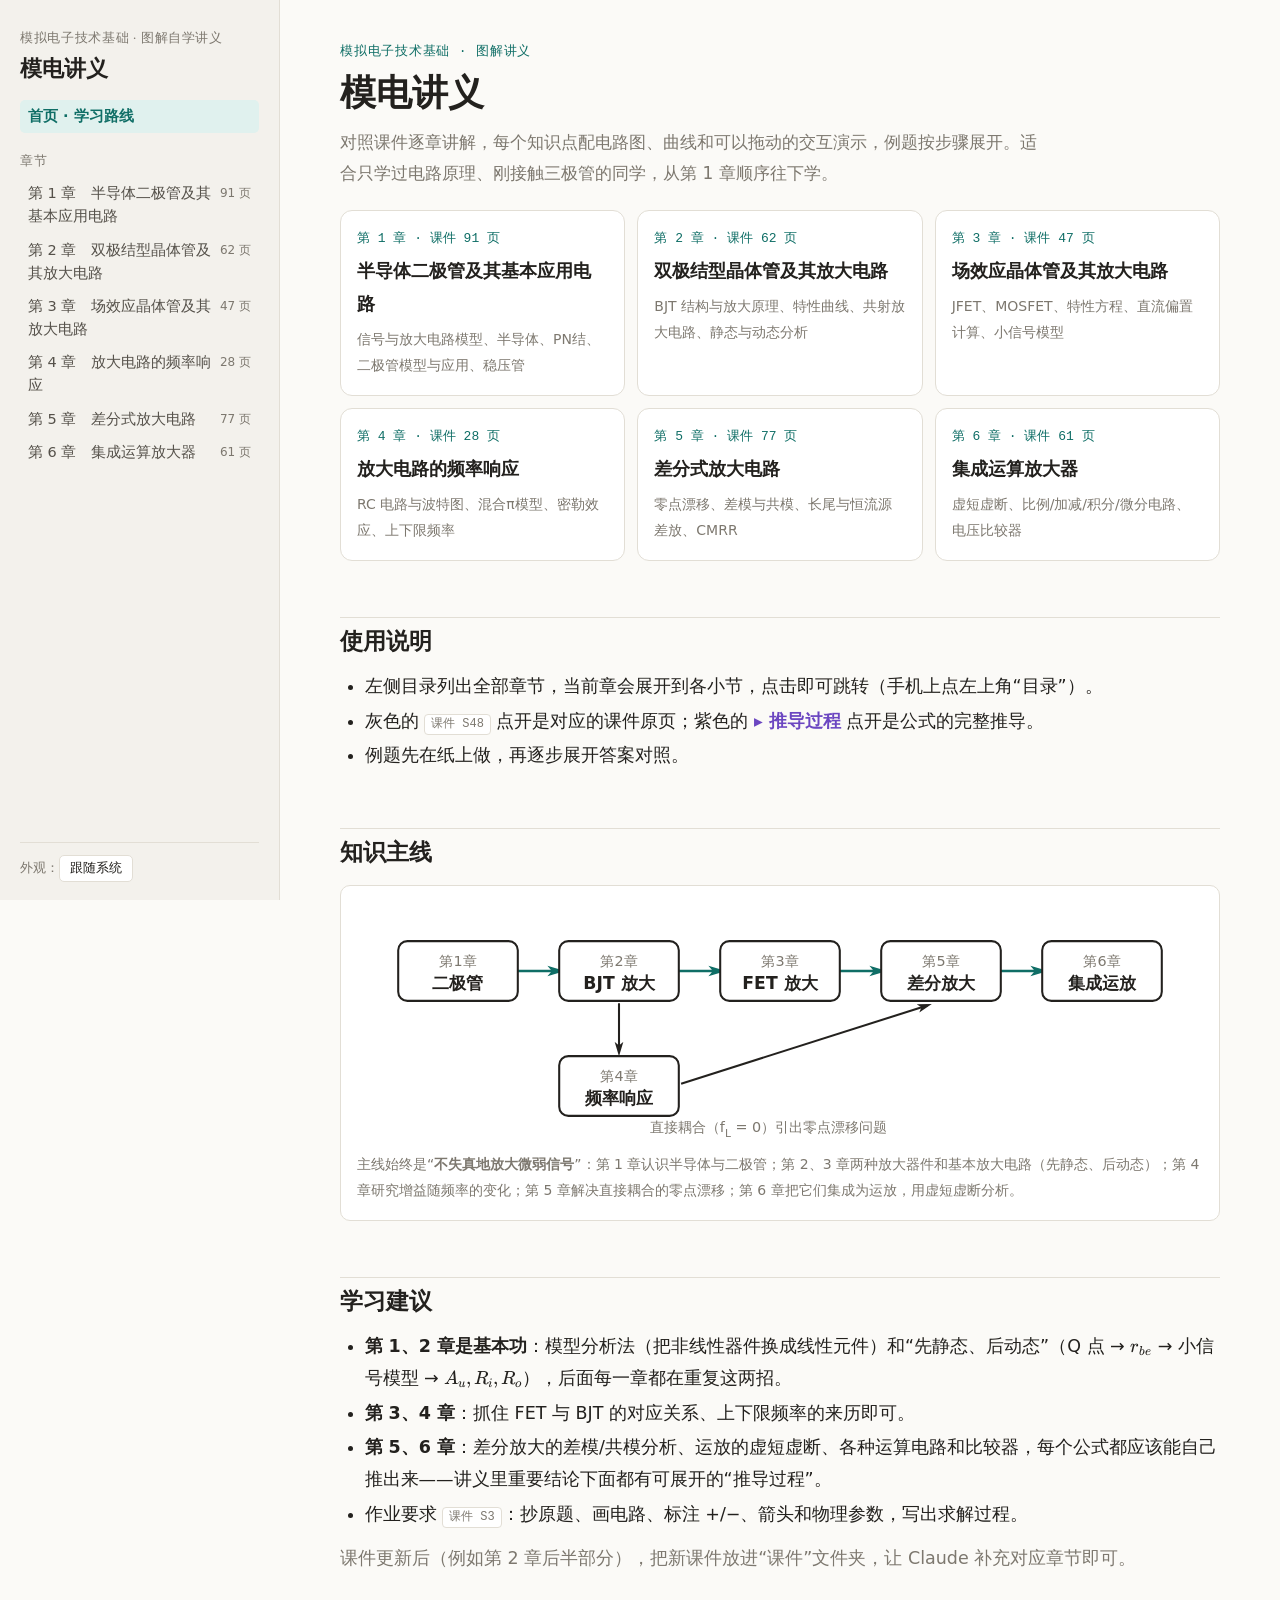
<file: index.html>
<!doctype html>
<html lang="zh-CN">
<head>
<meta charset="utf-8">
<meta name="viewport" content="width=device-width,initial-scale=1">
<title>模电讲义 · 目录</title>
<link rel="stylesheet" href="assets/katex/katex.min.css">
<link rel="stylesheet" href="assets/style.css?v=20261129">
</head>
<body>
<div class="layout">
<article>
<div class="eyebrow">模拟电子技术基础 · 图解讲义</div>
<h1>模电讲义</h1>
<p class="lead">对照课件逐章讲解，每个知识点配电路图、曲线和可以拖动的交互演示，例题按步骤展开。适合只学过电路原理、刚接触三极管的同学，从第 1 章顺序往下学。</p>

<div class="chgrid" id="chs"></div>

<h2 id="how">使用说明</h2>
<ul>
<li>左侧目录列出全部章节，当前章会展开到各小节，点击即可跳转（手机上点左上角“目录”）。</li>
<li>灰色的 <span class="src" style="cursor:default">课件 S48</span> 点开是对应的课件原页；紫色的 <b style="color:var(--violet)">▸ 推导过程</b> 点开是公式的完整推导。</li>
<li>例题先在纸上做，再逐步展开答案对照。</li>
</ul>

<h2 id="path">知识主线</h2>
<div class="panel fig"><svg id="road" class="wide" viewBox="0 0 680 210" role="img" aria-label="知识主线"></svg>
<div class="cap">主线始终是“<b>不失真地放大微弱信号</b>”：第 1 章认识半导体与二极管；第 2、3 章两种放大器件和基本放大电路（先静态、后动态）；第 4 章研究增益随频率的变化；第 5 章解决直接耦合的零点漂移；第 6 章把它们集成为运放，用虚短虚断分析。</div></div>

<h2 id="tips">学习建议</h2>
<ul>
<li><b>第 1、2 章是基本功</b>：模型分析法（把非线性器件换成线性元件）和“先静态、后动态”（Q 点 → \(r_{be}\) → 小信号模型 → \(A_u, R_i, R_o\)），后面每一章都在重复这两招。</li>
<li><b>第 3、4 章</b>：抓住 FET 与 BJT 的对应关系、上下限频率的来历即可。</li>
<li><b>第 5、6 章</b>：差分放大的差模/共模分析、运放的虚短虚断、各种运算电路和比较器，每个公式都应该能自己推出来——讲义里重要结论下面都有可展开的“推导过程”。</li>
<li>作业要求 <a class="src" data-s="1:3"></a>：抄原题、画电路、标注 +/−、箭头和物理参数，写出求解过程。</li>
</ul>
<p class="muted">课件更新后（例如第 2 章后半部分），把新课件放进“课件”文件夹，让 Claude 补充对应章节即可。</p>
</article>
</div>
<script src="assets/katex/katex.min.js"></script>
<script src="assets/katex/auto-render.min.js"></script>
<script src="assets/common.js?v=20261129"></script>
<script>
(function(){
document.getElementById('chs').innerHTML = CHAPTERS.map(function(c){
  return '<a class="chcard" href="' + c.file + '"><div class="no">第 ' + c.n + ' 章 · 课件 ' + c.slides + ' 页' + '</div><h3>' + c.title + '</h3><p>' + c.desc + '</p></a>'; }).join('');
var s = new Sch('road');
var nodes = [[60, 60, '第1章', '二极管'], [200, 60, '第2章', 'BJT 放大'], [340, 60, '第3章', 'FET 放大'], [200, 160, '第4章', '频率响应'], [480, 60, '第5章', '差分放大'], [620, 60, '第6章', '集成运放']];
s.arrow(110, 60, 148, 60, '', 'acc'); s.arrow(250, 60, 288, 60, '', 'acc'); s.arrow(390, 60, 428, 60, '', 'acc'); s.arrow(530, 60, 568, 60, '', 'acc');
s.arrow(200, 88, 200, 130, '', 'ink'); s.arrow(254, 158, 468, 90, '', 'ink');
nodes.forEach(function(n){ mk('rect', {x:n[0] - 52, y:n[1] - 26, width:104, height:52, rx:8, class:'body'}, s.g); s.text(n[0], n[1] - 4, n[2], 'ts', 'middle'); s.text(n[0], n[1] + 16, n[3], 'tb', 'middle'); });
s.text(330, 200, '直接耦合（f_L = 0）引出零点漂移问题', 'ts', 'middle');
initPage(0);
})();
</script>
</body>
</html>
</file>
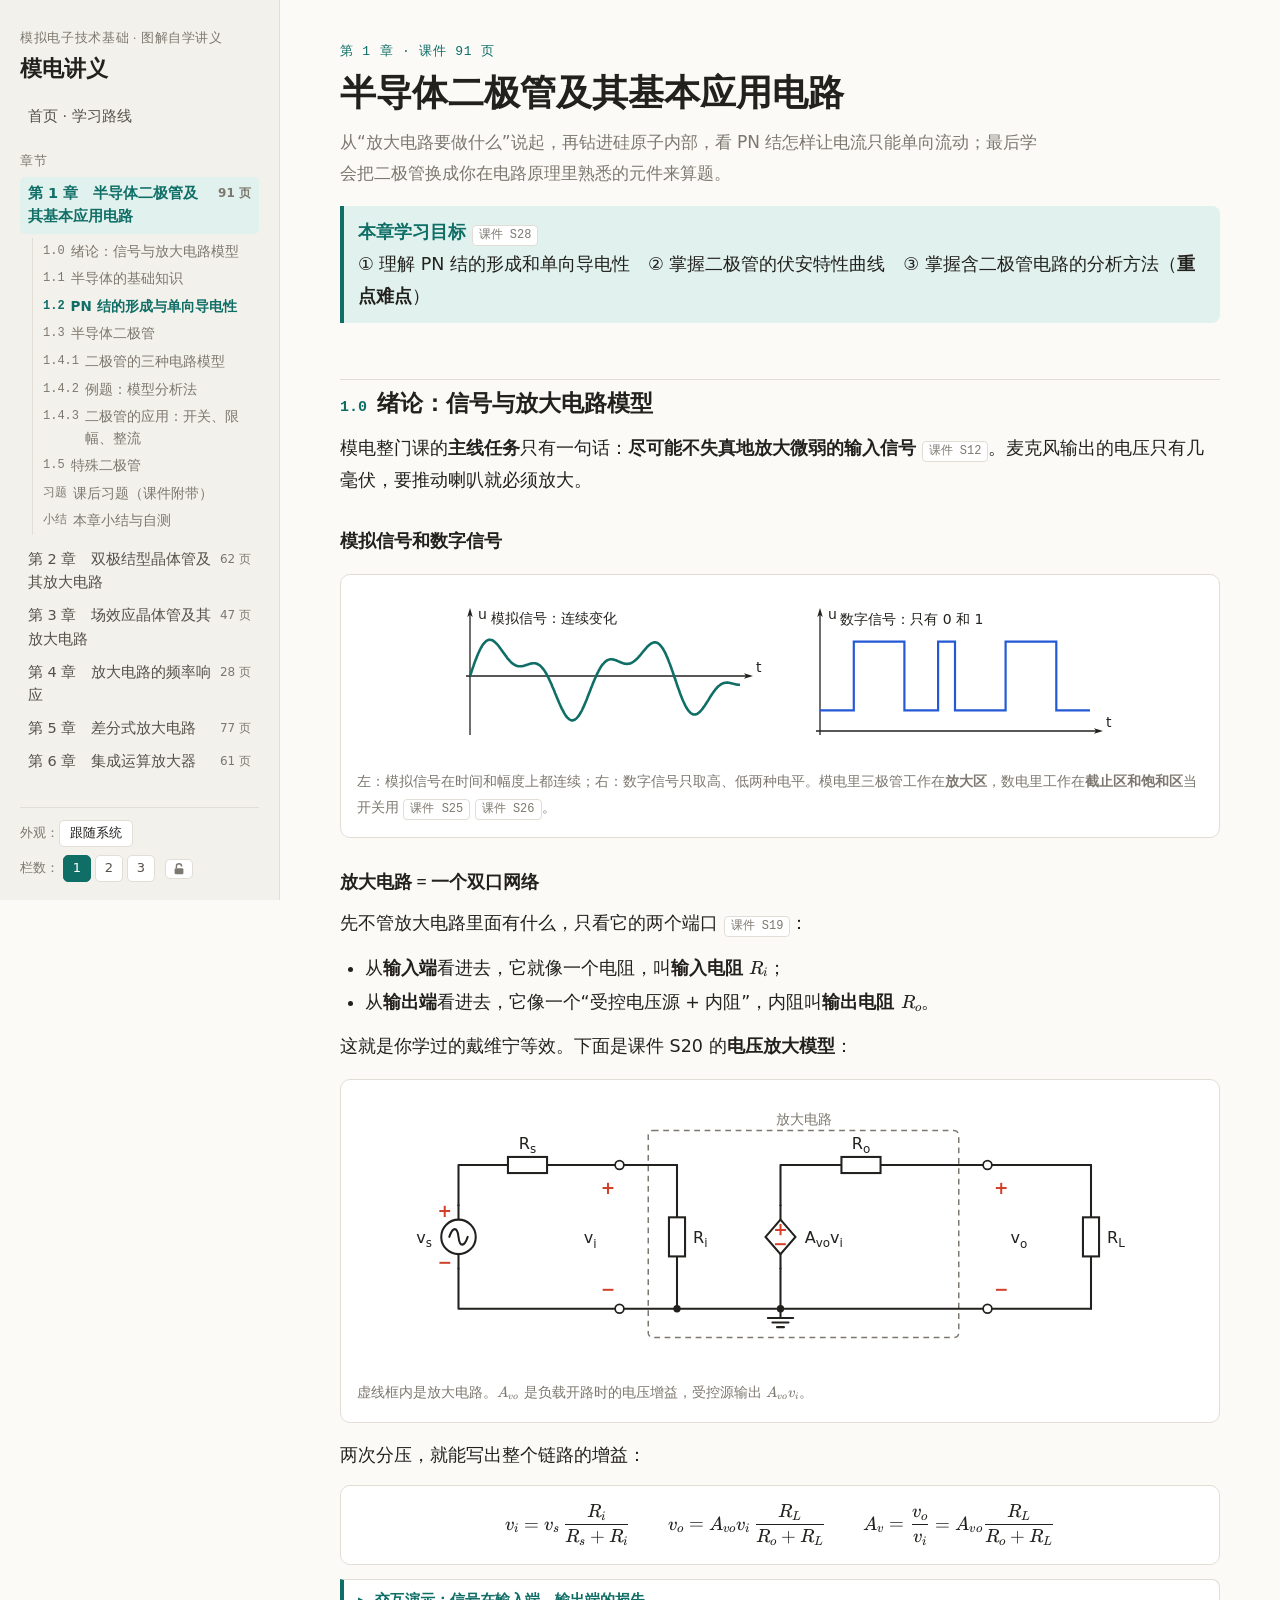
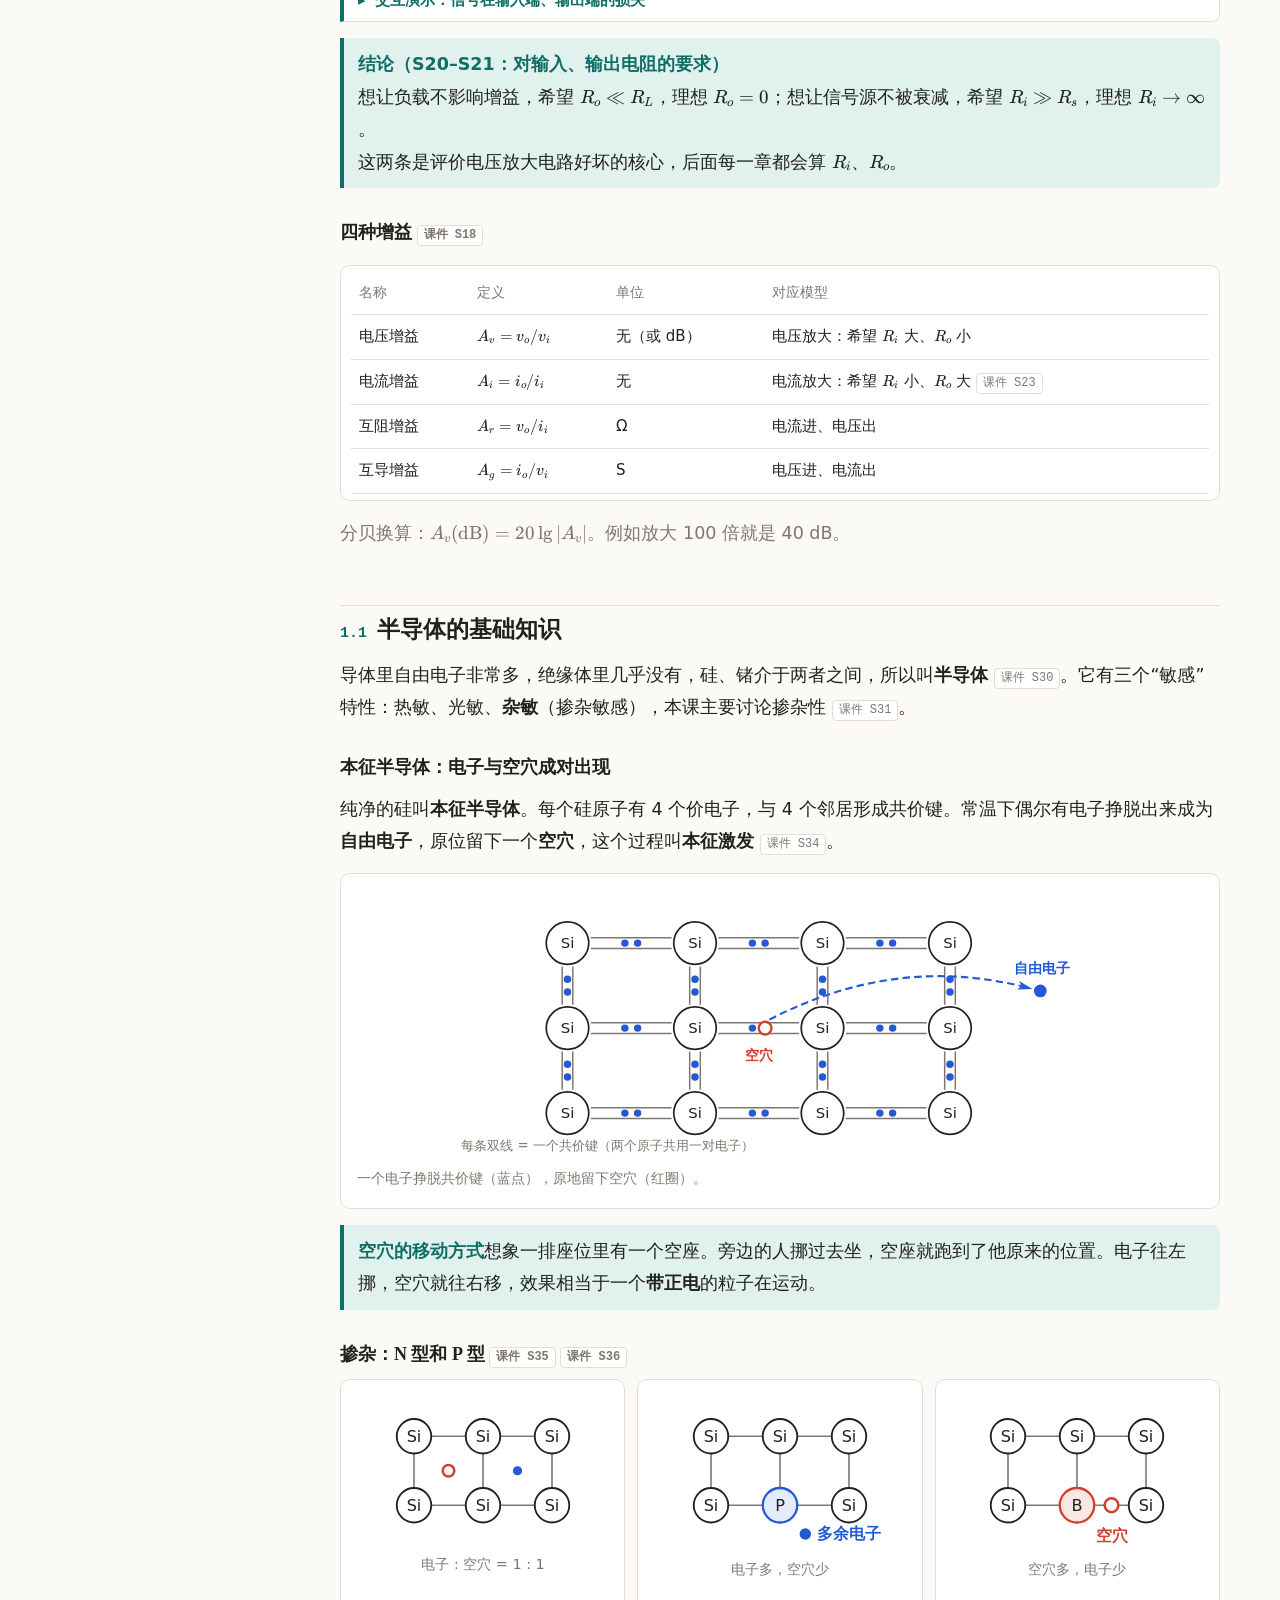
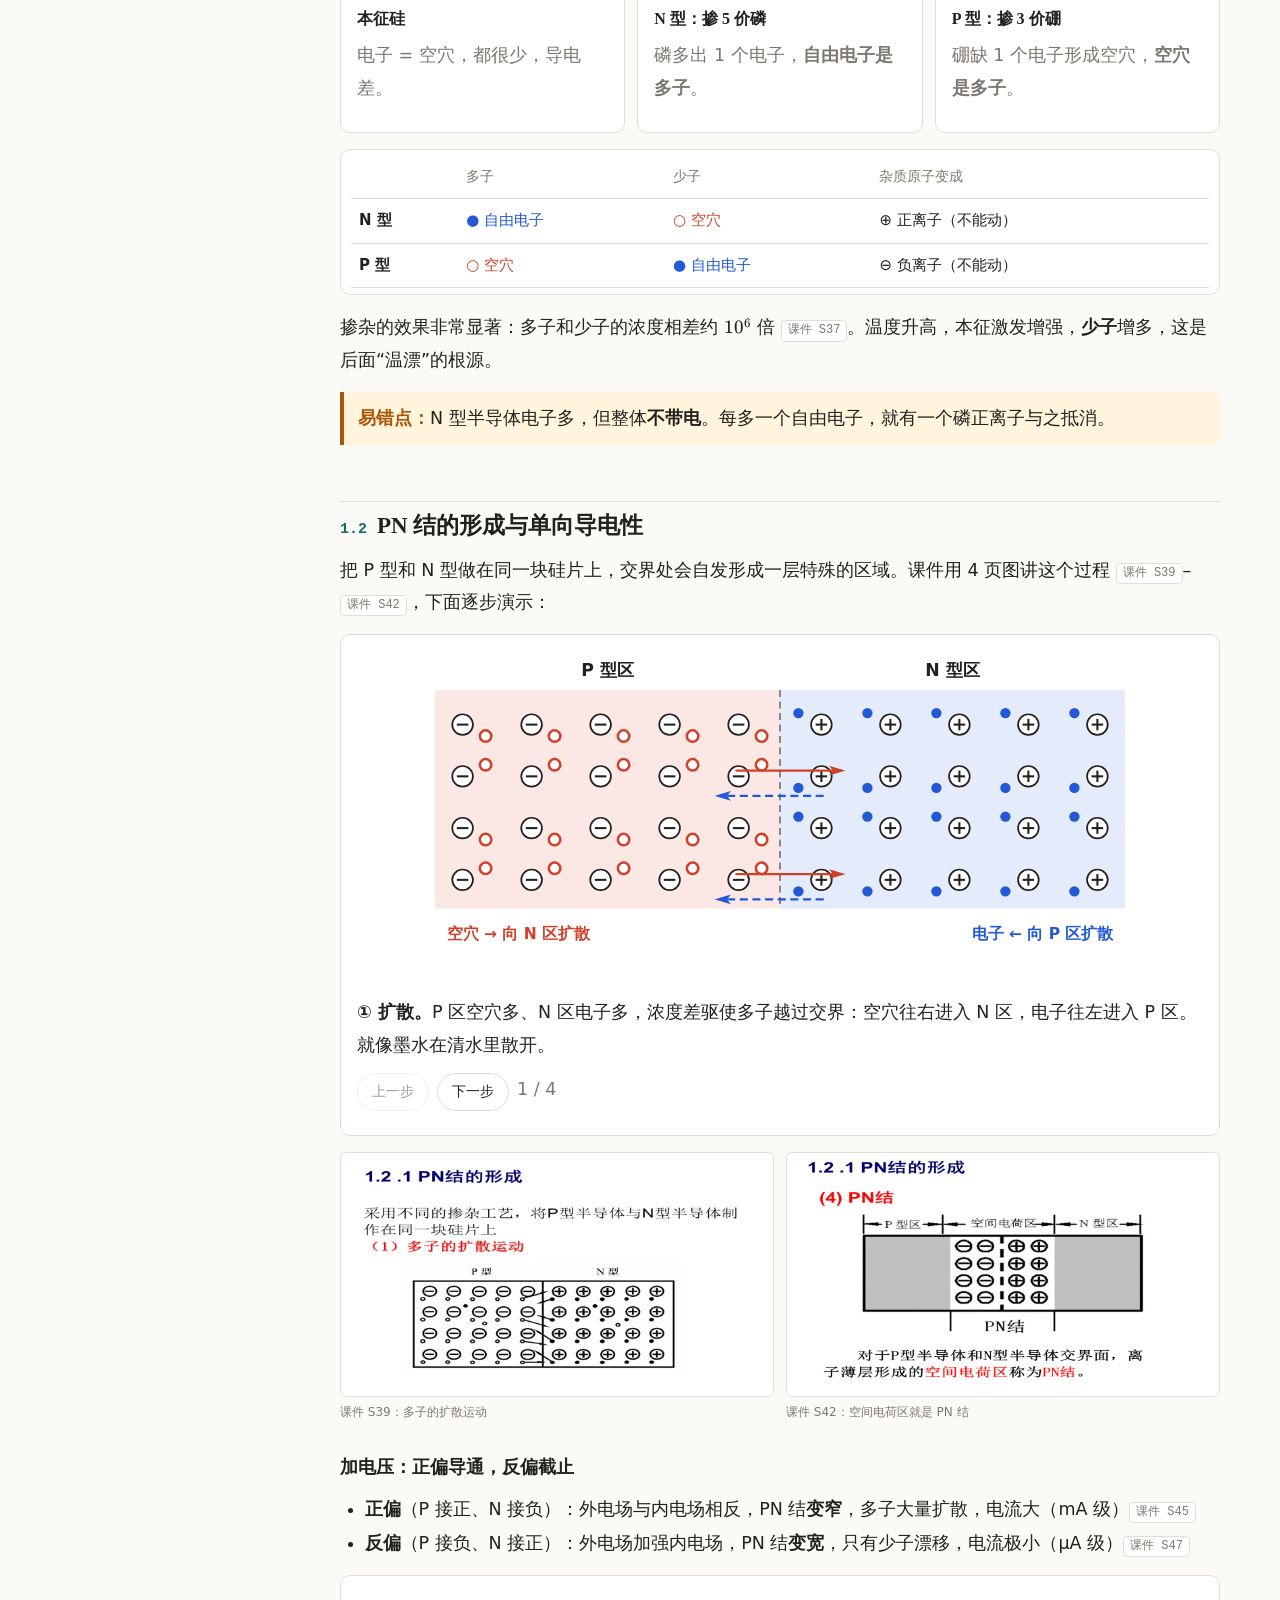
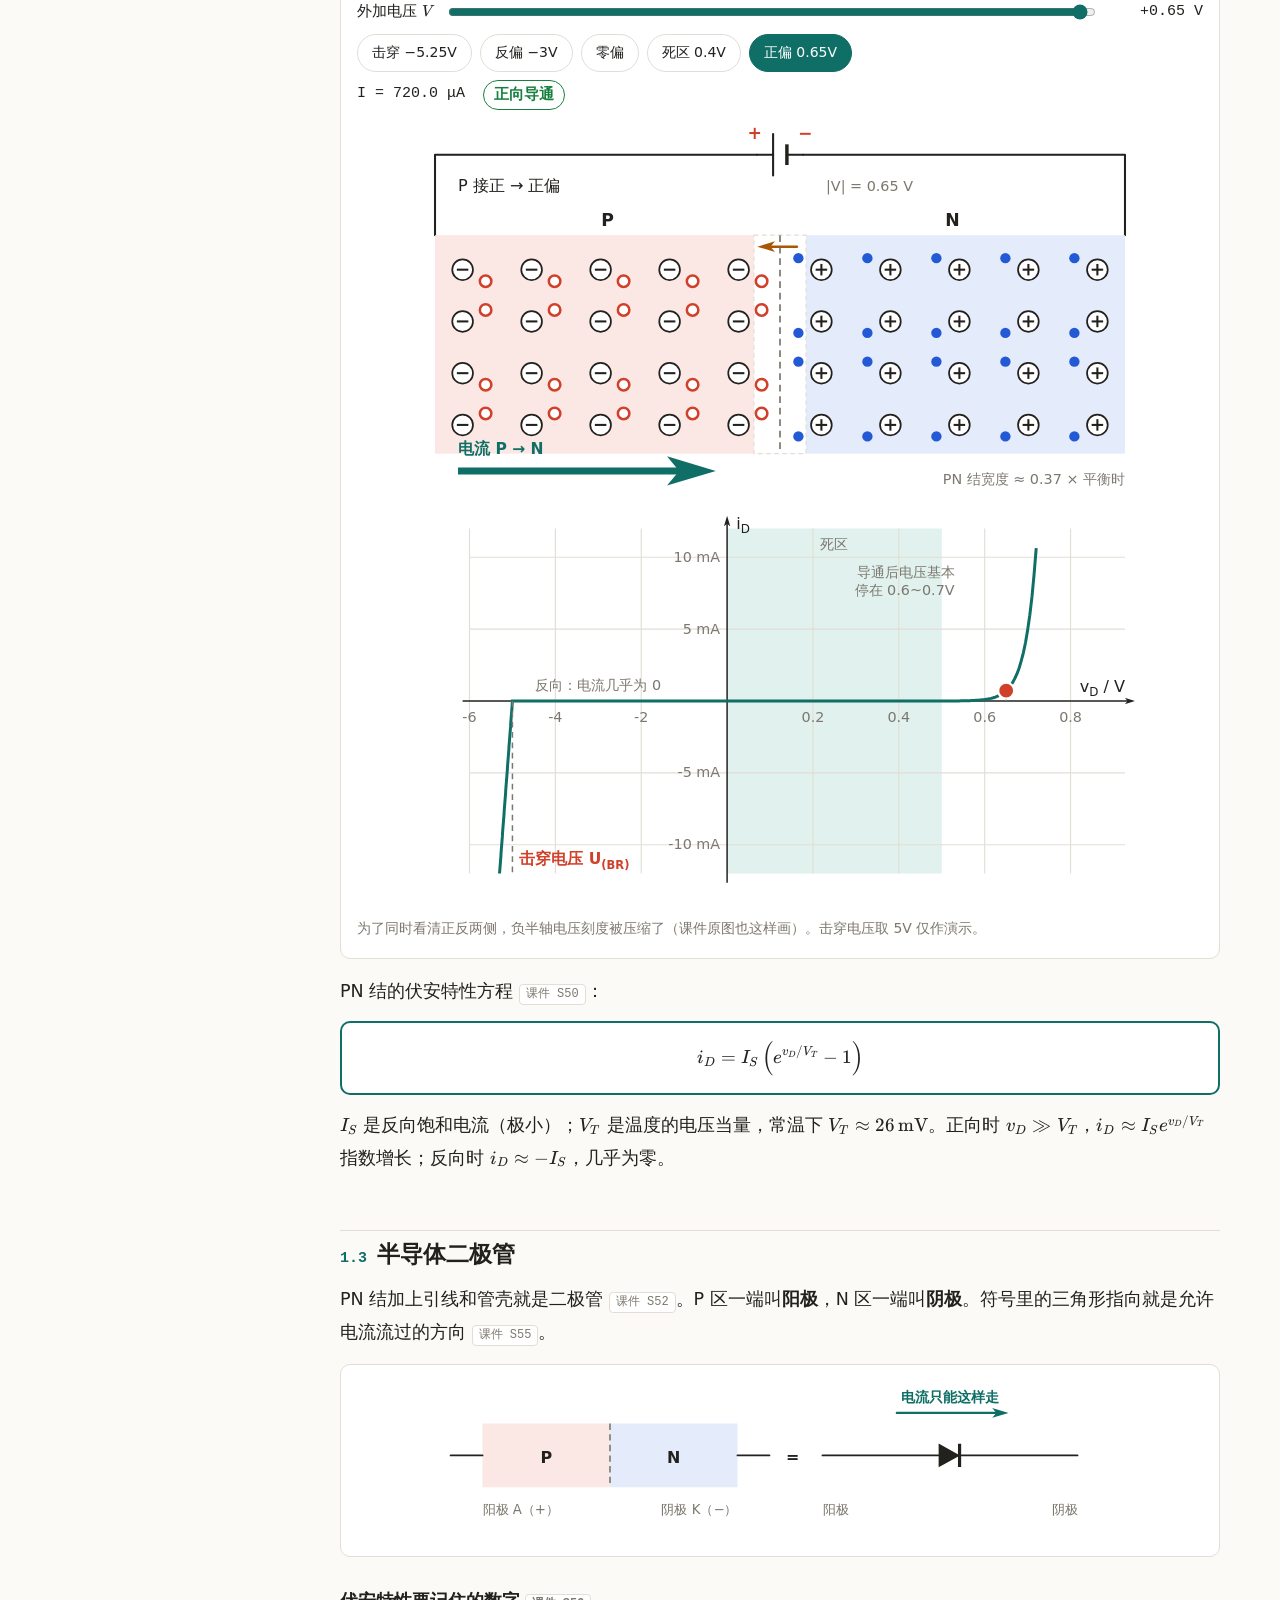
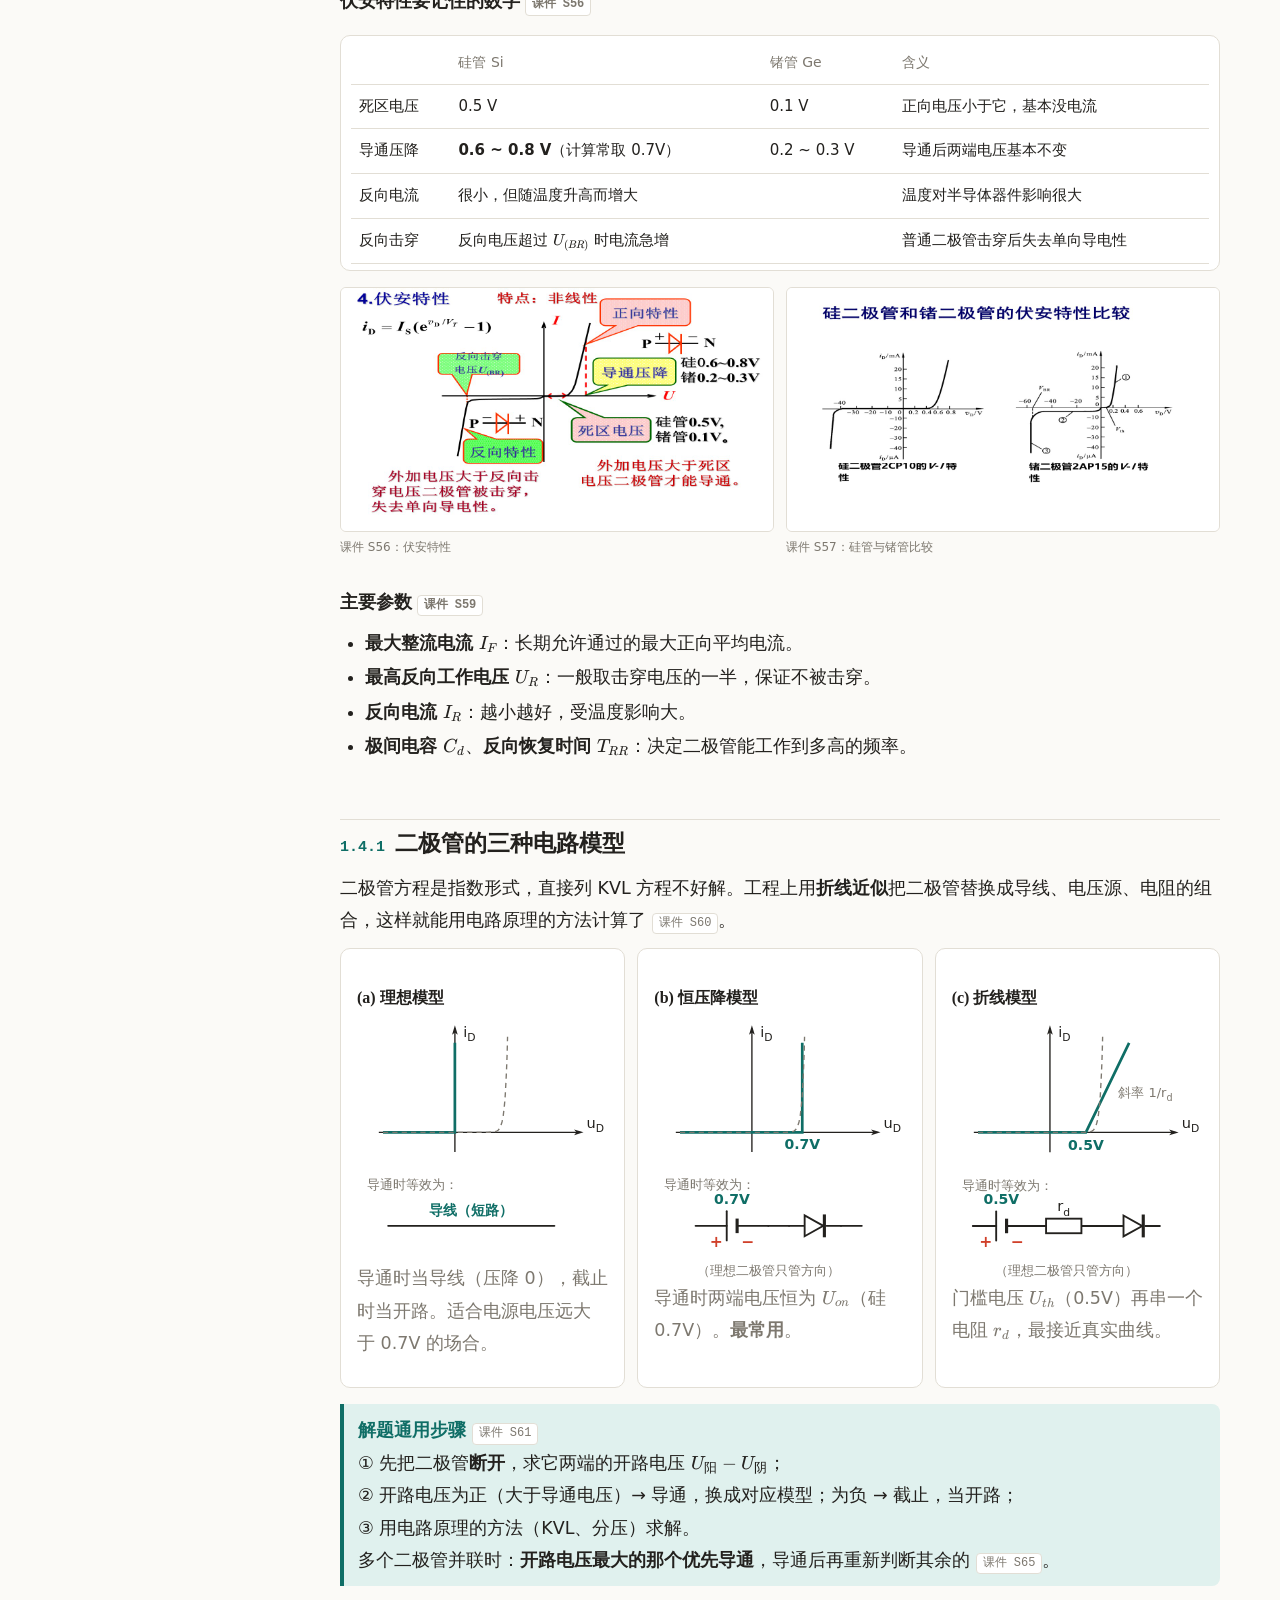
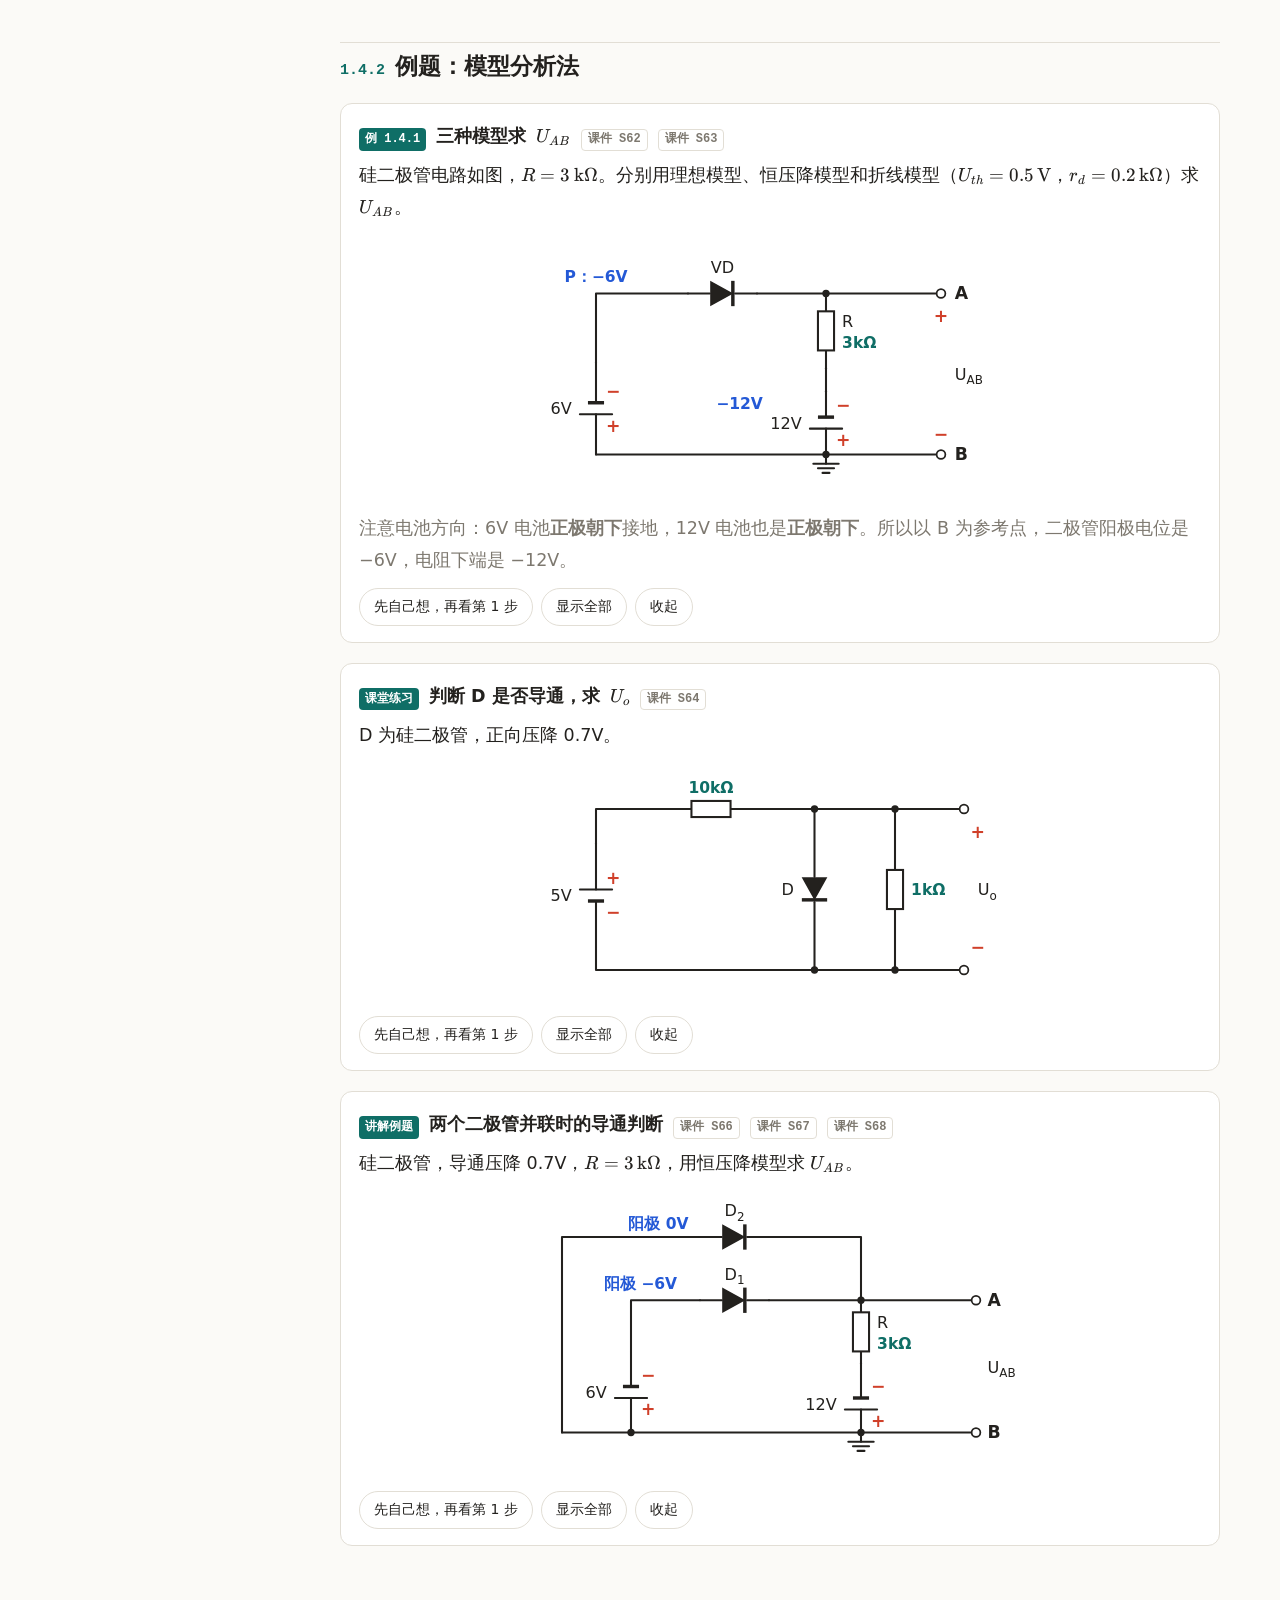
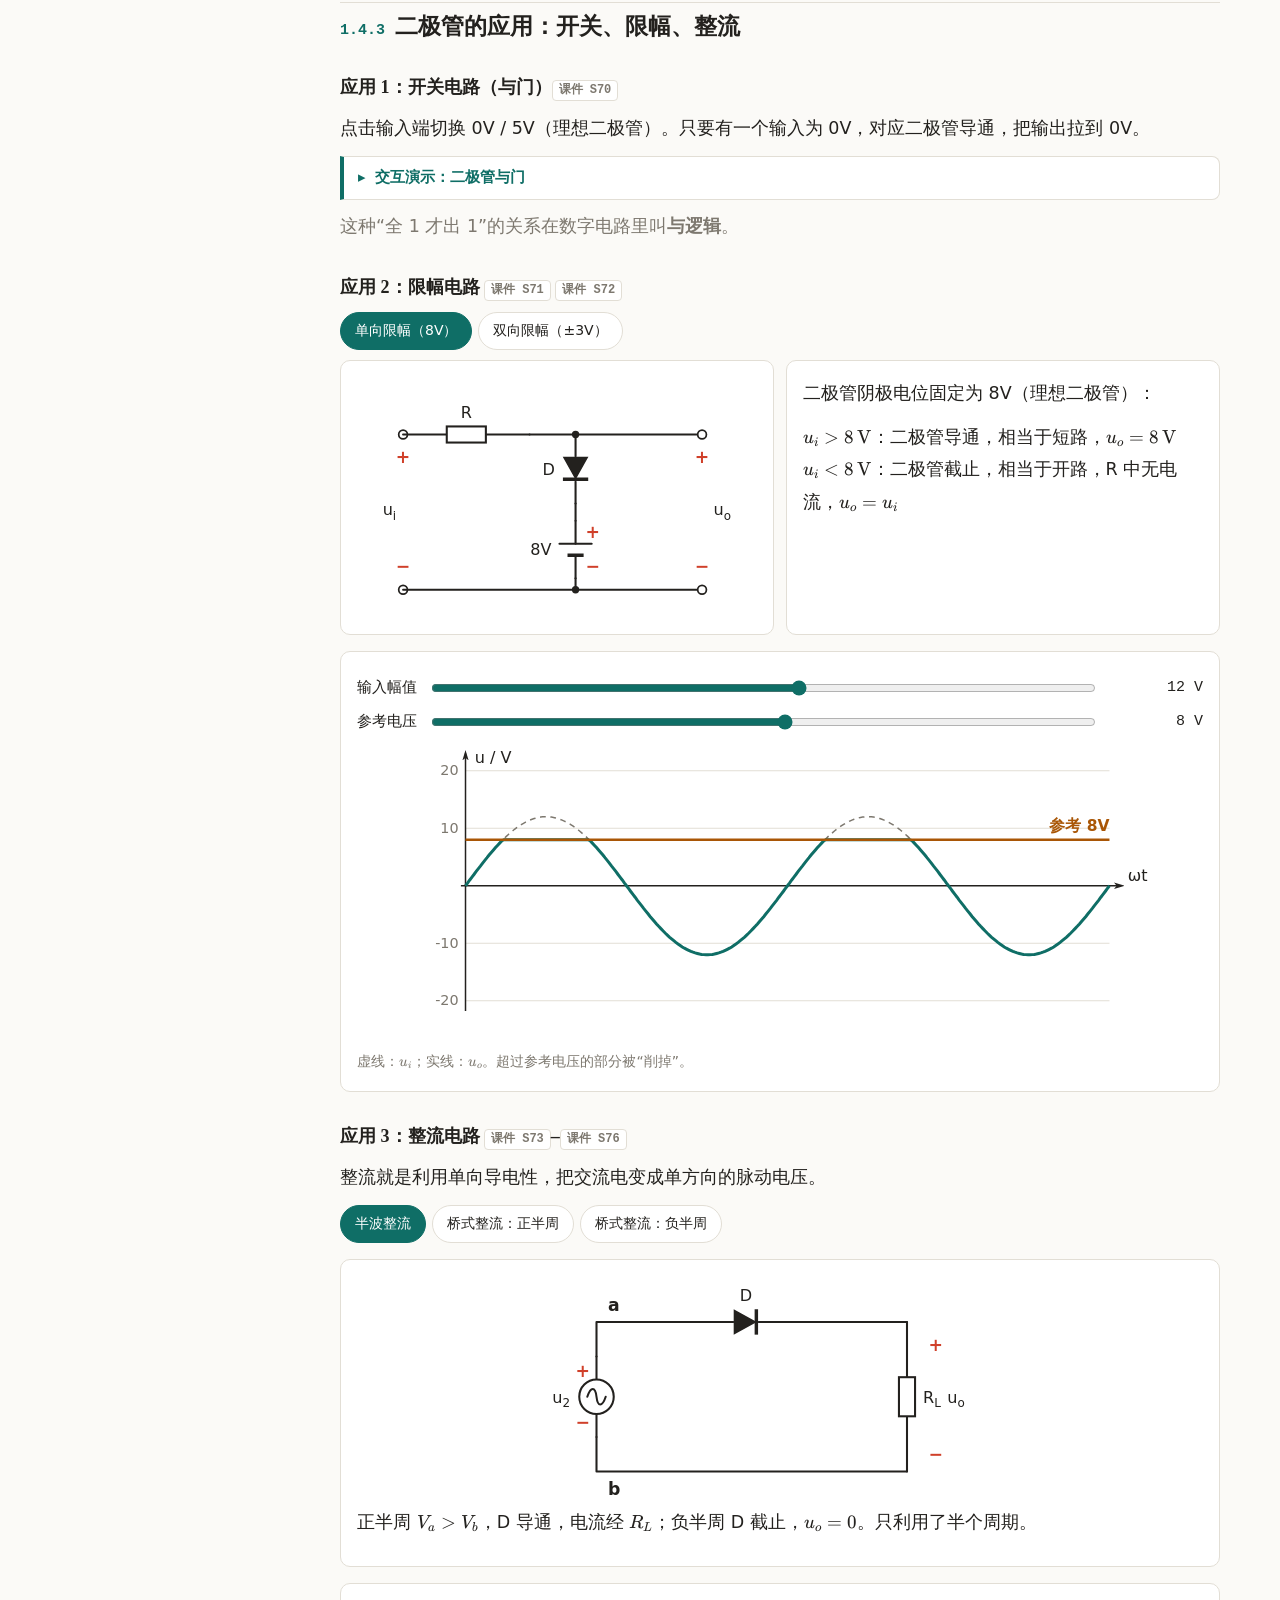
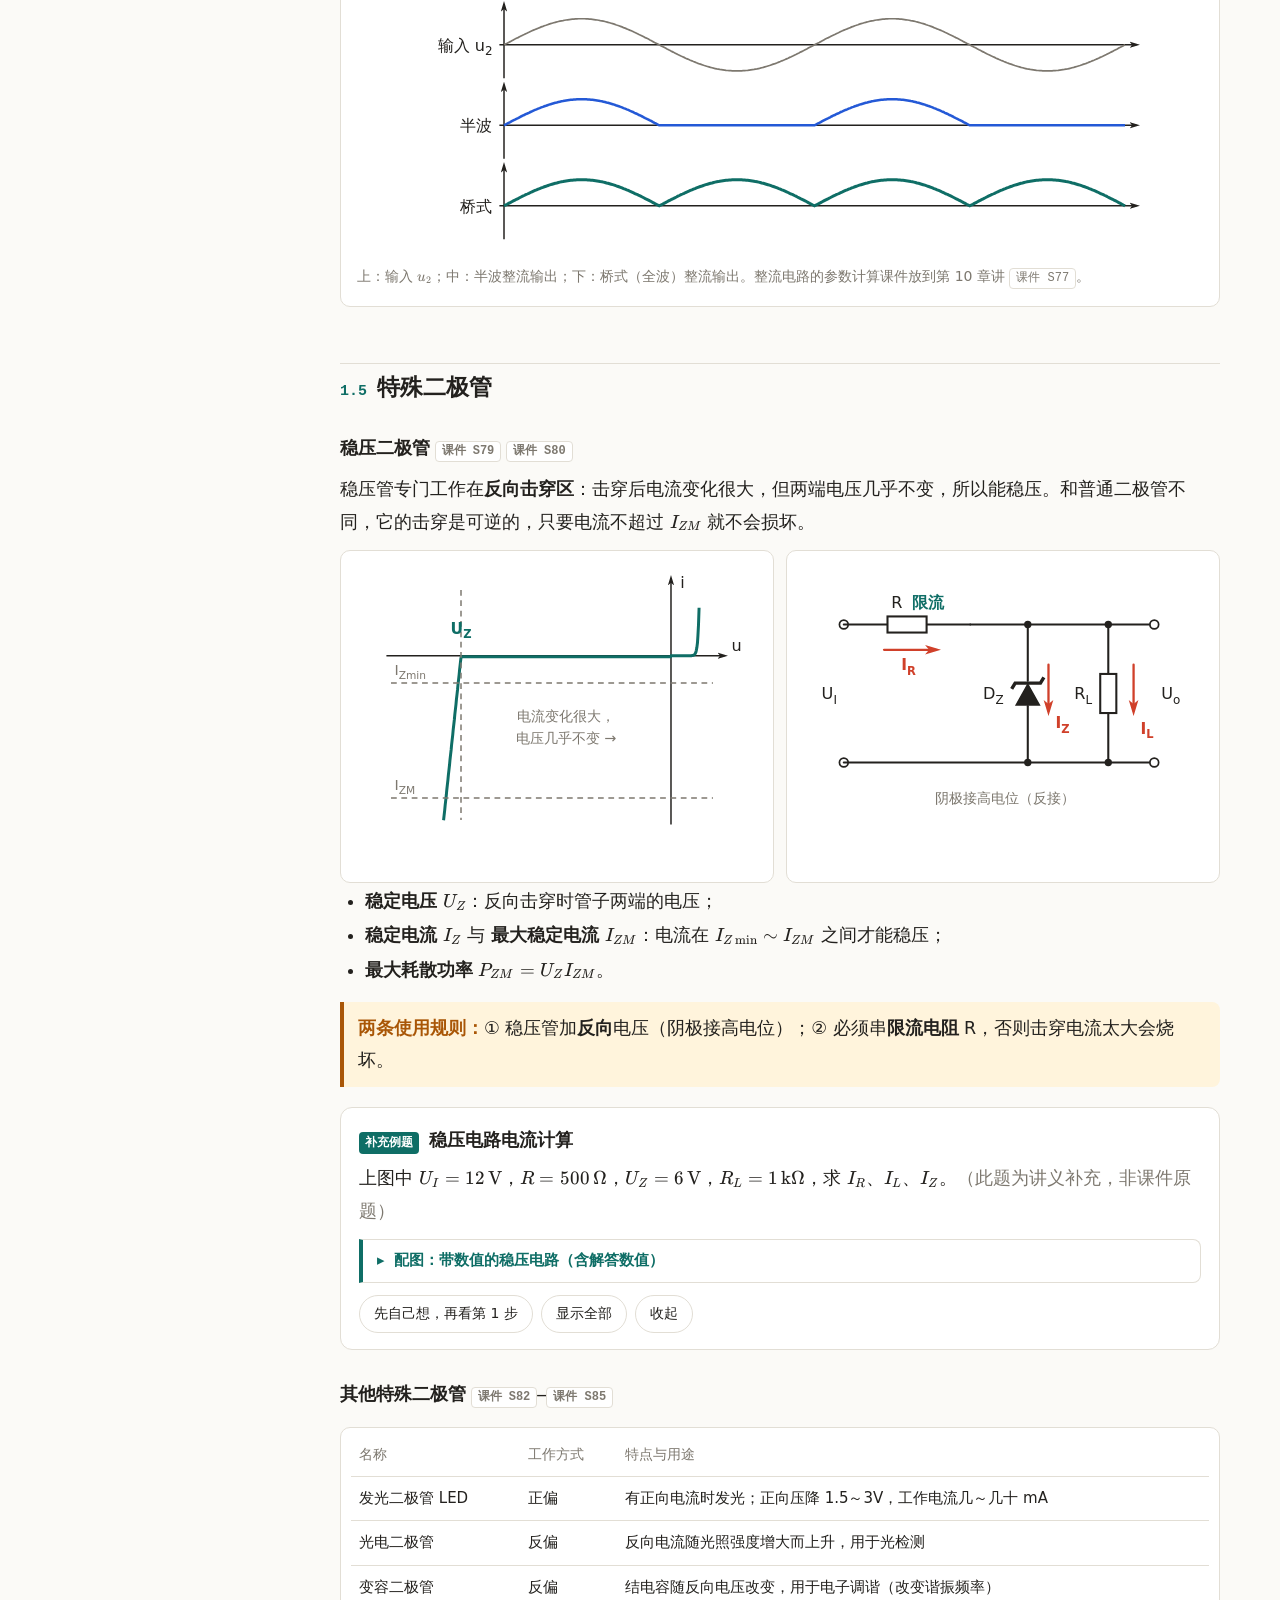
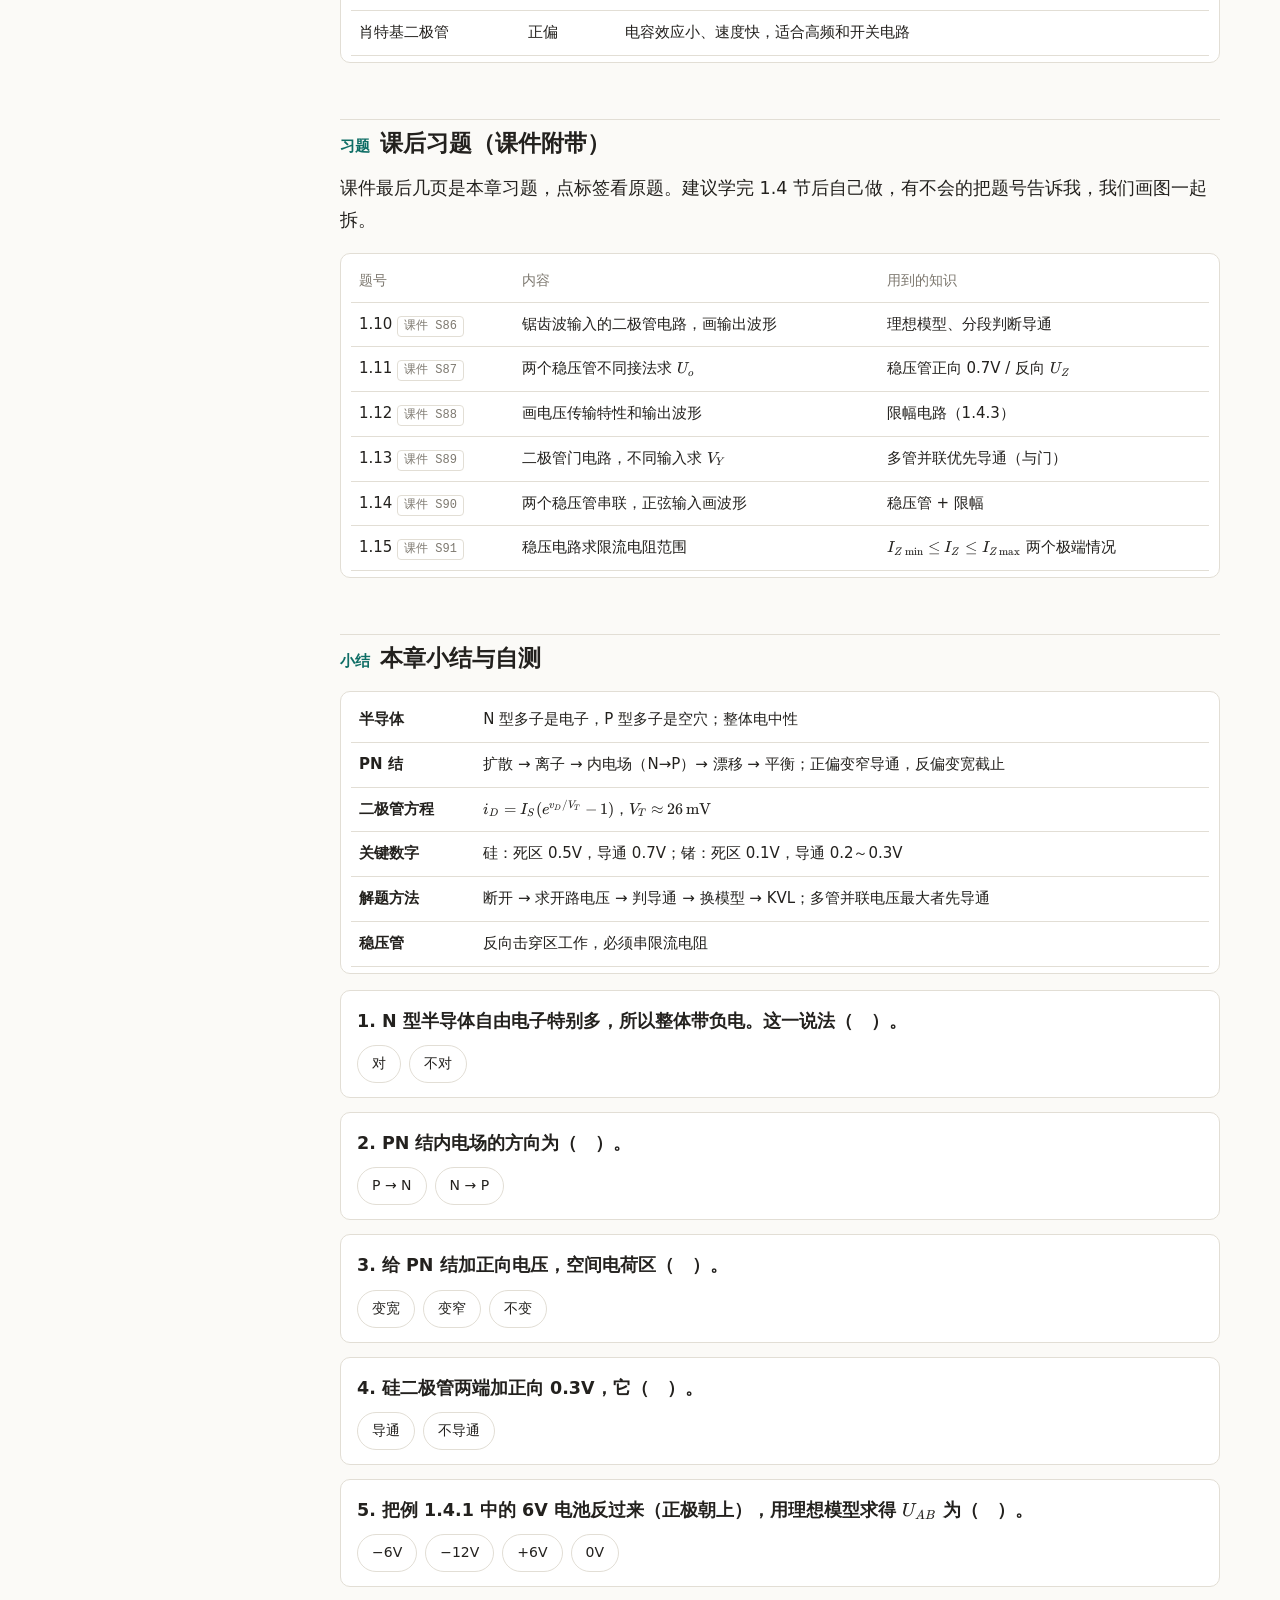
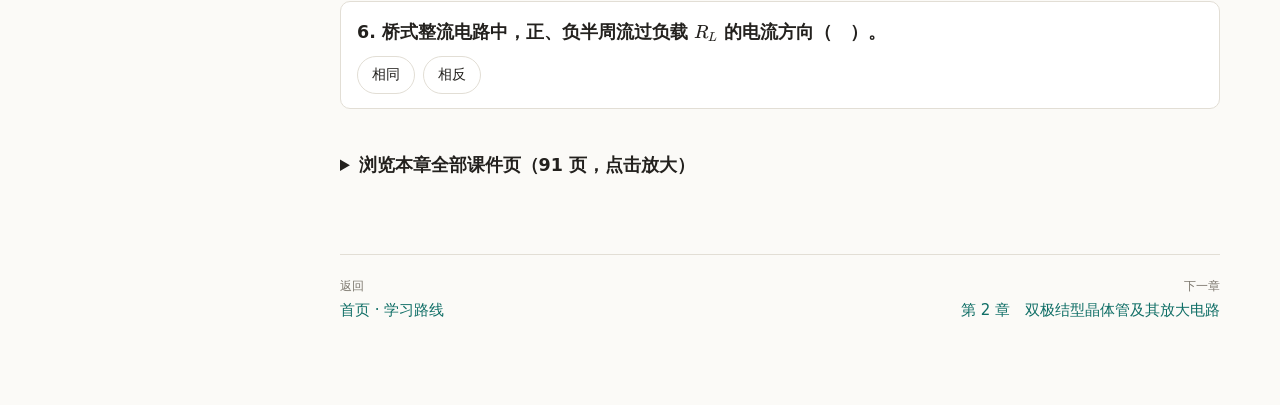
<file: ch1.html>
<!doctype html>
<html lang="zh-CN">
<head>
<meta charset="utf-8">
<meta name="viewport" content="width=device-width,initial-scale=1">
<title>第1章 半导体二极管 · 模电讲义</title>
<link rel="stylesheet" href="assets/katex/katex.min.css">
<link rel="stylesheet" href="assets/style.css?v=20261129">
</head>
<body>
<div class="layout">
<nav class="toc" aria-label="本章目录"></nav>
<article>
<div class="eyebrow">第 1 章 · 课件 91 页</div>
<h1>半导体二极管及其基本应用电路</h1>
<p class="lead">从“放大电路要做什么”说起，再钻进硅原子内部，看 PN 结怎样让电流只能单向流动；最后学会把二极管换成你在电路原理里熟悉的元件来算题。</p>
<div class="key"><b>本章学习目标</b> <a class="src" data-s="28"></a><br>① 理解 PN 结的形成和单向导电性　② 掌握二极管的伏安特性曲线　③ 掌握含二极管电路的分析方法（<b>重点难点</b>）</div>

<!-- ================= 绪论 ================= -->
<h2 id="intro"><span class="n">1.0</span>绪论：信号与放大电路模型</h2>
<p>模电整门课的<b>主线任务</b>只有一句话：<b>尽可能不失真地放大微弱的输入信号</b> <a class="src" data-s="12"></a>。麦克风输出的电压只有几毫伏，要推动喇叭就必须放大。</p>
<h3>模拟信号和数字信号</h3>
<div class="panel fig"><svg id="sigs" viewBox="0 0 680 170" role="img" aria-label="模拟信号与数字信号"></svg>
<div class="cap">左：模拟信号在时间和幅度上都连续；右：数字信号只取高、低两种电平。模电里三极管工作在<b>放大区</b>，数电里工作在<b>截止区和饱和区</b>当开关用 <a class="src" data-s="25"></a> <a class="src" data-s="26"></a>。</div></div>

<h3>放大电路 = 一个双口网络</h3>
<p>先不管放大电路里面有什么，只看它的两个端口 <a class="src" data-s="19"></a>：</p>
<ul>
<li>从<b>输入端</b>看进去，它就像一个电阻，叫<b>输入电阻 \(R_i\)</b>；</li>
<li>从<b>输出端</b>看进去，它像一个“受控电压源 + 内阻”，内阻叫<b>输出电阻 \(R_o\)</b>。</li>
</ul>
<p>这就是你学过的戴维宁等效。下面是课件 S20 的<b>电压放大模型</b>：</p>
<div class="panel fig"><svg id="ampModel" class="wide" viewBox="0 0 660 240" role="img" aria-label="电压放大模型"></svg>
<div class="cap">虚线框内是放大电路。\(A_{vo}\) 是负载开路时的电压增益，受控源输出 \(A_{vo}v_i\)。</div></div>
<p>两次分压，就能写出整个链路的增益：</p>
<div class="formula">\[ v_i = v_s\,\frac{R_i}{R_s+R_i}\qquad v_o = A_{vo}v_i\,\frac{R_L}{R_o+R_L}\qquad A_v=\frac{v_o}{v_i}=A_{vo}\frac{R_L}{R_o+R_L} \]</div>
<details class="figfold demo"><summary>交互演示：信号在输入端、输出端的损失</summary>
<div class="panel">
<b>动手试一试：</b>调节电阻，观察信号在输入端和输出端各自的损失（取 \(A_{vo}=100\)）。
<div class="ctl"><label for="mRs">\(R_s\)</label><input type="range" id="mRs" min="-1" max="2" step="0.01" value="0"><output for="mRs"></output></div>
<div class="ctl"><label for="mRi">\(R_i\)</label><input type="range" id="mRi" min="-1" max="3" step="0.01" value="1"><output for="mRi"></output></div>
<div class="ctl"><label for="mRo">\(R_o\)</label><input type="range" id="mRo" min="-2" max="1" step="0.01" value="0"><output for="mRo"></output></div>
<div class="ctl"><label for="mRL">\(R_L\)</label><input type="range" id="mRL" min="-1" max="2" step="0.01" value="0.7"><output for="mRL"></output></div>
<div class="fig"><svg id="ampBars" viewBox="0 0 640 120" role="img" aria-label="增益条形图"></svg></div>
</div>
</details>
<div class="key"><b>结论（S20–S21：对输入、输出电阻的要求）</b><br>
想让负载不影响增益，希望 \(R_o \ll R_L\)，理想 \(R_o=0\)；想让信号源不被衰减，希望 \(R_i \gg R_s\)，理想 \(R_i\to\infty\)。<br>这两条是评价电压放大电路好坏的核心，后面每一章都会算 \(R_i\)、\(R_o\)。</div>
<h3>四种增益 <a class="src" data-s="18"></a></h3>
<div class="tbl"><table>
<thead><tr><th>名称</th><th>定义</th><th>单位</th><th>对应模型</th></tr></thead>
<tbody>
<tr><td>电压增益</td><td>\(A_v = v_o / v_i\)</td><td>无（或 dB）</td><td>电压放大：希望 \(R_i\) 大、\(R_o\) 小</td></tr>
<tr><td>电流增益</td><td>\(A_i = i_o / i_i\)</td><td>无</td><td>电流放大：希望 \(R_i\) 小、\(R_o\) 大 <a class="src" data-s="23"></a></td></tr>
<tr><td>互阻增益</td><td>\(A_r = v_o / i_i\)</td><td>Ω</td><td>电流进、电压出</td></tr>
<tr><td>互导增益</td><td>\(A_g = i_o / v_i\)</td><td>S</td><td>电压进、电流出</td></tr>
</tbody></table></div>
<p class="muted">分贝换算：\(A_v(\mathrm{dB}) = 20\lg|A_v|\)。例如放大 100 倍就是 40 dB。</p>

<!-- ================= 1.1 ================= -->
<h2 id="semi"><span class="n">1.1</span>半导体的基础知识</h2>
<p>导体里自由电子非常多，绝缘体里几乎没有，硅、锗介于两者之间，所以叫<b>半导体</b> <a class="src" data-s="30"></a>。它有三个“敏感”特性：热敏、光敏、<b>杂敏</b>（掺杂敏感），本课主要讨论掺杂性 <a class="src" data-s="31"></a>。</p>
<h3>本征半导体：电子与空穴成对出现</h3>
<p>纯净的硅叫<b>本征半导体</b>。每个硅原子有 4 个价电子，与 4 个邻居形成共价键。常温下偶尔有电子挣脱出来成为<b>自由电子</b>，原位留下一个<b>空穴</b>，这个过程叫<b>本征激发</b> <a class="src" data-s="34"></a>。</p>
<div class="panel fig"><svg id="lattice" viewBox="0 0 640 250" role="img" aria-label="硅晶格本征激发"></svg>
<div class="cap">一个电子挣脱共价键（蓝点），原地留下空穴（红圈）。</div></div>
<div class="key"><b>空穴的移动方式</b>想象一排座位里有一个空座。旁边的人挪过去坐，空座就跑到了他原来的位置。电子往左挪，空穴就往右移，效果相当于一个<b>带正电</b>的粒子在运动。</div>
<h3>掺杂：N 型和 P 型 <a class="src" data-s="35"></a> <a class="src" data-s="36"></a></h3>
<div class="grid3">
<div class="panel"><svg viewBox="0 0 200 165" role="img" aria-label="本征硅"><g id="mini-i"></g></svg><h4>本征硅</h4><p class="muted">电子 = 空穴，都很少，导电差。</p></div>
<div class="panel"><svg viewBox="0 0 200 165" role="img" aria-label="N型"><g id="mini-n"></g></svg><h4>N 型：掺 5 价磷</h4><p class="muted">磷多出 1 个电子，<b>自由电子是多子</b>。</p></div>
<div class="panel"><svg viewBox="0 0 200 165" role="img" aria-label="P型"><g id="mini-p"></g></svg><h4>P 型：掺 3 价硼</h4><p class="muted">硼缺 1 个电子形成空穴，<b>空穴是多子</b>。</p></div>
</div>
<div class="tbl"><table>
<thead><tr><th></th><th>多子</th><th>少子</th><th>杂质原子变成</th></tr></thead>
<tbody>
<tr><td><b>N 型</b></td><td class="c-blue">● 自由电子</td><td class="c-red">○ 空穴</td><td>⊕ 正离子（不能动）</td></tr>
<tr><td><b>P 型</b></td><td class="c-red">○ 空穴</td><td class="c-blue">● 自由电子</td><td>⊖ 负离子（不能动）</td></tr>
</tbody></table></div>
<p>掺杂的效果非常显著：多子和少子的浓度相差约 \(10^6\) 倍 <a class="src" data-s="37"></a>。温度升高，本征激发增强，<b>少子</b>增多，这是后面“温漂”的根源。</p>
<div class="warn"><b>易错点：</b>N 型半导体电子多，但整体<b>不带电</b>。每多一个自由电子，就有一个磷正离子与之抵消。</div>

<!-- ================= 1.2 ================= -->
<h2 id="pn"><span class="n">1.2</span>PN 结的形成与单向导电性</h2>
<p>把 P 型和 N 型做在同一块硅片上，交界处会自发形成一层特殊的区域。课件用 4 页图讲这个过程 <a class="src" data-s="39"></a>–<a class="src" data-s="42"></a>，下面逐步演示：</p>
<div class="panel">
<div class="fig"><svg id="form" class="wide" viewBox="0 0 640 300" role="img" aria-label="PN结形成过程"></svg></div>
<div id="fcaps">
<p class="fcap"><b>① 扩散。</b>P 区空穴多、N 区电子多，浓度差驱使多子越过交界：空穴往右进入 N 区，电子往左进入 P 区。就像墨水在清水里散开。</p>
<p class="fcap"><b>② 复合，露出离子。</b>越过去的电子和空穴相遇复合。交界附近的可动载流子消失，只剩锁在晶格里的离子：P 侧 ⊖，N 侧 ⊕。</p>
<p class="fcap"><b>③ 内电场。</b>正负离子之间形成电场，方向从 ⊕ 指向 ⊖，即 <b>N → P</b>。它阻碍多子继续扩散，同时把少子拉向对面，这种电场驱动的运动叫<b>漂移</b>。</p>
<p class="fcap"><b>④ 动态平衡。</b>扩散与漂移相等时，宽度稳定。这层只有离子、没有可动载流子的区域叫<b>空间电荷区</b>（耗尽层），就是 <b>PN 结</b>。</p>
</div>
<div class="btns"><button type="button" id="fprev">上一步</button><button type="button" id="fnext">下一步</button><span class="muted" id="fidx"></span></div>
</div>
<div class="shots"><figure class="sl" data-s="39">多子的扩散运动</figure><figure class="sl" data-s="42">空间电荷区就是 PN 结</figure></div>
<h3>加电压：正偏导通，反偏截止</h3>
<ul>
<li><b>正偏</b>（P 接正、N 接负）：外电场与内电场相反，PN 结<b>变窄</b>，多子大量扩散，电流大（mA 级）<a class="src" data-s="45"></a></li>
<li><b>反偏</b>（P 接负、N 接正）：外电场加强内电场，PN 结<b>变宽</b>，只有少子漂移，电流极小（μA 级）<a class="src" data-s="47"></a></li>
</ul>
<div class="panel">
<div class="ctl"><label for="bias">外加电压 \(V\)</label><input id="bias" type="range" min="-5.4" max="0.72" step="0.01" value="0.65"><output for="bias"></output></div>
<div class="btns" id="presets">
<button type="button" data-v="-5.25">击穿 −5.25V</button><button type="button" data-v="-3">反偏 −3V</button><button type="button" data-v="0">零偏</button><button type="button" data-v="0.4">死区 0.4V</button><button type="button" data-v="0.65">正偏 0.65V</button>
</div>
<div class="readout" id="readout"></div>
<div class="fig"><svg id="biasSvg" class="wide" viewBox="0 0 640 325" role="img" aria-label="外加电压下的PN结"></svg></div>
<div class="fig"><svg id="ivSvg" class="wide" viewBox="0 0 640 360" role="img" aria-label="伏安特性"></svg></div>
<div class="cap">为了同时看清正反两侧，负半轴电压刻度被压缩了（课件原图也这样画）。击穿电压取 5V 仅作演示。</div>
</div>
<p>PN 结的伏安特性方程 <a class="src" data-s="50"></a>：</p>
<div class="formula boxed">\[ i_D = I_S\left(e^{v_D/V_T}-1\right) \]</div>
<p>\(I_S\) 是反向饱和电流（极小）；\(V_T\) 是温度的电压当量，常温下 \(V_T\approx 26\,\mathrm{mV}\)。正向时 \(v_D\gg V_T\)，\(i_D\approx I_S e^{v_D/V_T}\) 指数增长；反向时 \(i_D\approx -I_S\)，几乎为零。</p>

<!-- ================= 1.3 ================= -->
<h2 id="diode"><span class="n">1.3</span>半导体二极管</h2>
<p>PN 结加上引线和管壳就是二极管 <a class="src" data-s="52"></a>。P 区一端叫<b>阳极</b>，N 区一端叫<b>阴极</b>。符号里的三角形指向就是允许电流流过的方向 <a class="src" data-s="55"></a>。</p>
<div class="panel fig"><svg id="dsym" viewBox="0 0 640 150" role="img" aria-label="二极管结构与符号"></svg></div>
<h3>伏安特性要记住的数字 <a class="src" data-s="56"></a></h3>
<div class="tbl"><table>
<thead><tr><th></th><th>硅管 Si</th><th>锗管 Ge</th><th>含义</th></tr></thead>
<tbody>
<tr><td>死区电压</td><td>0.5 V</td><td>0.1 V</td><td>正向电压小于它，基本没电流</td></tr>
<tr><td>导通压降</td><td><b>0.6 ~ 0.8 V</b>（计算常取 0.7V）</td><td>0.2 ~ 0.3 V</td><td>导通后两端电压基本不变</td></tr>
<tr><td>反向电流</td><td colspan="2">很小，但随温度升高而增大</td><td>温度对半导体器件影响很大</td></tr>
<tr><td>反向击穿</td><td colspan="2">反向电压超过 \(U_{(BR)}\) 时电流急增</td><td>普通二极管击穿后失去单向导电性</td></tr>
</tbody></table></div>
<div class="shots"><figure class="sl" data-s="56">伏安特性</figure><figure class="sl" data-s="57">硅管与锗管比较</figure></div>
<h3>主要参数 <a class="src" data-s="59"></a></h3>
<ul>
<li><b>最大整流电流 \(I_F\)</b>：长期允许通过的最大正向平均电流。</li>
<li><b>最高反向工作电压 \(U_R\)</b>：一般取击穿电压的一半，保证不被击穿。</li>
<li><b>反向电流 \(I_R\)</b>：越小越好，受温度影响大。</li>
<li><b>极间电容 \(C_d\)</b>、<b>反向恢复时间 \(T_{RR}\)</b>：决定二极管能工作到多高的频率。</li>
</ul>

<!-- ================= 1.4.1 ================= -->
<h2 id="model"><span class="n">1.4.1</span>二极管的三种电路模型</h2>
<p>二极管方程是指数形式，直接列 KVL 方程不好解。工程上用<b>折线近似</b>把二极管替换成导线、电压源、电阻的组合，这样就能用电路原理的方法计算了 <a class="src" data-s="60"></a>。</p>
<div class="grid3">
<div class="panel"><h4>(a) 理想模型</h4><svg id="m1" viewBox="0 0 220 230" role="img" aria-label="理想模型"></svg><p class="muted">导通时当导线（压降 0），截止时当开路。适合电源电压远大于 0.7V 的场合。</p></div>
<div class="panel"><h4>(b) 恒压降模型</h4><svg id="m2" viewBox="0 0 220 230" role="img" aria-label="恒压降模型"></svg><p class="muted">导通时两端电压恒为 \(U_{on}\)（硅 0.7V）。<b>最常用</b>。</p></div>
<div class="panel"><h4>(c) 折线模型</h4><svg id="m3" viewBox="0 0 220 230" role="img" aria-label="折线模型"></svg><p class="muted">门槛电压 \(U_{th}\)（0.5V）再串一个电阻 \(r_d\)，最接近真实曲线。</p></div>
</div>
<div class="key"><b>解题通用步骤</b> <a class="src" data-s="61"></a><br>① 先把二极管<b>断开</b>，求它两端的开路电压 \(U_{阳}-U_{阴}\)；<br>② 开路电压为正（大于导通电压）→ 导通，换成对应模型；为负 → 截止，当开路；<br>③ 用电路原理的方法（KVL、分压）求解。<br>多个二极管并联时：<b>开路电压最大的那个优先导通</b>，导通后再重新判断其余的 <a class="src" data-s="65"></a>。</div>

<!-- ================= 1.4.2 ================= -->
<h2 id="examples"><span class="n">1.4.2</span>例题：模型分析法</h2>

<div class="ex">
<div class="exh"><span class="tag">例 1.4.1</span>三种模型求 \(U_{AB}\) <a class="src" data-s="62"></a> <a class="src" data-s="63"></a></div>
<p>硅二极管电路如图，\(R=3\,\mathrm{k\Omega}\)。分别用理想模型、恒压降模型和折线模型（\(U_{th}=0.5\,\mathrm{V}\)，\(r_d=0.2\,\mathrm{k\Omega}\)）求 \(U_{AB}\)。</p>
<div class="fig"><svg id="ex1" viewBox="0 0 440 240" role="img" aria-label="例1.4.1电路"></svg></div>
<p class="muted">注意电池方向：6V 电池<b>正极朝下</b>接地，12V 电池也是<b>正极朝下</b>。所以以 B 为参考点，二极管阳极电位是 −6V，电阻下端是 −12V。</p>
<div class="reveal">
<div class="rs"><b>断开二极管，求开路电压。</b>断开后 R 中没有电流，A 点电位等于 12V 电池负极：\(V_A = -12\,\mathrm{V}\)。阳极接 6V 电池负极：\(V_P=-6\,\mathrm{V}\)。
\[U_{D,开路}=V_P - V_N = -6-(-12)=6\,\mathrm{V}>0\]
所以二极管<b>导通</b>。</div>
<div class="rs"><b>理想模型：</b>二极管换成导线，A 点直接等于阳极电位：
\[U_{AB}=-6\,\mathrm{V}\]</div>
<div class="rs"><b>恒压降模型：</b>二极管换成 0.7V 电压源（正极在阳极一侧）：
\[U_{AB}=-6-0.7=-6.7\,\mathrm{V},\qquad I_D=\frac{-6.7-(-12)}{3\,\mathrm{k\Omega}}\approx 1.77\,\mathrm{mA}\]
<div class="fig"><svg id="ex1b" viewBox="0 0 440 240" role="img" aria-label="恒压降等效电路"></svg></div></div>
<div class="rs"><b>折线模型：</b>二极管换成 0.5V 电压源串 0.2kΩ 电阻，列回路 KVL：
\[I_D=\frac{-6-0.5-(-12)}{0.2+3}=\frac{5.5}{3.2}\approx1.72\,\mathrm{mA}\]
\[U_{AB}=-12+I_D R=-12+1.72\times3\approx-6.84\,\mathrm{V}\]</div>
<div class="rs"><b>对比：</b>三种模型结果为 −6V、−6.7V、−6.84V。电源电压（6V、12V）远大于 0.7V 时，三者相差不大，用理想模型估算就够了。</div>
</div>
</div>

<div class="ex">
<div class="exh"><span class="tag">课堂练习</span>判断 D 是否导通，求 \(U_o\) <a class="src" data-s="64"></a></div>
<p>D 为硅二极管，正向压降 0.7V。</p>
<div class="fig"><svg id="ex2" viewBox="0 0 440 210" role="img" aria-label="课堂练习电路"></svg></div>
<div class="reveal">
<div class="rs"><b>断开 D，</b>10kΩ 与 1kΩ 串联分压：
\[U_{D,开路}=5\times\frac{1}{10+1}\approx0.45\,\mathrm{V}\]</div>
<div class="rs"><b>判断：</b>\(0.45\,\mathrm{V}\lt 0.7\,\mathrm{V}\)，不足以使二极管导通，<b>D 截止</b>。</div>
<div class="rs"><b>结果：</b>D 相当于开路，\(U_o\approx0.45\,\mathrm{V}\)。<br><span class="muted">这道题提醒你：不能看到二极管正向接就以为导通，一定要先算开路电压。</span></div>
</div>
</div>

<div class="ex">
<div class="exh"><span class="tag">讲解例题</span>两个二极管并联时的导通判断 <a class="src" data-s="66"></a> <a class="src" data-s="67"></a> <a class="src" data-s="68"></a></div>
<p>硅二极管，导通压降 0.7V，\(R=3\,\mathrm{k\Omega}\)，用恒压降模型求 \(U_{AB}\)。</p>
<div class="fig"><svg id="ex3" viewBox="0 0 460 250" role="img" aria-label="双二极管电路"></svg></div>
<div class="reveal">
<div class="rs"><b>同时断开 D1、D2，</b>分析阳极和阴极电位。</div>
<div class="rs"><b>阳极电位：</b>D1 阳极接 6V 电池负极：\(V_{P1}=-6\,\mathrm{V}\)；D2 阳极接到 B 点（地）：\(V_{P2}=0\,\mathrm{V}\)。</div>
<div class="rs"><b>阴极电位：</b>两管阴极都接 A 点，断开后 R 无电流：\(V_A=-12\,\mathrm{V}\)。</div>
<div class="rs"><b>开路电压：</b>\(U_{D1}=-6-(-12)=6\,\mathrm{V}\)，\(U_{D2}=0-(-12)=12\,\mathrm{V}\)。D2 的正向电压更大，<b>D2 优先导通</b>。</div>
<div class="rs"><b>D2 导通后重新判断 D1：</b>\(V_A=0-0.7=-0.7\,\mathrm{V}\)。此时 D1 阳极 −6V，阴极 −0.7V，承受反向电压 → <b>D1 截止</b>。
\[U_{AB}=-0.7\,\mathrm{V}\]</div>
</div>
</div>

<!-- ================= 1.4.3 ================= -->
<h2 id="apps"><span class="n">1.4.3</span>二极管的应用：开关、限幅、整流</h2>
<h3>应用 1：开关电路（与门）<a class="src" data-s="70"></a></h3>
<p>点击输入端切换 0V / 5V（理想二极管）。只要有一个输入为 0V，对应二极管导通，把输出拉到 0V。</p>
<details class="figfold demo"><summary>交互演示：二极管与门</summary>
<div class="panel">
<div class="btns"><button type="button" id="gA">\(u_{I1}\) = 0V</button><button type="button" id="gB">\(u_{I2}\) = 0V</button></div>
<div class="fig"><svg id="gate" viewBox="0 0 460 250" role="img" aria-label="二极管与门"></svg></div>
<div class="readout" id="gateOut"></div>
</div>
</details>
<p class="muted">这种“全 1 才出 1”的关系在数字电路里叫<b>与逻辑</b>。</p>

<h3>应用 2：限幅电路 <a class="src" data-s="71"></a> <a class="src" data-s="72"></a></h3>
<div class="tabs">
<div class="tabbar"><button>单向限幅（8V）</button><button>双向限幅（±3V）</button></div>
<div class="tab">
<div class="grid2">
<div class="panel fig"><svg id="clip1" viewBox="0 0 300 210" role="img" aria-label="单向限幅电路"></svg></div>
<div class="panel"><p>二极管阴极电位固定为 8V（理想二极管）：</p>
<p>\(u_i>8\,\mathrm{V}\)：二极管导通，相当于短路，\(u_o=8\,\mathrm{V}\)<br>\(u_i\lt 8\,\mathrm{V}\)：二极管截止，相当于开路，R 中无电流，\(u_o=u_i\)</p></div>
</div>
<div class="panel">
<div class="ctl"><label for="cA">输入幅值</label><input type="range" id="cA" min="2" max="20" step="0.5" value="12"><output for="cA"></output></div>
<div class="ctl"><label for="cE">参考电压</label><input type="range" id="cE" min="0" max="15" step="0.5" value="8"><output for="cE"></output></div>
<div class="fig"><svg id="clipw1" class="wide" viewBox="0 0 640 260" role="img" aria-label="单向限幅波形"></svg></div>
<div class="cap">虚线：\(u_i\)；实线：\(u_o\)。超过参考电压的部分被“削掉”。</div>
</div>
</div>
<div class="tab">
<div class="grid2">
<div class="panel fig"><svg id="clip2" viewBox="0 0 330 220" role="img" aria-label="双向限幅电路"></svg></div>
<div class="panel"><p>已知 \(u_i=18\sin\omega t\ \mathrm{V}\)，二极管理想：</p>
<p>\(u_i>3\,\mathrm{V}\)：D1 导通，\(u_o=+3\,\mathrm{V}\)<br>\(u_i\lt -3\,\mathrm{V}\)：D2 导通，\(u_o=-3\,\mathrm{V}\)<br>\(-3\le u_i\le 3\)：都截止，\(u_o=u_i\)</p></div>
</div>
<div class="panel fig"><svg id="clipw2" class="wide" viewBox="0 0 640 260" role="img" aria-label="双向限幅波形"></svg></div>
</div>
</div>

<h3>应用 3：整流电路 <a class="src" data-s="73"></a>–<a class="src" data-s="76"></a></h3>
<p>整流就是利用单向导电性，把交流电变成单方向的脉动电压。</p>
<div class="tabs" id="rectTabs">
<div class="tabbar"><button>半波整流</button><button>桥式整流：正半周</button><button>桥式整流：负半周</button></div>
<div class="tab"><div class="panel fig"><svg id="half" viewBox="0 0 420 200" role="img" aria-label="半波整流"></svg>
<p>正半周 \(V_a>V_b\)，D 导通，电流经 \(R_L\)；负半周 D 截止，\(u_o=0\)。只利用了半个周期。</p></div></div>
<div class="tab"><div class="panel fig"><svg id="bridgeP" viewBox="0 0 470 300" role="img" aria-label="桥式整流正半周"></svg>
<p>正半周：上端为正，电流路径 <b>D1 → \(R_L\) → D4</b>（绿色高亮），\(R_L\) 上电流<b>从上往下</b>。</p></div></div>
<div class="tab"><div class="panel fig"><svg id="bridgeN" viewBox="0 0 470 300" role="img" aria-label="桥式整流负半周"></svg>
<p>负半周：下端为正，电流路径 <b>D2 → \(R_L\) → D3</b>（红色高亮），\(R_L\) 上电流<b>仍然从上往下</b>。两个半周都利用上了。</p></div></div>
</div>
<div class="panel fig"><svg id="rectw" class="wide" viewBox="0 0 640 220" role="img" aria-label="整流波形"></svg>
<div class="cap">上：输入 \(u_2\)；中：半波整流输出；下：桥式（全波）整流输出。整流电路的参数计算课件放到第 10 章讲 <a class="src" data-s="77"></a>。</div></div>

<!-- ================= 1.5 ================= -->
<h2 id="special"><span class="n">1.5</span>特殊二极管</h2>
<h3>稳压二极管 <a class="src" data-s="79"></a> <a class="src" data-s="80"></a></h3>
<p>稳压管专门工作在<b>反向击穿区</b>：击穿后电流变化很大，但两端电压几乎不变，所以能稳压。和普通二极管不同，它的击穿是可逆的，只要电流不超过 \(I_{ZM}\) 就不会损坏。</p>
<div class="grid2">
<div class="panel fig"><svg id="zIV" viewBox="0 0 320 260" role="img" aria-label="稳压管伏安特性"></svg></div>
<div class="panel fig"><svg id="zCir" viewBox="0 0 320 220" role="img" aria-label="稳压电路"></svg></div>
</div>
<ul>
<li><b>稳定电压 \(U_Z\)</b>：反向击穿时管子两端的电压；</li>
<li><b>稳定电流 \(I_Z\)</b> 与 <b>最大稳定电流 \(I_{ZM}\)</b>：电流在 \(I_{Z\min}\sim I_{ZM}\) 之间才能稳压；</li>
<li><b>最大耗散功率</b> \(P_{ZM}=U_Z I_{ZM}\)。</li>
</ul>
<div class="warn"><b>两条使用规则：</b>① 稳压管加<b>反向</b>电压（阴极接高电位）；② 必须串<b>限流电阻</b> R，否则击穿电流太大会烧坏。</div>
<div class="ex">
<div class="exh"><span class="tag">补充例题</span>稳压电路电流计算</div>
<p>上图中 \(U_I=12\,\mathrm{V}\)，\(R=500\,\Omega\)，\(U_Z=6\,\mathrm{V}\)，\(R_L=1\,\mathrm{k\Omega}\)，求 \(I_R\)、\(I_L\)、\(I_Z\)。<span class="muted">（此题为讲义补充，非课件原题）</span></p>
<details class="figfold"><summary>配图：带数值的稳压电路（含解答数值）</summary><div class="fig"><svg id="exZd" class="wide" viewBox="0 0 440 240" role="img" aria-label="数值示例"></svg></div></details>
<div class="reveal">
<div class="rs">先判断稳压管是否击穿：断开稳压管，\(R_L\) 上分压 \(12\times\frac{1}{0.5+1}=8\,\mathrm{V}>U_Z\)，所以稳压管反向击穿，\(U_o=U_Z=6\,\mathrm{V}\)。</div>
<div class="rs">\[I_R=\frac{U_I-U_Z}{R}=\frac{12-6}{0.5\,\mathrm{k\Omega}}=12\,\mathrm{mA},\qquad I_L=\frac{U_Z}{R_L}=\frac{6}{1}=6\,\mathrm{mA}\]</div>
<div class="rs">由 KCL：\(I_Z=I_R-I_L=12-6=6\,\mathrm{mA}\)。只要 \(I_{Z\min}\lt 6\,\mathrm{mA}\lt I_{ZM}\)，输出就稳定在 6V。</div>
</div>
</div>
<h3>其他特殊二极管 <a class="src" data-s="82"></a>–<a class="src" data-s="85"></a></h3>
<div class="tbl"><table>
<thead><tr><th>名称</th><th>工作方式</th><th>特点与用途</th></tr></thead>
<tbody>
<tr><td>发光二极管 LED</td><td>正偏</td><td>有正向电流时发光；正向压降 1.5～3V，工作电流几～几十 mA</td></tr>
<tr><td>光电二极管</td><td>反偏</td><td>反向电流随光照强度增大而上升，用于光检测</td></tr>
<tr><td>变容二极管</td><td>反偏</td><td>结电容随反向电压改变，用于电子调谐（改变谐振频率）</td></tr>
<tr><td>肖特基二极管</td><td>正偏</td><td>电容效应小、速度快，适合高频和开关电路</td></tr>
</tbody></table></div>

<h2 id="hw"><span class="n">习题</span>课后习题（课件附带）</h2>
<p>课件最后几页是本章习题，点标签看原题。建议学完 1.4 节后自己做，有不会的把题号告诉我，我们画图一起拆。</p>
<div class="tbl"><table>
<thead><tr><th>题号</th><th>内容</th><th>用到的知识</th></tr></thead>
<tbody>
<tr><td>1.10 <a class="src" data-s="86"></a></td><td>锯齿波输入的二极管电路，画输出波形</td><td>理想模型、分段判断导通</td></tr>
<tr><td>1.11 <a class="src" data-s="87"></a></td><td>两个稳压管不同接法求 \(U_o\)</td><td>稳压管正向 0.7V / 反向 \(U_Z\)</td></tr>
<tr><td>1.12 <a class="src" data-s="88"></a></td><td>画电压传输特性和输出波形</td><td>限幅电路（1.4.3）</td></tr>
<tr><td>1.13 <a class="src" data-s="89"></a></td><td>二极管门电路，不同输入求 \(V_Y\)</td><td>多管并联优先导通（与门）</td></tr>
<tr><td>1.14 <a class="src" data-s="90"></a></td><td>两个稳压管串联，正弦输入画波形</td><td>稳压管 + 限幅</td></tr>
<tr><td>1.15 <a class="src" data-s="91"></a></td><td>稳压电路求限流电阻范围</td><td>\(I_{Z\min}\le I_Z\le I_{Z\max}\) 两个极端情况</td></tr>
</tbody></table></div>

<!-- ================= 小结 ================= -->
<h2 id="sum"><span class="n">小结</span>本章小结与自测</h2>
<div class="tbl"><table><tbody>
<tr><td><b>半导体</b></td><td>N 型多子是电子，P 型多子是空穴；整体电中性</td></tr>
<tr><td><b>PN 结</b></td><td>扩散 → 离子 → 内电场（N→P）→ 漂移 → 平衡；正偏变窄导通，反偏变宽截止</td></tr>
<tr><td><b>二极管方程</b></td><td>\(i_D=I_S(e^{v_D/V_T}-1)\)，\(V_T\approx26\,\mathrm{mV}\)</td></tr>
<tr><td><b>关键数字</b></td><td>硅：死区 0.5V，导通 0.7V；锗：死区 0.1V，导通 0.2～0.3V</td></tr>
<tr><td><b>解题方法</b></td><td>断开 → 求开路电压 → 判导通 → 换模型 → KVL；多管并联电压最大者先导通</td></tr>
<tr><td><b>稳压管</b></td><td>反向击穿区工作，必须串限流电阻</td></tr>
</tbody></table></div>

<div class="q" data-a="1"><div class="qt">1. N 型半导体自由电子特别多，所以整体带负电。这一说法（　）。</div><div class="opts"><button>对</button><button>不对</button></div>
<div class="qex">✓ 正确。每多一个自由电子就有一个磷正离子，正负抵消，整体电中性。</div></div>
<div class="q" data-a="1"><div class="qt">2. PN 结内电场的方向为（　）。</div><div class="opts"><button>P → N</button><button>N → P</button></div>
<div class="qex">✓ 正确。N 侧留下正离子，P 侧留下负离子，电场从正指向负。</div></div>
<div class="q" data-a="1" data-hint="比较外电场与内电场的方向。"><div class="qt">3. 给 PN 结加正向电压，空间电荷区（　）。</div><div class="opts"><button>变宽</button><button>变窄</button><button>不变</button></div>
<div class="qex">✓ 正确。外电场 P→N 与内电场 N→P 相反，削弱内电场，PN 结变窄。可以回到 1.2 节拖滑块验证。</div></div>
<div class="q" data-a="1"><div class="qt">4. 硅二极管两端加正向 0.3V，它（　）。</div><div class="opts"><button>导通</button><button>不导通</button></div>
<div class="qex">✓ 正确。硅管死区电压约 0.5V，0.3V 还在死区内。</div></div>
<div class="q" data-a="2" data-hint="先断开二极管，算阳极和阴极电位。"><div class="qt">5. 把例 1.4.1 中的 6V 电池反过来（正极朝上），用理想模型求得 \(U_{AB}\) 为（　）。</div><div class="opts"><button>−6V</button><button>−12V</button><button>+6V</button><button>0V</button></div>
<div class="qex">✓ 正确。阳极 +6V，阴极开路时 −12V，开路电压 18V > 0，导通，理想模型 \(U_{AB}=+6\,\mathrm{V}\)。</div></div>
<div class="q" data-a="0"><div class="qt">6. 桥式整流电路中，正、负半周流过负载 \(R_L\) 的电流方向（　）。</div><div class="opts"><button>相同</button><button>相反</button></div>
<div class="qex">✓ 正确。两组二极管轮流导通，负载电流方向始终相同，所以输出是单方向的。</div></div>

<details class="gallery"><summary>浏览本章全部课件页（91 页，点击放大）</summary></details>
</article>
</div>

<script src="assets/katex/katex.min.js"></script>
<script src="assets/katex/auto-render.min.js"></script>
<script src="assets/common.js?v=20261129"></script>
<script>
(function(){
/* ---------- signals ---------- */
var p1 = new Plot('sigs', {x:30, y:30, w:270, h:110}, [0, 4 * Math.PI], [-1.3, 1.3]);
p1.axes({xl:'t', yl:'u'}); p1.fn(function(t){ return Math.sin(t) * 0.7 + 0.35 * Math.sin(2.3 * t); }, 'cv');
p1.text(1.0, 1.25, '模拟信号：连续变化', 't');
var p2 = new Plot('sigs', {x:380, y:30, w:270, h:110}, [0, 8], [-0.3, 1.3]);
p2.axes({xl:'t', yl:'u', xAtBottom:true});
p2.poly([[0,0],[1,0],[1,1],[2.5,1],[2.5,0],[3.5,0],[3.5,1],[4,1],[4,0],[5.5,0],[5.5,1],[7,1],[7,0],[8,0]], 'cv2');
p2.text(0.6, 1.25, '数字信号：只有 0 和 1', 't');

/* ---------- amplifier model ---------- */
var s = new Sch('ampModel');
s.box(215, 30, 270, 180); s.text(350, 24, '放大电路', 'ts', 'middle');
s.vs(50, 95, 50, 150, {lab:'v_s', side:'l'});
s.wire(50, 95, 50, 60, 70, 60); s.R(70, 60, 150, 60, {lab:'R_s'}); s.wire(150, 60, 240, 60);
s.wire(50, 150, 50, 185, 600, 185);
s.R(240, 60, 240, 185, {lab:'R_i'});
s.term(190, 60); s.term(190, 185); s.pm(180, 80, '+'); s.pm(180, 168, '-'); s.text(170, 128, 'v_i', 't', 'end');
s.ccvs(330, 95, 330, 150, {lab:'A_{vo}v_i'});
s.wire(330, 95, 330, 60, 360, 60); s.R(360, 60, 440, 60, {lab:'R_o'}); s.wire(440, 60, 600, 60); s.wire(330, 150, 330, 185);
s.R(600, 60, 600, 185, {lab:'R_L'});
s.term(510, 60); s.term(510, 185); s.pm(522, 80, '+'); s.pm(522, 168, '-'); s.text(530, 128, 'v_o', 't');
s.node(240, 185); s.node(330, 185); s.gnd(330, 185);
function fmtR(e){ var r = Math.pow(10, e); return r >= 1000 ? (r / 1000).toFixed(r >= 10000 ? 0 : 1) + ' MΩ' : r >= 1 ? r.toFixed(r >= 100 ? 0 : 1) + ' kΩ' : (r * 1000).toFixed(0) + ' Ω'; }
var bars = document.getElementById('ampBars');
bindSliders(['mRs', 'mRi', 'mRo', 'mRL'], {mRs:fmtR, mRi:fmtR, mRo:fmtR, mRL:fmtR}, function(v){
  var Rs = Math.pow(10, v.mRs), Ri = Math.pow(10, v.mRi), Ro = Math.pow(10, v.mRo), RL = Math.pow(10, v.mRL);
  var kin = Ri / (Rs + Ri), kout = RL / (Ro + RL), Av = 100 * kout, Avs = Av * kin;
  bars.innerHTML = '';
  var rows = [['输入端保留 v_i/v_s', kin, (kin * 100).toFixed(1) + '%'], ['输出端保留 R_L/(R_o+R_L)', kout, (kout * 100).toFixed(1) + '%'], ['总增益 A_{vs}=v_o/v_s', Avs / 100, Avs.toFixed(1) + '（理想100）']];
  rows.forEach(function(r, i){ var y = 12 + i * 36;
    rtext(bars, 0, y + 14, r[0], 't');
    mk('rect', {x:230, y:y, width:270, height:20, class:'zone', rx:3}, bars);
    mk('rect', {x:230, y:y, width:Math.max(1, 270 * r[1]), height:20, rx:3, style:'fill:var(' + (i === 2 ? '--accent' : '--blue') + ')'}, bars);
    rtext(bars, 508, y + 15, r[2], 'tval'); });
});

/* ---------- lattice ---------- */
var L = document.getElementById('lattice'), Lm = addMarkers(L);
var xs = [120, 240, 360, 480], ys = [50, 130, 210];
ys.forEach(function(y){ for (var i = 0; i < 3; i++){ mk('line', {x1:xs[i] + 22, y1:y - 5, x2:xs[i + 1] - 22, y2:y - 5, class:'bond'}, L); mk('line', {x1:xs[i] + 22, y1:y + 5, x2:xs[i + 1] - 22, y2:y + 5, class:'bond'}, L); } });
xs.forEach(function(x){ for (var j = 0; j < 2; j++){ mk('line', {x1:x - 5, y1:ys[j] + 22, x2:x - 5, y2:ys[j + 1] - 22, class:'bond'}, L); mk('line', {x1:x + 5, y1:ys[j] + 22, x2:x + 5, y2:ys[j + 1] - 22, class:'bond'}, L); } });
ys.forEach(function(y){ for (var i = 0; i < 3; i++){ var m = (xs[i] + xs[i + 1]) / 2;
  mk('circle', {cx:m - 6, cy:y, r:3.5, class:'elec'}, L);
  if (y === 130 && i === 1) mk('circle', {cx:m + 6, cy:y, r:6, class:'hole'}, L); else mk('circle', {cx:m + 6, cy:y, r:3.5, class:'elec'}, L); } });
xs.forEach(function(x){ for (var j = 0; j < 2; j++){ var m = (ys[j] + ys[j + 1]) / 2; mk('circle', {cx:x, cy:m - 6, r:3.5, class:'elec'}, L); mk('circle', {cx:x, cy:m + 6, r:3.5, class:'elec'}, L); } });
xs.forEach(function(x){ ys.forEach(function(y){ mk('circle', {cx:x, cy:y, r:20, class:'atom'}, L); rtext(L, x, y + 5, 'Si', 't', 'middle'); }); });
mk('circle', {cx:565, cy:95, r:6, class:'elec'}, L);
mk('path', {d:'M310,122 Q430,60 553,92', class:'arr-e', 'marker-end':Lm.blue}, L);
rtext(L, 540, 78, '自由电子', 'tblue'); rtext(L, 300, 160, '空穴', 'tred', 'middle');
rtext(L, 20, 245, '每条双线 = 一个共价键（两个原子共用一对电子）', 'ts');

function mini(id, kind){
  var g = document.getElementById(id), pts = [[40,35],[100,35],[160,35],[40,95],[100,95],[160,95]];
  [[0,1],[1,2],[3,4],[4,5],[0,3],[1,4],[2,5]].forEach(function(e){ mk('line', {x1:pts[e[0]][0], y1:pts[e[0]][1], x2:pts[e[1]][0], y2:pts[e[1]][1], class:'bond'}, g); });
  pts.forEach(function(p, i){ var cls = 'atom', lab = 'Si';
    if (i === 4 && kind === 'n'){ cls = 'atom-p'; lab = 'P'; } if (i === 4 && kind === 'p'){ cls = 'atom-b'; lab = 'B'; }
    mk('circle', {cx:p[0], cy:p[1], r:15, class:cls}, g); rtext(g, p[0], p[1] + 5, lab, 't', 'middle'); });
  if (kind === 'i'){ mk('circle', {cx:130, cy:65, r:4, class:'elec'}, g); mk('circle', {cx:70, cy:65, r:5, class:'hole'}, g); rtext(g, 100, 150, '电子 : 空穴 = 1 : 1', 'ts', 'middle'); }
  if (kind === 'n'){ mk('circle', {cx:122, cy:120, r:5, class:'elec'}, g); rtext(g, 132, 124, '多余电子', 'tblue'); rtext(g, 100, 155, '电子多，空穴少', 'ts', 'middle'); }
  if (kind === 'p'){ mk('circle', {cx:130, cy:95, r:6, class:'hole'}, g); rtext(g, 130, 126, '空穴', 'tred', 'middle'); rtext(g, 100, 155, '空穴多，电子少', 'ts', 'middle'); }
}
mini('mini-i', 'i'); mini('mini-n', 'n'); mini('mini-p', 'p');

/* ---------- PN junction ---------- */
var PC = [50, 110, 170, 230, 290], NC = [350, 410, 470, 530, 590];
function ion(cx, cy, pos, g){ mk('circle', {cx:cx, cy:cy, r:9, class:'ion'}, g); mk('line', {x1:cx - 5, y1:cy, x2:cx + 5, y2:cy, class:'ionmark'}, g); if (pos) mk('line', {x1:cx, y1:cy - 5, x2:cx, y2:cy + 5, class:'ionmark'}, g); }
function block(g, y0, w){
  mk('rect', {x:20, y:y0, width:300, height:190, class:'p-reg'}, g); mk('rect', {x:320, y:y0, width:300, height:190, class:'n-reg'}, g);
  if (w > 0) mk('rect', {x:320 - w, y:y0, width:2 * w, height:190, class:'dep'}, g);
  mk('line', {x1:320, y1:y0, x2:320, y2:y0 + 190, class:'junc'}, g);
  [30, 75, 120, 165].forEach(function(dy, ri){ var cy = y0 + dy;
    PC.forEach(function(cx){ ion(cx - 6, cy, false, g); if (Math.abs(cx - 320) > w) mk('circle', {cx:cx + 14, cy:cy + (ri % 2 ? -10 : 10), r:5, class:'hole'}, g); });
    NC.forEach(function(cx){ ion(cx + 6, cy, true, g); if (Math.abs(cx - 320) > w) mk('circle', {cx:cx - 14, cy:cy + (ri % 2 ? 10 : -10), r:4.5, class:'elec'}, g); }); });
}
var form = document.getElementById('form'), fm = addMarkers(form), fg = mk('g', {}, form), fcur = 0;
var fsteps = [{w:0, diff:true}, {w:62, diff:true}, {w:62, field:true}, {w:62, field:true, br:true}];
var fcaps = document.querySelectorAll('#fcaps .fcap');
function drawForm(){
  fg.innerHTML = ''; var st = fsteps[fcur];
  rtext(fg, 170, 22, 'P 型区', 'tb', 'middle'); rtext(fg, 470, 22, 'N 型区', 'tb', 'middle');
  block(fg, 34, st.w);
  if (st.diff){ [70, 160].forEach(function(y){
    mk('line', {x1:282, y1:34 + y, x2:372, y2:34 + y, class:'arr-red', 'marker-end':fm.red}, fg);
    mk('line', {x1:358, y1:56 + y, x2:268, y2:56 + y, class:'arr-e', 'marker-end':fm.blue}, fg); });
    rtext(fg, 30, 250, '空穴 → 向 N 区扩散', 'tred'); rtext(fg, 610, 250, '电子 ← 向 P 区扩散', 'tblue', 'end'); }
  if (st.field){ mk('line', {x1:320 + st.w + 30, y1:250, x2:320 - st.w - 30, y2:250, class:'arr-amber', 'marker-end':fm.amber}, fg); rtext(fg, 320, 274, '内电场 E（N → P）', 'tamber', 'middle'); }
  if (st.br){ var a = 320 - st.w, b = 320 + st.w; mk('path', {d:'M' + a + ',282 L' + a + ',290 L' + b + ',290 L' + b + ',282', class:'w'}, fg); rtext(fg, b + 8, 294, '空间电荷区 = PN 结', 't'); }
  fcaps.forEach(function(c, i){ c.hidden = i !== fcur; });
  document.getElementById('fprev').disabled = fcur === 0;
  document.getElementById('fnext').textContent = fcur === 3 ? '从头再看' : '下一步';
  document.getElementById('fidx').textContent = (fcur + 1) + ' / 4';
}
document.getElementById('fprev').onclick = function(){ if (fcur > 0){ fcur--; drawForm(); } };
document.getElementById('fnext').onclick = function(){ fcur = fcur === 3 ? 0 : fcur + 1; drawForm(); };
drawForm();

/* bias + IV */
var IS = 1e-14, VT = 0.026, VBR = -5;
function cur(V){ return V <= VBR ? -(VBR - V) * 0.04 - IS : IS * (Math.exp(V / VT) - 1); }
function fmtI(I){ var a = Math.abs(I), sg = I < 0 ? '−' : '';
  if (a >= 1e-3) return sg + (a * 1e3).toFixed(a >= 1e-2 ? 1 : 2) + ' mA'; if (a >= 1e-6) return sg + (a * 1e6).toFixed(1) + ' μA';
  if (a >= 1e-9) return sg + (a * 1e9).toFixed(1) + ' nA'; return '≈ 0'; }
function stOf(V){ if (V <= VBR) return ['反向击穿', 'var(--bad)']; if (V < 0) return ['反向截止', 'var(--muted)'];
  if (V < 0.5) return ['死区（未导通）', 'var(--muted)']; if (V < 0.6) return ['开始导通', 'var(--amber)']; return ['正向导通', 'var(--ok)']; }
var bS = document.getElementById('biasSvg'), bm = addMarkers(bS), bg = mk('g', {}, bS);
var iv = document.getElementById('ivSvg'), ivm = addMarkers(iv), X0 = 274;
function xOf(V){ return V < 0 ? X0 + (V / 6) * 224 : X0 + (V / 0.9) * 336; }
var Y0 = 180; function yOf(i){ return Y0 - i / 12 * 150; }
(function(){ var g = mk('g', {}, iv);
  mk('rect', {x:xOf(0), y:30, width:xOf(0.5) - xOf(0), height:300, class:'zone'}, g); rtext(g, xOf(0.25), 48, '死区', 'ts', 'middle');
  [-6, -4, -2].forEach(function(v){ mk('line', {x1:xOf(v), y1:30, x2:xOf(v), y2:330, class:'grid'}, g); rtext(g, xOf(v), Y0 + 18, String(v), 'ts', 'middle'); });
  [0.2, 0.4, 0.6, 0.8].forEach(function(v){ mk('line', {x1:xOf(v), y1:30, x2:xOf(v), y2:330, class:'grid'}, g); rtext(g, xOf(v), Y0 + 18, v.toFixed(1), 'ts', 'middle'); });
  [-10, -5, 5, 10].forEach(function(i){ mk('line', {x1:50, y1:yOf(i), x2:620, y2:yOf(i), class:'grid'}, g); rtext(g, X0 - 6, yOf(i) + 4, i + ' mA', 'ts', 'end'); });
  mk('line', {x1:44, y1:Y0, x2:626, y2:Y0, class:'axis', 'marker-end':ivm.ink}, g); mk('line', {x1:X0, y1:338, x2:X0, y2:22, class:'axis', 'marker-end':ivm.ink}, g);
  rtext(g, 620, Y0 - 8, 'v_D / V', 't', 'end'); rtext(g, X0 + 8, 30, 'i_D', 't');
  var d = ''; for (var V = -5.3; V <= 0.725; V += 0.005){ var I = cur(V) * 1e3; if (Math.abs(I) > 12.5){ if (V < 0) continue; else break; } d += (d ? 'L' : 'M') + xOf(V).toFixed(1) + ',' + yOf(I).toFixed(1); }
  mk('path', {d:d, class:'cv'}, g);
  mk('line', {x1:xOf(VBR), y1:Y0, x2:xOf(VBR), y2:330, class:'cvdash'}, g); rtext(g, xOf(VBR) + 6, 322, '击穿电压 U_{(BR)}', 'tred');
  rtext(g, xOf(-3), Y0 - 10, '反向：电流几乎为 0', 'ts', 'middle'); rtext(g, xOf(0.53), 72, '导通后电压基本', 'ts', 'end'); rtext(g, xOf(0.53), 88, '停在 0.6~0.7V', 'ts', 'end'); })();
var ivd = mk('g', {}, iv);
function upd(V){
  V = +V; var I = cur(V), st = stOf(V);
  document.querySelector('output[for="bias"]').textContent = (V >= 0 ? '+' : '−') + Math.abs(V).toFixed(2) + ' V';
  document.getElementById('readout').innerHTML = '<span>I = ' + fmtI(I) + '</span><span class="state" style="color:' + st[1] + '">' + st[0] + '</span>';
  bg.innerHTML = ''; var w = Math.min(175, 62 * Math.sqrt(Math.max(0, (0.75 - V) / 0.75))), fwd = V >= 0;
  mk('polyline', {points:'20,100 20,30 300,30', class:'w'}, bg); mk('polyline', {points:'340,30 620,30 620,100', class:'w'}, bg);
  var xl = fwd ? 314 : 326, xsh = fwd ? 326 : 314;
  mk('line', {x1:xl, y1:12, x2:xl, y2:48, class:'w'}, bg); mk('line', {x1:xsh, y1:21, x2:xsh, y2:39, class:'w2'}, bg);
  mk('line', {x1:300, y1:30, x2:Math.min(xl, xsh), y2:30, class:'w'}, bg); mk('line', {x1:Math.max(xl, xsh), y1:30, x2:340, y2:30, class:'w'}, bg);
  rtext(bg, fwd ? 298 : 342, 16, '+', 'pm', 'middle'); rtext(bg, fwd ? 342 : 298, 16, '−', 'pm', 'middle');
  rtext(bg, 360, 62, '|V| = ' + Math.abs(V).toFixed(2) + ' V', 'ts'); rtext(bg, 40, 62, fwd ? 'P 接正 → 正偏' : 'P 接负 → 反偏', 't');
  block(bg, 100, w); rtext(bg, 170, 92, 'P', 'tb', 'middle'); rtext(bg, 470, 92, 'N', 'tb', 'middle');
  if (w > 20) mk('line', {x1:320 + w - 8, y1:110, x2:320 - w + 8, y2:110, class:'arr-amber', 'marker-end':bm.amber}, bg);
  rtext(bg, 620, 316, 'PN 结宽度 ≈ ' + (2 * w / 124).toFixed(2) + ' × 平衡时', 'ts', 'end');
  var a = Math.abs(I);
  if (a > 1e-6){ var sw = Math.max(1.5, Math.min(9, 1.5 + Math.log10(a / 1e-6) * 1.6)), dir = I > 0;
    mk('line', {x1:dir ? 40 : 250, y1:305, x2:dir ? 250 : 40, y2:305, style:'stroke:var(--accent);stroke-width:' + sw, 'marker-end':bm.acc}, bg);
    rtext(bg, 40, 296 - sw, dir ? '电流 P → N' : '电流 N → P（击穿）', 'tval'); }
  else rtext(bg, 40, 310, '几乎没有电流', 'ts');
  ivd.innerHTML = ''; var Im = Math.max(-12, Math.min(12, I * 1e3));
  mk('line', {x1:xOf(V), y1:Y0, x2:xOf(V), y2:yOf(Im), class:'cvdash'}, ivd); mk('circle', {cx:xOf(V), cy:yOf(Im), r:7, class:'dot'}, ivd);
  document.querySelectorAll('#presets button').forEach(function(b){ b.classList.toggle('on', Math.abs(+b.dataset.v - V) < 0.001); });
}
var sl = document.getElementById('bias');
sl.addEventListener('input', function(e){ upd(e.target.value); });
document.querySelectorAll('#presets button').forEach(function(b){ b.onclick = function(){ sl.value = b.dataset.v; upd(b.dataset.v); }; });
upd(sl.value);

/* ---------- diode symbol ---------- */
var ds = new Sch('dsym');
mk('rect', {x:40, y:40, width:120, height:60, class:'p-reg'}, ds.g); mk('rect', {x:160, y:40, width:120, height:60, class:'n-reg'}, ds.g);
mk('line', {x1:160, y1:40, x2:160, y2:100, class:'junc'}, ds.g);
ds.text(100, 77, 'P', 'tb', 'middle'); ds.text(220, 77, 'N', 'tb', 'middle');
ds.line(10, 70, 40, 70); ds.line(280, 70, 310, 70);
ds.text(40, 125, '阳极 A（+）', 'ts'); ds.text(280, 125, '阴极 K（−）', 'ts', 'end');
ds.text(332, 76, '=', 'tb', 'middle');
ds.D(360, 70, 600, 70); ds.text(360, 125, '阳极', 'ts'); ds.text(600, 125, '阴极', 'ts', 'end');
ds.arrow(430, 30, 530, 30, '', 'acc'); ds.text(480, 20, '电流只能这样走', 'tval', 'middle');

/* ---------- three models ---------- */
function modelPanel(id, kind){
  var p = new Plot(id, {x:25, y:15, w:180, h:105}, [-1, 1.6], [-0.2, 1.2]);
  p.axes({xl:'u_D', yl:'i_D', xt:[], yt:[]});
  if (kind === 1) p.poly([[-1, 0], [0, 0], [0, 1.15]], 'cv');
  if (kind === 2){ p.poly([[-1, 0], [0.7, 0], [0.7, 1.15]], 'cv'); p.text(0.7, -0.22, '0.7V', 'tval', 'middle'); }
  if (kind === 3){ p.poly([[-1, 0], [0.5, 0], [1.1, 1.15]], 'cv'); p.text(0.5, -0.22, '0.5V', 'tval', 'middle'); p.text(0.95, 0.45, '斜率 1/r_d', 'ts'); }
  p.fn(function(v){ return 1e-9 * (Math.exp(v / 0.035) - 1); }, 'cvdash', -1, 1.2);
  var s = new Sch(id);
  s.text(10, 160, '导通时等效为：', 'ts');
  if (kind === 1){ s.wire(30, 195, 190, 195); s.text(110, 185, '导线（短路）', 'tval', 'middle'); }
  if (kind === 2){ s.bat(40, 195, 110, 195, {val:'0.7V'}); s.line(110, 195, 130, 195); s.D(130, 195, 180, 195, {open:true}); s.line(180, 195, 200, 195); }
  if (kind === 3){ s.bat(20, 195, 75, 195, {val:'0.5V'}); s.R(75, 195, 140, 195, {lab:'r_d'}); s.D(150, 195, 200, 195, {open:true}); s.line(140, 195, 150, 195); }
  if (kind !== 1) s.text(110, 242, '（理想二极管只管方向）', 'ts', 'middle');
}
modelPanel('m1', 1); modelPanel('m2', 2); modelPanel('m3', 3);

/* ---------- ex1.4.1 ---------- */
function ex141(id, mode){
  var s = new Sch(id);
  s.bat(60, 190, 60, 110, {lab:'6V', side:'l'});
  s.wire(60, 110, 60, 50, 140, 50);
  if (mode === 'cv'){ s.bat(140, 50, 200, 50, {val:'0.7V'}); }
  else s.D(140, 50, 200, 50, {lab:'VD'});
  s.wire(200, 50, 360, 50); s.node(260, 50);
  s.R(260, 50, 260, 115, {lab:'R', val:'3kΩ'}); s.line(260, 115, 260, 135);
  s.bat(260, 190, 260, 135, {lab:'12V', side:'l'});
  s.wire(60, 190, 360, 190); s.node(260, 190); s.gnd(260, 190);
  s.term(360, 50); s.term(360, 190); s.text(372, 55, 'A', 'tb'); s.text(372, 195, 'B', 'tb');
  s.pm(360, 70, '+'); s.pm(360, 172, '-'); s.text(372, 125, 'U_{AB}', 't');
  if (mode === 'cv'){
    s.text(60, 40, '−6V', 'tblue', 'middle'); s.text(230, 40, '−6.7V', 'tblue', 'middle'); s.text(205, 150, '−12V', 'tblue', 'end');
    s.arrow(244, 68, 244, 108, '', 'red'); s.text(238, 94, 'I_D ≈ 1.77mA', 'tred', 'end');
  } else { s.text(60, 40, 'P：−6V', 'tblue', 'middle'); s.text(205, 150, '−12V', 'tblue', 'end'); }
}
ex141('ex1'); ex141('ex1b', 'cv');

/* ---------- practice ---------- */
var e2 = new Sch('ex2');
e2.bat(60, 70, 60, 160, {lab:'5V', side:'l'});
e2.wire(60, 70, 60, 40, 110, 40); e2.R(110, 40, 210, 40, {lab:'', val:'10kΩ'}); e2.wire(210, 40, 380, 40);
e2.D(250, 40, 250, 180, {lab:'D', side:'l'}); e2.R(320, 40, 320, 180, {val:'1kΩ'});
e2.wire(60, 160, 60, 180, 380, 180); e2.node(250, 40); e2.node(320, 40); e2.node(250, 180); e2.node(320, 180);
e2.term(380, 40); e2.term(380, 180); e2.pm(392, 60, '+'); e2.pm(392, 160, '-'); e2.text(392, 115, 'U_o', 't');

/* ---------- two diodes ---------- */
var e3 = new Sch('ex3');
e3.wire(40, 210, 40, 40, 160, 40); e3.D(160, 40, 220, 40, {lab:'D_2'}); e3.wire(220, 40, 300, 40, 300, 95);
e3.bat(100, 210, 100, 140, {lab:'6V', side:'l'});
e3.wire(100, 140, 100, 95, 160, 95); e3.D(160, 95, 220, 95, {lab:'D_1'}); e3.wire(220, 95, 400, 95); e3.node(300, 95);
e3.R(300, 95, 300, 150, {lab:'R', val:'3kΩ'}); e3.line(300, 150, 300, 160); e3.bat(300, 210, 300, 160, {lab:'12V', side:'l'});
e3.wire(40, 210, 400, 210); e3.node(100, 210); e3.node(300, 210); e3.gnd(300, 210);
e3.term(400, 95); e3.term(400, 210); e3.text(410, 100, 'A', 'tb'); e3.text(410, 215, 'B', 'tb'); e3.text(410, 158, 'U_{AB}', 't');
e3.text(150, 33, '阳极 0V', 'tblue', 'end'); e3.text(140, 85, '阳极 −6V', 'tblue', 'end');

/* ---------- AND gate ---------- */
var gA = 0, gB = 0, gs = document.getElementById('gate');
function drawGate(){
  gs.innerHTML = ''; var s = new Sch(gs);
  var onA = gA === 0 || (gA === 5 && gB === 5), onB = gB === 0 || (gA === 5 && gB === 5), uo = Math.min(gA, gB);
  if (onA) s.hl([[260, 30], [260, 120], [200, 120], [60, 120]]);
  if (onB) s.hl([[260, 30], [260, 120], [260, 200], [200, 200], [60, 200]], 'path-hl2');
  s.text(260, 20, '+V_{CC} = 10V', 't', 'middle'); s.term(260, 28);
  s.R(260, 30, 260, 100, {lab:'4.7kΩ'}); s.line(260, 100, 260, 200);
  s.D(200, 120, 120, 120, {lab:'VD_1'}); s.D(200, 200, 120, 200, {lab:'VD_2'});
  s.line(200, 120, 260, 120); s.line(200, 200, 260, 200); s.line(120, 120, 60, 120); s.line(120, 200, 60, 200);
  s.node(260, 120); s.term(60, 120); s.term(60, 200); s.line(260, 120, 400, 120); s.term(400, 120);
  s.text(50, 125, 'u_{I1} = ' + gA + 'V', 'tb', 'end'); s.text(50, 205, 'u_{I2} = ' + gB + 'V', 'tb', 'end');
  s.text(410, 125, 'u_o = ' + uo + 'V', 'tval');
  s.text(160, 145, onA ? '导通' : '截止', onA ? 'tval' : 'ts', 'middle'); s.text(160, 225, onB ? '导通' : '截止', onB ? 'tred' : 'ts', 'middle');
  document.getElementById('gA').textContent = 'u_I1 = ' + gA + 'V（点击切换）'; document.getElementById('gB').textContent = 'u_I2 = ' + gB + 'V（点击切换）';
  document.getElementById('gateOut').innerHTML = '<span>输出 u_o = ' + uo + ' V</span><span>' + (uo ? '两个输入都是高电平，二极管都导通但不拉低，输出为 5V' : '有输入为 0V，对应二极管导通，输出被钳在 0V') + '</span>';
}
document.getElementById('gA').onclick = function(){ gA = gA ? 0 : 5; drawGate(); };
document.getElementById('gB').onclick = function(){ gB = gB ? 0 : 5; drawGate(); };
drawGate();

/* ---------- clippers ---------- */
var c1 = new Sch('clip1');
c1.term(20, 50); c1.R(20, 50, 130, 50, {lab:'R'}); c1.wire(130, 50, 280, 50); c1.node(170, 50); c1.term(280, 50);
c1.D(170, 50, 170, 110, {lab:'D', side:'l'}); c1.bat(170, 125, 170, 175, {lab:'8V', side:'l'}); c1.line(170, 110, 170, 125);
c1.term(20, 185); c1.wire(20, 185, 280, 185); c1.node(170, 185); c1.term(280, 185); c1.line(170, 175, 170, 185);
c1.text(14, 120, 'u_i', 't', 'end'); c1.text(290, 120, 'u_o', 't'); c1.pm(20, 70, '+'); c1.pm(20, 165, '-'); c1.pm(280, 70, '+'); c1.pm(280, 165, '-');
var cw1 = new Plot('clipw1', {x:50, y:20, w:560, h:210}, [0, 4 * Math.PI], [-21, 21]);
cw1.axes({xl:'ωt', yl:'u / V', yt:[-20, -10, 10, 20], xt:[]});
bindSliders(['cA', 'cE'], {cA:function(v){ return v + ' V'; }, cE:function(v){ return v + ' V'; }}, function(v){
  var d = cw1.clear();
  cw1.fn(function(t){ return v.cA * Math.sin(t); }, 'cvdash', 0, 4 * Math.PI, 300, d);
  cw1.fn(function(t){ return Math.min(v.cA * Math.sin(t), v.cE); }, 'cv', 0, 4 * Math.PI, 300, d);
  cw1.hline(v.cE, 'cv4', d); cw1.text(4 * Math.PI, v.cE + 1.5, '参考 ' + v.cE + 'V', 'tamber', 'end', d);
});
var c2 = new Sch('clip2');
c2.term(20, 40); c2.R(20, 40, 110, 40, {lab:'R'}); c2.wire(110, 40, 310, 40); c2.node(160, 40); c2.node(250, 40); c2.term(310, 40);
c2.D(160, 40, 160, 100, {lab:'D_1', side:'l'}); c2.line(160, 100, 160, 120); c2.bat(160, 120, 160, 170, {lab:'3V', side:'l'});
c2.D(250, 100, 250, 40, {lab:'D_2'}); c2.line(250, 100, 250, 120); c2.bat(250, 170, 250, 120, {lab:'3V'});
c2.term(20, 195); c2.wire(20, 195, 310, 195); c2.line(160, 170, 160, 195); c2.line(250, 170, 250, 195); c2.node(160, 195); c2.node(250, 195); c2.term(310, 195);
c2.text(14, 122, 'u_i', 't', 'end'); c2.text(318, 122, 'u_o', 't');
var cw2 = new Plot('clipw2', {x:50, y:20, w:560, h:210}, [0, 4 * Math.PI], [-20, 20]);
cw2.axes({xl:'ωt', yl:'u / V', yt:[-18, -3, 3, 18], xt:[]});
cw2.fn(function(t){ return 18 * Math.sin(t); }, 'cvdash'); cw2.fn(function(t){ return Math.max(-3, Math.min(3, 18 * Math.sin(t))); }, 'cv');
cw2.text(0.3, 17, 'u_i = 18 sin ωt（虚线）', 'ts'); cw2.text(Math.PI / 2, 5, 'u_o 被限制在 ±3V', 'tval', 'middle');

/* ---------- rectifiers ---------- */
var h = new Sch('half');
h.vs(50, 70, 50, 140, {lab:'u_2', side:'l'}); h.wire(50, 70, 50, 40, 140, 40); h.D(140, 40, 220, 40, {lab:'D'}); h.wire(220, 40, 320, 40);
h.R(320, 40, 320, 170, {lab:'R_L'}); h.wire(50, 140, 50, 170, 320, 170); h.text(60, 30, 'a', 'tb'); h.text(60, 190, 'b', 'tb');
h.pm(345, 60, '+'); h.pm(345, 155, '-'); h.text(355, 110, 'u_o', 't');
function bridge(id, pos){
  var s = new Sch(id), T = [220, 60], B = [220, 240], Lv = [150, 150], R = [290, 150];
  if (pos) s.hl([[50, 95], [50, 30], [220, 30], T, R, [340, 150], [340, 100], [390, 100], [390, 200], [390, 280], [110, 280], [110, 150], Lv, B, [220, 260], [50, 260], [50, 205]]);
  else s.hl([[50, 205], [50, 260], [220, 260], B, R, [340, 150], [340, 100], [390, 100], [390, 200], [390, 280], [110, 280], [110, 150], Lv, T, [220, 30], [50, 30], [50, 95]], 'path-hl2');
  s.vs(50, 95, 50, 205, {lab:'u_2', side:'l'});
  s.wire(50, 95, 50, 30, 220, 30, 220, 60); s.wire(50, 205, 50, 260, 220, 260, 220, 240);
  s.D(220, 60, 290, 150); s.D(220, 240, 290, 150); s.D(150, 150, 220, 60); s.D(150, 150, 220, 240);
  s.text(266, 95, 'D_1', 't'); s.text(266, 215, 'D_2', 't'); s.text(170, 95, 'D_3', 't', 'end'); s.text(170, 215, 'D_4', 't', 'end');
  s.wire(290, 150, 340, 150, 340, 100, 390, 100); s.R(390, 100, 390, 200, {lab:'R_L'}); s.wire(390, 200, 390, 280, 110, 280, 110, 150, 150, 150);
  s.node(220, 60); s.node(220, 240); s.node(150, 150); s.node(290, 150);
  s.arrow(420, 120, 420, 175, 'i_o', pos ? 'acc' : 'red', 426, 152);
  s.text(40, 70, pos ? '+' : '−', 'pm', 'end'); s.text(40, 235, pos ? '−' : '+', 'pm', 'end');
}
bridge('bridgeP', true); bridge('bridgeN', false);
var rw = document.getElementById('rectw');
[[0, '输入 u_2', function(t){ return Math.sin(t); }, 'cvthin'], [1, '半波', function(t){ return Math.max(0, Math.sin(t)); }, 'cv2'], [2, '桥式', function(t){ return Math.abs(Math.sin(t)); }, 'cv']].forEach(function(r){
  var p = new Plot(rw, {x:80, y:12 + r[0] * 70, w:540, h:50}, [0, 4 * Math.PI], [-1.1, 1.1]);
  p.axes({xt:[], yt:[], grid:false}); p.fn(r[2], r[3]); rtext(rw, 70, 42 + r[0] * 70, r[1], 't', 'end'); });

/* ---------- zener ---------- */
var zp = new Plot('zIV', {x:20, y:20, w:280, h:200}, [-8, 1.2], [-30, 12]);
zp.axes({xl:'u', yl:'i', xt:[], yt:[], grid:false});
zp.fn(function(v){ if (v >= 0) return 1e-9 * (Math.exp(v / 0.035) - 1); if (v > -6) return -0.2; return -0.2 - (-6 - v) * 60; }, 'cv', -8, 1.2, 600);
zp.vline(-6, 'cvdash'); zp.text(-6, 4, 'U_Z', 'tval', 'middle');
zp.hline(-5, 'cvdash'); zp.hline(-26, 'cvdash'); zp.text(-7.9, -3.5, 'I_{Zmin}', 'ts'); zp.text(-7.9, -24.5, 'I_{ZM}', 'ts');
zp.text(-3, -12, '电流变化很大，', 'ts', 'middle'); zp.text(-3, -16, '电压几乎不变 →', 'ts', 'middle');
var zc = new Sch('zCir');
zc.term(20, 50); zc.R(20, 50, 130, 50, {lab:'R', val:'限流'}); zc.wire(130, 50, 290, 50); zc.node(180, 50); zc.node(250, 50); zc.term(290, 50);
zc.Z(180, 170, 180, 50, {lab:'D_Z', side:'l'}); zc.R(250, 50, 250, 170, {lab:'R_L', side:'l'});
zc.term(20, 170); zc.wire(20, 170, 290, 170); zc.node(180, 170); zc.node(250, 170); zc.term(290, 170);
zc.text(14, 115, 'U_I', 't', 'end'); zc.text(296, 115, 'U_o', 't');
zc.arrow(55, 72, 100, 72, 'I_R', 'red', 70, 90); zc.arrow(198, 85, 198, 125, 'I_Z', 'red', 204, 140); zc.arrow(272, 85, 272, 125, 'I_L', 'red', 278, 145);
zc.text(160, 205, '阴极接高电位（反接）', 'ts', 'middle');

//CH1
/* ---------- zener example with numbers ---------- */
(function(){
  var z = new Sch('exZd');
  z.term(20, 50); z.R(20, 50, 130, 50, {lab:'R', val:'500Ω'}); z.wire(130, 50, 380, 50); z.node(180, 50); z.node(320, 50); z.term(380, 50);
  z.Z(180, 170, 180, 50, {lab:'D_Z', val:'6V', side:'l'}); z.R(320, 50, 320, 170, {lab:'R_L', val:'1kΩ'});
  z.term(20, 170); z.wire(20, 170, 380, 170); z.node(180, 170); z.node(320, 170); z.term(380, 170);
  z.text(14, 115, 'U_I = 12 V', 'tval', 'end'); z.text(386, 115, 'U_o = 6 V', 'tval');
  z.arrow(50, 66, 100, 66, '', 'red'); z.text(75, 86, 'I_R = 12 mA', 'tred', 'middle');
  z.arrow(198, 85, 198, 125, '', 'red'); z.text(204, 140, 'I_Z = 6 mA', 'tred');
  z.arrow(302, 85, 302, 125, '', 'red'); z.text(296, 100, 'I_L = 6 mA', 'tred', 'end');
  z.text(20, 210, 'R 上的电压 12 − 6 = 6 V → I_R = 6 V ÷ 0.5 kΩ = 12 mA', 'tval');
  z.text(20, 230, 'I_L = 6 V ÷ 1 kΩ = 6 mA，剩下的 6 mA 流过稳压管', 'tval');
})();
initPage(1);
})();
</script>
</body>
</html>
</file>
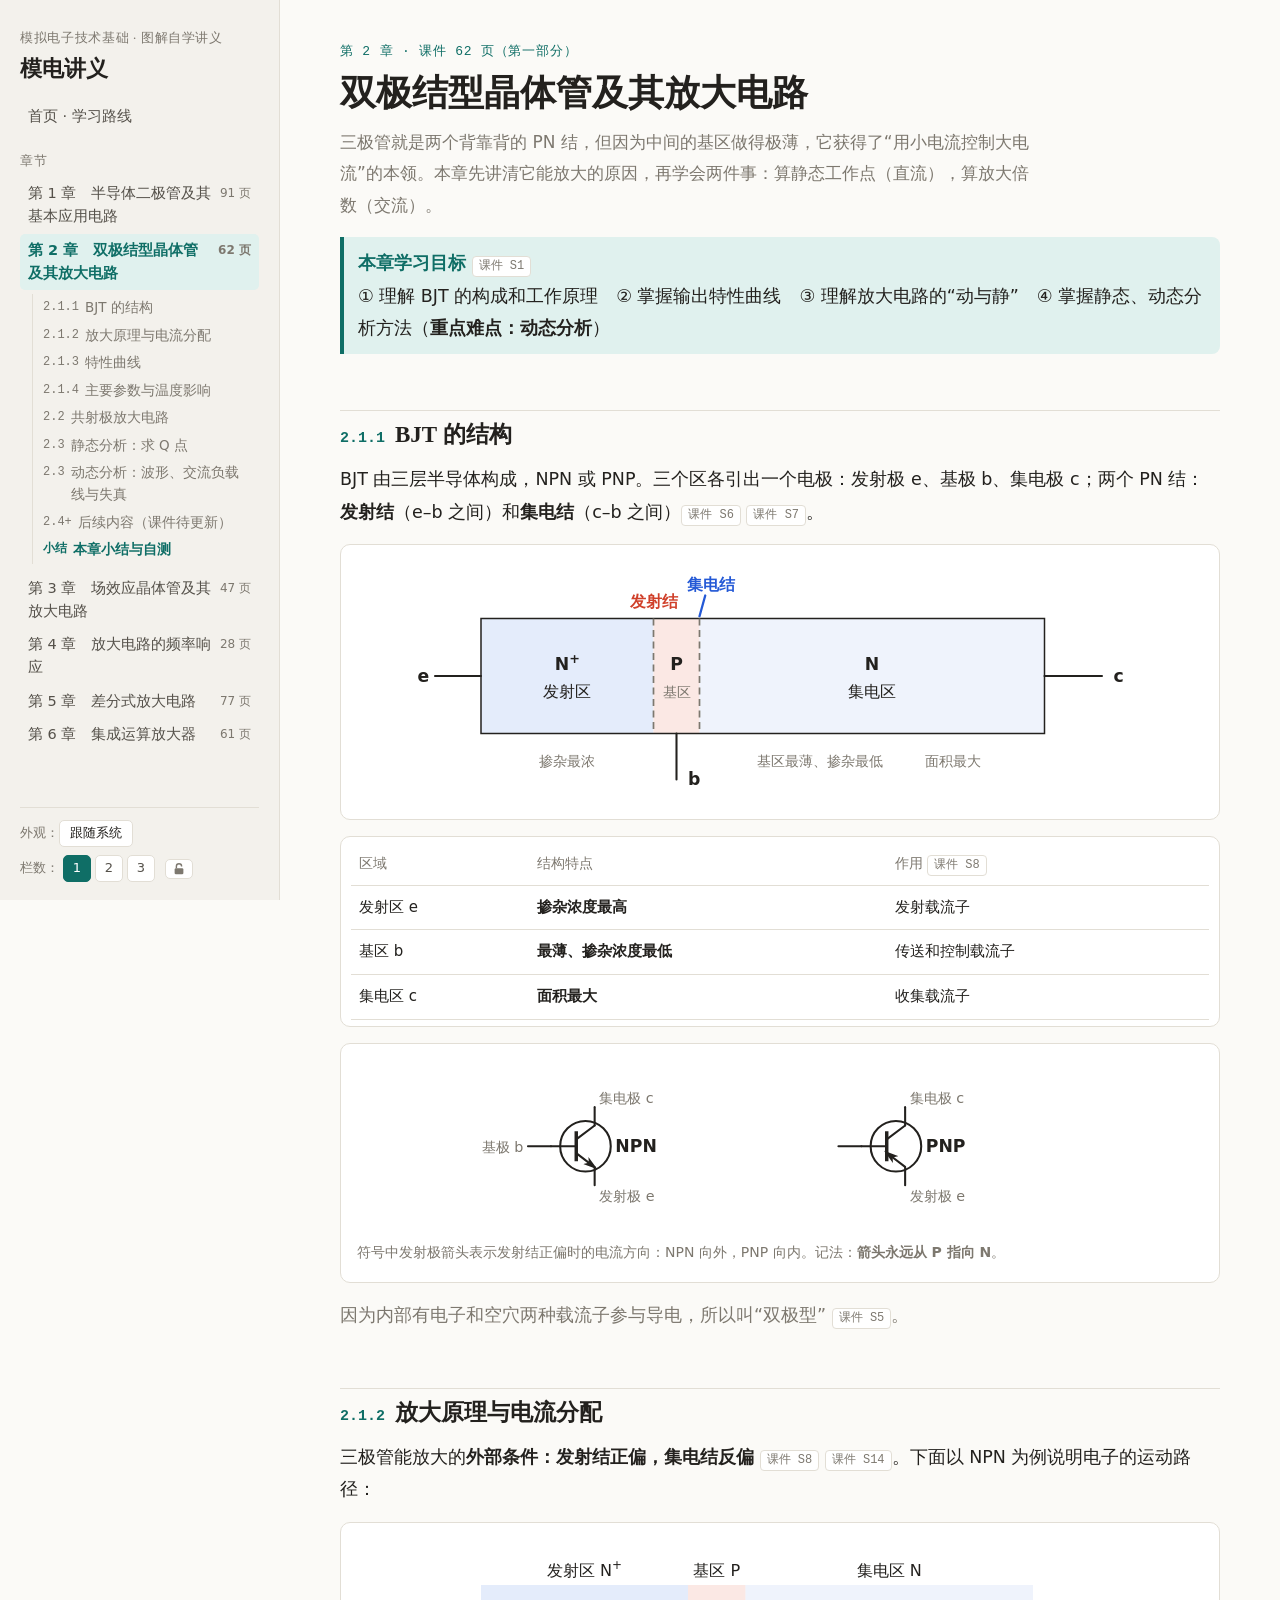
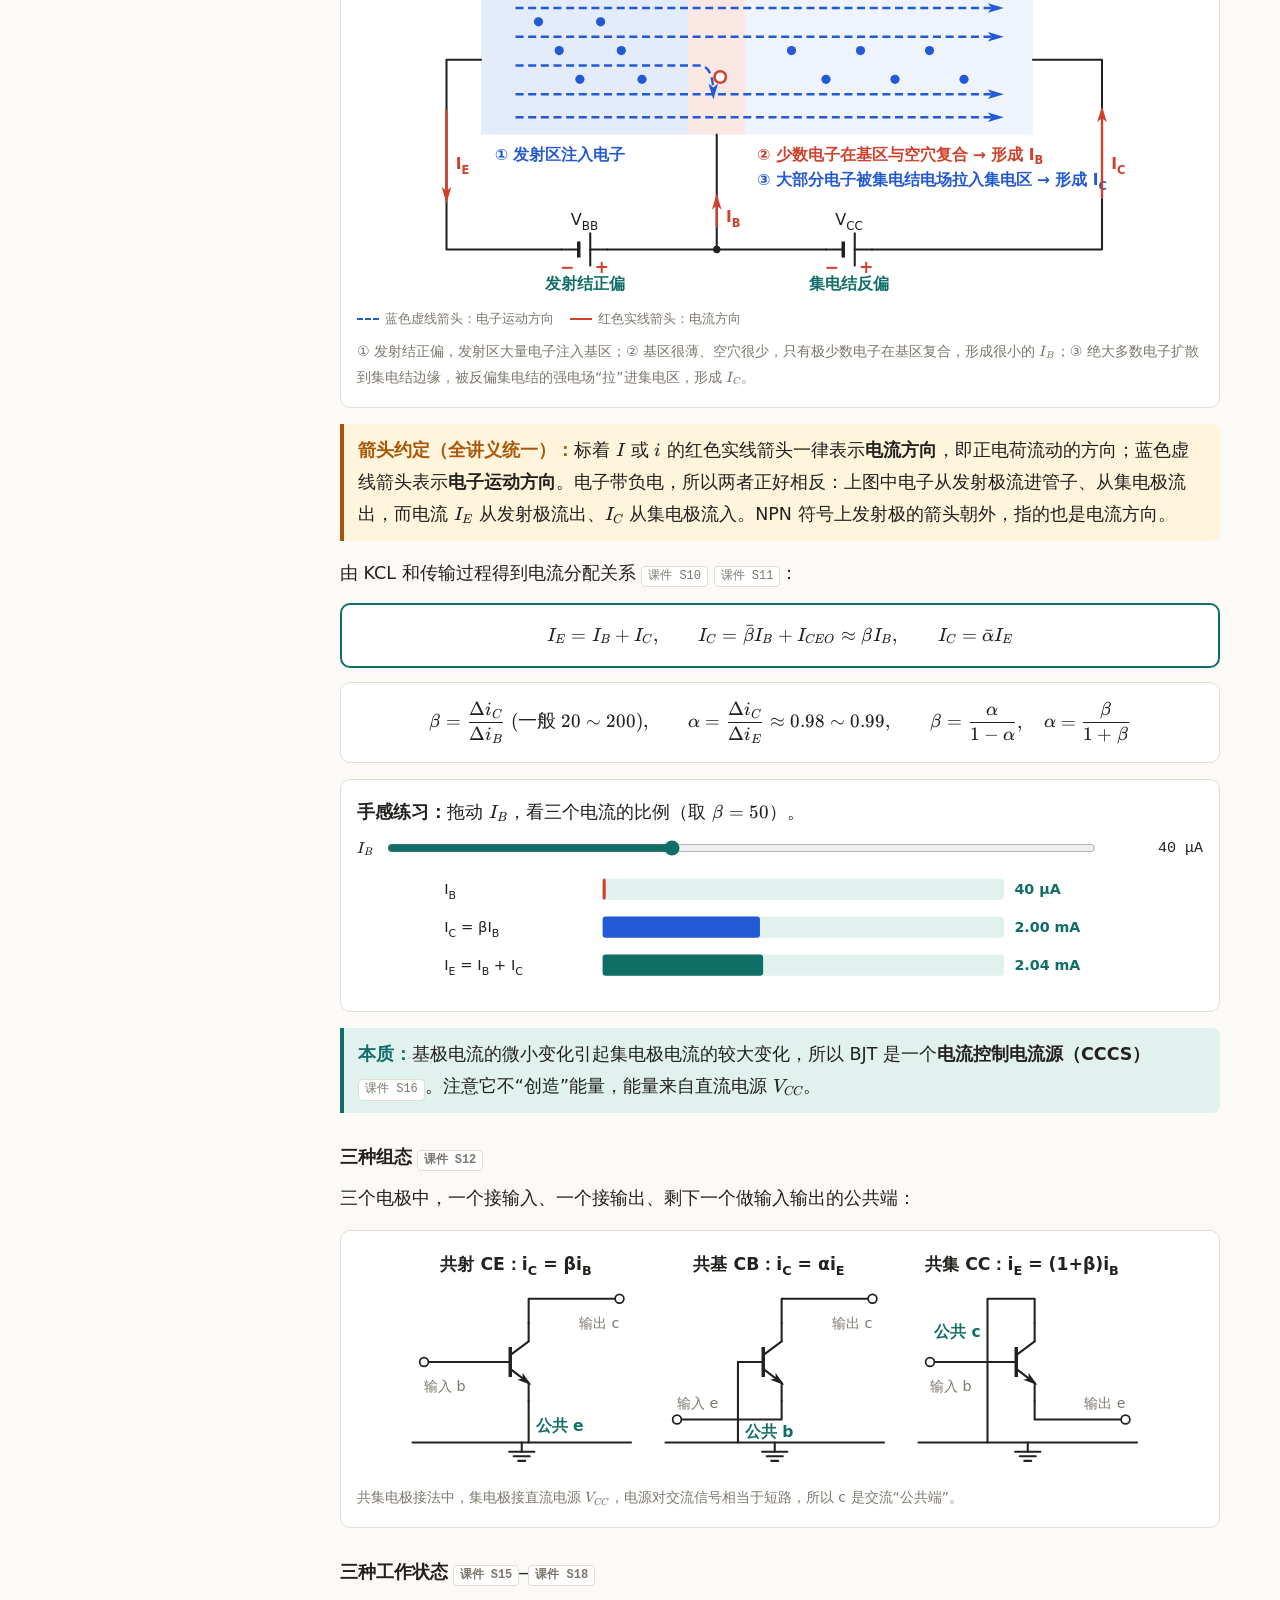
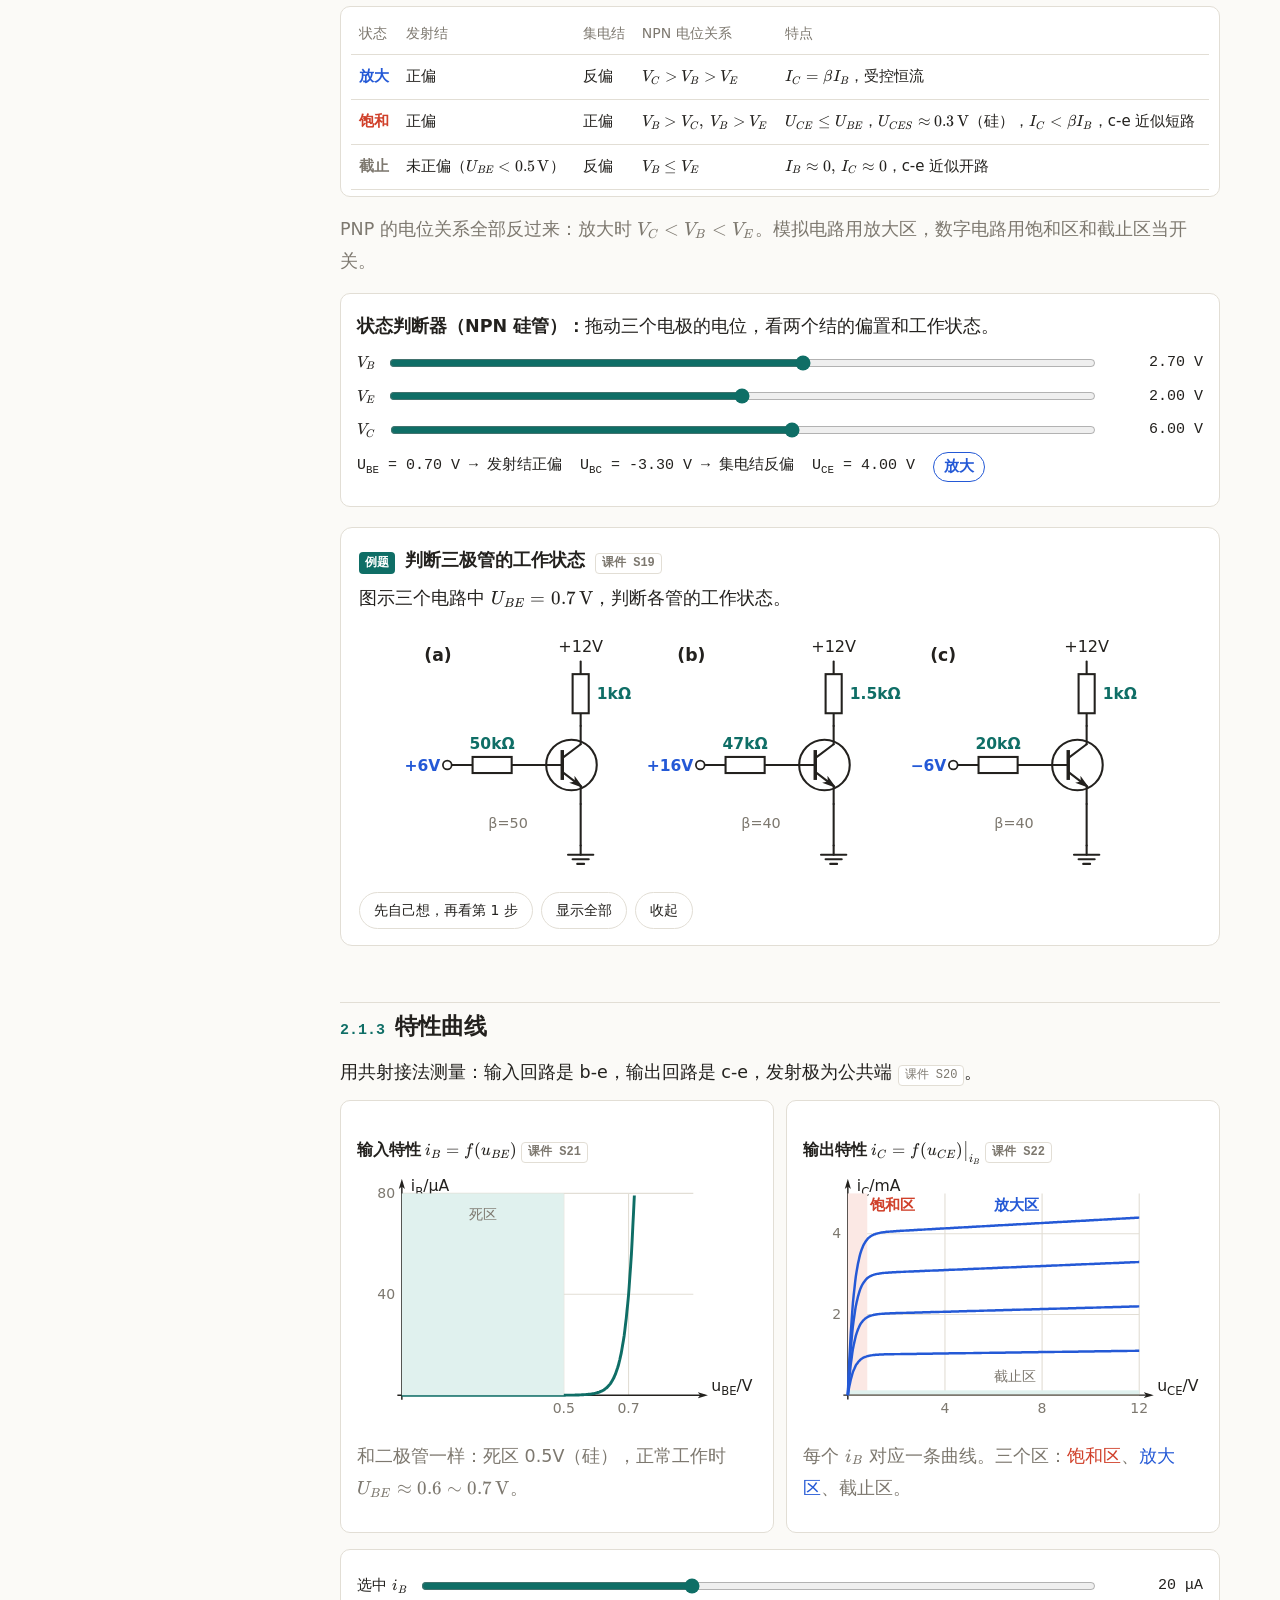
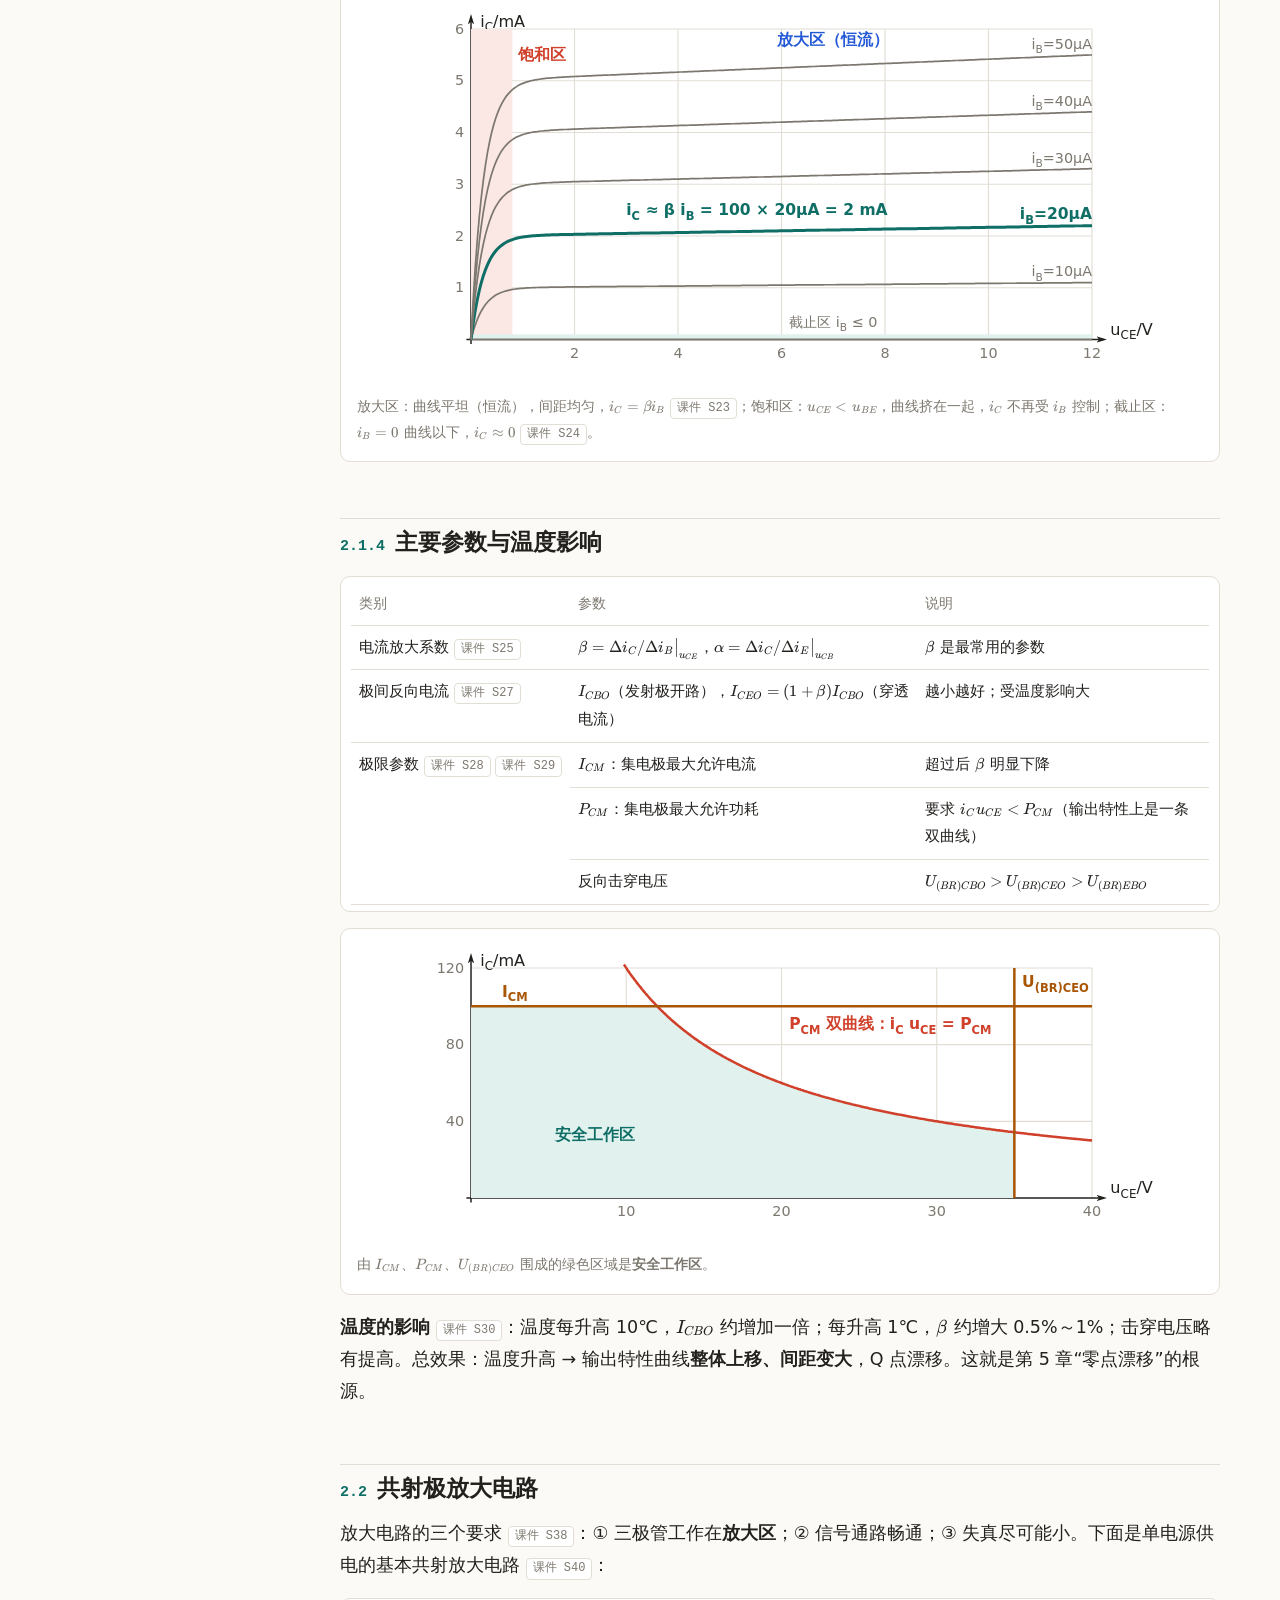
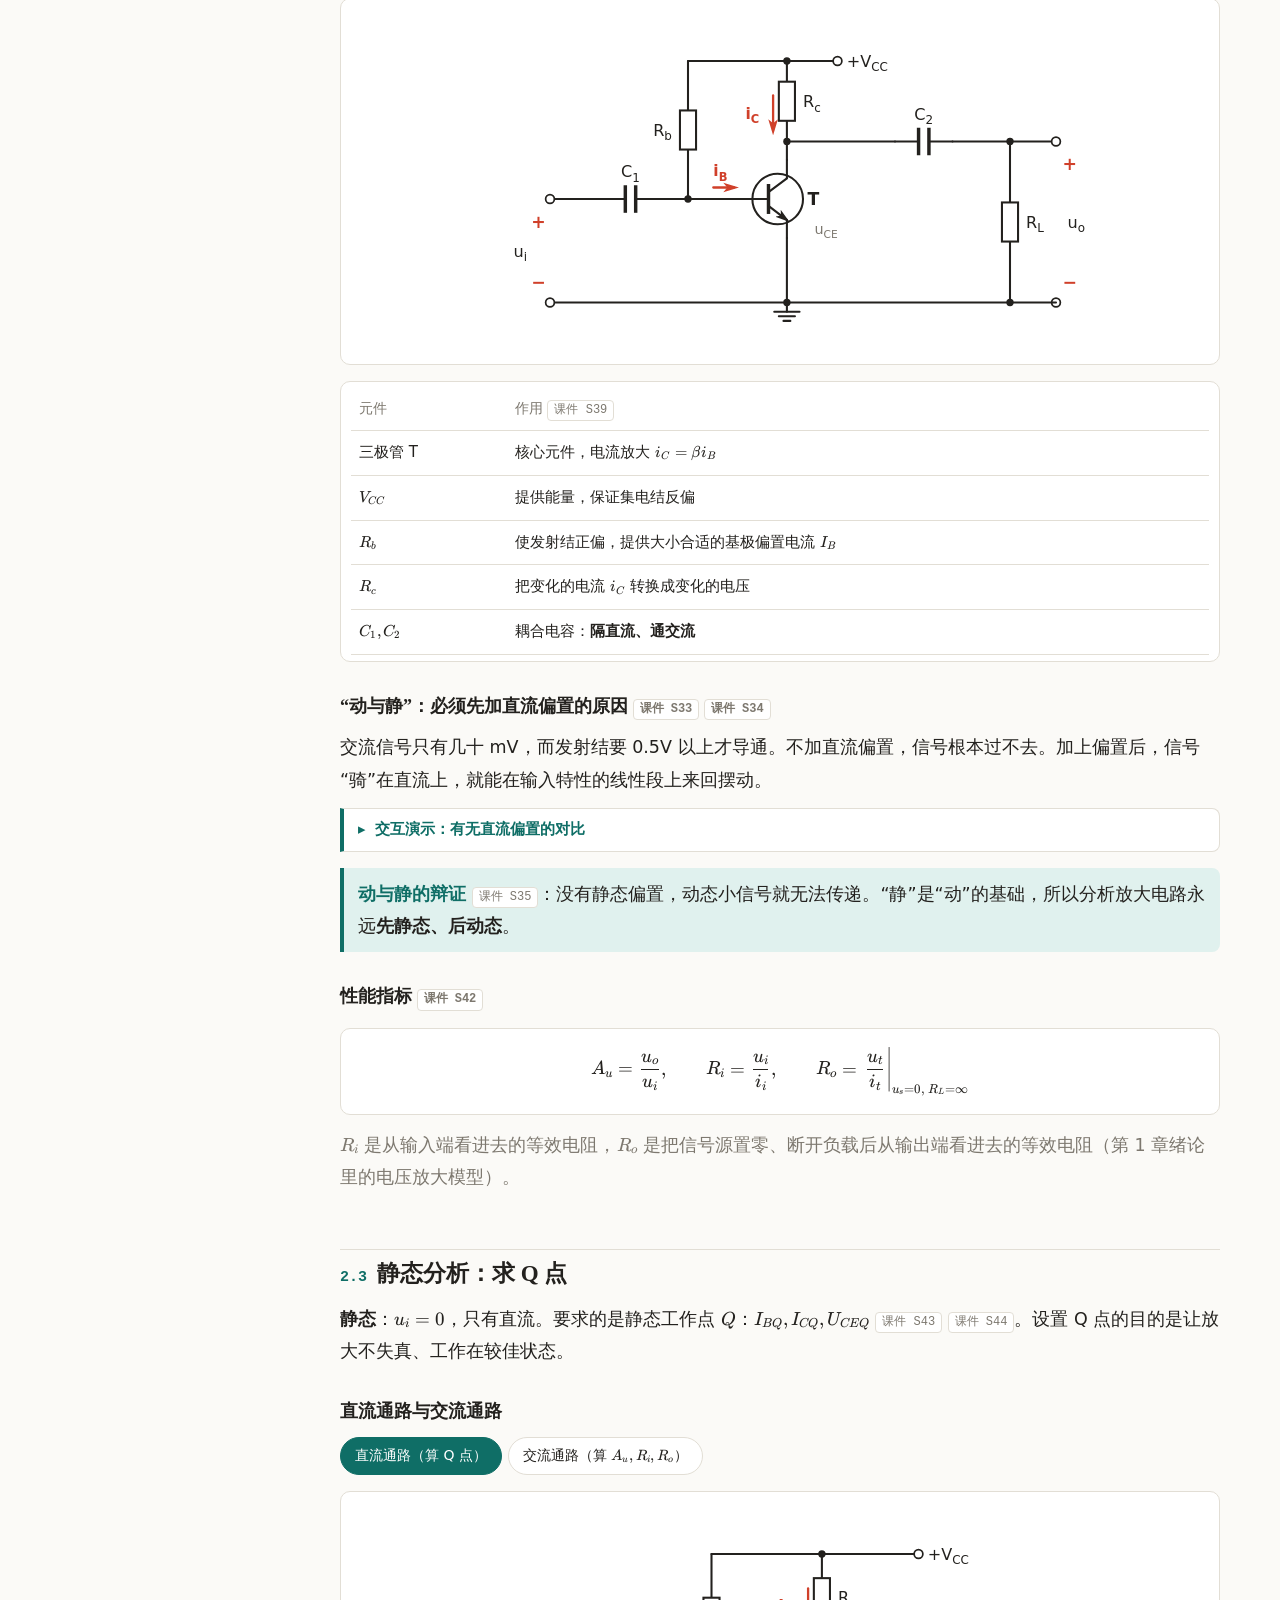
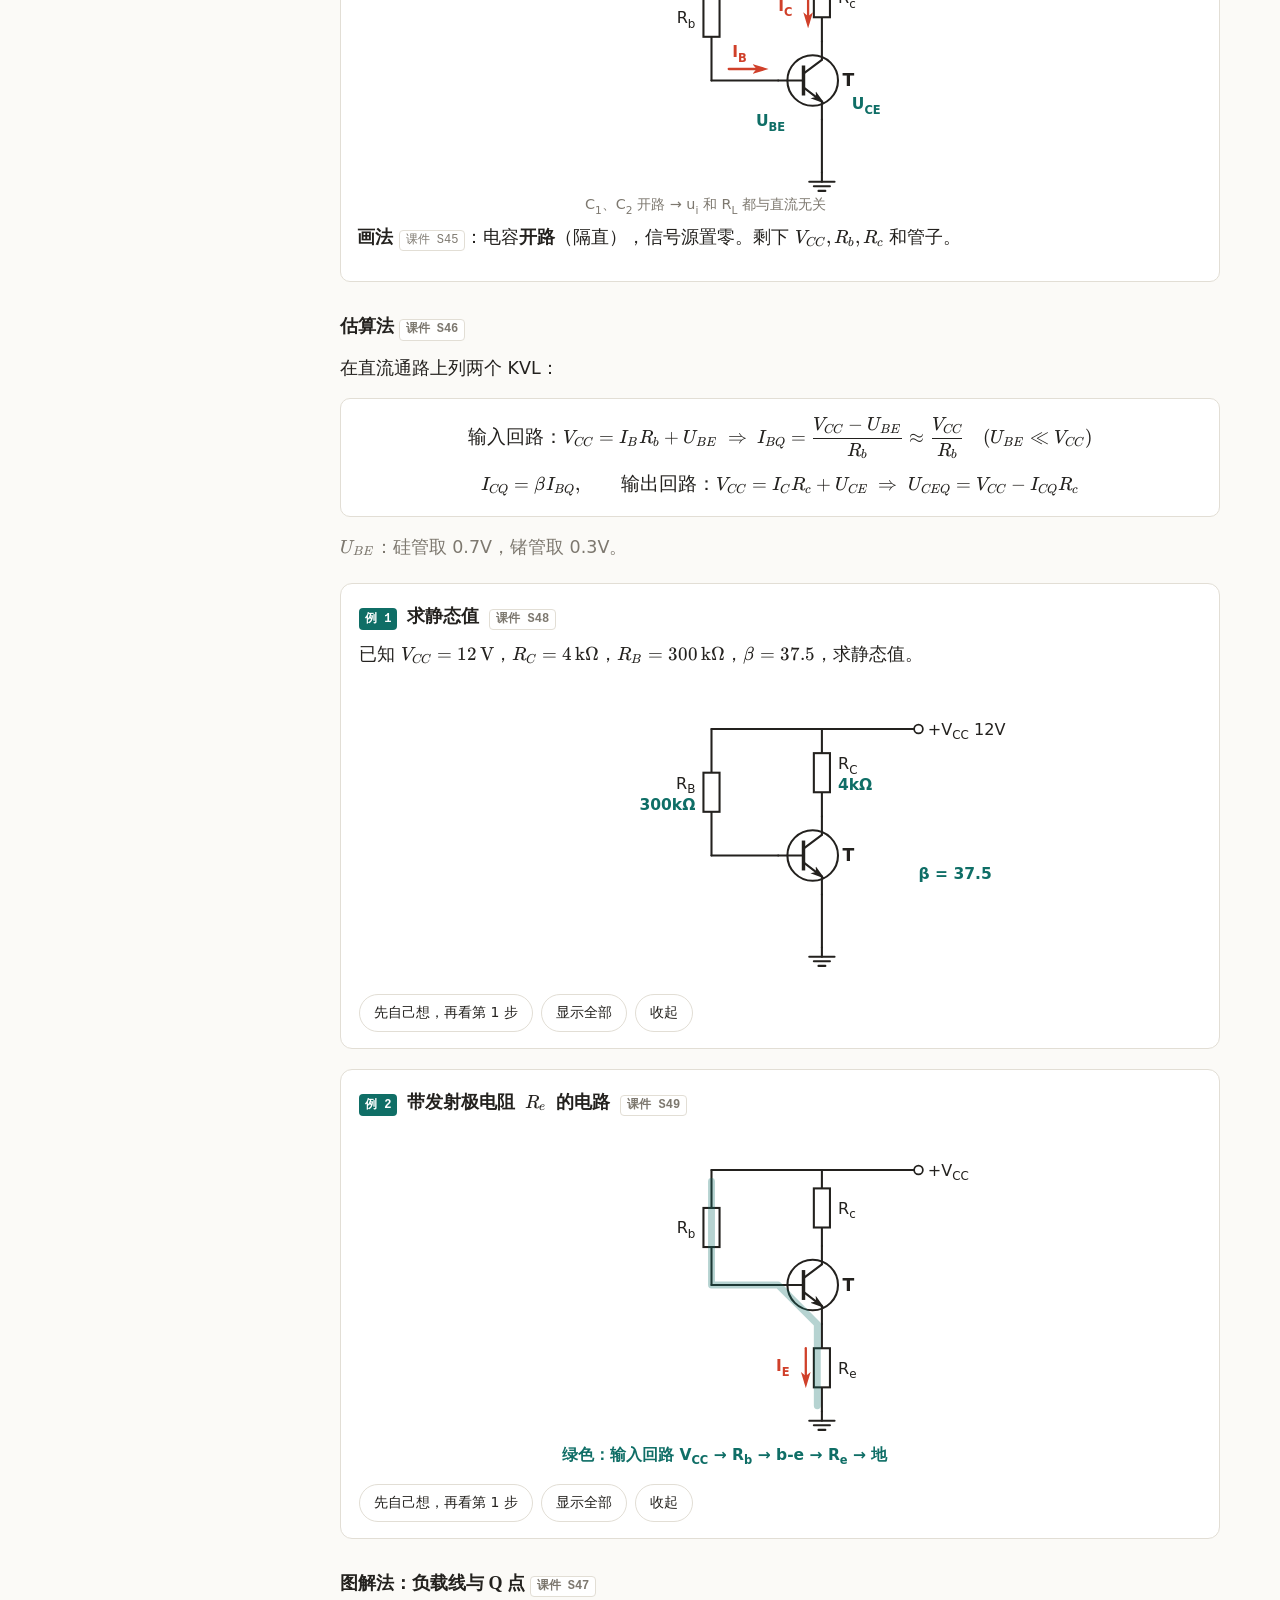
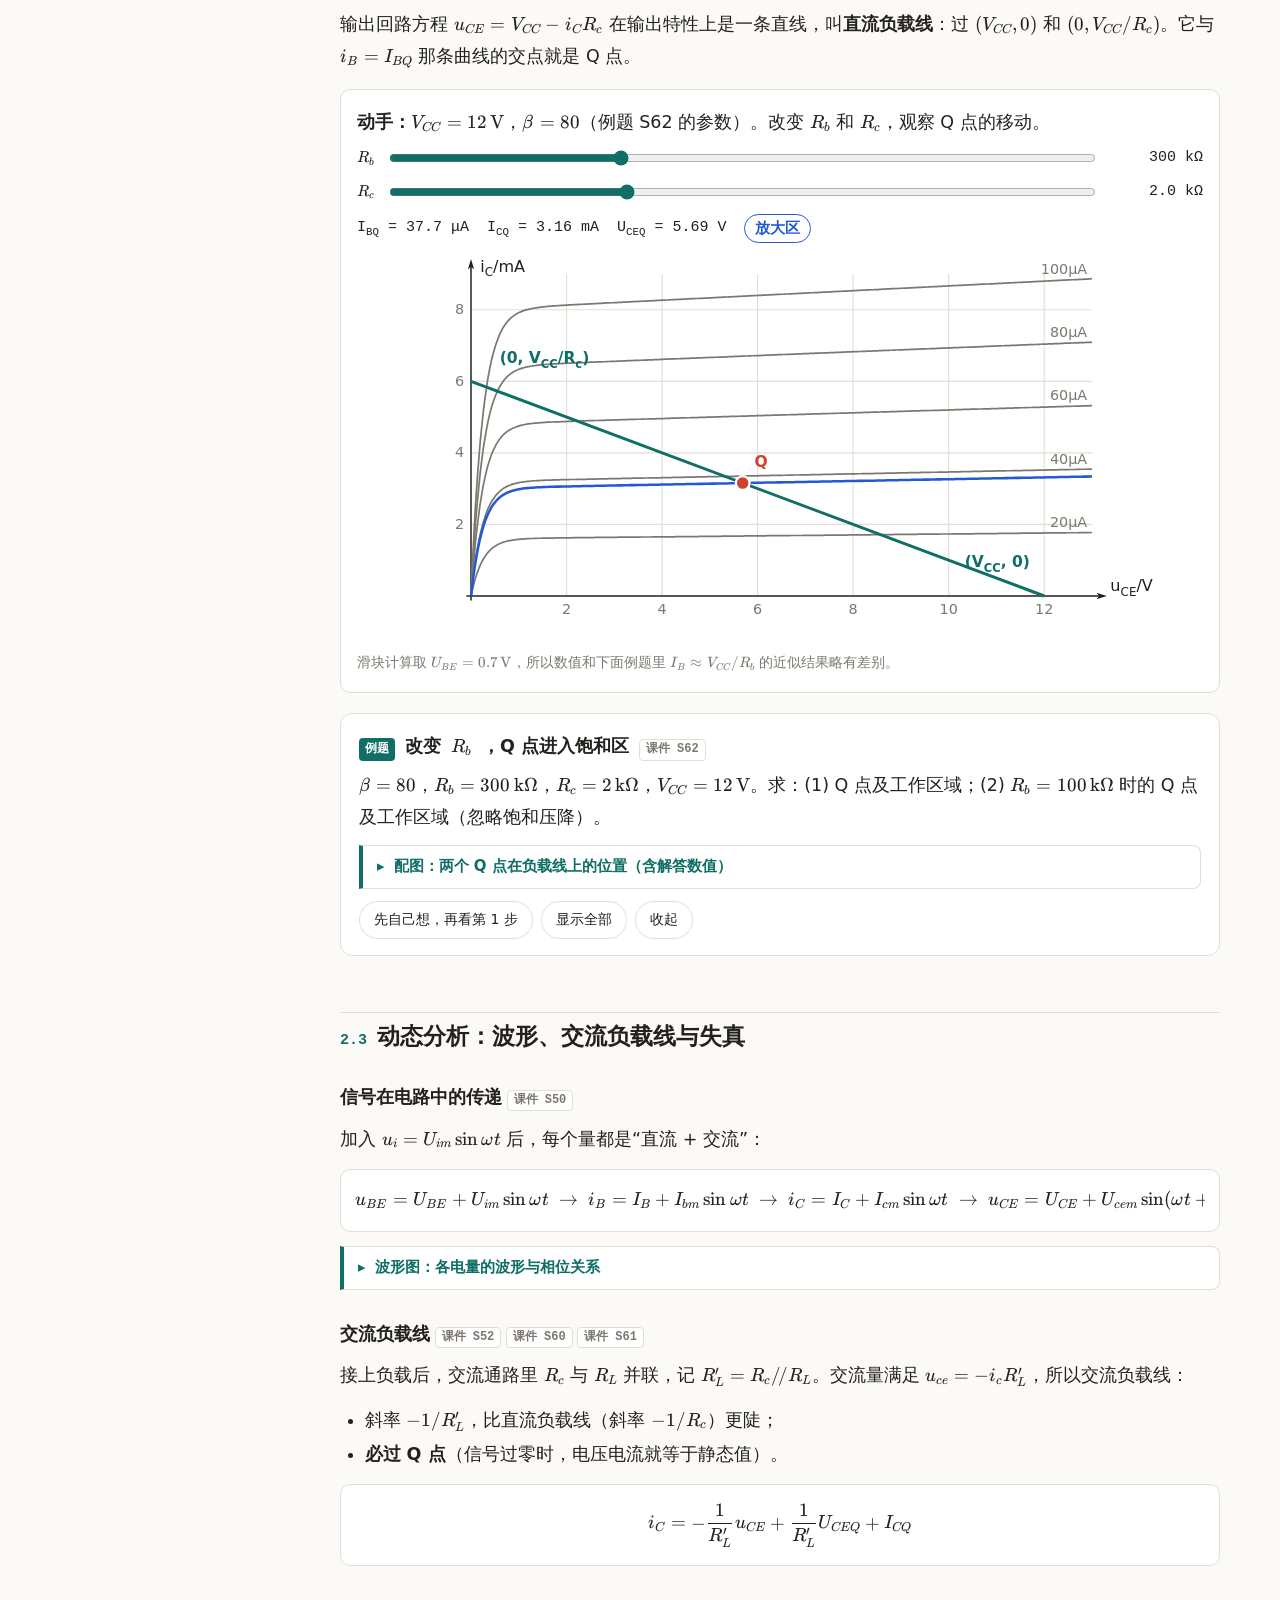
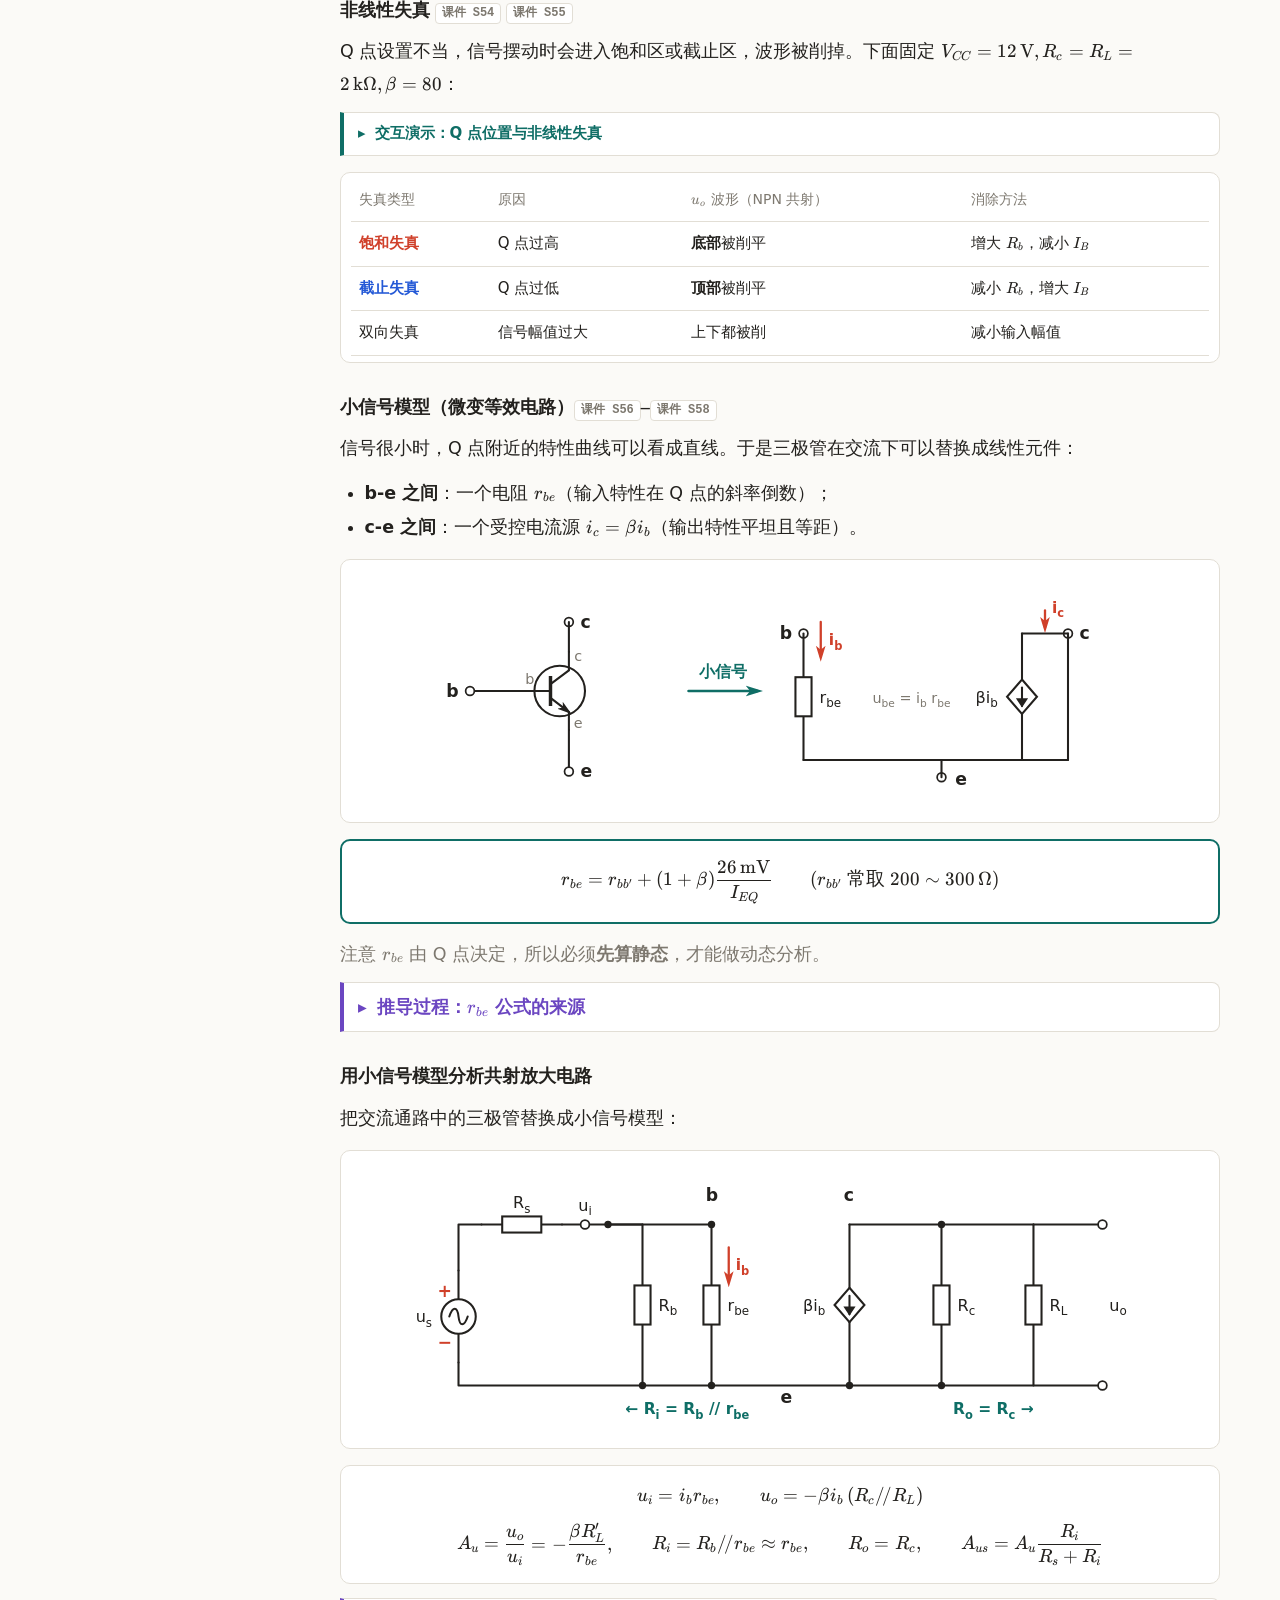
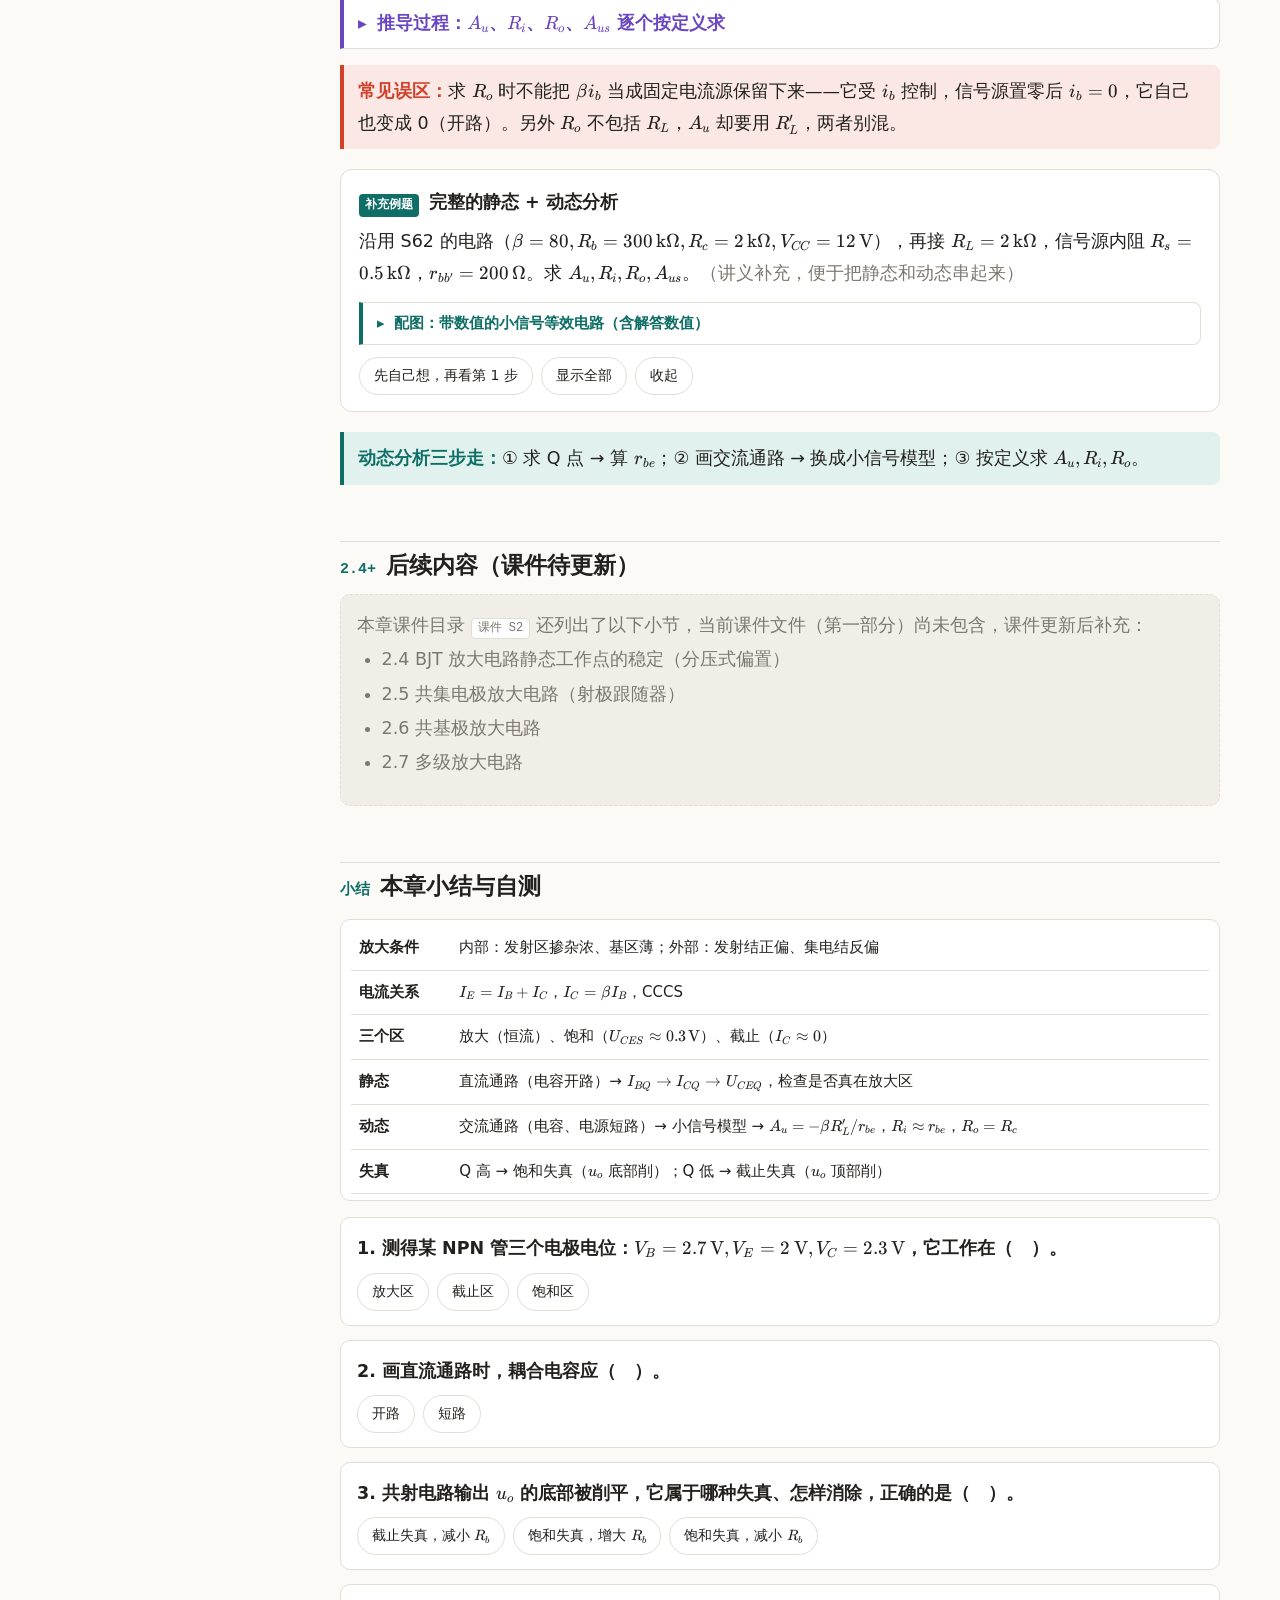
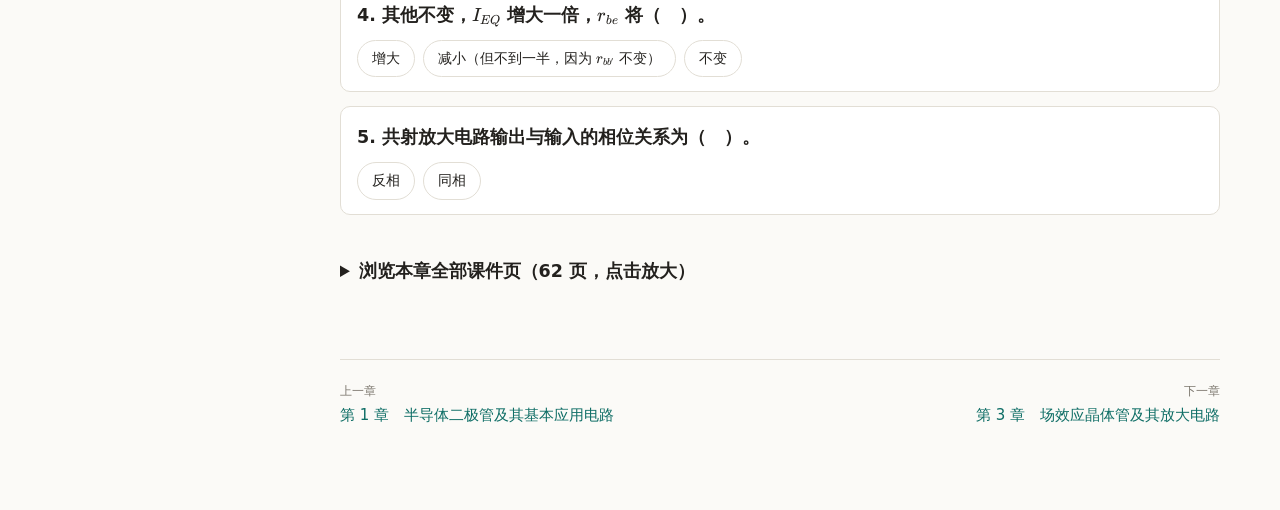
<file: ch2.html>
<!doctype html>
<html lang="zh-CN">
<head>
<meta charset="utf-8">
<meta name="viewport" content="width=device-width,initial-scale=1">
<title>第2章 BJT 及其放大电路 · 模电讲义</title>
<link rel="stylesheet" href="assets/katex/katex.min.css">
<link rel="stylesheet" href="assets/style.css?v=20261129">
</head>
<body>
<div class="layout">
<nav class="toc" aria-label="本章目录"></nav>
<article>
<div class="eyebrow">第 2 章 · 课件 62 页（第一部分）</div>
<h1>双极结型晶体管及其放大电路</h1>
<p class="lead">三极管就是两个背靠背的 PN 结，但因为中间的基区做得极薄，它获得了“用小电流控制大电流”的本领。本章先讲清它能放大的原因，再学会两件事：算静态工作点（直流），算放大倍数（交流）。</p>
<div class="key"><b>本章学习目标</b> <a class="src" data-s="1"></a><br>① 理解 BJT 的构成和工作原理　② 掌握输出特性曲线　③ 理解放大电路的“动与静”　④ 掌握静态、动态分析方法（<b>重点难点：动态分析</b>）</div>

<!-- ============ 2.1.1 ============ -->
<h2 id="struct"><span class="n">2.1.1</span>BJT 的结构</h2>
<p>BJT 由三层半导体构成，NPN 或 PNP。三个区各引出一个电极：发射极 e、基极 b、集电极 c；两个 PN 结：<b>发射结</b>（e–b 之间）和<b>集电结</b>（c–b 之间）<a class="src" data-s="6"></a> <a class="src" data-s="7"></a>。</p>
<div class="panel fig"><svg id="structSvg" class="wide" viewBox="0 0 640 210" role="img" aria-label="NPN结构"></svg></div>
<div class="tbl"><table>
<thead><tr><th>区域</th><th>结构特点</th><th>作用 <a class="src" data-s="8"></a></th></tr></thead>
<tbody>
<tr><td>发射区 e</td><td><b>掺杂浓度最高</b></td><td>发射载流子</td></tr>
<tr><td>基区 b</td><td><b>最薄、掺杂浓度最低</b></td><td>传送和控制载流子</td></tr>
<tr><td>集电区 c</td><td><b>面积最大</b></td><td>收集载流子</td></tr>
</tbody></table></div>
<div class="panel fig"><svg id="syms" viewBox="0 0 520 150" role="img" aria-label="NPN与PNP符号"></svg>
<div class="cap">符号中发射极箭头表示发射结正偏时的电流方向：NPN 向外，PNP 向内。记法：<b>箭头永远从 P 指向 N</b>。</div></div>
<p class="muted">因为内部有电子和空穴两种载流子参与导电，所以叫“双极型” <a class="src" data-s="5"></a>。</p>

<!-- ============ 2.1.2 ============ -->
<h2 id="principle"><span class="n">2.1.2</span>放大原理与电流分配</h2>
<p>三极管能放大的<b>外部条件：发射结正偏，集电结反偏</b> <a class="src" data-s="8"></a> <a class="src" data-s="14"></a>。下面以 NPN 为例说明电子的运动路径：</p>
<div class="panel fig"><svg id="trans" class="wide" viewBox="0 0 640 315" role="img" aria-label="载流子传输"></svg>
<div class="legend"><span><i class="ele"></i>蓝色虚线箭头：电子运动方向</span><span><i class="cur"></i>红色实线箭头：电流方向</span></div>
<div class="cap">① 发射结正偏，发射区大量电子注入基区；② 基区很薄、空穴很少，只有极少数电子在基区复合，形成很小的 \(I_B\)；③ 绝大多数电子扩散到集电结边缘，被反偏集电结的强电场“拉”进集电区，形成 \(I_C\)。</div></div>
<div class="warn"><b>箭头约定（全讲义统一）：</b>标着 \(I\) 或 \(i\) 的红色实线箭头一律表示<b>电流方向</b>，即正电荷流动的方向；蓝色虚线箭头表示<b>电子运动方向</b>。电子带负电，所以两者正好相反：上图中电子从发射极流进管子、从集电极流出，而电流 \(I_E\) 从发射极流出、\(I_C\) 从集电极流入。NPN 符号上发射极的箭头朝外，指的也是电流方向。</div>
<p>由 KCL 和传输过程得到电流分配关系 <a class="src" data-s="10"></a> <a class="src" data-s="11"></a>：</p>
<div class="formula boxed">\[ I_E = I_B + I_C,\qquad I_C=\bar\beta I_B + I_{CEO}\approx \beta I_B,\qquad I_C=\bar\alpha I_E \]</div>
<div class="formula">\[ \beta=\frac{\Delta i_C}{\Delta i_B}\ (\text{一般 }20\sim200),\qquad \alpha=\frac{\Delta i_C}{\Delta i_E}\approx 0.98\sim0.99,\qquad \beta=\frac{\alpha}{1-\alpha},\quad \alpha=\frac{\beta}{1+\beta} \]</div>
<div class="panel">
<b>手感练习：</b>拖动 \(I_B\)，看三个电流的比例（取 \(\beta=50\)）。
<div class="ctl"><label for="ib">\(I_B\)</label><input type="range" id="ib" min="0" max="100" step="1" value="40"><output for="ib"></output></div>
<div class="fig"><svg id="ibBars" viewBox="0 0 640 120" role="img" aria-label="电流分配条形图"></svg></div>
</div>
<div class="key"><b>本质：</b>基极电流的微小变化引起集电极电流的较大变化，所以 BJT 是一个<b>电流控制电流源（CCCS）</b> <a class="src" data-s="16"></a>。注意它不“创造”能量，能量来自直流电源 \(V_{CC}\)。</div>
<h3>三种组态 <a class="src" data-s="12"></a></h3>
<p>三个电极中，一个接输入、一个接输出、剩下一个做输入输出的公共端：</p>
<div class="panel fig"><svg id="cfg" class="wide" viewBox="0 0 660 200" role="img" aria-label="三种组态"></svg><div class="cap">共集电极接法中，集电极接直流电源 \(V_{CC}\)，电源对交流信号相当于短路，所以 c 是交流“公共端”。</div></div>
<h3>三种工作状态 <a class="src" data-s="15"></a>–<a class="src" data-s="18"></a></h3>
<div class="tbl"><table>
<thead><tr><th>状态</th><th>发射结</th><th>集电结</th><th>NPN 电位关系</th><th>特点</th></tr></thead>
<tbody>
<tr><td><b class="c-blue">放大</b></td><td>正偏</td><td>反偏</td><td>\(V_C>V_B>V_E\)</td><td>\(I_C=\beta I_B\)，受控恒流</td></tr>
<tr><td><b class="c-red">饱和</b></td><td>正偏</td><td>正偏</td><td>\(V_B>V_C,\ V_B>V_E\)</td><td>\(U_{CE}\le U_{BE}\)，\(U_{CES}\approx0.3\,\mathrm{V}\)（硅），\(I_C\lt\beta I_B\)，c-e 近似短路</td></tr>
<tr><td><b class="muted">截止</b></td><td>未正偏（\(U_{BE}\lt0.5\,\mathrm{V}\)）</td><td>反偏</td><td>\(V_B\le V_E\)</td><td>\(I_B\approx0,\ I_C\approx0\)，c-e 近似开路</td></tr>
</tbody></table></div>
<p class="muted">PNP 的电位关系全部反过来：放大时 \(V_C\lt V_B\lt V_E\)。模拟电路用放大区，数字电路用饱和区和截止区当开关。</p>
<div class="panel">
<b>状态判断器（NPN 硅管）：</b>拖动三个电极的电位，看两个结的偏置和工作状态。
<div class="ctl"><label for="vB">\(V_B\)</label><input type="range" id="vB" min="-2" max="6" step="0.05" value="2.7"><output for="vB"></output></div>
<div class="ctl"><label for="vE">\(V_E\)</label><input type="range" id="vE" min="-2" max="6" step="0.05" value="2"><output for="vE"></output></div>
<div class="ctl"><label for="vC">\(V_C\)</label><input type="range" id="vC" min="-2" max="12" step="0.05" value="6"><output for="vC"></output></div>
<div class="readout" id="judgeOut"></div>
</div>

<div class="ex">
<div class="exh"><span class="tag">例题</span>判断三极管的工作状态 <a class="src" data-s="19"></a></div>
<p>图示三个电路中 \(U_{BE}=0.7\,\mathrm{V}\)，判断各管的工作状态。</p>
<div class="fig"><svg id="judge3" class="wide" viewBox="0 0 660 220" role="img" aria-label="三个判断电路"></svg></div>
<div class="reveal">
<div class="rs"><b>方法：</b>先算临界饱和电流 \(I_{CS}\approx V_{CC}/R_C\)（饱和时 \(U_{CE}\approx0\)），再算 \(\beta I_B\)。若 \(\beta I_B\lt I_{CS}\) 放大，若 \(\beta I_B>I_{CS}\) 饱和。</div>
<div class="rs"><b>(a)</b> \(I_{CS}\approx\frac{12}{1\,\mathrm{k\Omega}}=12\,\mathrm{mA}\)，\(I_B=\frac{6-0.7}{50\,\mathrm{k\Omega}}=0.106\,\mathrm{mA}\)，\(\beta I_B=50\times0.106=5.3\,\mathrm{mA}\lt I_{CS}\) → <b>放大</b>。</div>
<div class="rs"><b>(b)</b> \(I_{CS}\approx\frac{12}{1.5}=8\,\mathrm{mA}\)，\(I_B=\frac{16-0.7}{47}=0.326\,\mathrm{mA}\)，\(\beta I_B=40\times0.326=13.04\,\mathrm{mA}>I_{CS}\) → <b>饱和</b>（实际 \(I_C\) 只能到约 8mA）。</div>
<div class="rs"><b>(c)</b> 基极接 −6V，\(U_{BE}\lt 0\)，发射结反偏 → <b>截止</b>。</div>
</div>
</div>

<!-- ============ 2.1.3 ============ -->
<h2 id="curves"><span class="n">2.1.3</span>特性曲线</h2>
<p>用共射接法测量：输入回路是 b-e，输出回路是 c-e，发射极为公共端 <a class="src" data-s="20"></a>。</p>
<div class="grid2">
<div class="panel"><h4>输入特性 \(i_B=f(u_{BE})\) <a class="src" data-s="21"></a></h4><svg id="inC" viewBox="0 0 320 240" role="img" aria-label="输入特性"></svg>
<p class="muted">和二极管一样：死区 0.5V（硅），正常工作时 \(U_{BE}\approx0.6\sim0.7\,\mathrm{V}\)。</p></div>
<div class="panel"><h4>输出特性 \(i_C=f(u_{CE})\big|_{i_B}\) <a class="src" data-s="22"></a></h4><svg id="outC" viewBox="0 0 320 240" role="img" aria-label="输出特性"></svg>
<p class="muted">每个 \(i_B\) 对应一条曲线。三个区：<span class="c-red">饱和区</span>、<span class="c-blue">放大区</span>、截止区。</p></div>
</div>
<div class="panel">
<div class="ctl"><label for="ibSel">选中 \(i_B\)</label><input type="range" id="ibSel" min="0" max="5" step="1" value="2"><output for="ibSel"></output></div>
<div class="fig"><svg id="outBig" class="wide" viewBox="0 0 640 330" role="img" aria-label="输出特性大图"></svg></div>
<div class="cap">放大区：曲线平坦（恒流），间距均匀，\(i_C=\beta i_B\) <a class="src" data-s="23"></a>；饱和区：\(u_{CE}\lt u_{BE}\)，曲线挤在一起，\(i_C\) 不再受 \(i_B\) 控制；截止区：\(i_B=0\) 曲线以下，\(i_C\approx0\) <a class="src" data-s="24"></a>。</div>
</div>

<!-- ============ 2.1.4 ============ -->
<h2 id="params"><span class="n">2.1.4</span>主要参数与温度影响</h2>
<div class="tbl"><table>
<thead><tr><th>类别</th><th>参数</th><th>说明</th></tr></thead>
<tbody>
<tr><td>电流放大系数 <a class="src" data-s="25"></a></td><td>\(\beta=\Delta i_C/\Delta i_B\big|_{u_{CE}}\)，\(\alpha=\Delta i_C/\Delta i_E\big|_{u_{CB}}\)</td><td>\(\beta\) 是最常用的参数</td></tr>
<tr><td>极间反向电流 <a class="src" data-s="27"></a></td><td>\(I_{CBO}\)（发射极开路），\(I_{CEO}=(1+\beta)I_{CBO}\)（穿透电流）</td><td>越小越好；受温度影响大</td></tr>
<tr><td rowspan="3">极限参数 <a class="src" data-s="28"></a> <a class="src" data-s="29"></a></td><td>\(I_{CM}\)：集电极最大允许电流</td><td>超过后 \(\beta\) 明显下降</td></tr>
<tr><td>\(P_{CM}\)：集电极最大允许功耗</td><td>要求 \(i_C u_{CE}\lt P_{CM}\)（输出特性上是一条双曲线）</td></tr>
<tr><td>反向击穿电压</td><td>\(U_{(BR)CBO}>U_{(BR)CEO}>U_{(BR)EBO}\)</td></tr>
</tbody></table></div>
<div class="panel fig"><svg id="soa" class="wide" viewBox="0 0 640 260" role="img" aria-label="安全工作区"></svg>
<div class="cap">由 \(I_{CM}\)、\(P_{CM}\)、\(U_{(BR)CEO}\) 围成的绿色区域是<b>安全工作区</b>。</div></div>
<p><b>温度的影响</b> <a class="src" data-s="30"></a>：温度每升高 10℃，\(I_{CBO}\) 约增加一倍；每升高 1℃，\(\beta\) 约增大 0.5%～1%；击穿电压略有提高。总效果：温度升高 → 输出特性曲线<b>整体上移、间距变大</b>，Q 点漂移。这就是第 5 章“零点漂移”的根源。</p>

<!-- ============ 2.2 ============ -->
<h2 id="ce"><span class="n">2.2</span>共射极放大电路</h2>
<p>放大电路的三个要求 <a class="src" data-s="38"></a>：① 三极管工作在<b>放大区</b>；② 信号通路畅通；③ 失真尽可能小。下面是单电源供电的基本共射放大电路 <a class="src" data-s="40"></a>：</p>
<div class="panel fig"><svg id="ceCir" class="wide" viewBox="0 0 560 290" role="img" aria-label="共射放大电路"></svg></div>
<div class="tbl"><table>
<thead><tr><th>元件</th><th>作用 <a class="src" data-s="39"></a></th></tr></thead>
<tbody>
<tr><td>三极管 T</td><td>核心元件，电流放大 \(i_C=\beta i_B\)</td></tr>
<tr><td>\(V_{CC}\)</td><td>提供能量，保证集电结反偏</td></tr>
<tr><td>\(R_b\)</td><td>使发射结正偏，提供大小合适的基极偏置电流 \(I_B\)</td></tr>
<tr><td>\(R_c\)</td><td>把变化的电流 \(i_C\) 转换成变化的电压</td></tr>
<tr><td>\(C_1, C_2\)</td><td>耦合电容：<b>隔直流、通交流</b></td></tr>
</tbody></table></div>
<h3>“动与静”：必须先加直流偏置的原因 <a class="src" data-s="33"></a> <a class="src" data-s="34"></a></h3>
<p>交流信号只有几十 mV，而发射结要 0.5V 以上才导通。不加直流偏置，信号根本过不去。加上偏置后，信号“骑”在直流上，就能在输入特性的线性段上来回摆动。</p>
<details class="figfold demo"><summary>交互演示：有无直流偏置的对比</summary>
<div class="panel">
<div class="btns"><button type="button" id="biasOn" class="on">有直流偏置 U_BEQ = 0.7V</button><button type="button" id="biasOff">无直流偏置</button></div>
<div class="ctl"><label for="uiA">信号幅值</label><input type="range" id="uiA" min="0.005" max="0.06" step="0.005" value="0.02"><output for="uiA"></output></div>
<div class="fig"><svg id="dongjing" class="wide" viewBox="0 0 640 260" role="img" aria-label="动与静"></svg></div>
<div class="cap">左：输入特性上的工作点（红点）和信号摆动范围；右：对应的 \(i_B\) 波形。没有偏置时 \(i_B\) 恒为 0，信号完全丢失。</div>
</div>
</details>
<div class="key"><b>动与静的辩证</b> <a class="src" data-s="35"></a>：没有静态偏置，动态小信号就无法传递。“静”是“动”的基础，所以分析放大电路永远<b>先静态、后动态</b>。</div>
<h3>性能指标 <a class="src" data-s="42"></a></h3>
<div class="formula">\[ A_u=\frac{u_o}{u_i},\qquad R_i=\frac{u_i}{i_i},\qquad R_o=\left.\frac{u_t}{i_t}\right|_{u_s=0,\ R_L=\infty} \]</div>
<p class="muted">\(R_i\) 是从输入端看进去的等效电阻，\(R_o\) 是把信号源置零、断开负载后从输出端看进去的等效电阻（第 1 章绪论里的电压放大模型）。</p>

<!-- ============ 2.3 static ============ -->
<h2 id="static"><span class="n">2.3</span>静态分析：求 Q 点</h2>
<p><b>静态</b>：\(u_i=0\)，只有直流。要求的是静态工作点 \(Q\)：\(I_{BQ}, I_{CQ}, U_{CEQ}\) <a class="src" data-s="43"></a> <a class="src" data-s="44"></a>。设置 Q 点的目的是让放大不失真、工作在较佳状态。</p>
<h3>直流通路与交流通路</h3>
<div class="tabs">
<div class="tabbar"><button>直流通路（算 Q 点）</button><button>交流通路（算 \(A_u, R_i, R_o\)）</button></div>
<div class="tab"><div class="panel fig"><svg id="dcPath" viewBox="0 0 420 272" role="img" aria-label="直流通路"></svg>
<p><b>画法</b> <a class="src" data-s="45"></a>：电容<b>开路</b>（隔直），信号源置零。剩下 \(V_{CC}, R_b, R_c\) 和管子。</p></div></div>
<div class="tab"><div class="panel fig"><svg id="acPath" viewBox="0 0 460 240" role="img" aria-label="交流通路"></svg>
<p><b>画法</b> <a class="src" data-s="51"></a>：容抗 \(X_C\approx0\)，电容<b>短路</b>；直流电源内阻为零，对交流<b>短路到地</b>。所以 \(R_b\)、\(R_c\) 的上端都接地，\(R_c\) 与 \(R_L\) 并联。</p></div></div>
</div>
<h3>估算法 <a class="src" data-s="46"></a></h3>
<p>在直流通路上列两个 KVL：</p>
<div class="formula">\[ \text{输入回路：}V_{CC}=I_B R_b+U_{BE}\ \Rightarrow\ I_{BQ}=\frac{V_{CC}-U_{BE}}{R_b}\approx\frac{V_{CC}}{R_b}\quad(U_{BE}\ll V_{CC}) \]
\[ I_{CQ}=\beta I_{BQ},\qquad \text{输出回路：}V_{CC}=I_C R_c+U_{CE}\ \Rightarrow\ U_{CEQ}=V_{CC}-I_{CQ}R_c \]</div>
<p class="muted">\(U_{BE}\)：硅管取 0.7V，锗管取 0.3V。</p>

<div class="ex">
<div class="exh"><span class="tag">例 1</span>求静态值 <a class="src" data-s="48"></a></div>
<p>已知 \(V_{CC}=12\,\mathrm{V}\)，\(R_C=4\,\mathrm{k\Omega}\)，\(R_B=300\,\mathrm{k\Omega}\)，\(\beta=37.5\)，求静态值。</p>
<div class="fig"><svg id="ex1" viewBox="0 0 420 260" role="img" aria-label="例1电路"></svg></div>
<div class="reveal">
<div class="rs">\[I_B=\frac{V_{CC}-U_{BE}}{R_B}=\frac{12-0.7}{300}\approx0.0377\,\mathrm{mA}=37.7\,\mu\mathrm{A}\]</div>
<div class="rs">\[I_C=\beta I_B=37.5\times0.0377\approx1.4\,\mathrm{mA}\]</div>
<div class="rs">\[U_{CE}=V_{CC}-I_CR_C=12-1.4\times4=6.4\,\mathrm{V}\]
\(U_{CE}=6.4\,\mathrm{V}>U_{BE}\)，集电结反偏，确实在放大区。</div>
</div>
</div>

<div class="ex">
<div class="exh"><span class="tag">例 2</span>带发射极电阻 \(R_e\) 的电路 <a class="src" data-s="49"></a></div>
<div class="fig"><svg id="ex2" viewBox="0 0 420 300" role="img" aria-label="例2电路"></svg></div>
<div class="reveal">
<div class="rs"><b>输入回路 KVL</b>（注意 \(R_e\) 中流的是 \(I_E=(1+\beta)I_B\)）：
\[V_{CC}=I_BR_b+U_{BE}+I_ER_e=I_BR_b+U_{BE}+(1+\beta)I_BR_e\]
\[\Rightarrow\ I_B=\frac{V_{CC}-U_{BE}}{R_b+(1+\beta)R_e}\]</div>
<div class="rs"><b>输出回路：</b>\(I_C\approx\beta I_B\)，\(U_{CE}=V_{CC}-I_CR_c-I_ER_e\approx V_{CC}-I_C(R_c+R_e)\)</div>
<div class="rs"><b>代入数字（讲义补充）：</b>设 \(V_{CC}=12\,\mathrm{V}, R_b=300\,\mathrm{k\Omega}, R_c=2\,\mathrm{k\Omega}, R_e=1\,\mathrm{k\Omega}, \beta=50\)：
\[I_B=\frac{12-0.7}{300+51\times1}\approx32.2\,\mu\mathrm{A},\quad I_C\approx1.61\,\mathrm{mA},\quad U_{CE}\approx12-1.61\times2-1.64\times1\approx7.1\,\mathrm{V}\]</div>
<div class="rs"><b>记住这个结构：</b>\(R_e\) 折算到基极回路要乘 \((1+\beta)\)。这个“乘 \((1+\beta)\)”在动态分析、第 5 章差分电路里会反复出现。</div>
</div>
</div>

<h3>图解法：负载线与 Q 点 <a class="src" data-s="47"></a></h3>
<p>输出回路方程 \(u_{CE}=V_{CC}-i_CR_c\) 在输出特性上是一条直线，叫<b>直流负载线</b>：过 \((V_{CC},0)\) 和 \((0, V_{CC}/R_c)\)。它与 \(i_B=I_{BQ}\) 那条曲线的交点就是 Q 点。</p>
<div class="panel">
<b>动手：</b>\(V_{CC}=12\,\mathrm{V}\)，\(\beta=80\)（例题 S62 的参数）。改变 \(R_b\) 和 \(R_c\)，观察 Q 点的移动。
<div class="ctl"><label for="Rb">\(R_b\)</label><input type="range" id="Rb" min="60" max="800" step="10" value="300"><output for="Rb"></output></div>
<div class="ctl"><label for="Rc">\(R_c\)</label><input type="range" id="Rc" min="1" max="4" step="0.1" value="2"><output for="Rc"></output></div>
<div class="readout" id="qOut"></div>
<div class="fig"><svg id="ll" class="wide" viewBox="0 0 640 340" role="img" aria-label="负载线与Q点"></svg></div>
<div class="cap">滑块计算取 \(U_{BE}=0.7\,\mathrm{V}\)，所以数值和下面例题里 \(I_B\approx V_{CC}/R_b\) 的近似结果略有差别。</div>
</div>

<div class="ex">
<div class="exh"><span class="tag">例题</span>改变 \(R_b\)，Q 点进入饱和区 <a class="src" data-s="62"></a></div>
<p>\(\beta=80\)，\(R_b=300\,\mathrm{k\Omega}\)，\(R_c=2\,\mathrm{k\Omega}\)，\(V_{CC}=12\,\mathrm{V}\)。求：(1) Q 点及工作区域；(2) \(R_b=100\,\mathrm{k\Omega}\) 时的 Q 点及工作区域（忽略饱和压降）。</p>
<details class="figfold"><summary>配图：两个 Q 点在负载线上的位置（含解答数值）</summary><div class="fig"><svg id="exSatD" class="wide" viewBox="0 0 640 300" role="img" aria-label="数值示例"></svg></div></details>
<div class="reveal">
<div class="rs">\[I_{BQ}=\frac{V_{CC}-V_{BE}}{R_b}\approx\frac{12}{300}=40\,\mu\mathrm{A},\quad I_{CQ}=80\times40\,\mu\mathrm{A}=3.2\,\mathrm{mA}\]</div>
<div class="rs">\[V_{CEQ}=12-2\times3.2=5.6\,\mathrm{V}\]
Q(40μA, 3.2mA, 5.6V)，<b>放大区</b>。在上面的交互图里把 \(R_b\) 拖到 300k 对照看。</div>
<div class="rs">\(R_b=100\,\mathrm{k\Omega}\)：\(I_{BQ}\approx120\,\mu\mathrm{A}\)，若仍按放大区算 \(I_{CQ}=9.6\,\mathrm{mA}\)，则 \(V_{CEQ}=12-2\times9.6=-7.2\,\mathrm{V}\)。<b>\(V_{CE}\) 不可能为负！</b></div>
<div class="rs">\(V_{CE}\) 最小只能为 0，所以 \(I_C\) 的最大值：
\[I_{CM}=\frac{V_{CC}-V_{CES}}{R_c}\approx\frac{12}{2}=6\,\mathrm{mA}\]
因为 \(\beta I_{BQ}=9.6\,\mathrm{mA}>6\,\mathrm{mA}\)，BJT 工作在<b>饱和区</b>，Q(120μA, 6mA, 0V)。<br><span class="muted">教训：算出 \(U_{CE}\) 为负或很小，说明假设“放大区”不成立。</span></div>
</div>
</div>

<!-- ============ 2.3 dynamic ============ -->
<h2 id="dynamic"><span class="n">2.3</span>动态分析：波形、交流负载线与失真</h2>
<h3>信号在电路中的传递 <a class="src" data-s="50"></a></h3>
<p>加入 \(u_i=U_{im}\sin\omega t\) 后，每个量都是“直流 + 交流”：</p>
<div class="formula">\[ u_{BE}=U_{BE}+U_{im}\sin\omega t\ \to\ i_B=I_B+I_{bm}\sin\omega t\ \to\ i_C=I_C+I_{cm}\sin\omega t\ \to\ u_{CE}=U_{CE}+U_{cem}\sin(\omega t+\pi) \]</div>
<details class="figfold demo"><summary>波形图：各电量的波形与相位关系</summary>
<div class="panel fig"><svg id="waves" class="wide" viewBox="0 0 640 292" role="img" aria-label="各点波形"></svg>
<div class="cap">\(i_C\) 增大时 \(R_c\) 上压降增大，\(u_{CE}\) 反而减小。所以输出 \(u_o\) 与输入 \(u_i\) <b>反相</b>（相差 180°），这是共射电路的标志。</div></div>
</details>
<h3>交流负载线 <a class="src" data-s="52"></a> <a class="src" data-s="60"></a> <a class="src" data-s="61"></a></h3>
<p>接上负载后，交流通路里 \(R_c\) 与 \(R_L\) 并联，记 \(R_L'=R_c/\!/R_L\)。交流量满足 \(u_{ce}=-i_cR_L'\)，所以交流负载线：</p>
<ul><li>斜率 \(-1/R_L'\)，比直流负载线（斜率 \(-1/R_c\)）更陡；</li><li><b>必过 Q 点</b>（信号过零时，电压电流就等于静态值）。</li></ul>
<div class="formula">\[ i_C=-\frac{1}{R_L'}u_{CE}+\frac{1}{R_L'}U_{CEQ}+I_{CQ} \]</div>
<h3>非线性失真 <a class="src" data-s="54"></a> <a class="src" data-s="55"></a></h3>
<p>Q 点设置不当，信号摆动时会进入饱和区或截止区，波形被削掉。下面固定 \(V_{CC}=12\,\mathrm{V}, R_c=R_L=2\,\mathrm{k\Omega}, \beta=80\)：</p>
<details class="figfold demo"><summary>交互演示：Q 点位置与非线性失真</summary>
<div class="panel">
<div class="ctl"><label for="ibq">\(I_{BQ}\)</label><input type="range" id="ibq" min="5" max="70" step="1" value="35"><output for="ibq"></output></div>
<div class="ctl"><label for="ibm">\(I_{bm}\)</label><input type="range" id="ibm" min="0" max="45" step="1" value="20"><output for="ibm"></output></div>
<div class="btns"><button type="button" data-q="35,20">适中</button><button type="button" data-q="60,30">Q 太高</button><button type="button" data-q="12,25">Q 太低</button><button type="button" data-q="35,42">信号太大</button></div>
<div class="readout" id="distOut"></div>
<div class="fig"><svg id="dist" class="wide" viewBox="0 0 640 300" role="img" aria-label="失真演示"></svg></div>
<div class="cap">左：输出特性上的直流负载线（灰虚线）、交流负载线（绿）、Q 点和摆动范围；右：输出电压 \(u_o\) 波形。</div>
</div>
</details>
<div class="tbl"><table>
<thead><tr><th>失真类型</th><th>原因</th><th>\(u_o\) 波形（NPN 共射）</th><th>消除方法</th></tr></thead>
<tbody>
<tr><td><b class="c-red">饱和失真</b></td><td>Q 点过高</td><td><b>底部</b>被削平</td><td>增大 \(R_b\)，减小 \(I_B\)</td></tr>
<tr><td><b class="c-blue">截止失真</b></td><td>Q 点过低</td><td><b>顶部</b>被削平</td><td>减小 \(R_b\)，增大 \(I_B\)</td></tr>
<tr><td>双向失真</td><td>信号幅值过大</td><td>上下都被削</td><td>减小输入幅值</td></tr>
</tbody></table></div>

<h3>小信号模型（微变等效电路）<a class="src" data-s="56"></a>–<a class="src" data-s="58"></a></h3>
<p>信号很小时，Q 点附近的特性曲线可以看成直线。于是三极管在交流下可以替换成线性元件：</p>
<ul>
<li><b>b-e 之间</b>：一个电阻 \(r_{be}\)（输入特性在 Q 点的斜率倒数）；</li>
<li><b>c-e 之间</b>：一个受控电流源 \(i_c=\beta i_b\)（输出特性平坦且等距）。</li>
</ul>
<div class="panel fig"><svg id="hmodel" class="wide" viewBox="0 0 620 200" role="img" aria-label="小信号模型"></svg></div>
<div class="formula boxed">\[ r_{be}=r_{bb'}+(1+\beta)\frac{26\,\mathrm{mV}}{I_{EQ}}\qquad(r_{bb'}\text{ 常取 }200\sim300\,\Omega) \]</div>
<p class="muted">注意 \(r_{be}\) 由 Q 点决定，所以必须<b>先算静态</b>，才能做动态分析。</p>
<details class="deriv"><summary>推导过程：\(r_{be}\) 公式的来源</summary>
<div class="fig"><svg id="dvRbe" class="wide" viewBox="0 0 640 330" role="img" aria-label="数值示例"></svg><div class="cap">数值示例（取下面补充例题的 Q 点）：\(I_{BQ}=40\,\mu\mathrm A\)，\(\beta=80\)，\(I_{EQ}=3.24\,\mathrm{mA}\)。红线是 Q 点处的切线，\(r_{be}\) 就是它斜率的倒数（再加上 \(r_{bb'}\)）。</div></div>
<div class="step"><b>①</b><div>\(r_{be}\) 是输入特性在 Q 点的“动态电阻”：\(r_{be}=\dfrac{\Delta u_{BE}}{\Delta i_B}\)。它由两段组成：基区体电阻 \(r_{bb'}\)（几百欧，近似常数）和发射结的动态电阻折算到基极的部分。</div></div>
<div class="step"><b>②</b><div>发射结是一个 PN 结：\(i_E\approx I_Se^{u_{BE}/V_T}\)。求导：\(\dfrac{\mathrm di_E}{\mathrm du_{BE}}=\dfrac{i_E}{V_T}\)，所以发射结动态电阻 \(r_e=\dfrac{V_T}{I_{EQ}}\)，常温 \(V_T\approx26\,\mathrm{mV}\)。这就是第 1 章二极管 \(r_d=V_T/I_D\) 的同一个公式。</div></div>
<div class="step"><b>③</b><div>\(r_e\) 上流的是 \(i_e=(1+\beta)i_b\)。从基极看，同样的电压 \(i_er_e\) 只对应 \(i_b\) 的电流，等效电阻放大 \((1+\beta)\) 倍：\((1+\beta)r_e\)。</div></div>
<div class="step"><b>④</b><div>串联：\(r_{be}=r_{bb'}+(1+\beta)\dfrac{26\,\mathrm{mV}}{I_{EQ}}\)。\(I_{EQ}\) 越大，\(r_{be}\) 越小。</div></div>
</details>
<h3>用小信号模型分析共射放大电路</h3>
<p>把交流通路中的三极管替换成小信号模型：</p>
<div class="panel fig"><svg id="ceSS" class="wide" viewBox="0 0 640 230" role="img" aria-label="共射小信号等效电路"></svg></div>
<div class="formula">\[ u_i=i_b r_{be},\qquad u_o=-\beta i_b\,(R_c/\!/R_L) \]
\[ A_u=\frac{u_o}{u_i}=-\frac{\beta R_L'}{r_{be}},\qquad R_i=R_b/\!/r_{be}\approx r_{be},\qquad R_o=R_c,\qquad A_{us}=A_u\frac{R_i}{R_s+R_i} \]</div>
<details class="deriv" data-fig="ceSS" data-draw="dvAu" data-vb="0 0 640 300"><summary>推导过程：\(A_u\)、\(R_i\)、\(R_o\)、\(A_{us}\) 逐个按定义求</summary>
<div class="fig nofig"><div class="cap">数值示例：参数同下面的补充例题，信号源 \(u_s=10\,\mathrm{mV}\)。上方电路图已同步标出这些数值。</div></div>
<div class="step"><b>\(A_u\)</b><div>输入回路：\(u_i\) 直接加在 \(r_{be}\) 两端（\(R_b\) 与它并联，不影响这个电压），\(i_b=u_i/r_{be}\)。输出回路：受控电流 \(\beta i_b\) 从集电极向下流，流过 \(R_c/\!/R_L=R_L'\)，按 \(u_o\) 上正下负的参考方向，\(u_o=-\beta i_bR_L'\)。相除：\(A_u=-\dfrac{\beta R_L'}{r_{be}}\)。负号表示输出与输入反相。</div></div>
<div class="step"><b>\(R_i\)</b><div>从输入端看进去，\(R_b\) 和 \(r_{be}\) 都接在 b 与地（e）之间，是并联：\(R_i=R_b/\!/r_{be}\)。\(R_b\) 一般几百 kΩ，\(r_{be}\) 约 1 kΩ，所以 \(R_i\approx r_{be}\)。</div></div>
<div class="step"><b>\(R_o\)</b><div>按定义：令 \(u_s=0\)、去掉 \(R_L\)，在输出端加测试电压 \(u_t\)。\(u_s=0\Rightarrow i_b=0\Rightarrow\beta i_b=0\)，受控电流源开路，看进去只剩 \(R_c\)：\(R_o=R_c\)。</div></div>
<div class="step"><b>\(A_{us}\)</b><div>信号源内阻 \(R_s\) 和 \(R_i\) 分压，真正加到放大器上的只有 \(u_i=\dfrac{R_i}{R_s+R_i}u_s\)，所以 \(A_{us}=\dfrac{u_o}{u_s}=A_u\dfrac{R_i}{R_s+R_i}\)，总比 \(|A_u|\) 小。</div></div>
</details>
<div class="myth"><b>常见误区：</b>求 \(R_o\) 时不能把 \(\beta i_b\) 当成固定电流源保留下来——它受 \(i_b\) 控制，信号源置零后 \(i_b=0\)，它自己也变成 0（开路）。另外 \(R_o\) 不包括 \(R_L\)，\(A_u\) 却要用 \(R_L'\)，两者别混。</div>
<div class="ex">
<div class="exh"><span class="tag">补充例题</span>完整的静态 + 动态分析</div>
<p>沿用 S62 的电路（\(\beta=80, R_b=300\,\mathrm{k\Omega}, R_c=2\,\mathrm{k\Omega}, V_{CC}=12\,\mathrm{V}\)），再接 \(R_L=2\,\mathrm{k\Omega}\)，信号源内阻 \(R_s=0.5\,\mathrm{k\Omega}\)，\(r_{bb'}=200\,\Omega\)。求 \(A_u, R_i, R_o, A_{us}\)。<span class="muted">（讲义补充，便于把静态和动态串起来）</span></p>
<details class="figfold"><summary>配图：带数值的小信号等效电路（含解答数值）</summary><div class="fig"><svg id="exSupD" class="wide" viewBox="0 0 640 280" role="img" aria-label="数值示例"></svg></div></details>
<div class="reveal">
<div class="rs"><b>静态</b>（已求）：\(I_{BQ}=40\,\mu\mathrm{A}\)，\(I_{EQ}=(1+\beta)I_{BQ}=81\times40\,\mu\mathrm{A}=3.24\,\mathrm{mA}\)</div>
<div class="rs">\[r_{be}=200+81\times\frac{26}{3.24}\approx200+650=850\,\Omega=0.85\,\mathrm{k\Omega}\]</div>
<div class="rs">\[R_L'=R_c/\!/R_L=2/\!/2=1\,\mathrm{k\Omega},\qquad A_u=-\frac{80\times1}{0.85}\approx-94\]</div>
<div class="rs">\[R_i=300/\!/0.85\approx0.85\,\mathrm{k\Omega},\qquad R_o=R_c=2\,\mathrm{k\Omega}\]</div>
<div class="rs">\[A_{us}=A_u\frac{R_i}{R_s+R_i}=-94\times\frac{0.85}{0.5+0.85}\approx-59\]
<span class="muted">信号源内阻“吃掉”了约 37% 的增益，因为共射电路的 \(R_i\) 不大。</span></div>
</div>
</div>
<div class="key"><b>动态分析三步走：</b>① 求 Q 点 → 算 \(r_{be}\)；② 画交流通路 → 换成小信号模型；③ 按定义求 \(A_u, R_i, R_o\)。</div>

<h2 id="todo"><span class="n">2.4+</span>后续内容（课件待更新）</h2>
<div class="todo">本章课件目录 <a class="src" data-s="2"></a> 还列出了以下小节，当前课件文件（第一部分）尚未包含，课件更新后补充：
<ul><li>2.4 BJT 放大电路静态工作点的稳定（分压式偏置）</li><li>2.5 共集电极放大电路（射极跟随器）</li><li>2.6 共基极放大电路</li><li>2.7 多级放大电路</li></ul></div>

<h2 id="sum"><span class="n">小结</span>本章小结与自测</h2>
<div class="tbl"><table><tbody>
<tr><td><b>放大条件</b></td><td>内部：发射区掺杂浓、基区薄；外部：发射结正偏、集电结反偏</td></tr>
<tr><td><b>电流关系</b></td><td>\(I_E=I_B+I_C\)，\(I_C=\beta I_B\)，CCCS</td></tr>
<tr><td><b>三个区</b></td><td>放大（恒流）、饱和（\(U_{CES}\approx0.3\,\mathrm{V}\)）、截止（\(I_C\approx0\)）</td></tr>
<tr><td><b>静态</b></td><td>直流通路（电容开路）→ \(I_{BQ}\to I_{CQ}\to U_{CEQ}\)，检查是否真在放大区</td></tr>
<tr><td><b>动态</b></td><td>交流通路（电容、电源短路）→ 小信号模型 → \(A_u=-\beta R_L'/r_{be}\)，\(R_i\approx r_{be}\)，\(R_o=R_c\)</td></tr>
<tr><td><b>失真</b></td><td>Q 高 → 饱和失真（\(u_o\) 底部削）；Q 低 → 截止失真（\(u_o\) 顶部削）</td></tr>
</tbody></table></div>
<div class="q" data-a="2"><div class="qt">1. 测得某 NPN 管三个电极电位：\(V_B=2.7\,\mathrm{V}, V_E=2\,\mathrm{V}, V_C=2.3\,\mathrm{V}\)，它工作在（　）。</div><div class="opts"><button>放大区</button><button>截止区</button><button>饱和区</button></div>
<div class="qex">✓ 正确。发射结正偏（0.7V），集电结 \(V_B>V_C\) 也正偏 → 饱和。可以在“状态判断器”里验证。</div></div>
<div class="q" data-a="0"><div class="qt">2. 画直流通路时，耦合电容应（　）。</div><div class="opts"><button>开路</button><button>短路</button></div>
<div class="qex">✓ 正确。电容隔直流，对直流相当于开路；画交流通路时才短路。</div></div>
<div class="q" data-a="1" data-hint="先判断 Q 点靠近饱和区还是截止区，再对应到 u_o 的顶部或底部。"><div class="qt">3. 共射电路输出 \(u_o\) 的<b>底部</b>被削平，它属于哪种失真、怎样消除，正确的是（　）。</div><div class="opts"><button>截止失真，减小 \(R_b\)</button><button>饱和失真，增大 \(R_b\)</button><button>饱和失真，减小 \(R_b\)</button></div>
<div class="qex">✓ 正确。Q 点过高进入饱和区，\(u_{CE}\) 的低谷被削，即 \(u_o\) 底部失真；增大 \(R_b\) 使 \(I_B\) 减小、Q 点下移。</div></div>
<div class="q" data-a="1"><div class="qt">4. 其他不变，\(I_{EQ}\) 增大一倍，\(r_{be}\) 将（　）。</div><div class="opts"><button>增大</button><button>减小（但不到一半，因为 \(r_{bb'}\) 不变）</button><button>不变</button></div>
<div class="qex">✓ 正确。\(r_{be}=r_{bb'}+(1+\beta)26\,\mathrm{mV}/I_{EQ}\)，第二项减半，所以 \(|A_u|\) 会增大。</div></div>
<div class="q" data-a="0"><div class="qt">5. 共射放大电路输出与输入的相位关系为（　）。</div><div class="opts"><button>反相</button><button>同相</button></div>
<div class="qex">✓ 正确。\(A_u=-\beta R_L'/r_{be}\) 中的负号就表示反相。</div></div>

<details class="gallery"><summary>浏览本章全部课件页（62 页，点击放大）</summary></details>
</article>
</div>

<script src="assets/katex/katex.min.js"></script>
<script src="assets/katex/auto-render.min.js"></script>
<script src="assets/common.js?v=20261129"></script>
<script>
(function(){
/* ---------- structure ---------- */
var st = document.getElementById('structSvg'), sm = addMarkers(st);
mk('rect', {x:60, y:50, width:150, height:100, class:'n-reg'}, st); mk('rect', {x:210, y:50, width:40, height:100, class:'p-reg'}, st); mk('rect', {x:250, y:50, width:300, height:100, class:'n-reg', style:'opacity:.6'}, st);
mk('rect', {x:60, y:50, width:490, height:100, class:'box-dash', style:'stroke-dasharray:none;stroke:var(--ink)'}, st);
mk('line', {x1:210, y1:50, x2:210, y2:150, class:'junc'}, st); mk('line', {x1:250, y1:50, x2:250, y2:150, class:'junc'}, st);
rtext(st, 135, 95, 'N^{+}', 'tb', 'middle'); rtext(st, 135, 118, '发射区', 't', 'middle');
rtext(st, 230, 95, 'P', 'tb', 'middle'); rtext(st, 230, 118, '基区', 'ts', 'middle');
rtext(st, 400, 95, 'N', 'tb', 'middle'); rtext(st, 400, 118, '集电区', 't', 'middle');
mk('line', {x1:20, y1:100, x2:60, y2:100, class:'w'}, st); mk('line', {x1:550, y1:100, x2:600, y2:100, class:'w'}, st); mk('line', {x1:230, y1:150, x2:230, y2:190, class:'w'}, st);
rtext(st, 15, 105, 'e', 'tb', 'end'); rtext(st, 610, 105, 'c', 'tb'); rtext(st, 240, 195, 'b', 'tb');
rtext(st, 210, 40, '发射结', 'tred', 'middle'); rtext(st, 260, 25, '集电结', 'tblue', 'middle');
mk('line', {x1:255, y1:30, x2:250, y2:48, class:'arr-blue'}, st);
rtext(st, 135, 178, '掺杂最浓', 'ts', 'middle'); rtext(st, 300, 178, '基区最薄、掺杂最低', 'ts'); rtext(st, 470, 178, '面积最大', 'ts', 'middle');
var sy = new Sch('syms');
var a = sy.bjt(80, 75, {lab:'NPN'}); sy.line(a.b[0], a.b[1], a.b[0] - 20, a.b[1]); sy.text(a.b[0] - 24, a.b[1] + 5, '基极 b', 'ts', 'end');
sy.text(a.c[0] + 4, a.c[1] - 4, '集电极 c', 'ts'); sy.text(a.e[0] + 4, a.e[1] + 14, '发射极 e', 'ts');
var p = sy.bjt(350, 75, {lab:'PNP', pnp:true}); sy.line(p.b[0], p.b[1], p.b[0] - 20, p.b[1]);
sy.text(p.c[0] + 4, p.c[1] - 4, '集电极 c', 'ts'); sy.text(p.e[0] + 4, p.e[1] + 14, '发射极 e', 'ts');

/* ---------- transport ---------- */
/* convention used everywhere: solid red arrow + I/i label = conventional current; dashed blue arrow = electron motion */
var tr = document.getElementById('trans'), tm = addMarkers(tr);
mk('rect', {x:60, y:40, width:180, height:130, class:'n-reg'}, tr); mk('rect', {x:240, y:40, width:50, height:130, class:'p-reg'}, tr); mk('rect', {x:290, y:40, width:250, height:130, class:'n-reg', style:'opacity:.6'}, tr);
rtext(tr, 150, 32, '发射区 N^{+}', 't', 'middle'); rtext(tr, 265, 32, '基区 P', 't', 'middle'); rtext(tr, 415, 32, '集电区 N', 't', 'middle');
[60, 85, 110, 135, 155].forEach(function(y, i){ if (i === 2){ mk('path', {d:'M90,' + y + ' L250,' + y + ' Q262,' + y + ' 262,' + (y + 25), class:'arr-e', 'marker-end':tm.blue}, tr); }
  else mk('line', {x1:90, y1:y, x2:510, y2:y, class:'arr-e', 'marker-end':tm.blue}, tr); });
for (var i = 0; i < 6; i++){ mk('circle', {cx:110 + i * 18, cy:72 + (i % 3) * 25, r:4, class:'elec'}, tr); mk('circle', {cx:330 + i * 30, cy:97 + (i % 2) * 25, r:4, class:'elec'}, tr); }
mk('circle', {cx:268, cy:120, r:5, class:'hole'}, tr);
rtext(tr, 300, 192, '② 少数电子在基区与空穴复合 → 形成 I_B', 'tred'); rtext(tr, 300, 214, '③ 大部分电子被集电结电场拉入集电区 → 形成 I_C', 'tblue');
rtext(tr, 72, 192, '① 发射区注入电子', 'tblue');
var ts = new Sch(tr);
ts.wire(60, 105, 30, 105, 30, 270, 130, 270); ts.bat(170, 270, 130, 270, {lab:'V_{BB}'}); ts.wire(170, 270, 265, 270, 265, 170);
ts.wire(265, 270, 360, 270); ts.bat(400, 270, 360, 270, {lab:'V_{CC}'}); ts.wire(400, 270, 600, 270, 600, 105, 540, 105); ts.node(265, 270);
/* conventional current: I_C flows INTO the collector, I_B INTO the base, I_E OUT OF the emitter (opposite to the electrons) */
ts.arrow(30, 150, 30, 225, 'I_E', 'red', 38, 200); ts.arrow(600, 225, 600, 150, 'I_C', 'red', 608, 200); ts.arrow(265, 250, 265, 226, 'I_B', 'red', 273, 246);
ts.text(150, 304, '发射结正偏', 'tval', 'middle'); ts.text(380, 304, '集电结反偏', 'tval', 'middle');

/* ---------- IB bars ---------- */
var bb = document.getElementById('ibBars');
bindSliders(['ib'], {ib:function(v){ return v + ' μA'; }}, function(v){
  var IB = v.ib / 1000, IC = 50 * IB, IE = IB + IC; bb.innerHTML = '';
  [['I_B', IB, 'var(--red)'], ['I_C = βI_B', IC, 'var(--blue)'], ['I_E = I_B + I_C', IE, 'var(--accent)']].forEach(function(r, i){ var y = 10 + i * 36;
    rtext(bb, 0, y + 15, r[0], 't'); mk('rect', {x:150, y:y, width:380, height:20, class:'zone', rx:3}, bb);
    mk('rect', {x:150, y:y, width:Math.max(1, 380 * r[1] / 5.1), height:20, rx:3, style:'fill:' + r[2]}, bb);
    rtext(bb, 540, y + 15, (r[1] < 0.1 ? (r[1] * 1000).toFixed(0) + ' μA' : r[1].toFixed(2) + ' mA'), 'tval'); });
});

/* ---------- configurations ---------- */
var cf = new Sch('cfg');
function cfgOne(x0, title, kind){
  cf.text(x0 + 100, 20, title, 'tb', 'middle');
  var t = cf.bjt(x0 + 95, 100, {circle:false}), b = t.b, c = t.c, e = t.e, gy = 170;
  cf.line(x0 + 10, gy, x0 + 200, gy); cf.gnd(x0 + 105, gy);
  if (kind === 'CE'){ cf.wire(b[0], b[1], x0 + 20, b[1]); cf.wire(c[0], c[1], c[0], 45, x0 + 190, 45); cf.line(e[0], e[1], e[0], gy);
    cf.term(x0 + 20, b[1]); cf.term(x0 + 190, 45); cf.text(x0 + 20, 125, '输入 b', 'ts'); cf.text(x0 + 190, 70, '输出 c', 'ts', 'end'); cf.text(e[0] + 6, 160, '公共 e', 'tval'); }
  if (kind === 'CB'){ cf.wire(e[0], e[1], e[0], 150, x0 + 20, 150); cf.wire(c[0], c[1], c[0], 45, x0 + 190, 45); cf.wire(b[0], b[1], b[0], gy);
    cf.term(x0 + 20, 150); cf.term(x0 + 190, 45); cf.text(x0 + 20, 140, '输入 e', 'ts'); cf.text(x0 + 190, 70, '输出 c', 'ts', 'end'); cf.text(b[0] + 6, 165, '公共 b', 'tval'); }
  if (kind === 'CC'){ cf.wire(b[0], b[1], x0 + 20, b[1]); cf.wire(e[0], e[1], e[0], 150, x0 + 190, 150); cf.wire(c[0], c[1], c[0], 45, x0 + 70, 45, x0 + 70, gy);
    cf.term(x0 + 20, b[1]); cf.term(x0 + 190, 150); cf.text(x0 + 20, 125, '输入 b', 'ts'); cf.text(x0 + 190, 140, '输出 e', 'ts', 'end'); cf.text(x0 + 64, 78, '公共 c', 'tval', 'end'); }
}
cfgOne(0, '共射 CE：i_C = βi_B', 'CE'); cfgOne(220, '共基 CB：i_C = αi_E', 'CB'); cfgOne(440, '共集 CC：i_E = (1+β)i_B', 'CC');

/* ---------- state judge ---------- */
bindSliders(['vB', 'vE', 'vC'], {vB:function(v){ return v.toFixed(2) + ' V'; }, vE:function(v){ return v.toFixed(2) + ' V'; }, vC:function(v){ return v.toFixed(2) + ' V'; }}, function(v){
  var ube = v.vB - v.vE, ubc = v.vB - v.vC, je = ube >= 0.5, jc = ubc > 0.4, s, col;
  if (!je){ s = '截止'; col = 'var(--muted)'; } else if (jc){ s = '饱和'; col = 'var(--red)'; } else { s = '放大'; col = 'var(--blue)'; }
  document.getElementById('judgeOut').innerHTML = '<span>U_BE = ' + ube.toFixed(2) + ' V → 发射结' + (je ? '正偏' : (ube > 0 ? '未导通' : '反偏')) + '</span><span>U_BC = ' + ubc.toFixed(2) + ' V → 集电结' + (jc ? '正偏' : '反偏') + '</span><span>U_CE = ' + (v.vC - v.vE).toFixed(2) + ' V</span><span class="state" style="color:' + col + '">' + s + '</span>';
});
var j3 = new Sch('judge3');
[[0, '(a)', '+6V', '50kΩ', '1kΩ', 'β=50'], [220, '(b)', '+16V', '47kΩ', '1.5kΩ', 'β=40'], [440, '(c)', '−6V', '20kΩ', '1kΩ', 'β=40']].forEach(function(c){
  var x = c[0], t = j3.bjt(x + 140, 120, {}); j3.text(x + 20, 30, c[1], 'tb');
  j3.R(t.b[0], t.b[1], x + 40, t.b[1], {val:c[3]}); j3.term(x + 40, t.b[1]); j3.text(x + 34, t.b[1] + 5, c[2], 'tblue', 'end');
  j3.R(t.c[0], t.c[1], t.c[0], 30, {val:c[4]}); j3.text(t.c[0], 22, '+12V', 't', 'middle');
  j3.line(t.e[0], t.e[1], t.e[0], 190); j3.gnd(t.e[0], 190); j3.text(x + 110, 175, c[5], 'ts', 'end'); });

/* ---------- curves ---------- */
var IS = 40e-6 / Math.exp(0.7 / 0.026);
var ip = new Plot('inC', {x:40, y:20, w:260, h:180}, [0, 0.9], [0, 80]);
ip.axes({xl:'u_{BE}/V', yl:'i_B/μA', xt:[0.5, 0.7], yt:[40, 80]}); ip.fn(function(u){ return IS * Math.exp(u / 0.026) * 1e6; }, 'cv');
ip.rect(0, 0, 0.5, 80, 'zone'); ip.text(0.25, 70, '死区', 'ts', 'middle');
function icf(u, ibuA, beta){ return beta * ibuA / 1000 * (1 - Math.exp(-u / 0.25)) * (1 + u / 120); }
var op = new Plot('outC', {x:40, y:20, w:260, h:180}, [0, 12], [0, 5]);
op.axes({xl:'u_{CE}/V', yl:'i_C/mA', xt:[4, 8, 12], yt:[2, 4]});
op.rect(0, 0, 0.8, 5, 'zone-red'); op.rect(0, 0, 12, 0.12, 'zone');
[0, 10, 20, 30, 40].forEach(function(ib){ op.fn(function(u){ return icf(u, ib, 100); }, ib === 0 ? 'cvthin' : 'cv2'); });
op.text(0.9, 4.6, '饱和区', 'tred'); op.text(6, 4.6, '放大区', 'tblue'); op.text(6, 0.35, '截止区', 'ts');
var ob = new Plot('outBig', {x:60, y:20, w:540, h:270}, [0, 12], [0, 6]);
ob.axes({xl:'u_{CE}/V', yl:'i_C/mA', xt:[2, 4, 6, 8, 10, 12], yt:[1, 2, 3, 4, 5, 6]});
ob.rect(0, 0, 0.8, 6, 'zone-red'); ob.rect(0, 0, 12, 0.1, 'zone');
ob.text(0.9, 5.4, '饱和区', 'tred'); ob.text(7, 5.7, '放大区（恒流）', 'tblue', 'middle'); ob.text(7, 0.25, '截止区 i_B ≤ 0', 'ts', 'middle');
var obd = ob.d;
bindSliders(['ibSel'], {ibSel:function(v){ return v * 10 + ' μA'; }}, function(v){
  obd.innerHTML = '';
  [0, 1, 2, 3, 4, 5].forEach(function(k){ var path = ob.fn(function(u){ return icf(u, k * 10, 100); }, k === v.ibSel ? 'cv' : 'cvthin', 0, 12, 300, obd);
    if (k > 0) ob.text(12, icf(12, k * 10, 100) + 0.12, 'i_B=' + k * 10 + 'μA', k === v.ibSel ? 'tval' : 'ts', 'end', obd); });
  if (v.ibSel > 0) ob.text(3, icf(3, v.ibSel * 10, 100) + 0.35, 'i_C ≈ β i_B = 100 × ' + v.ibSel * 10 + 'μA = ' + (v.ibSel) + ' mA', 'tval', 'start', obd);
});

/* ---------- SOA ---------- */
var so = new Plot('soa', {x:60, y:20, w:540, h:200}, [0, 40], [0, 120]);
so.axes({xl:'u_{CE}/V', yl:'i_C/mA', xt:[10, 20, 30, 40], yt:[40, 80, 120]});
var PCM = 1200, ICM = 100, UBR = 35;
var pts = [[0, 0], [0, ICM]]; for (var u = PCM / ICM; u <= UBR; u += 0.5) pts.push([u, PCM / u]); pts.push([UBR, PCM / UBR], [UBR, 0]);
mk('polygon', {points:pts.map(function(q){ return so.X(q[0]) + ',' + so.Y(q[1]); }).join(' '), class:'zone'}, so.g);
so.fn(function(u){ return PCM / u; }, 'cv3', 9, 40); so.hline(ICM, 'cv4'); so.vline(UBR, 'cv4');
so.text(20.5, 88, 'P_{CM} 双曲线：i_C u_{CE} = P_{CM}', 'tred'); so.text(2, ICM + 5, 'I_{CM}', 'tamber'); so.text(UBR + 0.5, 110, 'U_{(BR)CEO}', 'tamber');
so.text(8, 30, '安全工作区', 'tval', 'middle');

/* ---------- CE circuit ---------- */
function ceDraw(id, opt){
  var s = new Sch(id), t = s.bjt(270, 160, {lab:'T'});
  s.wire(200, 40, 330, 40); s.term(330, 40); s.text(338, 45, '+V_{CC}', 't');
  s.R(200, 40, 200, 160, {lab:'R_b', side:'l'}); s.node(200, 160); s.line(200, 160, t.b[0], t.b[1]);
  s.R(t.c[0], 40, t.c[0], 110, {lab:'R_c'}); s.node(t.c[0], 40); s.line(t.c[0], 110, t.c[0], t.c[1]); s.node(t.c[0], 110);
  s.C(120, 160, 180, 160, {lab:'C_1'}); s.line(180, 160, 200, 160); s.line(80, 160, 120, 160);
  s.line(t.c[0], 110, 380, 110); s.C(380, 110, 430, 110, {lab:'C_2'}); s.line(430, 110, 480, 110); s.node(480, 110);
  s.R(480, 110, 480, 250, {lab:'R_L'}); s.line(480, 110, 520, 110); s.term(520, 110); s.term(520, 250);
  s.line(t.e[0], t.e[1], t.e[0], 250); s.wire(80, 250, 520, 250); s.node(t.e[0], 250); s.node(480, 250); s.gnd(t.e[0], 250);
  s.term(80, 160); s.term(80, 250); s.pm(70, 180, '+'); s.pm(70, 232, '-'); s.text(60, 210, 'u_i', 't', 'end');
  s.pm(532, 130, '+'); s.pm(532, 232, '-'); s.text(530, 185, 'u_o', 't');
  s.arrow(222, 150, 240, 150, 'i_B', 'red', 222, 140); s.arrow(t.c[0] - 12, 70, t.c[0] - 12, 100, 'i_C', 'red', t.c[0] - 36, 90);
  s.text(t.c[0] + 24, 190, 'u_{CE}', 'ts');
}
ceDraw('ceCir');

/* ---------- dong & jing ---------- */
var dj = document.getElementById('dongjing'), biased = true;
var djIn = new Plot(dj, {x:40, y:20, w:260, h:200}, [-0.1, 0.9], [0, 80]);
djIn.axes({xl:'u_{BE}/V', yl:'i_B/μA', xt:[0.5, 0.7], yt:[20, 40, 60]}); djIn.fn(function(u){ return IS * Math.exp(u / 0.026) * 1e6; }, 'cv', -0.1, 0.9);
var djT = new Plot(dj, {x:370, y:20, w:250, h:200}, [0, 4 * Math.PI], [0, 80]);
djT.axes({xl:'ωt', yl:'i_B/μA', xt:[], yt:[20, 40, 60]});
function djDraw(){
  var A = +document.getElementById('uiA').value; document.querySelector('output[for="uiA"]').textContent = (A * 1000).toFixed(0) + ' mV';
  var U0 = biased ? 0.7 : 0, d1 = djIn.clear(), d2 = djT.clear();
  var ib = function(u){ return Math.min(90, IS * Math.exp(u / 0.026) * 1e6); };
  mk('rect', {x:djIn.X(U0 - A), y:djIn.b.y, width:djIn.X(U0 + A) - djIn.X(U0 - A), height:djIn.b.h, class:'zone-red', style:'opacity:.6'}, d1);
  djIn.fn(function(u){ return ib(u); }, 'cv3', U0 - A, U0 + A, 50, d1);
  djIn.dot(U0, ib(U0), d1); djIn.text(U0, -12, biased ? 'Q：0.7V' : 'Q：0V', 'tred', 'middle', d1);
  djT.fn(function(t){ return ib(U0 + A * Math.sin(t)); }, 'cv3', 0, 4 * Math.PI, 300, d2);
  djT.text(2 * Math.PI, -12, biased ? 'i_B 随信号变化，信号传过去了' : 'i_B ≡ 0，信号丢失', biased ? 'tval' : 'tred', 'middle', d2);
}
document.getElementById('uiA').addEventListener('input', djDraw);
document.getElementById('biasOn').onclick = function(){ biased = true; this.classList.add('on'); document.getElementById('biasOff').classList.remove('on'); djDraw(); };
document.getElementById('biasOff').onclick = function(){ biased = false; this.classList.add('on'); document.getElementById('biasOn').classList.remove('on'); djDraw(); };
djDraw();

/* ---------- DC / AC paths ---------- */
var dc = new Sch('dcPath'), td = dc.bjt(230, 150, {lab:'T'});
dc.wire(150, 40, 330, 40); dc.text(338, 45, '+V_{CC}', 't'); dc.term(330, 40);
dc.R(150, 40, 150, 150, {lab:'R_b', side:'l'}); dc.line(150, 150, td.b[0], td.b[1]);
dc.R(td.c[0], 40, td.c[0], td.c[1], {lab:'R_c'}); dc.node(td.c[0], 40);
dc.line(td.e[0], td.e[1], td.e[0], 230); dc.gnd(td.e[0], 230);
dc.arrow(165, 140, 195, 140, 'I_B', 'red', 168, 130); dc.arrow(td.c[0] - 12, 70, td.c[0] - 12, 100, 'I_C', 'red', td.c[0] - 38, 90);
dc.text(td.c[0] + 26, 175, 'U_{CE}', 'tval'); dc.text(td.b[0] + 6, 190, 'U_{BE}', 'tval', 'end');
dc.text(40, 262, 'C_1、C_2 开路 → u_i 和 R_L 都与直流无关', 'ts');
var ac = new Sch('acPath'), ta = ac.bjt(230, 110, {lab:'T'});
ac.term(40, 110); ac.line(40, 110, ta.b[0], ta.b[1]); ac.node(140, 110); ac.R(140, 110, 140, 200, {lab:'R_b', side:'l'});
ac.wire(ta.c[0], ta.c[1], ta.c[0], 50, 420, 50); ac.node(ta.c[0], 50); ac.node(340, 50);
ac.R(300, 50, 300, 200, {lab:'R_c'}); ac.wire(ta.c[0], 50, 300, 50); ac.R(380, 50, 380, 200, {lab:'R_L'}); ac.node(380, 50); ac.term(420, 50);
ac.line(ta.e[0], ta.e[1], ta.e[0], 200); ac.wire(40, 200, 420, 200); ac.term(40, 200); ac.term(420, 200); ac.gnd(ta.e[0], 200);
ac.node(140, 200); ac.node(300, 200); ac.node(380, 200);
ac.text(34, 160, 'u_i', 't', 'end'); ac.text(428, 130, 'u_o', 't'); ac.text(340, 230, 'R_L\' = R_c // R_L', 'tval', 'middle');

/* ---------- example circuits ---------- */
var e1 = new Sch('ex1'), t1 = e1.bjt(230, 150, {lab:'T'});
e1.wire(150, 40, 330, 40); e1.text(338, 45, '+V_{CC} 12V', 't'); e1.term(330, 40);
e1.R(150, 40, 150, 150, {lab:'R_B', val:'300kΩ', side:'l'}); e1.line(150, 150, t1.b[0], t1.b[1]);
e1.R(t1.c[0], 40, t1.c[0], t1.c[1], {lab:'R_C', val:'4kΩ'}); e1.line(t1.e[0], t1.e[1], t1.e[0], 230); e1.gnd(t1.e[0], 230);
e1.text(330, 170, 'β = 37.5', 'tval');
var e2 = new Sch('ex2'), t2 = e2.bjt(230, 140, {lab:'T'});
e2.wire(150, 40, 330, 40); e2.text(338, 45, '+V_{CC}', 't'); e2.term(330, 40);
e2.R(150, 40, 150, 140, {lab:'R_b', side:'l'}); e2.line(150, 140, t2.b[0], t2.b[1]);
e2.R(t2.c[0], 40, t2.c[0], t2.c[1], {lab:'R_c'}); e2.R(t2.e[0], t2.e[1], t2.e[0], 250, {lab:'R_e'}); e2.gnd(t2.e[0], 250);
e2.hl([[150, 50], [150, 140], [t2.b[0], 140], [t2.e[0] - 4, t2.e[1]], [t2.e[0] - 4, 245]]);
e2.text(20, 292, '绿色：输入回路 V_{CC} → R_b → b-e → R_e → 地', 'tval');
e2.arrow(t2.e[0] - 14, 195, t2.e[0] - 14, 225, 'I_E', 'red', t2.e[0] - 40, 215);

/* ---------- load line interactive ---------- */
var BETA = 80, VCC = 12;
var lp = new Plot('ll', {x:60, y:20, w:540, h:280}, [0, 13], [0, 9]);
lp.axes({xl:'u_{CE}/V', yl:'i_C/mA', xt:[2, 4, 6, 8, 10, 12], yt:[2, 4, 6, 8]});
[20, 40, 60, 80, 100].forEach(function(ib){ lp.fn(function(u){ return icf(u, ib, BETA); }, 'cvthin'); lp.text(12.9, icf(12.9, ib, BETA) + 0.15, ib + 'μA', 'ts', 'end'); });
function solveQ(IB, Rc){ var lo = 0, hi = VCC; for (var k = 0; k < 60; k++){ var m = (lo + hi) / 2; if (icf(m, IB, BETA) - (VCC - m) / Rc > 0) hi = m; else lo = m; } return lo; }
bindSliders(['Rb', 'Rc'], {Rb:function(v){ return v + ' kΩ'; }, Rc:function(v){ return v.toFixed(1) + ' kΩ'; }}, function(v){
  var IB = (VCC - 0.7) / v.Rb * 1000, U = solveQ(IB, v.Rc), IC = (VCC - U) / v.Rc, d = lp.clear();
  lp.fn(function(u){ return icf(u, IB, BETA); }, 'cv2', 0, 13, 300, d);
  lp.poly([[0, VCC / v.Rc], [VCC, 0]], 'cv', d);
  lp.text(VCC - 0.3, 0.8, '(V_{CC}, 0)', 'tval', 'end', d); if (VCC / v.Rc < 8.8) lp.text(0.6, VCC / v.Rc + 0.5, '(0, V_{CC}/R_c)', 'tval', 'start', d);
  lp.dot(U, IC, d); lp.text(U + 0.25, IC + 0.45, 'Q', 'tred', 'start', d);
  var sat = U < 0.8, st = sat ? ['饱和区', 'var(--red)'] : ['放大区', 'var(--blue)'];
  document.getElementById('qOut').innerHTML = '<span>I_BQ = ' + IB.toFixed(1) + ' μA</span><span>I_CQ = ' + IC.toFixed(2) + ' mA</span><span>U_CEQ = ' + U.toFixed(2) + ' V</span><span class="state" style="color:' + st[1] + '">' + st[0] + '</span>' + (sat ? '<span>βI_B = ' + (BETA * IB / 1000).toFixed(1) + ' mA 已超过 V_CC/R_c = ' + (VCC / v.Rc).toFixed(1) + ' mA</span>' : '');
});

/* ---------- waveforms ---------- */
var wv = document.getElementById('waves');
var rows = [['u_i', function(t){ return Math.sin(t); }, 0, 'cv3'], ['u_{BE}', function(t){ return 0.7 + 0.25 * Math.sin(t); }, 0.7, 'cv3'], ['i_B', function(t){ return 0.7 + 0.25 * Math.sin(t); }, 0.7, 'cv2'],
  ['i_C', function(t){ return 0.7 + 0.25 * Math.sin(t); }, 0.7, 'cv2'], ['u_{CE}', function(t){ return 0.6 - 0.35 * Math.sin(t); }, 0.6, 'cv'], ['u_o', function(t){ return -Math.sin(t); }, 0, 'cv']];
rows.forEach(function(r, i){ var zero = r[2] === 0;
  var pl = new Plot(wv, {x:90, y:10 + i * 44, w:520, h:34}, [0, 4 * Math.PI], zero ? [-1.2, 1.2] : [0, 1.05]);
  pl.axes({xt:[], yt:[], grid:false, xAtBottom:!zero}); if (!zero) pl.hline(r[2], 'cvdash');
  pl.fn(r[1], r[3]); rtext(wv, 80, 31 + i * 44, r[0], 't', 'end');
  if (!zero) rtext(wv, pl.X(4 * Math.PI) + 22, pl.Y(r[2]) + 4, '直流分量', 'ts'); });
mk('line', {x1:90 + 520 / 8, y1:10, x2:90 + 520 / 8, y2:272, class:'cvdash'}, wv); rtext(wv, 90 + 520 / 8 + 4, 284, 'u_i 最大时 u_o 最小 → 反相', 'tred');

/* ---------- distortion ---------- */
var RC = 2, RLp = 1, dp = document.getElementById('dist');
var dpl = new Plot(dp, {x:50, y:20, w:300, h:240}, [0, 13], [0, 10]);
dpl.axes({xl:'u_{CE}', yl:'i_C/mA', xt:[4, 8, 12], yt:[2, 4, 6, 8]});
[10, 20, 30, 40, 50, 60, 70, 80].forEach(function(ib){ dpl.fn(function(u){ return icf(u, ib, BETA); }, 'cvthin', 0, 13, 150); });
dpl.poly([[0, VCC / RC], [VCC, 0]], 'cvdash');
var dw = new Plot(dp, {x:400, y:20, w:220, h:240}, [0, 4 * Math.PI], [-8, 8]);
dw.axes({xl:'ωt', yl:'u_o/V', xt:[], yt:[-6, -3, 3, 6]});
function distRun(){
  var IBQ = +document.getElementById('ibq').value, Ibm = +document.getElementById('ibm').value;
  document.querySelector('output[for="ibq"]').textContent = IBQ + ' μA'; document.querySelector('output[for="ibm"]').textContent = Ibm + ' μA';
  var ICQ = BETA * IBQ / 1000, UCEQ = VCC - ICQ * RC, satQ = UCEQ < 0.3;
  if (satQ){ ICQ = (VCC - 0.3) / RC; UCEQ = 0.3; }
  var Umax = UCEQ + ICQ * RLp, d1 = dpl.clear(), d2 = dw.clear();
  dpl.poly([[0, ICQ + UCEQ / RLp], [Umax, 0]], 'cv', d1);
  function uce(t){ var ib = IBQ + Ibm * Math.sin(t), ic = ib <= 0 ? 0 : BETA * ib / 1000, u = UCEQ - (ic - ICQ) * RLp; return Math.max(0.3, Math.min(Umax, u)); }
  var ups = [], lo = 99, hi = -99; for (var k = 0; k <= 200; k++){ var u = uce(k / 200 * 2 * Math.PI); lo = Math.min(lo, u); hi = Math.max(hi, u); }
  dpl.poly([[lo, ICQ + (UCEQ - lo) / RLp], [hi, ICQ + (UCEQ - hi) / RLp]], 'cv3', d1);
  dpl.dot(UCEQ, ICQ, d1); dpl.text(UCEQ + 0.3, ICQ + 0.5, 'Q', 'tred', 'start', d1);
  dw.fn(function(t){ return uce(t) - UCEQ; }, 'cv', 0, 4 * Math.PI, 300, d2);
  dw.fn(function(t){ var ib = IBQ + Ibm * Math.sin(t); return -(BETA * ib / 1000 - ICQ) * RLp; }, 'cvdash', 0, 4 * Math.PI, 300, d2);
  var ideal = BETA * Ibm / 1000 * RLp, cutTop = IBQ - Ibm < 0, satBot = UCEQ - ideal < 0.3, msg, col;
  if (satQ){ msg = 'Q 点已在饱和区，无法放大'; col = 'var(--red)'; }
  else if (cutTop && satBot){ msg = '双向失真：信号太大'; col = 'var(--amber)'; }
  else if (satBot){ msg = '饱和失真：u_o 底部被削'; col = 'var(--red)'; }
  else if (cutTop){ msg = '截止失真：u_o 顶部被削'; col = 'var(--blue)'; }
  else { msg = '不失真'; col = 'var(--ok)'; }
  document.getElementById('distOut').innerHTML = '<span>Q：I_CQ = ' + ICQ.toFixed(2) + ' mA，U_CEQ = ' + UCEQ.toFixed(2) + ' V</span><span class="state" style="color:' + col + '">' + msg + '</span>';
}
['ibq', 'ibm'].forEach(function(id){ document.getElementById(id).addEventListener('input', distRun); });
document.querySelectorAll('[data-q]').forEach(function(b){ b.onclick = function(){ var q = b.dataset.q.split(','); document.getElementById('ibq').value = q[0]; document.getElementById('ibm').value = q[1]; distRun(); }; });
distRun();

/* ---------- small-signal model ---------- */
var hm = new Sch('hmodel'), tb = hm.bjt(110, 100, {pins:true});
hm.line(tb.b[0], tb.b[1], 40, 100); hm.term(40, 100); hm.term(tb.c[0], 40); hm.line(tb.c[0], tb.c[1], tb.c[0], 40); hm.line(tb.e[0], tb.e[1], tb.e[0], 170); hm.term(tb.e[0], 170);
hm.text(30, 105, 'b', 'tb', 'end'); hm.text(tb.c[0] + 10, 45, 'c', 'tb'); hm.text(tb.e[0] + 10, 175, 'e', 'tb');
hm.arrow(230, 100, 290, 100, '', 'acc'); hm.text(260, 88, '小信号', 'tval', 'middle');
hm.term(330, 50); hm.text(320, 55, 'b', 'tb', 'end'); hm.R(330, 50, 330, 160, {lab:'r_{be}'}); hm.line(330, 160, 560, 160); hm.term(450, 175);
hm.line(450, 160, 450, 175); hm.text(462, 182, 'e', 'tb');
hm.term(560, 50); hm.text(570, 55, 'c', 'tb'); hm.ccs(520, 50, 520, 160, {lab:'βi_b', side:'l'}); hm.line(520, 50, 560, 50); hm.line(560, 50, 560, 160);
hm.arrow(345, 40, 345, 70, 'i_b', 'red', 352, 60); hm.arrow(540, 30, 540, 45, '', 'red'); hm.text(546, 32, 'i_c', 'tred');
hm.text(390, 110, 'u_{be} = i_b r_{be}', 'ts');

var ss = new Sch('ceSS');
ss.vs(40, 90, 40, 170, {lab:'u_s', side:'l'}); ss.wire(40, 90, 40, 50, 60, 50); ss.R(60, 50, 130, 50, {lab:'R_s'});
ss.wire(130, 50, 260, 50); ss.node(170, 50); ss.node(260, 50); ss.term(150, 50);
ss.R(200, 50, 200, 190, {lab:'R_b'}); ss.wire(170, 50, 200, 50); ss.R(260, 50, 260, 190, {lab:'r_{be}'});
ss.ccs(380, 50, 380, 190, {lab:'βi_b', side:'l'}); ss.wire(380, 50, 540, 50); ss.R(460, 50, 460, 190, {lab:'R_c'}); ss.R(540, 50, 540, 190, {lab:'R_L'});
ss.node(460, 50); ss.node(460, 190); ss.wire(40, 170, 40, 190, 600, 190); ss.node(200, 190); ss.node(260, 190); ss.node(380, 190);
ss.line(540, 50, 600, 50); ss.term(600, 50); ss.term(600, 190); ss.text(606, 125, 'u_o', 't');
ss.text(150, 38, 'u_i', 't', 'middle'); ss.arrow(275, 70, 275, 100, 'i_b', 'red', 281, 90);
ss.text(185, 215, '←  R_i = R_b // r_{be}', 'tval'); ss.text(470, 215, 'R_o = R_c  →', 'tval');
ss.text(255, 30, 'b', 'tb'); ss.text(375, 30, 'c', 'tb'); ss.text(320, 205, 'e', 'tb');

/* ---------- numeric figures for derivations and examples ---------- */
/* r_be from the slope of the input characteristic at Q */
(function(){
  var p = new Plot('dvRbe', {x:70, y:20, w:480, h:220}, [0.55, 0.78], [0, 100]);
  p.axes({xl:'u_{BE}/V', yl:'i_B/μA', xt:[0.6, 0.65, 0.7, 0.75], yt:[20, 40, 60, 80], xAtBottom:true, yAtLeft:true});
  var f = function(u){ return 40 * Math.exp((u - 0.70) / 0.026); };
  p.fn(f, 'cv2', 0.55, 0.78, 300);
  var k = 40 / 0.026; p.poly([[0.674, 0], [0.735, 40 + k * 0.035]], 'cv3');
  p.poly([[0.70, 40], [0.713, 40], [0.713, 60]], 'cvdash');
  p.dot(0.70, 40); p.text(0.697, 44, 'Q（0.70 V，40 μA）', 'tval', 'end');
  p.text(0.716, 36, 'Δu_{BE} = 13 mV', 'tamber'); p.text(0.716, 52, 'Δi_B = 20 μA', 'tamber');
  rtext(p.g, 70, 292, '切线斜率的倒数 = 13 mV ÷ 20 μA = 650 Ω = (1 + β)·26 mV / I_{EQ}', 'tred');
  rtext(p.g, 70, 314, '再加 r_{bb\'} = 200 Ω：r_{be} = 850 Ω', 'tred');
})();
/* common-emitter small-signal circuit with numbers */
function ceSSV(id, o){
  var ss = new Sch(id);
  ss.vs(40, 90, 40, 170, {lab:'u_s', val:o.us, side:'l'}); ss.wire(40, 90, 40, 50, 60, 50); ss.R(60, 50, 130, 50, {lab:'R_s', val:'0.5kΩ'});
  ss.wire(130, 50, 260, 50); ss.node(170, 50); ss.node(260, 50); ss.term(150, 50);
  ss.R(200, 50, 200, 190, {lab:'R_b', val:'300kΩ', side:'l'}); ss.wire(170, 50, 200, 50); ss.R(260, 50, 260, 190, {lab:'r_{be}', val:'0.85kΩ'});
  ss.ccs(380, 50, 380, 190, {lab:'βi_b', side:'l'}); ss.wire(380, 50, 540, 50); ss.R(460, 50, 460, 190, {lab:'R_c', val:'2kΩ'}); ss.R(540, 50, 540, 190, {lab:'R_L', val:'2kΩ'});
  ss.node(460, 50); ss.node(460, 190); ss.node(540, 50); ss.node(540, 190); ss.wire(40, 170, 40, 190, 600, 190); ss.node(200, 190); ss.node(260, 190); ss.node(380, 190);
  ss.line(540, 50, 600, 50); ss.term(600, 50); ss.term(600, 190); ss.text(610, 125, o.uo, 'tval');
  ss.text(156, 18, o.ui, 'tval'); ss.arrow(275, 70, 275, 100, '', 'red'); ss.text(282, 90, o.ib, 'tred');
  ss.text(255, 36, 'b', 'tb'); ss.text(375, 36, 'c', 'tb'); ss.text(320, 206, 'e', 'tb');
  (o.notes || []).forEach(function(t, i){ ss.text(40, 236 + 20 * i, t[0], t[1] || 'tval'); });
}
NUMFIG.dvAu = function(ID){ ceSSV(ID, {us:'10 mV', ui:'u_i = 6.3 mV', ib:'i_b = 7.4 μA', uo:'u_o = −0.59 V',
  notes:[['R_s 和 R_i = 300 // 0.85 ≈ 0.85 kΩ 分压：u_i = 10 × 0.85 / 1.35 ≈ 6.3 mV'], ['i_b = 6.3 mV ÷ 0.85 kΩ ≈ 7.4 μA，流过 R_c // R_L = 1 kΩ：u_o ≈ −0.59 V'], ['A_u = −0.59 V ÷ 6.3 mV ≈ −94，A_{us} = −0.59 V ÷ 10 mV ≈ −59', 'tred']]}); };
ceSSV('exSupD', {ui:'R_i ≈ 0.85 kΩ', ib:'i_b', uo:'R_o = 2 kΩ',
  notes:[['r_{be} = 200 + 81 × 26 / 3.24 ≈ 850 Ω；R_L\' = 2 // 2 = 1 kΩ'], ['A_u = −80 × 1 / 0.85 ≈ −94；A_{us} = −94 × 0.85 / 1.35 ≈ −59', 'tred']]});
/* load line: Rb = 300k (active) vs 100k (saturated) */
(function(){
  var p = new Plot('exSatD', {x:60, y:20, w:520, h:250}, [0, 13], [0, 11]);
  p.axes({xl:'u_{CE}/V', yl:'i_C/mA', xt:[2, 4, 5.6, 8, 10, 12], yt:[2, 3.2, 6, 9.6]});
  p.rect(0, 0, 0.8, 11, 'zone-red'); p.text(0.9, 10.4, '饱和区', 'tred');
  p.fn(function(u){ return icf(u, 40, 80); }, 'cv2'); p.text(12.9, icf(12.9, 40, 80) + 0.3, 'I_B = 40 μA', 'tblue', 'end');
  p.fn(function(u){ return icf(u, 120, 80); }, 'cvdash'); p.text(12.9, icf(12.9, 120, 80) + 0.3, 'I_B = 120 μA（βI_B = 9.6 mA）', 'ts', 'end');
  p.poly([[0, 6], [12, 0]], 'cv'); p.text(2.0, 5.6, '负载线 i_C = (12 − u_{CE}) / 2 kΩ', 'tval');
  p.dot(5.6, 3.2); p.text(5.4, 2.2, 'Q_1（R_b = 300 kΩ）：放大区', 'tval', 'end');
  p.dot(0.15, 5.95); p.text(1.0, 6.6, 'Q_2（R_b = 100 kΩ）：负载线最多 6 mA，饱和', 'tred');
})();
initPage(2);
})();
</script>
</body>
</html>
</file>
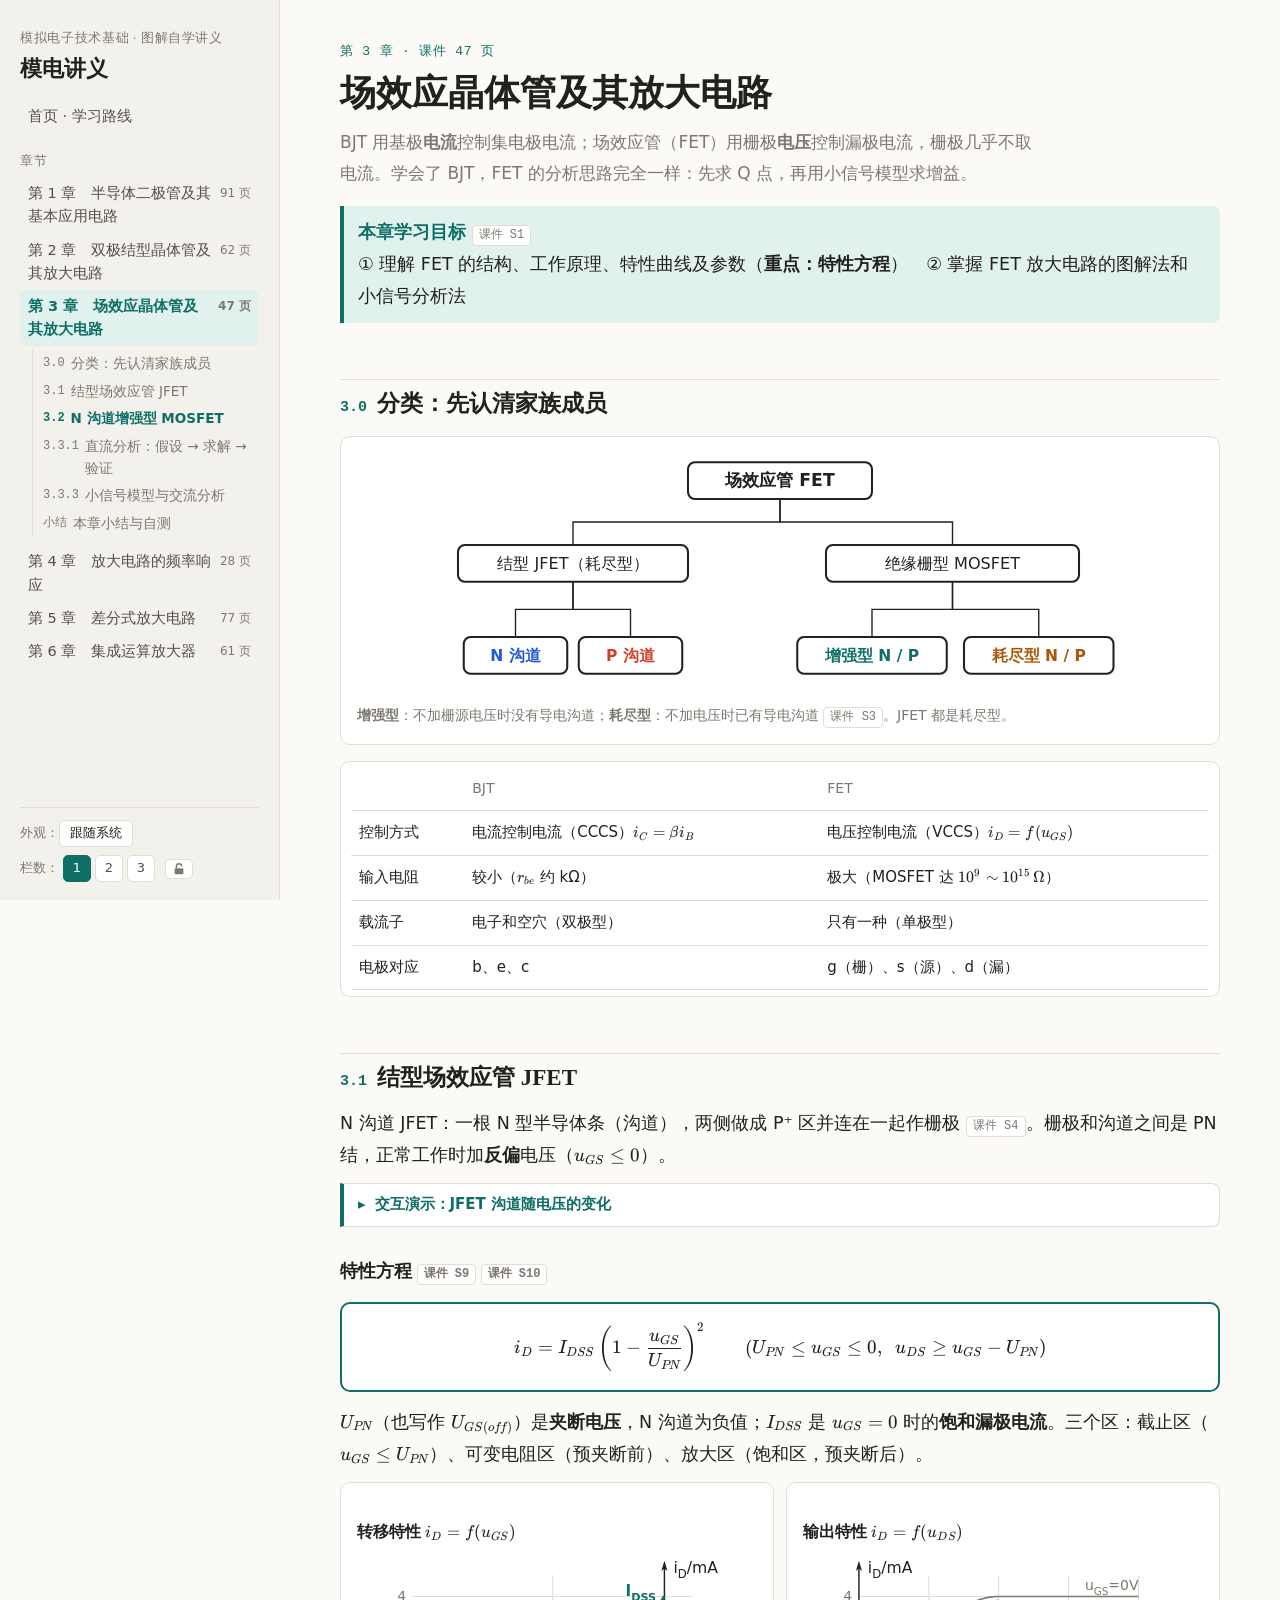
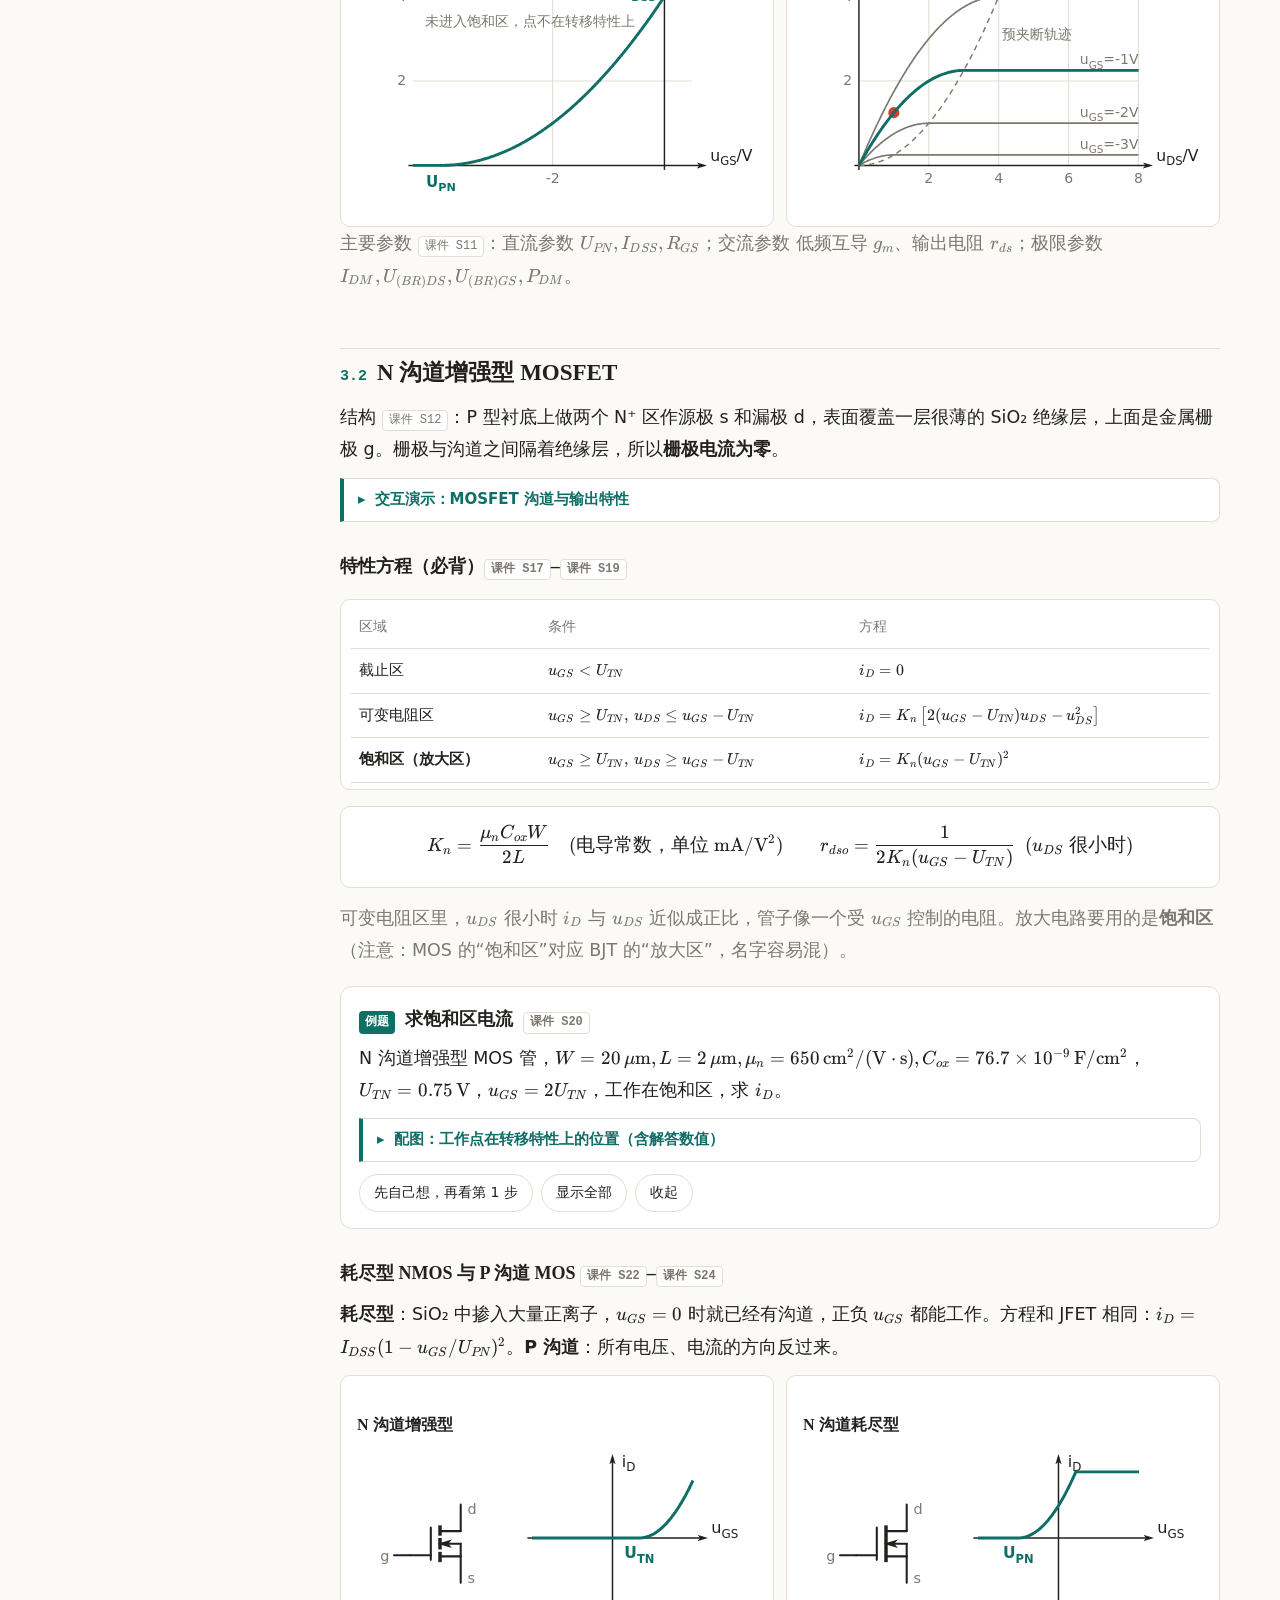
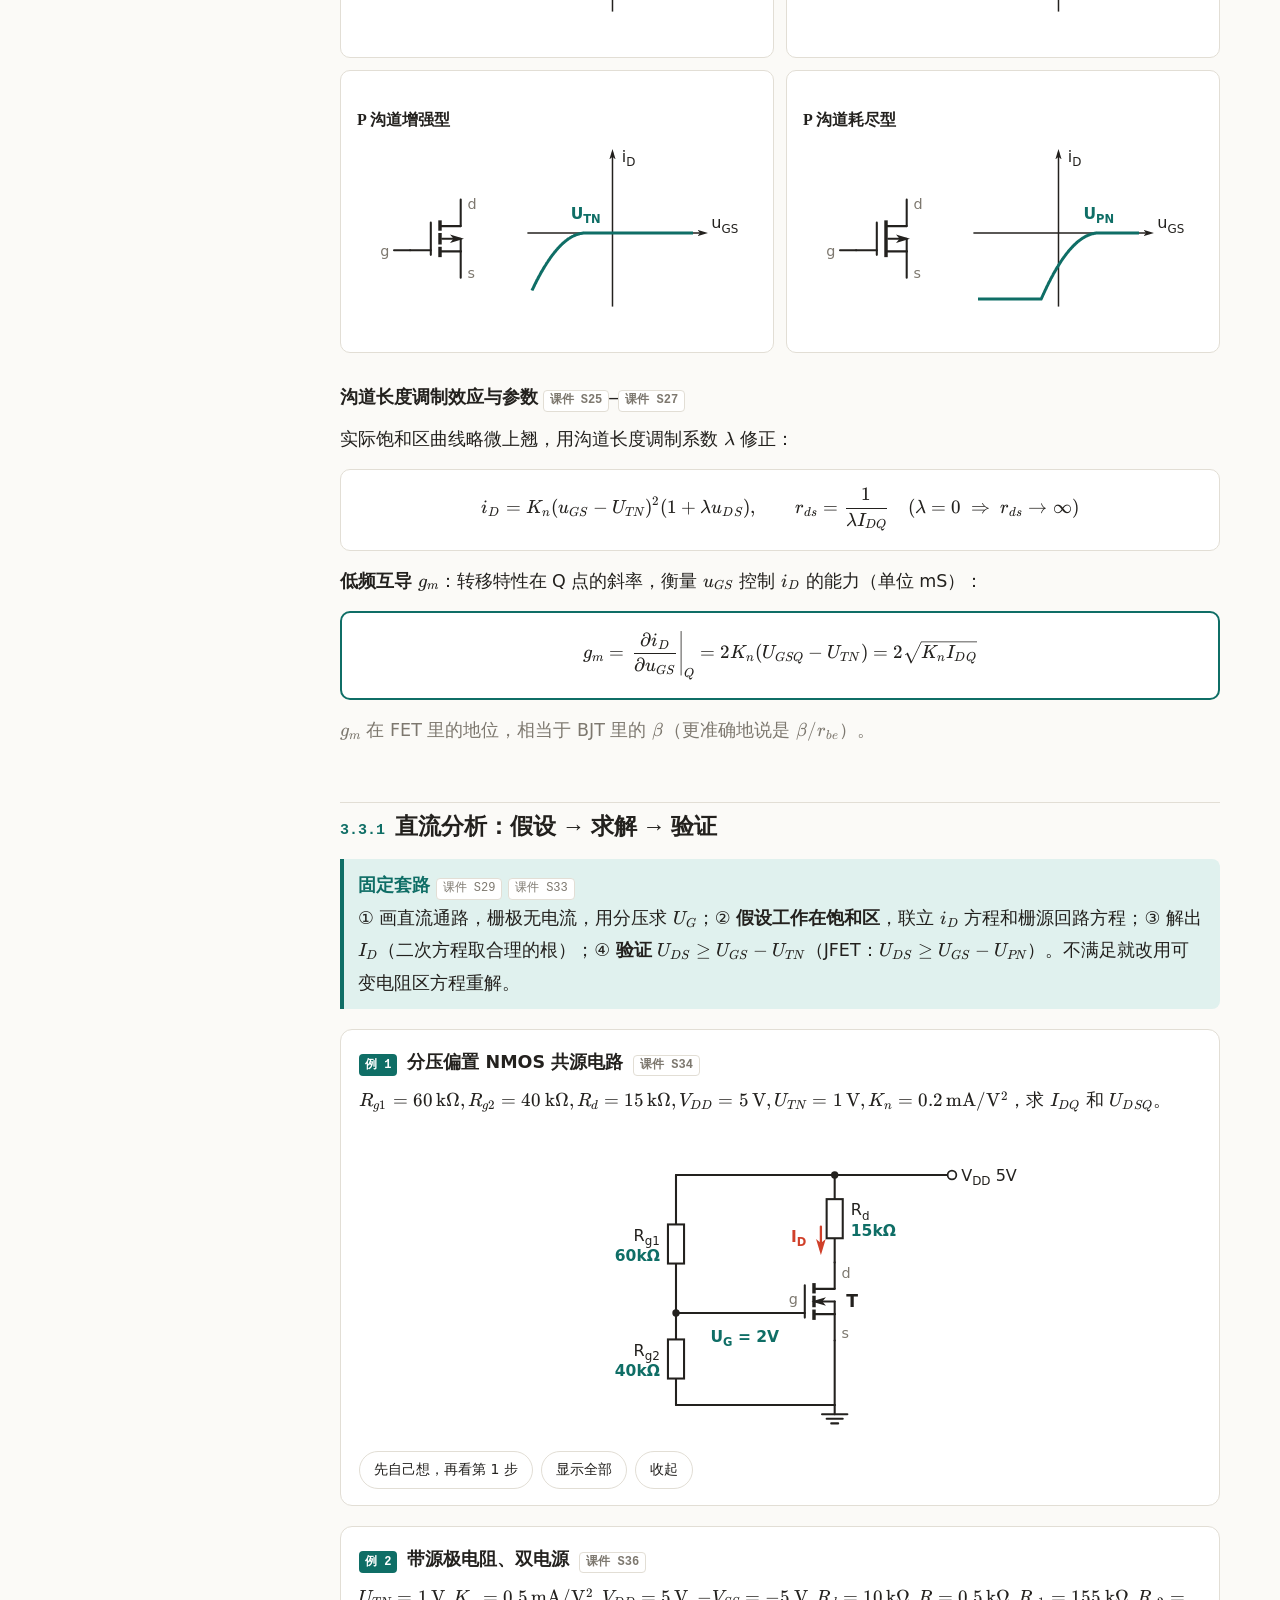
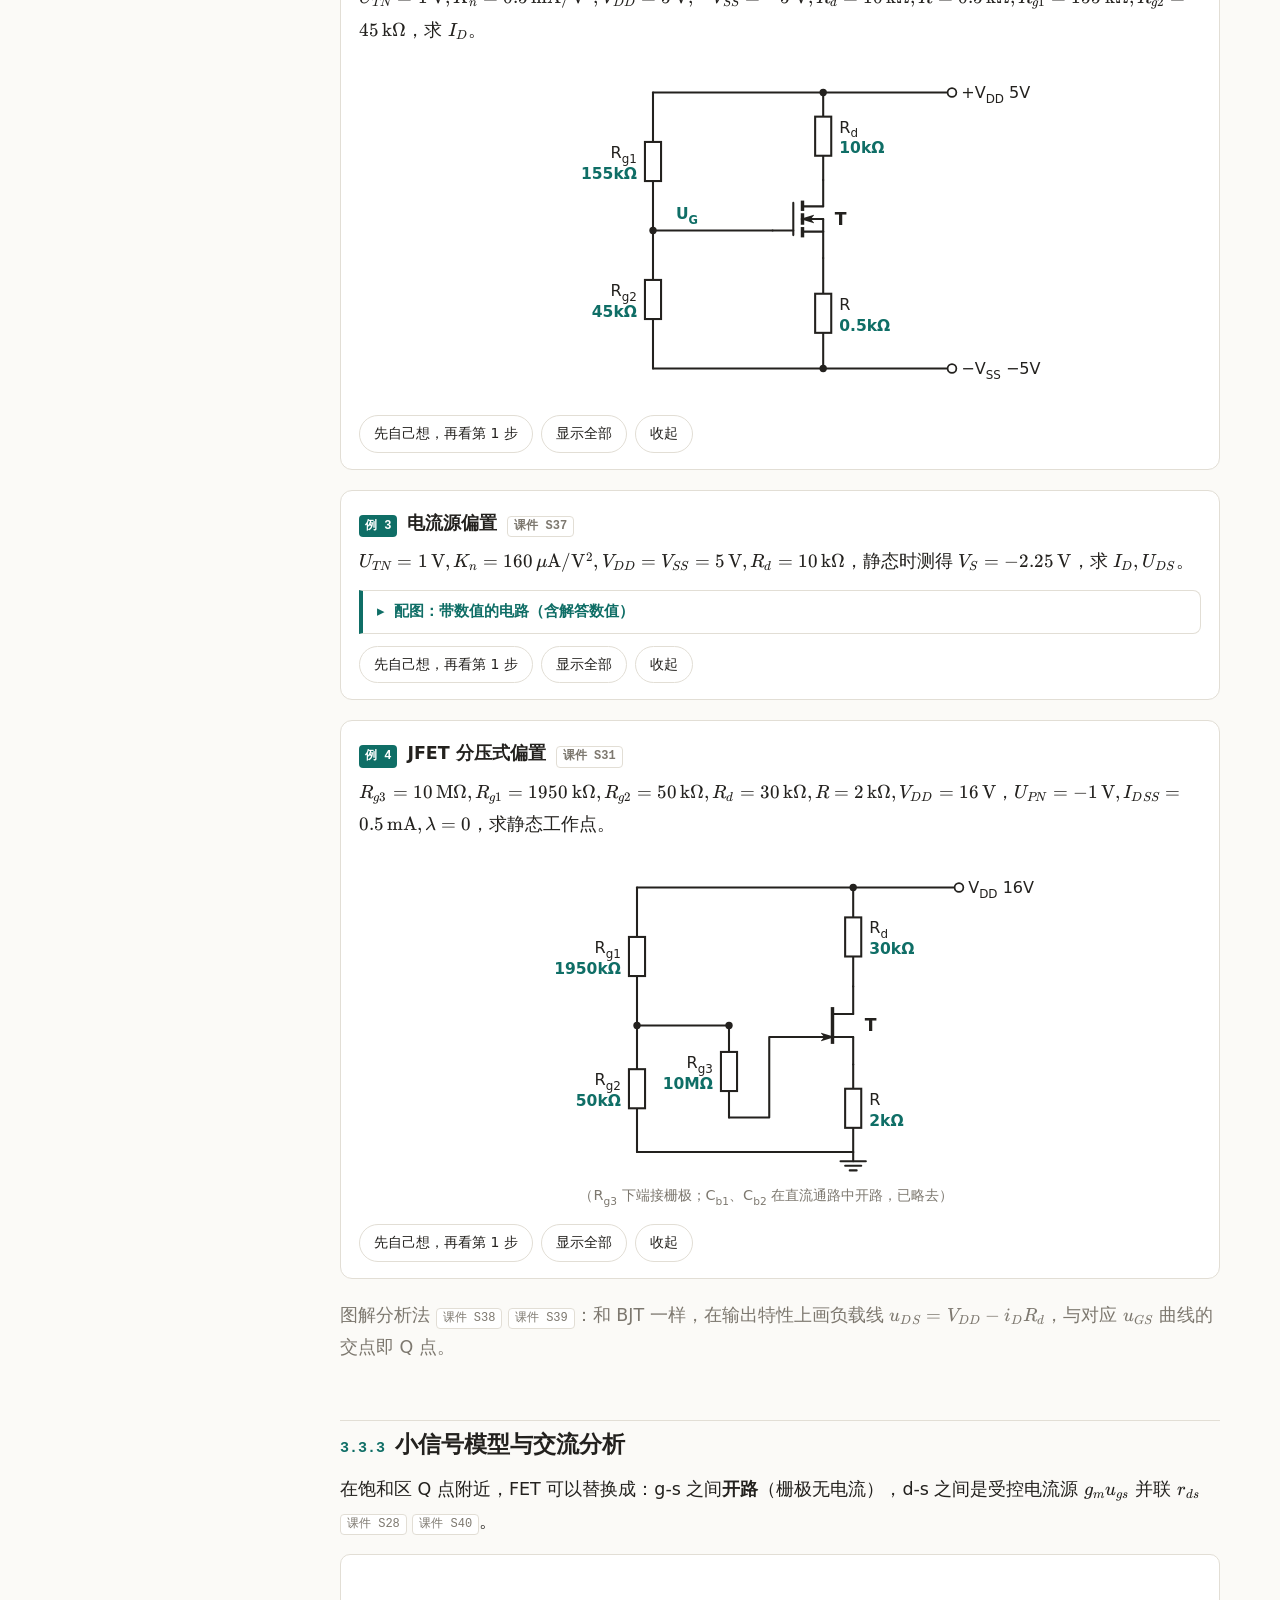
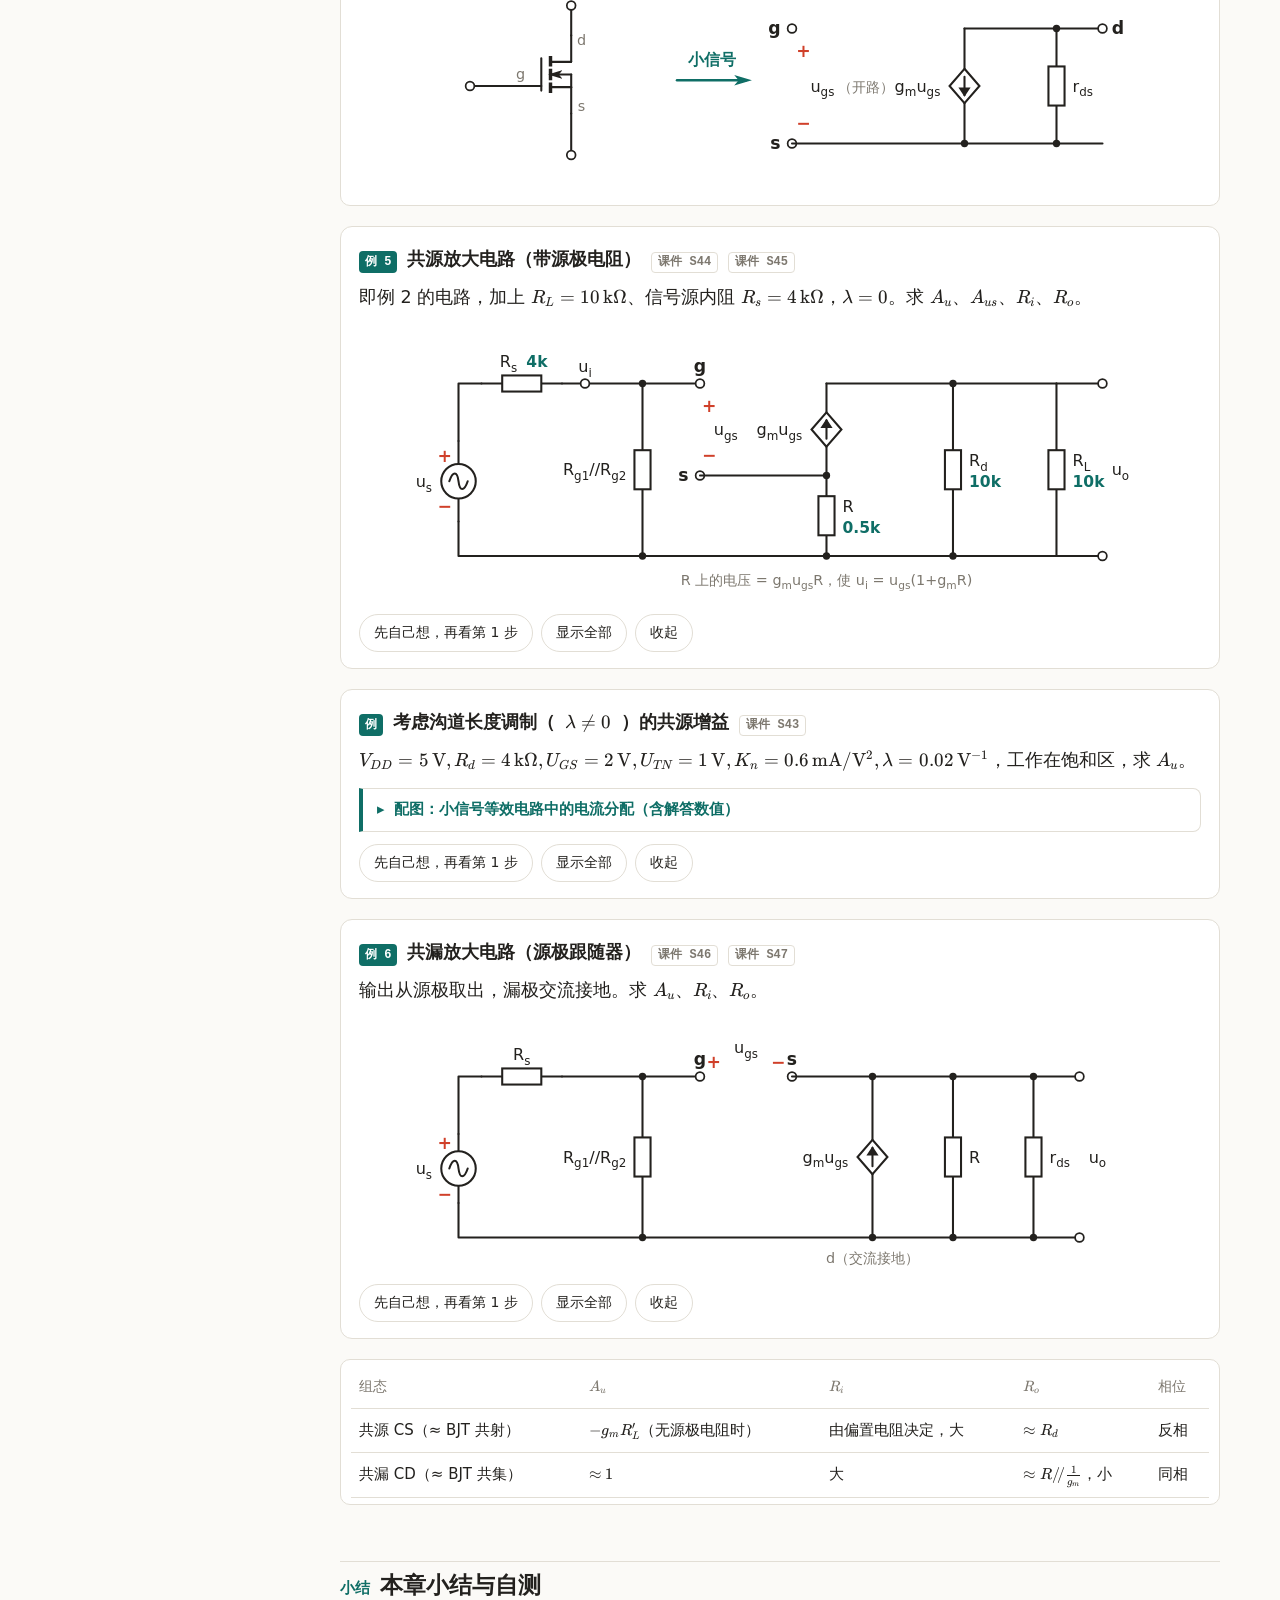
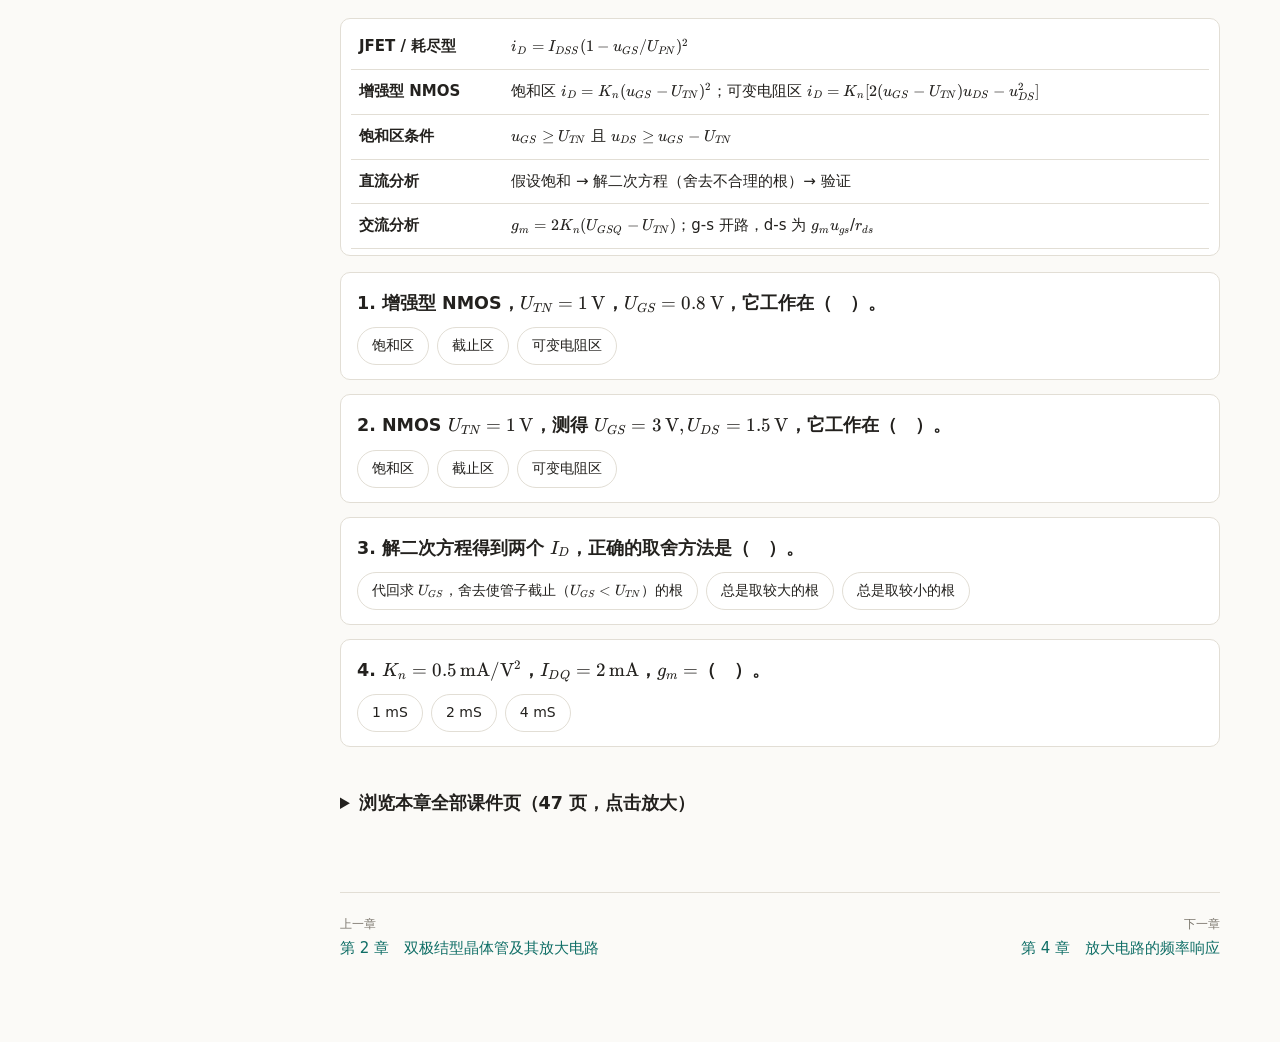
<file: ch3.html>
<!doctype html>
<html lang="zh-CN">
<head>
<meta charset="utf-8">
<meta name="viewport" content="width=device-width,initial-scale=1">
<title>第3章 场效应管及其放大电路 · 模电讲义</title>
<link rel="stylesheet" href="assets/katex/katex.min.css">
<link rel="stylesheet" href="assets/style.css?v=20261129">
</head>
<body>
<div class="layout">
<nav class="toc" aria-label="本章目录"></nav>
<article>
<div class="eyebrow">第 3 章 · 课件 47 页</div>
<h1>场效应晶体管及其放大电路</h1>
<p class="lead">BJT 用基极<b>电流</b>控制集电极电流；场效应管（FET）用栅极<b>电压</b>控制漏极电流，栅极几乎不取电流。学会了 BJT，FET 的分析思路完全一样：先求 Q 点，再用小信号模型求增益。</p>
<div class="key"><b>本章学习目标</b> <a class="src" data-s="1"></a><br>① 理解 FET 的结构、工作原理、特性曲线及参数（<b>重点：特性方程</b>）　② 掌握 FET 放大电路的图解法和小信号分析法</div>

<h2 id="cls"><span class="n">3.0</span>分类：先认清家族成员</h2>
<div class="panel fig"><svg id="tree" class="wide" viewBox="0 0 640 210" role="img" aria-label="场效应管分类"></svg>
<div class="cap"><b>增强型</b>：不加栅源电压时没有导电沟道；<b>耗尽型</b>：不加电压时已有导电沟道 <a class="src" data-s="3"></a>。JFET 都是耗尽型。</div></div>
<div class="tbl"><table>
<thead><tr><th></th><th>BJT</th><th>FET</th></tr></thead>
<tbody>
<tr><td>控制方式</td><td>电流控制电流（CCCS）\(i_C=\beta i_B\)</td><td>电压控制电流（VCCS）\(i_D=f(u_{GS})\)</td></tr>
<tr><td>输入电阻</td><td>较小（\(r_{be}\) 约 kΩ）</td><td>极大（MOSFET 达 \(10^9\sim10^{15}\,\Omega\)）</td></tr>
<tr><td>载流子</td><td>电子和空穴（双极型）</td><td>只有一种（单极型）</td></tr>
<tr><td>电极对应</td><td>b、e、c</td><td>g（栅）、s（源）、d（漏）</td></tr>
</tbody></table></div>

<h2 id="jfet"><span class="n">3.1</span>结型场效应管 JFET</h2>
<p>N 沟道 JFET：一根 N 型半导体条（沟道），两侧做成 P⁺ 区并连在一起作栅极 <a class="src" data-s="4"></a>。栅极和沟道之间是 PN 结，正常工作时加<b>反偏</b>电压（\(u_{GS}\le0\)）。</p>
<details class="figfold demo"><summary>交互演示：JFET 沟道随电压的变化</summary>
<div class="panel">
<b>拖动两个电压，观察沟道的变化（N 沟道，\(U_{PN}=-4\,\mathrm{V}\)，\(I_{DSS}=4\,\mathrm{mA}\)）：</b>
<div class="ctl"><label for="jg">\(u_{GS}\)</label><input type="range" id="jg" min="-4.5" max="0" step="0.05" value="-1"><output for="jg"></output></div>
<div class="ctl"><label for="jd">\(u_{DS}\)</label><input type="range" id="jd" min="0" max="8" step="0.05" value="1"><output for="jd"></output></div>
<div class="readout" id="jOut"></div>
<div class="fig"><svg id="jfetS" class="wide" viewBox="0 0 640 260" role="img" aria-label="JFET沟道"></svg></div>
<div class="cap">白色是耗尽层（不导电），蓝色是剩下的导电沟道。① \(u_{GS}\) 越负，PN 结反偏越深，耗尽层越厚，沟道越窄 <a class="src" data-s="6"></a>；② \(u_{DS}\) 增大时，靠近漏极的反偏电压更大，沟道呈<b>楔形</b>；③ 当 \(u_{GD}=u_{GS}-u_{DS}=U_{PN}\) 时漏极端<b>预夹断</b>，之后 \(i_D\) 基本不变 <a class="src" data-s="7"></a> <a class="src" data-s="8"></a>。</div>
</div>
</details>
<h3>特性方程 <a class="src" data-s="9"></a> <a class="src" data-s="10"></a></h3>
<div class="formula boxed">\[ i_D=I_{DSS}\left(1-\frac{u_{GS}}{U_{PN}}\right)^2\qquad (U_{PN}\le u_{GS}\le0,\ \ u_{DS}\ge u_{GS}-U_{PN}) \]</div>
<p>\(U_{PN}\)（也写作 \(U_{GS(off)}\)）是<b>夹断电压</b>，N 沟道为负值；\(I_{DSS}\) 是 \(u_{GS}=0\) 时的<b>饱和漏极电流</b>。三个区：截止区（\(u_{GS}\le U_{PN}\)）、可变电阻区（预夹断前）、放大区（饱和区，预夹断后）。</p>
<div class="grid2">
<div class="panel"><h4>转移特性 \(i_D=f(u_{GS})\)</h4><svg id="jTr" viewBox="0 0 320 230" role="img" aria-label="JFET转移特性"></svg></div>
<div class="panel"><h4>输出特性 \(i_D=f(u_{DS})\)</h4><svg id="jOutC" viewBox="0 0 320 230" role="img" aria-label="JFET输出特性"></svg></div>
</div>
<p class="muted">主要参数 <a class="src" data-s="11"></a>：直流参数 \(U_{PN}, I_{DSS}, R_{GS}\)；交流参数 低频互导 \(g_m\)、输出电阻 \(r_{ds}\)；极限参数 \(I_{DM}, U_{(BR)DS}, U_{(BR)GS}, P_{DM}\)。</p>

<h2 id="mos"><span class="n">3.2</span>N 沟道增强型 MOSFET</h2>
<p>结构 <a class="src" data-s="12"></a>：P 型衬底上做两个 N⁺ 区作源极 s 和漏极 d，表面覆盖一层很薄的 SiO₂ 绝缘层，上面是金属栅极 g。栅极与沟道之间隔着绝缘层，所以<b>栅极电流为零</b>。</p>
<details class="figfold demo"><summary>交互演示：MOSFET 沟道与输出特性</summary>
<div class="panel">
<b>拖动电压，看导电沟道（\(U_{TN}=1\,\mathrm{V}\)，\(K_n=0.5\,\mathrm{mA/V^2}\)）：</b>
<div class="ctl"><label for="mg">\(u_{GS}\)</label><input type="range" id="mg" min="0" max="5" step="0.05" value="3"><output for="mg"></output></div>
<div class="ctl"><label for="md">\(u_{DS}\)</label><input type="range" id="md" min="0" max="8" step="0.05" value="1"><output for="md"></output></div>
<div class="btns" id="mPre"><button type="button" data-v="0.5,1">u_GS &lt; U_TN</button><button type="button" data-v="3,0.6">可变电阻区</button><button type="button" data-v="3,2">预夹断</button><button type="button" data-v="3,5">饱和区</button></div>
<div class="readout" id="mOut"></div>
<div class="fig"><svg id="mosS" class="wide" viewBox="0 0 640 280" role="img" aria-label="MOSFET结构与沟道"></svg></div>
<div class="fig"><svg id="mosC" class="wide" viewBox="0 0 640 300" role="img" aria-label="MOSFET输出特性"></svg></div>
<div class="cap">① \(u_{GS}\lt U_{TN}\)：没有沟道，\(i_D=0\) <a class="src" data-s="14"></a>；② \(u_{GS}>U_{TN}\)：栅极电场把衬底中的电子吸到表面，形成 N 型<b>反型层</b>（感生沟道），\(U_{TN}\) 叫<b>开启电压</b>；③ \(u_{DS}\) 增大，沟道变成楔形，\(u_{GD}=U_{TN}\) 时预夹断 <a class="src" data-s="15"></a>，之后 \(i_D\) 基本不变 <a class="src" data-s="16"></a>。</div>
</div>
</details>
<h3>特性方程（必背）<a class="src" data-s="17"></a>–<a class="src" data-s="19"></a></h3>
<div class="tbl"><table>
<thead><tr><th>区域</th><th>条件</th><th>方程</th></tr></thead>
<tbody>
<tr><td>截止区</td><td>\(u_{GS}\lt U_{TN}\)</td><td>\(i_D=0\)</td></tr>
<tr><td>可变电阻区</td><td>\(u_{GS}\ge U_{TN},\ u_{DS}\le u_{GS}-U_{TN}\)</td><td>\(i_D=K_n\left[2(u_{GS}-U_{TN})u_{DS}-u_{DS}^2\right]\)</td></tr>
<tr><td><b>饱和区（放大区）</b></td><td>\(u_{GS}\ge U_{TN},\ u_{DS}\ge u_{GS}-U_{TN}\)</td><td>\(i_D=K_n(u_{GS}-U_{TN})^2\)</td></tr>
</tbody></table></div>
<div class="formula">\[ K_n=\frac{\mu_nC_{ox}W}{2L}\quad(\text{电导常数，单位 }\mathrm{mA/V^2})\qquad r_{dso}=\frac{1}{2K_n(u_{GS}-U_{TN})}\ \ (u_{DS}\text{ 很小时}) \]</div>
<p class="muted">可变电阻区里，\(u_{DS}\) 很小时 \(i_D\) 与 \(u_{DS}\) 近似成正比，管子像一个受 \(u_{GS}\) 控制的电阻。放大电路要用的是<b>饱和区</b>（注意：MOS 的“饱和区”对应 BJT 的“放大区”，名字容易混）。</p>
<div class="ex">
<div class="exh"><span class="tag">例题</span>求饱和区电流 <a class="src" data-s="20"></a></div>
<p>N 沟道增强型 MOS 管，\(W=20\,\mu\mathrm m, L=2\,\mu\mathrm m, \mu_n=650\,\mathrm{cm^2/(V\cdot s)}, C_{ox}=76.7\times10^{-9}\,\mathrm{F/cm^2}\)，\(U_{TN}=0.75\,\mathrm V\)，\(u_{GS}=2U_{TN}\)，工作在饱和区，求 \(i_D\)。</p>
<details class="figfold"><summary>配图：工作点在转移特性上的位置（含解答数值）</summary><div class="fig"><svg id="exSat3" class="wide" viewBox="0 0 640 260" role="img" aria-label="数值示例"></svg></div></details>
<div class="reveal">
<div class="rs">\[K_n=\frac{\mu_nC_{ox}W}{2L}=\frac{650\times76.7\times10^{-9}\times20}{2\times2}\approx2.49\times10^{-4}\,\mathrm{A/V^2}=0.249\,\mathrm{mA/V^2}\]</div>
<div class="rs">\(u_{GS}=2U_{TN}=1.5\,\mathrm V\)，代入饱和区方程：
\[i_D=K_n(u_{GS}-U_{TN})^2=0.249\times(1.5-0.75)^2\approx0.14\,\mathrm{mA}\]</div>
</div>
</div>

<h3>耗尽型 NMOS 与 P 沟道 MOS <a class="src" data-s="22"></a>–<a class="src" data-s="24"></a></h3>
<p><b>耗尽型</b>：SiO₂ 中掺入大量正离子，\(u_{GS}=0\) 时就已经有沟道，正负 \(u_{GS}\) 都能工作。方程和 JFET 相同：\(i_D=I_{DSS}(1-u_{GS}/U_{PN})^2\)。<b>P 沟道</b>：所有电压、电流的方向反过来。</p>
<div class="grid2" id="four"></div>
<h3>沟道长度调制效应与参数 <a class="src" data-s="25"></a>–<a class="src" data-s="27"></a></h3>
<p>实际饱和区曲线略微上翘，用沟道长度调制系数 \(\lambda\) 修正：</p>
<div class="formula">\[ i_D=K_n(u_{GS}-U_{TN})^2(1+\lambda u_{DS}),\qquad r_{ds}=\frac{1}{\lambda I_{DQ}}\quad(\lambda=0\ \Rightarrow\ r_{ds}\to\infty) \]</div>
<p><b>低频互导</b> \(g_m\)：转移特性在 Q 点的斜率，衡量 \(u_{GS}\) 控制 \(i_D\) 的能力（单位 mS）：</p>
<div class="formula boxed">\[ g_m=\left.\frac{\partial i_D}{\partial u_{GS}}\right|_Q=2K_n(U_{GSQ}-U_{TN})=2\sqrt{K_nI_{DQ}} \]</div>
<p class="muted">\(g_m\) 在 FET 里的地位，相当于 BJT 里的 \(\beta\)（更准确地说是 \(\beta/r_{be}\)）。</p>

<h2 id="dc"><span class="n">3.3.1</span>直流分析：假设 → 求解 → 验证</h2>
<div class="key"><b>固定套路</b> <a class="src" data-s="29"></a> <a class="src" data-s="33"></a><br>① 画直流通路，栅极无电流，用分压求 \(U_G\)；② <b>假设工作在饱和区</b>，联立 \(i_D\) 方程和栅源回路方程；③ 解出 \(I_D\)（二次方程取合理的根）；④ <b>验证</b> \(U_{DS}\ge U_{GS}-U_{TN}\)（JFET：\(U_{DS}\ge U_{GS}-U_{PN}\)）。不满足就改用可变电阻区方程重解。</div>

<div class="ex">
<div class="exh"><span class="tag">例 1</span>分压偏置 NMOS 共源电路 <a class="src" data-s="34"></a></div>
<p>\(R_{g1}=60\,\mathrm{k\Omega}, R_{g2}=40\,\mathrm{k\Omega}, R_d=15\,\mathrm{k\Omega}, V_{DD}=5\,\mathrm V, U_{TN}=1\,\mathrm V, K_n=0.2\,\mathrm{mA/V^2}\)，求 \(I_{DQ}\) 和 \(U_{DSQ}\)。</p>
<div class="fig"><svg id="dc1" viewBox="0 0 420 270" role="img" aria-label="例1电路"></svg></div>
<div class="reveal">
<div class="rs">栅极电流为零，\(R_{g1}, R_{g2}\) 纯分压：\[U_{GS}=\frac{R_{g2}}{R_{g1}+R_{g2}}V_{DD}=\frac{40}{100}\times5=2\,\mathrm V\]</div>
<div class="rs"><b>假设饱和区：</b>\[I_D=K_n(U_{GS}-U_{TN})^2=0.2\times(2-1)^2=0.2\,\mathrm{mA}\]</div>
<div class="rs">\[U_{DS}=V_{DD}-I_DR_d=5-0.2\times15=2\,\mathrm V\]</div>
<div class="rs"><b>验证：</b>\(U_{DS}=2\,\mathrm V\ \ge\ U_{GS}-U_{TN}=1\,\mathrm V\)，确实工作在饱和区。</div>
</div>
</div>

<div class="ex">
<div class="exh"><span class="tag">例 2</span>带源极电阻、双电源 <a class="src" data-s="36"></a></div>
<p>\(U_{TN}=1\,\mathrm V, K_n=0.5\,\mathrm{mA/V^2}, V_{DD}=5\,\mathrm V, -V_{SS}=-5\,\mathrm V, R_d=10\,\mathrm{k\Omega}, R=0.5\,\mathrm{k\Omega}, R_{g1}=155\,\mathrm{k\Omega}, R_{g2}=45\,\mathrm{k\Omega}\)，求 \(I_D\)。</p>
<div class="fig"><svg id="dc2" viewBox="0 0 440 300" role="img" aria-label="例2电路"></svg></div>
<div class="reveal">
<div class="rs">分压电阻跨接在 \(V_{DD}\) 和 \(-V_{SS}\) 之间（总电压 10V）。以 \(-V_{SS}\) 为参考：\(U_G=\frac{45}{155+45}\times10=2.25\,\mathrm V\)，源极 \(U_S=I_DR\)，所以
\[U_{GS}=2.25-0.5I_D\]</div>
<div class="rs"><b>假设饱和区：</b>\[I_D=0.5(U_{GS}-1)^2=0.5(1.25-0.5I_D)^2\ \Rightarrow\ I_D^2-13I_D+6.25=0\]</div>
<div class="rs">两个根 \(I_D=0.5\,\mathrm{mA}\) 或 \(12.5\,\mathrm{mA}\)。后者使 \(U_{GS}=2.25-6.25=-4\,\mathrm V\lt U_{TN}\)，管子会截止，矛盾，舍去。所以 \(I_D=0.5\,\mathrm{mA}\)，\(U_{GS}=2\,\mathrm V\)。</div>
<div class="rs"><b>验证：</b>\[U_{DS}=(V_{DD}+V_{SS})-I_D(R_d+R)=10-0.5\times10.5=4.75\,\mathrm V>U_{GS}-U_{TN}=1\,\mathrm V\]工作在饱和区。</div>
</div>
</div>

<div class="ex">
<div class="exh"><span class="tag">例 3</span>电流源偏置 <a class="src" data-s="37"></a></div>
<p>\(U_{TN}=1\,\mathrm V, K_n=160\,\mu\mathrm{A/V^2}, V_{DD}=V_{SS}=5\,\mathrm V, R_d=10\,\mathrm{k\Omega}\)，静态时测得 \(V_S=-2.25\,\mathrm V\)，求 \(I_D, U_{DS}\)。</p>
<details class="figfold"><summary>配图：带数值的电路（含解答数值）</summary><div class="fig"><svg id="ex3d" class="wide" viewBox="0 0 640 330" role="img" aria-label="数值示例"></svg></div></details>
<div class="reveal">
<div class="rs">静态 \(u_i=0\)，栅极经 \(R_g\) 接地：\(V_G=0\)，所以 \(U_{GS}=V_G-V_S=2.25\,\mathrm V\)。</div>
<div class="rs"><b>假设饱和区：</b>\(I_{DQ}=0.16\times(2.25-1)^2=0.25\,\mathrm{mA}\)</div>
<div class="rs">\(U_{DSQ}=V_{DD}-I_DR_d-V_S=5-0.25\times10-(-2.25)=4.75\,\mathrm V>1.25\,\mathrm V\)，饱和区成立。</div>
</div>
</div>

<div class="ex">
<div class="exh"><span class="tag">例 4</span>JFET 分压式偏置 <a class="src" data-s="31"></a></div>
<p>\(R_{g3}=10\,\mathrm{M\Omega}, R_{g1}=1950\,\mathrm{k\Omega}, R_{g2}=50\,\mathrm{k\Omega}, R_d=30\,\mathrm{k\Omega}, R=2\,\mathrm{k\Omega}, V_{DD}=16\,\mathrm V\)，\(U_{PN}=-1\,\mathrm V, I_{DSS}=0.5\,\mathrm{mA}, \lambda=0\)，求静态工作点。</p>
<div class="fig"><svg id="dc4" viewBox="0 0 440 290" role="img" aria-label="JFET例题电路"></svg></div>
<div class="reveal">
<div class="rs">\(R_{g3}\) 中无电流，只起隔离作用。\[U_{GS}=\frac{R_{g2}}{R_{g1}+R_{g2}}V_{DD}-I_DR=\frac{50\times16}{2000}-2I_D=0.4-2I_D\]</div>
<div class="rs"><b>假设饱和区：</b>\[I_D=I_{DSS}\left(1-\frac{U_{GS}}{U_{PN}}\right)^2=0.5(1+0.4-2I_D)^2\]</div>
<div class="rs">解得 \(I_D\approx0.31\,\mathrm{mA}\)（另一根 1.59mA 使 \(U_{GS}\approx-2.8\,\mathrm V\lt U_{PN}\)，舍去），\(U_{GSQ}\approx-0.22\,\mathrm V\)。</div>
<div class="rs">\[U_{DSQ}=V_{DD}-I_D(R_d+R)=16-0.31\times32\approx6.08\,\mathrm V\]<b>验证：</b>\(6.08>U_{GSQ}-U_{PN}=0.78\,\mathrm V\)，确认工作于饱和区。</div>
</div>
</div>
<p class="muted">图解分析法 <a class="src" data-s="38"></a> <a class="src" data-s="39"></a>：和 BJT 一样，在输出特性上画负载线 \(u_{DS}=V_{DD}-i_DR_d\)，与对应 \(u_{GS}\) 曲线的交点即 Q 点。</p>

<h2 id="ac"><span class="n">3.3.3</span>小信号模型与交流分析</h2>
<p>在饱和区 Q 点附近，FET 可以替换成：g-s 之间<b>开路</b>（栅极无电流），d-s 之间是受控电流源 \(g_mu_{gs}\) 并联 \(r_{ds}\) <a class="src" data-s="28"></a> <a class="src" data-s="40"></a>。</p>
<div class="panel fig"><svg id="fetSS" class="wide" viewBox="0 0 620 190" role="img" aria-label="FET小信号模型"></svg></div>

<div class="ex">
<div class="exh"><span class="tag">例 5</span>共源放大电路（带源极电阻）<a class="src" data-s="44"></a> <a class="src" data-s="45"></a></div>
<p>即例 2 的电路，加上 \(R_L=10\,\mathrm{k\Omega}\)、信号源内阻 \(R_s=4\,\mathrm{k\Omega}\)，\(\lambda=0\)。求 \(A_u\)、\(A_{us}\)、\(R_i\)、\(R_o\)。</p>
<div class="fig"><svg id="cs" class="wide" viewBox="0 0 640 240" role="img" aria-label="共源小信号电路"></svg></div>
<div class="reveal">
<div class="rs"><b>静态（例 2 已求）：</b>\(I_{DQ}=0.5\,\mathrm{mA}, U_{GSQ}=2\,\mathrm V\)。\[g_m=2K_n(U_{GSQ}-U_{TN})=2\times0.5\times(2-1)=1\,\mathrm{mS},\qquad \lambda=0\Rightarrow r_{ds}=\infty\]</div>
<div class="rs"><b>输出：</b>\(u_o=-g_mu_{gs}(R_d/\!/R_L)\)。<b>输入：</b>R 中流过 \(g_mu_{gs}\)，所以 \(u_i=u_{gs}+g_mu_{gs}R=u_{gs}(1+g_mR)\)。</div>
<div class="rs">\[A_u=\frac{u_o}{u_i}=-\frac{g_m(R_d/\!/R_L)}{1+g_mR}=-\frac{1\times5}{1+1\times0.5}\approx-3.33\]</div>
<div class="rs">\[R_i=R_{g1}/\!/R_{g2}=155/\!/45\approx34.9\,\mathrm{k\Omega},\qquad R_o\approx R_d=10\,\mathrm{k\Omega}\]</div>
<div class="rs">\[A_{us}=A_u\frac{R_i}{R_i+R_s}=-3.33\times\frac{34.875}{34.875+4}\approx-2.99\]
<span class="muted">对比 BJT 带 \(R_e\) 的共射电路：分母里的 \((1+g_mR)\) 和 BJT 的 \(r_{be}+(1+\beta)R_e\) 是同一个道理：源极（发射极）电阻会降低增益。</span></div>
</div>
</div>

<div class="ex">
<div class="exh"><span class="tag">例</span>考虑沟道长度调制（\(\lambda\ne0\)）的共源增益 <a class="src" data-s="43"></a></div>
<p>\(V_{DD}=5\,\mathrm V, R_d=4\,\mathrm{k\Omega}, U_{GS}=2\,\mathrm V, U_{TN}=1\,\mathrm V, K_n=0.6\,\mathrm{mA/V^2}, \lambda=0.02\,\mathrm V^{-1}\)，工作在饱和区，求 \(A_u\)。</p>
<details class="figfold"><summary>配图：小信号等效电路中的电流分配（含解答数值）</summary><div class="fig"><svg id="exLamD" class="wide" viewBox="0 0 640 270" role="img" aria-label="数值示例"></svg></div></details>
<div class="reveal">
<div class="rs"><b>静态：</b>\(I_{DQ}\approx K_n(U_{GS}-U_{TN})^2=0.6\,\mathrm{mA}\)，\(U_{DSQ}=V_{DD}-I_{DQ}R_d=5-0.6\times4=2.6\,\mathrm V\)</div>
<div class="rs">\[g_m=2K_n(U_{GS}-U_{TN})=1.2\,\mathrm{mS},\qquad r_{ds}=\frac{1}{\lambda K_n(U_{GS}-U_{TN})^2}=\frac{1}{0.02\times0.6}\approx83.3\,\mathrm{k\Omega}\]</div>
<div class="rs">\(r_{ds}\) 与 \(R_d\) 并联：\[A_u=-g_m(r_{ds}/\!/R_d)=-1.2\times(83.3/\!/4)\approx-4.58\]<span class="muted">若忽略 \(r_{ds}\)，\(A_u=-1.2\times4=-4.8\)；\(r_{ds}\gg R_d\) 时影响不大。</span></div>
</div>
</div>

<div class="ex">
<div class="exh"><span class="tag">例 6</span>共漏放大电路（源极跟随器）<a class="src" data-s="46"></a> <a class="src" data-s="47"></a></div>
<p>输出从源极取出，漏极交流接地。求 \(A_u\)、\(R_i\)、\(R_o\)。</p>
<div class="fig"><svg id="cd" class="wide" viewBox="0 0 640 220" role="img" aria-label="共漏小信号电路"></svg></div>
<div class="reveal">
<div class="rs">\(u_o=g_mu_{gs}(R/\!/r_{ds})\)，\(u_i=u_{gs}+u_o=u_{gs}\left[1+g_m(R/\!/r_{ds})\right]\)</div>
<div class="rs">\[A_u=\frac{g_m(R/\!/r_{ds})}{1+g_m(R/\!/r_{ds})}\approx1\quad(\text{同相、略小于 }1\text{，所以叫“跟随器”})\]</div>
<div class="rs">\(R_i=R_{g1}/\!/R_{g2}\)（很大）。求 \(R_o\)：\(u_s\) 置零，在输出端加测试电压 \(u_t\)，此时 \(u_{gs}=-u_t\)：
\[R_o=\frac{u_t}{i_t}=\frac{1}{\frac1R+\frac1{r_{ds}}+g_m}=R/\!/r_{ds}/\!/\frac1{g_m}\quad(\text{很小})\]</div>
<div class="rs"><b>结论：</b>输入电阻大、输出电阻小、电压增益约为 1，常用作<b>缓冲级</b>。</div>
</div>
</div>
<div class="tbl"><table>
<thead><tr><th>组态</th><th>\(A_u\)</th><th>\(R_i\)</th><th>\(R_o\)</th><th>相位</th></tr></thead>
<tbody>
<tr><td>共源 CS（≈ BJT 共射）</td><td>\(-g_mR_L'\)（无源极电阻时）</td><td>由偏置电阻决定，大</td><td>\(\approx R_d\)</td><td>反相</td></tr>
<tr><td>共漏 CD（≈ BJT 共集）</td><td>\(\approx1\)</td><td>大</td><td>\(\approx R/\!/\frac1{g_m}\)，小</td><td>同相</td></tr>
</tbody></table></div>

<h2 id="sum"><span class="n">小结</span>本章小结与自测</h2>
<div class="tbl"><table><tbody>
<tr><td><b>JFET / 耗尽型</b></td><td>\(i_D=I_{DSS}(1-u_{GS}/U_{PN})^2\)</td></tr>
<tr><td><b>增强型 NMOS</b></td><td>饱和区 \(i_D=K_n(u_{GS}-U_{TN})^2\)；可变电阻区 \(i_D=K_n[2(u_{GS}-U_{TN})u_{DS}-u_{DS}^2]\)</td></tr>
<tr><td><b>饱和区条件</b></td><td>\(u_{GS}\ge U_{TN}\) 且 \(u_{DS}\ge u_{GS}-U_{TN}\)</td></tr>
<tr><td><b>直流分析</b></td><td>假设饱和 → 解二次方程（舍去不合理的根）→ 验证</td></tr>
<tr><td><b>交流分析</b></td><td>\(g_m=2K_n(U_{GSQ}-U_{TN})\)；g-s 开路，d-s 为 \(g_mu_{gs}\)/\(r_{ds}\)</td></tr>
</tbody></table></div>
<div class="q" data-a="1"><div class="qt">1. 增强型 NMOS，\(U_{TN}=1\,\mathrm V\)，\(U_{GS}=0.8\,\mathrm V\)，它工作在（　）。</div><div class="opts"><button>饱和区</button><button>截止区</button><button>可变电阻区</button></div>
<div class="qex">✓ 正确。\(U_{GS}\lt U_{TN}\)，沟道还没形成。</div></div>
<div class="q" data-a="2" data-hint="先比较 U_DS 和 U_GS − U_TN。"><div class="qt">2. NMOS \(U_{TN}=1\,\mathrm V\)，测得 \(U_{GS}=3\,\mathrm V, U_{DS}=1.5\,\mathrm V\)，它工作在（　）。</div><div class="opts"><button>饱和区</button><button>截止区</button><button>可变电阻区</button></div>
<div class="qex">✓ 正确。\(U_{GS}-U_{TN}=2\,\mathrm V>U_{DS}=1.5\,\mathrm V\)，还没预夹断。</div></div>
<div class="q" data-a="0"><div class="qt">3. 解二次方程得到两个 \(I_D\)，正确的取舍方法是（　）。</div><div class="opts"><button>代回求 \(U_{GS}\)，舍去使管子截止（\(U_{GS}\lt U_{TN}\)）的根</button><button>总是取较大的根</button><button>总是取较小的根</button></div>
<div class="qex">✓ 正确。通常是较小的那个，但判断依据是物理上是否合理。</div></div>
<div class="q" data-a="1"><div class="qt">4. \(K_n=0.5\,\mathrm{mA/V^2}\)，\(I_{DQ}=2\,\mathrm{mA}\)，\(g_m=\)（　）。</div><div class="opts"><button>1 mS</button><button>2 mS</button><button>4 mS</button></div>
<div class="qex">✓ 正确。\(g_m=2\sqrt{K_nI_{DQ}}=2\sqrt{0.5\times2}=2\,\mathrm{mS}\)。</div></div>

<details class="gallery"><summary>浏览本章全部课件页（47 页，点击放大）</summary></details>
</article>
</div>

<script src="assets/katex/katex.min.js"></script>
<script src="assets/katex/auto-render.min.js"></script>
<script src="assets/common.js?v=20261129"></script>
<script>
(function(){
/* ---------- tree ---------- */
var tr = document.getElementById('tree'), tg = mk('g', {}, tr);
function box(x, y, w, t, cls){ mk('rect', {x:x - w / 2, y:y - 16, width:w, height:32, rx:6, class:'body'}, tg); rtext(tg, x, y + 5, t, cls || 't', 'middle'); }
function ln(x1, y1, x2, y2){ mk('polyline', {points:x1 + ',' + y1 + ' ' + x1 + ',' + ((y1 + y2) / 2) + ' ' + x2 + ',' + ((y1 + y2) / 2) + ' ' + x2 + ',' + y2, class:'wthin'}, tg); }
box(320, 24, 160, '场效应管 FET', 'tb');
ln(320, 40, 140, 80); ln(320, 40, 470, 80);
box(140, 96, 200, '结型 JFET（耗尽型）'); box(470, 96, 220, '绝缘栅型 MOSFET');
ln(140, 112, 90, 160); ln(140, 112, 190, 160); ln(470, 112, 400, 160); ln(470, 112, 545, 160);
box(90, 176, 90, 'N 沟道', 'tblue'); box(190, 176, 90, 'P 沟道', 'tred');
box(400, 176, 130, '增强型 N / P', 'tval'); box(545, 176, 130, '耗尽型 N / P', 'tamber');

/* ---------- JFET interactive ---------- */
var UPN = -4, IDSS = 4, js = document.getElementById('jfetS');
function jI(g, d){ if (g <= UPN) return 0; var ov = g - UPN; if (d < ov) return IDSS * (2 * (1 - g / UPN) * (d / -UPN) - (d / UPN) * (d / UPN)); return IDSS * Math.pow(1 - g / UPN, 2); }
bindSliders(['jg', 'jd'], {jg:function(v){ return v.toFixed(2) + ' V'; }, jd:function(v){ return v.toFixed(2) + ' V'; }}, function(v){
  js.innerHTML = ''; var s = new Sch(js), X0 = 120, X1 = 520, top = 70, bot = 190, half = 60, mid = 130;
  mk('rect', {x:X0, y:top, width:X1 - X0, height:bot - top, class:'n-reg'}, s.g);
  mk('rect', {x:200, y:40, width:240, height:30, class:'p-reg', stroke:'none'}, s.g); mk('rect', {x:200, y:190, width:240, height:30, class:'p-reg'}, s.g);
  rtext(s.g, 320, 60, 'P^{+} 栅区', 'tred', 'middle'); rtext(s.g, 320, 211, 'P^{+} 栅区', 'tred', 'middle');
  var up = [], dn = [];
  for (var k = 0; k <= 40; k++){ var x = 200 + k * 6, f = k / 40, r = Math.max(0, -v.jg + v.jd * f) / -UPN, dep = Math.min(half, half * Math.sqrt(r));
    up.push([x, top + dep]); dn.push([x, bot - dep]); }
  mk('polygon', {points:[[200, top]].concat(up, [[440, top]]).map(function(p){ return p.join(','); }).join(' '), class:'dep'}, s.g);
  mk('polygon', {points:[[200, bot]].concat(dn, [[440, bot]]).map(function(p){ return p.join(','); }).join(' '), class:'dep'}, s.g);
  s.line(X0, mid, 40, mid); s.term(40, mid); s.text(30, mid + 5, 's', 'tb', 'end');
  s.line(X1, mid, 600, mid); s.term(600, mid); s.text(610, mid + 5, 'd', 'tb');
  s.wire(320, 40, 320, 20, 560, 20); s.wire(320, 220, 320, 240, 560, 240, 560, 20); s.text(570, 25, 'g', 'tb');
  rtext(s.g, 160, mid + 5, 'N 沟道', 'tblue', 'middle');
  var I = jI(v.jg, v.jd), pinch = v.jd >= v.jg - UPN, cut = v.jg <= UPN;
  var reg = cut ? ['截止（沟道全夹断）', 'var(--muted)'] : pinch ? ['饱和区（预夹断后，恒流）', 'var(--blue)'] : ['可变电阻区', 'var(--amber)'];
  if (pinch && !cut) rtext(s.g, 440, mid - 8, '预夹断点', 'tred', 'end');
  document.getElementById('jOut').innerHTML = '<span>u_GD = ' + (v.jg - v.jd).toFixed(2) + ' V</span><span>i_D = ' + I.toFixed(2) + ' mA</span><span class="state" style="color:' + reg[1] + '">' + reg[0] + '</span>';
  if (window.__jdot){ __jdot(v.jg, v.jd, I); }
});
var jt = new Plot('jTr', {x:50, y:20, w:250, h:170}, [-4.5, 0.5], [0, 4.5]);
jt.axes({xl:'u_{GS}/V', yl:'i_D/mA', xt:[-2], yt:[2, 4]}); jt.fn(function(g){ return g < UPN ? 0 : IDSS * Math.pow(1 - g / UPN, 2); }, 'cv', -4.5, 0);
jt.text(-4, -0.5, 'U_{PN}', 'tval', 'middle'); jt.text(-0.15, 4.0, 'I_{DSS}', 'tval', 'end');
var jo = new Plot('jOutC', {x:50, y:20, w:250, h:170}, [0, 8], [0, 4.5]);
jo.axes({xl:'u_{DS}/V', yl:'i_D/mA', xt:[2, 4, 6, 8], yt:[2, 4]});
[0, -1, -2, -3].forEach(function(g){ jo.fn(function(d){ return jI(g, d); }, 'cvthin'); jo.text(8, jI(g, 8) + 0.15, 'u_{GS}=' + g + 'V', 'ts', 'end'); });
jo.fn(function(d){ return IDSS * Math.pow(d / UPN, 2); }, 'cvdash', 0, 4); jo.text(4.1, 3.0, '预夹断轨迹', 'ts');
window.__jdot = function(g, d, I){ var L1 = jt.clear(), L2 = jo.clear(); if (d >= g - UPN && g > UPN) jt.dot(g, I, L1); else jt.text(-2.4, 3.3, '未进入饱和区，点不在转移特性上', 'ts', 'middle', L1); if (d <= 8) jo.dot(d, I, L2); jo.fn(function(x){ return jI(g, x); }, 'cv', 0, 8, 200, L2); };
document.getElementById('jg').dispatchEvent(new Event('input'));

/* ---------- MOSFET interactive ---------- */
var UTN = 1, KN = 0.5, ms = document.getElementById('mosS');
function mI(g, d){ if (g < UTN) return 0; var ov = g - UTN; return d < ov ? KN * (2 * ov * d - d * d) : KN * ov * ov; }
var mc = new Plot('mosC', {x:60, y:20, w:540, h:240}, [0, 8], [0, 8.5]);
mc.axes({xl:'u_{DS}/V', yl:'i_D/mA', xt:[2, 4, 6, 8], yt:[2, 4, 6, 8]});
[2, 3, 4, 5].forEach(function(g){ mc.fn(function(d){ return mI(g, d); }, 'cvthin'); mc.text(8, mI(g, 8) + 0.2, 'u_{GS}=' + g + 'V', 'ts', 'end'); });
mc.fn(function(d){ return KN * d * d; }, 'cvdash', 0, 4.2); mc.text(1.2, 7.2, '可变电阻区', 'tamber', 'middle'); mc.text(6, 1.2, '饱和区（恒流区）', 'tblue', 'middle');
mc.text(4.2, 8.3, 'u_{DS} = u_{GS} − U_{TN}', 'ts', 'start');
function mosDraw(g, d){
  ms.innerHTML = ''; var s = new Sch(ms);
  mk('rect', {x:40, y:120, width:560, height:130, class:'p-reg'}, s.g); rtext(s.g, 320, 235, 'P 型衬底', 'tred', 'middle');
  mk('rect', {x:80, y:120, width:120, height:50, class:'n-reg', rx:10}, s.g); mk('rect', {x:440, y:120, width:120, height:50, class:'n-reg', rx:10}, s.g);
  rtext(s.g, 140, 152, 'N^{+}', 'tblue', 'middle'); rtext(s.g, 500, 152, 'N^{+}', 'tblue', 'middle');
  mk('rect', {x:200, y:100, width:240, height:20, class:'oxide'}, s.g); rtext(s.g, 320, 115, 'SiO_2', 'tamber', 'middle');
  mk('rect', {x:200, y:84, width:240, height:16, class:'metal'}, s.g);
  mk('rect', {x:110, y:108, width:60, height:12, class:'metal'}, s.g); mk('rect', {x:470, y:108, width:60, height:12, class:'metal'}, s.g);
  var ov = g - UTN;
  if (ov > 0){ var pts = [], k, pinchX = 440;
    for (k = 0; k <= 48; k++){ var f = k / 48, x = 200 + f * 240, loc = ov - Math.min(d, ov) * f; pts.push([x, 120 + Math.max(0, loc) * 9]); }
    mk('polygon', {points:[[200, 120]].concat(pts, [[440, 120]]).map(function(p){ return p.join(','); }).join(' '), class:'chan'}, s.g);
    for (k = 0; k < 14; k++){ var xx = 210 + k * 16.5, f2 = (xx - 200) / 240, th = Math.max(0, ov - Math.min(d, ov) * f2) * 9; if (th > 5) mk('circle', {cx:xx, cy:120 + th / 2, r:2.6, class:'elec'}, s.g); }
    if (d >= ov) rtext(s.g, 440, 192, '预夹断', 'tred', 'end');
  }
  s.line(140, 108, 140, 40); s.term(140, 40); s.text(140, 30, 's', 'tb', 'middle');
  s.line(320, 84, 320, 40); s.term(320, 40); s.text(320, 30, 'g', 'tb', 'middle');
  s.line(500, 108, 500, 40); s.term(500, 40); s.text(500, 30, 'd', 'tb', 'middle');
  s.line(320, 250, 320, 268); s.text(330, 272, 'B（衬底，接 s）', 'ts');
  s.text(330, 62, 'u_{GS} = ' + g.toFixed(2) + ' V', 'tval'); s.text(510, 62, 'u_{DS} = ' + d.toFixed(2) + ' V', 'tval');
  var I = mI(g, d), reg = g < UTN ? ['截止：无沟道', 'var(--muted)'] : d < ov ? ['可变电阻区', 'var(--amber)'] : ['饱和区（放大区）', 'var(--blue)'];
  document.getElementById('mOut').innerHTML = '<span>u_GS − U_TN = ' + ov.toFixed(2) + ' V</span><span>i_D = ' + I.toFixed(2) + ' mA</span><span class="state" style="color:' + reg[1] + '">' + reg[0] + '</span>';
  var L = mc.clear(); if (g >= UTN) mc.fn(function(x){ return mI(g, x); }, 'cv', 0, 8, 200, L); mc.dot(d, Math.min(8.4, I), L);
}
var mrun = bindSliders(['mg', 'md'], {mg:function(v){ return v.toFixed(2) + ' V'; }, md:function(v){ return v.toFixed(2) + ' V'; }}, function(v){ mosDraw(v.mg, v.md); });
document.querySelectorAll('#mPre button').forEach(function(b){ b.onclick = function(){ var q = b.dataset.v.split(','); document.getElementById('mg').value = q[0]; document.getElementById('md').value = q[1]; mrun(); }; });

/* ---------- four types ---------- */
var four = document.getElementById('four');
[['N 沟道增强型', 1, false], ['N 沟道耗尽型', 1, true], ['P 沟道增强型', -1, false], ['P 沟道耗尽型', -1, true]].forEach(function(t, i){
  var pn = document.createElement('div'); pn.className = 'panel';
  pn.innerHTML = '<h4>' + t[0] + '</h4><svg id="f' + i + '" viewBox="0 0 300 170"></svg>'; four.appendChild(pn);
  var s = new Sch('f' + i), sym = s.fet(60, 85, {dep:t[2], p:t[1] < 0});
  s.line(sym.g[0], sym.g[1], sym.g[0] - 14, sym.g[1]); s.text(sym.g[0] - 18, sym.g[1] + 5, 'g', 'ts', 'end'); s.text(sym.d[0] + 6, sym.d[1] + 8, 'd', 'ts'); s.text(sym.s[0] + 6, sym.s[1], 's', 'ts');
  var p = new Plot('f' + i, {x:140, y:20, w:140, h:120}, [-3, 3], [-1.2, 1.2]);
  p.axes({xl:'u_{GS}', yl:'i_D', xt:[], yt:[], grid:false});
  var sg = t[1], th = t[2] ? -1.5 * sg : 1 * sg;
  p.fn(function(u){ var ov = (u - th) * sg; return ov <= 0 ? 0 : sg * Math.min(1.15, 0.25 * ov * ov); }, 'cv');
  p.text(th, sg > 0 ? -0.35 : 0.25, t[2] ? 'U_{PN}' : 'U_{TN}', 'tval', 'middle');
});

/* ---------- DC example circuits ---------- */
var d1 = new Sch('dc1'), m1 = d1.fet(240, 150, {lab:'T', pins:false});
d1.wire(120, 40, 360, 40); d1.term(360, 40); d1.text(368, 45, 'V_{DD} 5V', 't');
d1.R(120, 40, 120, 160, {lab:'R_{g1}', val:'60kΩ', side:'l'}); d1.R(120, 160, 120, 240, {lab:'R_{g2}', val:'40kΩ', side:'l'}); d1.node(120, 160);
d1.line(120, 160, m1.g[0], m1.g[1]); d1.R(m1.d[0], 40, m1.d[0], m1.d[1], {lab:'R_d', val:'15kΩ'}); d1.node(m1.d[0], 40);
d1.line(m1.s[0], m1.s[1], m1.s[0], 240); d1.wire(120, 240, m1.s[0], 240); d1.gnd(m1.s[0], 240);
d1.text(m1.g[0] + 4, m1.g[1] - 8, 'g', 'ts'); d1.text(m1.d[0] + 6, m1.d[1] + 14, 'd', 'ts'); d1.text(m1.s[0] + 6, m1.s[1] - 2, 's', 'ts');
d1.arrow(m1.d[0] - 12, 85, m1.d[0] - 12, 105, 'I_D', 'red', m1.d[0] - 38, 98); d1.text(150, 185, 'U_G = 2V', 'tval');

var d2 = new Sch('dc2'), m2 = d2.fet(250, 140, {lab:'T'});
d2.wire(120, 30, 380, 30); d2.term(380, 30); d2.text(388, 35, '+V_{DD} 5V', 't');
d2.R(120, 30, 120, 150, {lab:'R_{g1}', val:'155kΩ', side:'l'}); d2.R(120, 150, 120, 270, {lab:'R_{g2}', val:'45kΩ', side:'l'}); d2.node(120, 150);
d2.line(120, 150, m2.g[0], m2.g[1]); d2.R(m2.d[0], 30, m2.d[0], m2.d[1], {lab:'R_d', val:'10kΩ'}); d2.node(m2.d[0], 30);
d2.R(m2.s[0], m2.s[1], m2.s[0], 270, {lab:'R', val:'0.5kΩ'}); d2.wire(120, 270, 380, 270); d2.term(380, 270); d2.text(388, 275, '−V_{SS} −5V', 't'); d2.node(m2.s[0], 270);
d2.text(140, 140, 'U_G', 'tval');

var d4 = new Sch('dc4'), j4 = d4.fet(270, 150, {jfet:true, lab:'T'});
d4.wire(100, 30, 380, 30); d4.term(380, 30); d4.text(388, 35, 'V_{DD} 16V', 't');
d4.R(100, 30, 100, 150, {lab:'R_{g1}', val:'1950kΩ', side:'l'}); d4.R(100, 150, 100, 260, {lab:'R_{g2}', val:'50kΩ', side:'l'}); d4.node(100, 150);
d4.wire(100, 150, 180, 150); d4.R(180, 150, 180, 230, {lab:'R_{g3}', val:'10MΩ', side:'l'}); d4.line(180, 150, 180, 150);
d4.wire(180, 230, 215, 230, 215, j4.g[1], j4.g[0], j4.g[1]); d4.node(180, 150);
d4.R(j4.d[0], 30, j4.d[0], j4.d[1], {lab:'R_d', val:'30kΩ'}); d4.node(j4.d[0], 30);
d4.R(j4.s[0], j4.s[1], j4.s[0], 260, {lab:'R', val:'2kΩ'}); d4.wire(100, 260, j4.s[0], 260); d4.gnd(j4.s[0], 260);
d4.text(50, 302, '（R_{g3} 下端接栅极；C_{b1}、C_{b2} 在直流通路中开路，已略去）', 'ts');

/* ---------- small signal model ---------- */
var fs = new Sch('fetSS'), fm = fs.fet(110, 90, {pins:true});
fs.line(fm.g[0], fm.g[1], 40, fm.g[1]); fs.term(40, fm.g[1]); fs.line(fm.d[0], fm.d[1], fm.d[0], 30); fs.term(fm.d[0], 30); fs.line(fm.s[0], fm.s[1], fm.s[0], 160); fs.term(fm.s[0], 160);
fs.arrow(220, 95, 280, 95, '', 'acc'); fs.text(250, 82, '小信号', 'tval', 'middle');
fs.term(320, 50); fs.text(310, 55, 'g', 'tb', 'end'); fs.term(320, 150); fs.text(310, 155, 's', 'tb', 'end'); fs.pm(330, 70, '+'); fs.pm(330, 132, '-'); fs.text(336, 105, 'u_{gs}', 't');
fs.text(360, 105, '（开路）', 'ts');
fs.ccs(470, 50, 470, 150, {lab:'g_mu_{gs}', side:'l'}); fs.R(550, 50, 550, 150, {lab:'r_{ds}'}); fs.wire(470, 50, 590, 50); fs.wire(320, 150, 590, 150);
fs.term(590, 50); fs.text(598, 55, 'd', 'tb'); fs.node(470, 150); fs.node(550, 150); fs.node(550, 50);

/* ---------- CS small-signal ---------- */
var cs = new Sch('cs');
cs.vs(40, 100, 40, 170, {lab:'u_s', side:'l'}); cs.wire(40, 100, 40, 50, 60, 50); cs.R(60, 50, 130, 50, {lab:'R_s', val:'4k'}); cs.wire(130, 50, 250, 50); cs.term(150, 50);
cs.R(200, 50, 200, 200, {lab:'R_{g1}//R_{g2}', side:'l'}); cs.node(200, 50); cs.term(250, 50); cs.text(250, 40, 'g', 'tb', 'middle');
cs.term(250, 130); cs.text(240, 135, 's', 'tb', 'end'); cs.pm(258, 70, '+'); cs.pm(258, 112, '-'); cs.text(262, 95, 'u_{gs}', 't');
cs.wire(250, 130, 360, 130); cs.R(360, 130, 360, 200, {lab:'R', val:'0.5k'}); cs.ccs(360, 130, 360, 50, {lab:'g_mu_{gs}', side:'l'}); cs.node(360, 130);
cs.wire(360, 50, 560, 50); cs.R(470, 50, 470, 200, {lab:'R_d', val:'10k'}); cs.R(560, 50, 560, 200, {lab:'R_L', val:'10k'}); cs.node(470, 50); cs.node(470, 200);
cs.wire(40, 170, 40, 200, 600, 200); cs.node(200, 200); cs.node(360, 200); cs.line(560, 50, 600, 50); cs.term(600, 50); cs.term(600, 200); cs.text(608, 130, 'u_o', 't');
cs.text(150, 40, 'u_i', 't', 'middle'); cs.text(360, 225, 'R 上的电压 = g_mu_{gs}R，使 u_i = u_{gs}(1+g_mR)', 'ts', 'middle');

var cd = new Sch('cd');
cd.vs(40, 100, 40, 160, {lab:'u_s', side:'l'}); cd.wire(40, 100, 40, 50, 60, 50); cd.R(60, 50, 130, 50, {lab:'R_s'}); cd.wire(130, 50, 250, 50);
cd.R(200, 50, 200, 190, {lab:'R_{g1}//R_{g2}', side:'l'}); cd.node(200, 50); cd.term(250, 50); cd.text(250, 40, 'g', 'tb', 'middle');
cd.term(330, 50); cd.text(330, 40, 's', 'tb', 'middle'); cd.pm(262, 38, '+'); cd.pm(318, 38, '-'); cd.text(290, 30, 'u_{gs}', 't', 'middle');
cd.wire(330, 50, 580, 50); cd.ccs(400, 190, 400, 50, {lab:'g_mu_{gs}', side:'l'}); cd.R(470, 50, 470, 190, {lab:'R'}); cd.R(540, 50, 540, 190, {lab:'r_{ds}'});
cd.node(400, 50); cd.node(470, 50); cd.node(540, 50); cd.wire(40, 160, 40, 190, 580, 190); cd.node(200, 190); cd.node(400, 190); cd.node(470, 190); cd.node(540, 190);
cd.term(580, 50); cd.term(580, 190); cd.text(588, 125, 'u_o', 't'); cd.text(400, 212, 'd（交流接地）', 'ts', 'middle');


/* ---------- numeric figures for examples ---------- */
(function(){
  var K = 0.249, U = 0.75, p = new Plot('exSat3', {x:60, y:20, w:480, h:200}, [0, 2.2], [0, 0.45]);
  p.axes({xl:'u_{GS}/V', yl:'i_D/mA', xt:[0.75, 1.5, 2], yt:[0.14, 0.3], xAtBottom:true, yAtLeft:true});
  p.fn(function(u){ return u <= U ? 0 : K * (u - U) * (u - U); }, 'cv', 0, 2.2, 300);
  p.poly([[1.5, 0], [1.5, 0.2]], 'cvdash'); p.poly([[0, 0.14], [1.5, 0.14]], 'cvdash'); p.poly([[0.75, 0], [0.75, 0.2]], 'cvdash'); p.dot(1.5, 0.14);
  p.text(1.55, 0.1, 'i_D = 0.249 × 0.75² ≈ 0.14 mA', 'tred');
  p.text(0.73, 0.06, 'U_{TN}', 'tval', 'end');
  mk('line', {x1:p.X(0.76), y1:p.Y(0.2), x2:p.X(1.49), y2:p.Y(0.2), class:'arr-amber', 'marker-end':p.mk.amber, 'marker-start':p.mk.amber}, p.g);
  p.text(1.125, 0.225, 'u_{GS} − U_{TN} = 0.75 V', 'tamber', 'middle');
  p.text(0.1, 0.40, 'K_n = μ_nC_{ox}W / 2L ≈ 0.249 mA/V²', 'tval');
})();
(function(){
  var s = new Sch('ex3d'), m = s.fet(260, 150, {lab:'T'});
  s.wire(m.d[0], 40, 380, 40); s.term(380, 40); s.text(388, 45, '+V_{DD} = 5 V', 't');
  s.R(m.d[0], 40, m.d[0], m.d[1], {lab:'R_d', val:'10kΩ'});
  s.line(m.g[0], m.g[1], 160, m.g[1]); s.R(160, m.g[1], 160, 250, {lab:'R_g', side:'l'}); s.gnd(160, 250); s.node(160, m.g[1]);
  s.line(m.s[0], m.s[1], m.s[0], 200); s.isrc(m.s[0], 200, m.s[0], 268, {lab:'I', val:'0.25mA'}); s.term(m.s[0], 272); s.line(m.s[0], 268, m.s[0], 272); s.text(m.s[0] + 10, 290, '−V_{SS} = −5 V', 't');
  s.arrow(m.d[0] - 12, 60, m.d[0] - 12, 94, '', 'red'); s.text(m.d[0] - 18, 82, 'I_D = 0.25 mA', 'tred', 'end');
  s.text(170, m.g[1] - 8, 'V_G = 0', 'tval'); s.text(m.s[0] + 10, 196, 'V_S = −2.25 V', 'tval'); s.text(m.d[0] + 10, 128, 'V_D = 5 − 0.25 × 10 = 2.5 V', 'tval');
  s.text(20, 320, 'U_{GS} = 0 − (−2.25) = 2.25 V；U_{DS} = 2.5 − (−2.25) = 4.75 V > U_{GS} − U_{TN} = 1.25 V', 'tval');
})();
(function(){
  var s = new Sch('exLamD'), gm = 1.2, rds = 83.3, Rd = 4, ugs = 10, i = gm * ugs, rp = rds * Rd / (rds + Rd), uo = -i * rp;
  s.term(60, 50); s.term(60, 170); s.text(50, 55, 'g', 'tb', 'end'); s.text(50, 175, 's', 'tb', 'end'); s.pm(70, 80, '+'); s.pm(70, 140, '-'); s.text(80, 115, 'u_{gs} = 10 mV', 'tval');
  s.ccs(250, 50, 250, 170, {lab:'g_mu_{gs}', side:'l'}); s.R(370, 50, 370, 170, {lab:'r_{ds}', val:'83.3kΩ'}); s.R(480, 50, 480, 170, {lab:'R_d', val:'4kΩ'});
  s.wire(250, 50, 560, 50); s.wire(60, 170, 560, 170); s.node(370, 50); s.node(480, 50); s.node(370, 170); s.node(480, 170); s.term(560, 50); s.term(560, 170);
  s.text(250, 36, 'd', 'tb', 'middle'); s.text(570, 115, 'u_o = ' + nf3(uo) + ' mV', 'tval');
  s.text(240, 196, 'g_mu_{gs} = 1.2 mS × 10 mV = 12 μA', 'tred', 'middle');
  s.arrow(356, 108, 356, 76, '', 'red'); s.text(350, 100, nf3(-uo / rds) + ' μA', 'tred', 'end');
  s.arrow(466, 108, 466, 76, '', 'red'); s.text(460, 100, nf3(-uo / Rd) + ' μA', 'tred', 'end');
  s.text(40, 236, 'r_{ds} // R_d = 83.3 // 4 ≈ ' + nf3(rp) + ' kΩ：12 μA 中只有约 0.55 μA 走 r_{ds}', 'tval');
  s.text(40, 256, 'A_u = ' + nf3(uo) + ' mV ÷ 10 mV ≈ ' + nf3(uo / ugs), 'tred');
  function nf3(v){ return (+v.toFixed(2)).toString().replace('-', '−'); }
})();
initPage(3);
})();
</script>
</body>
</html>
</file>
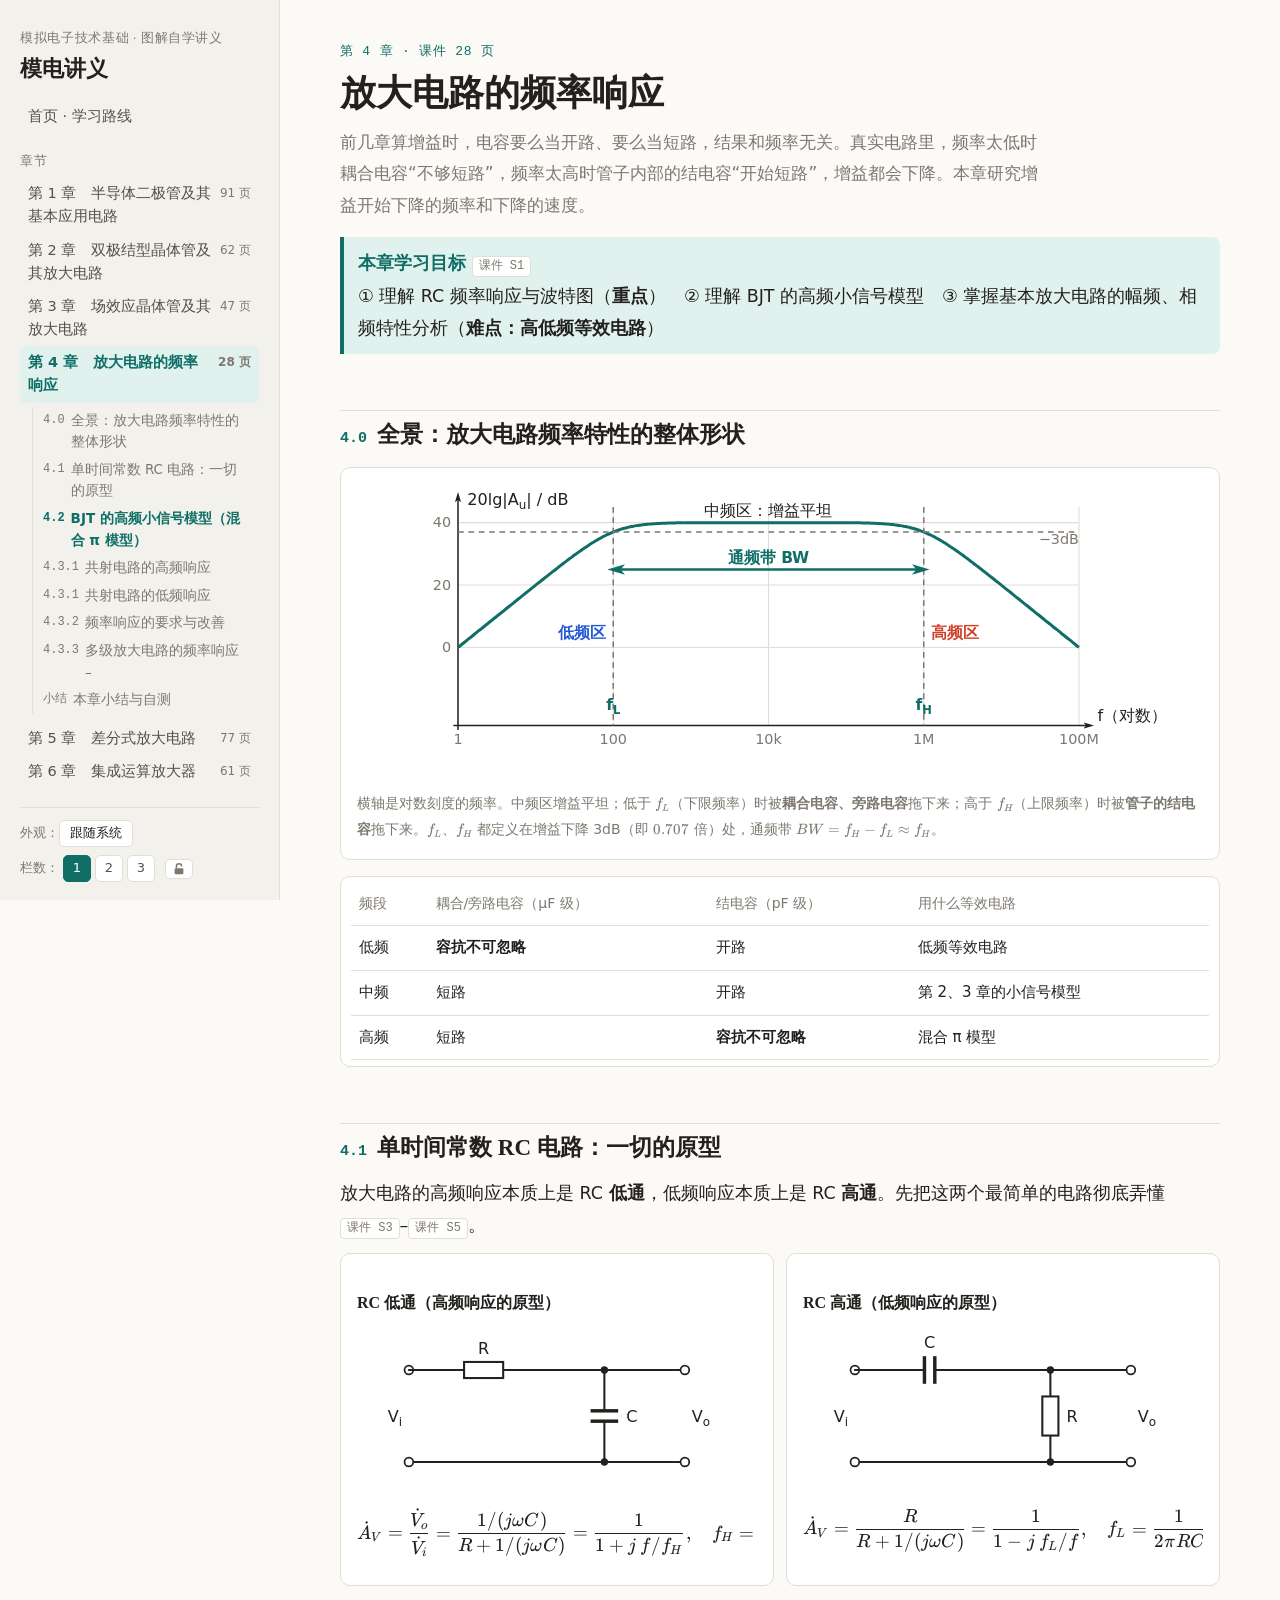
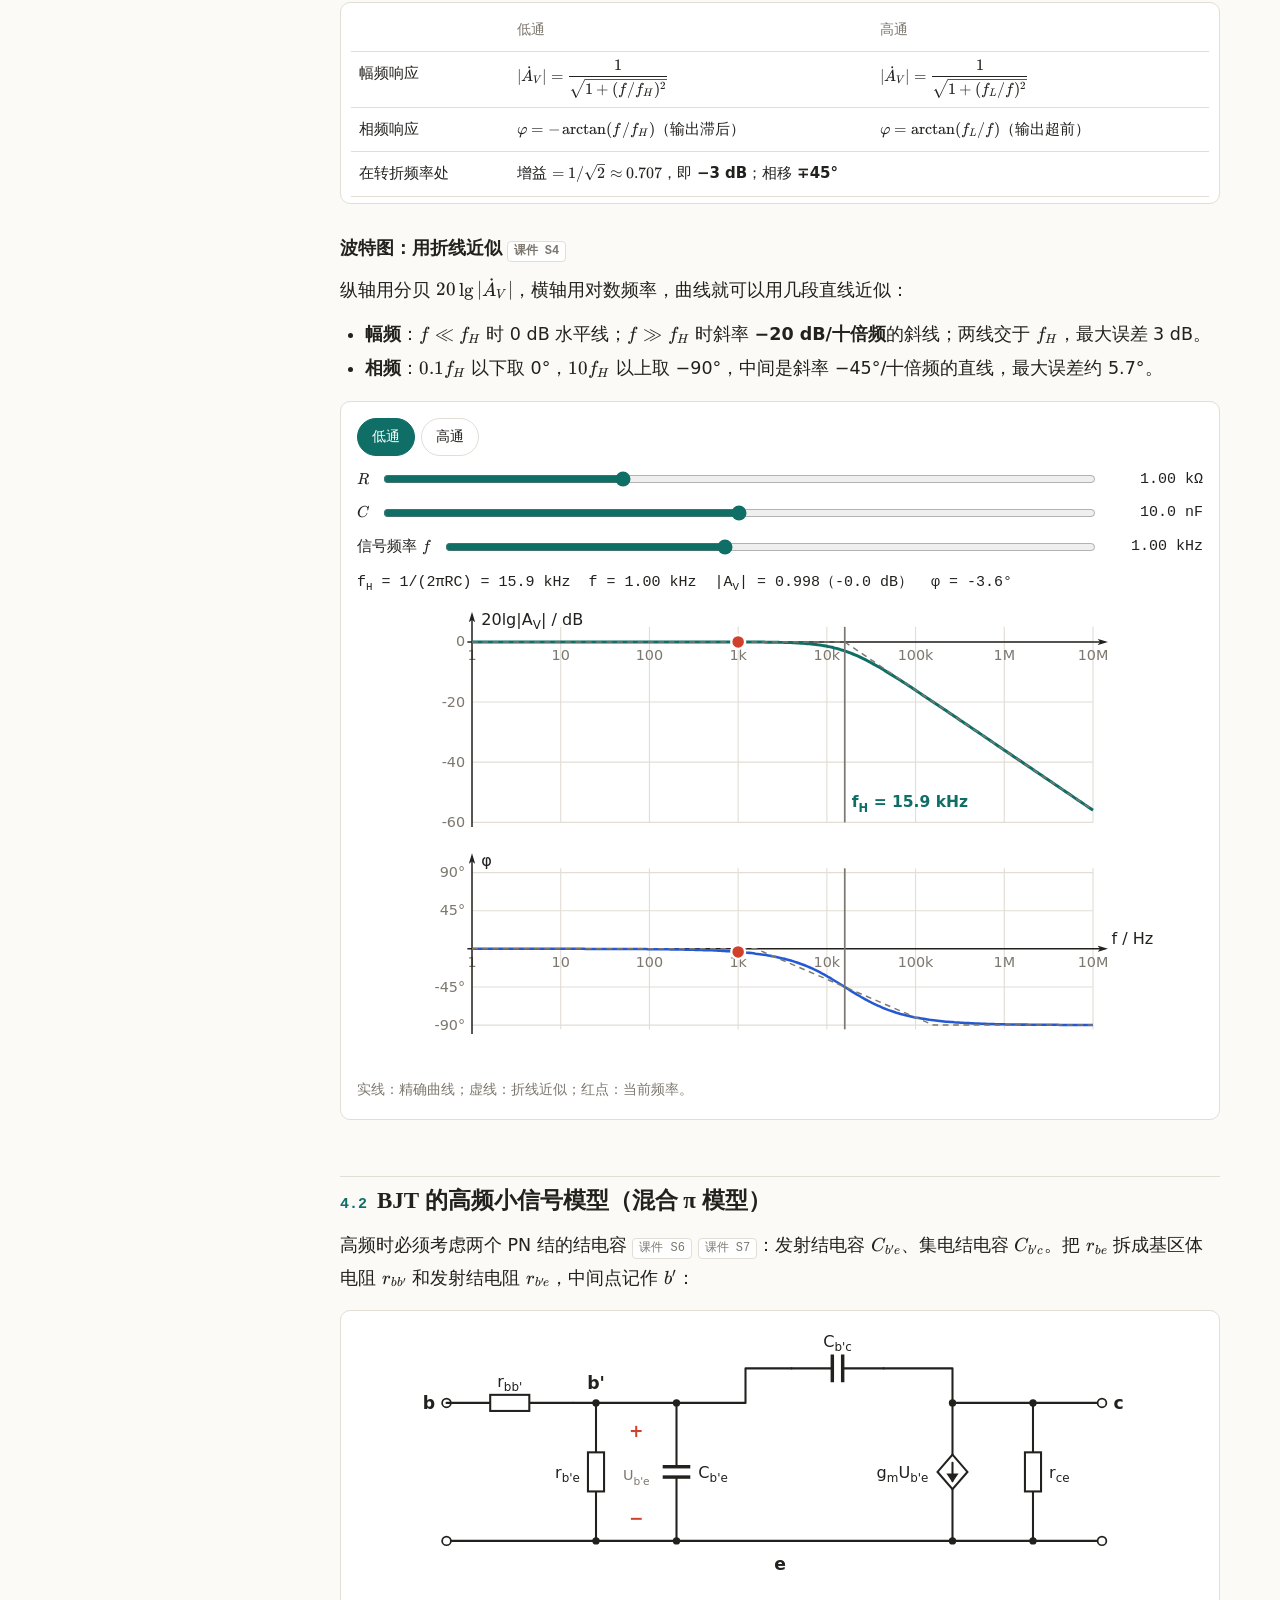
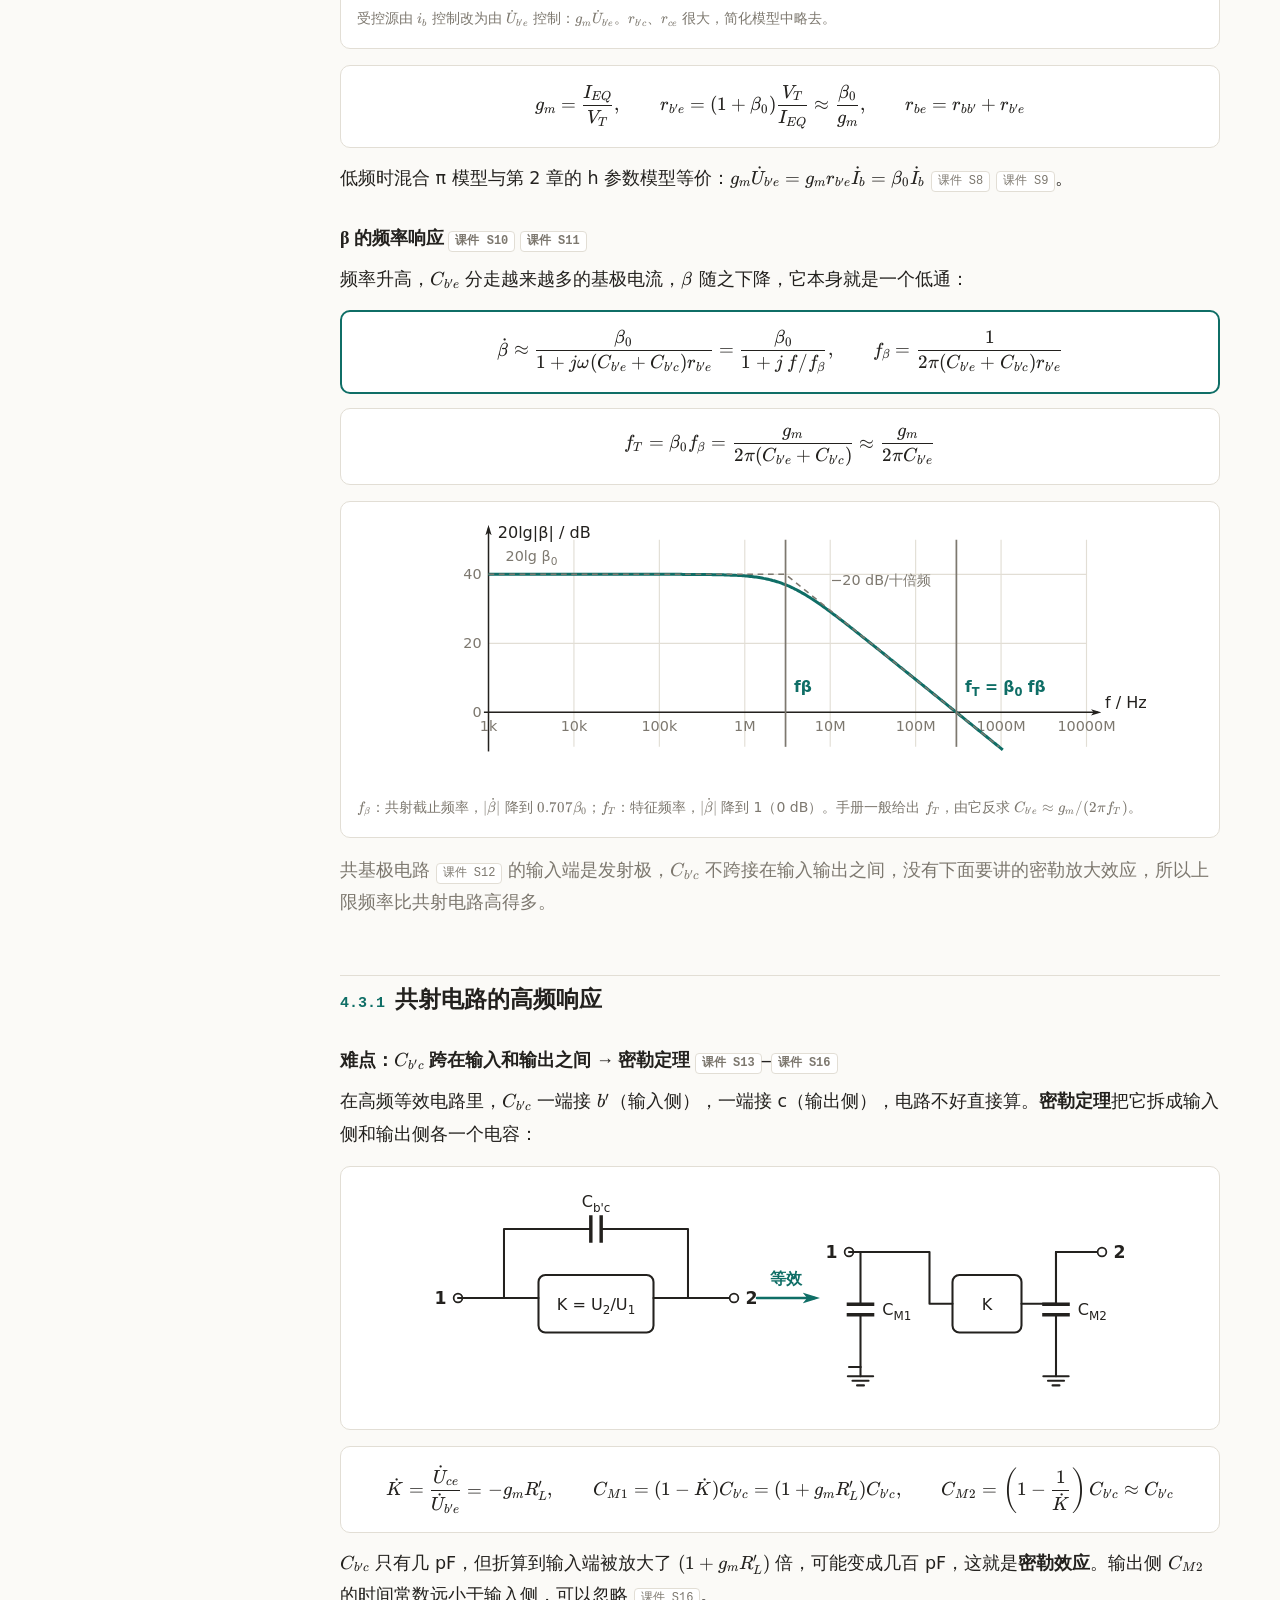
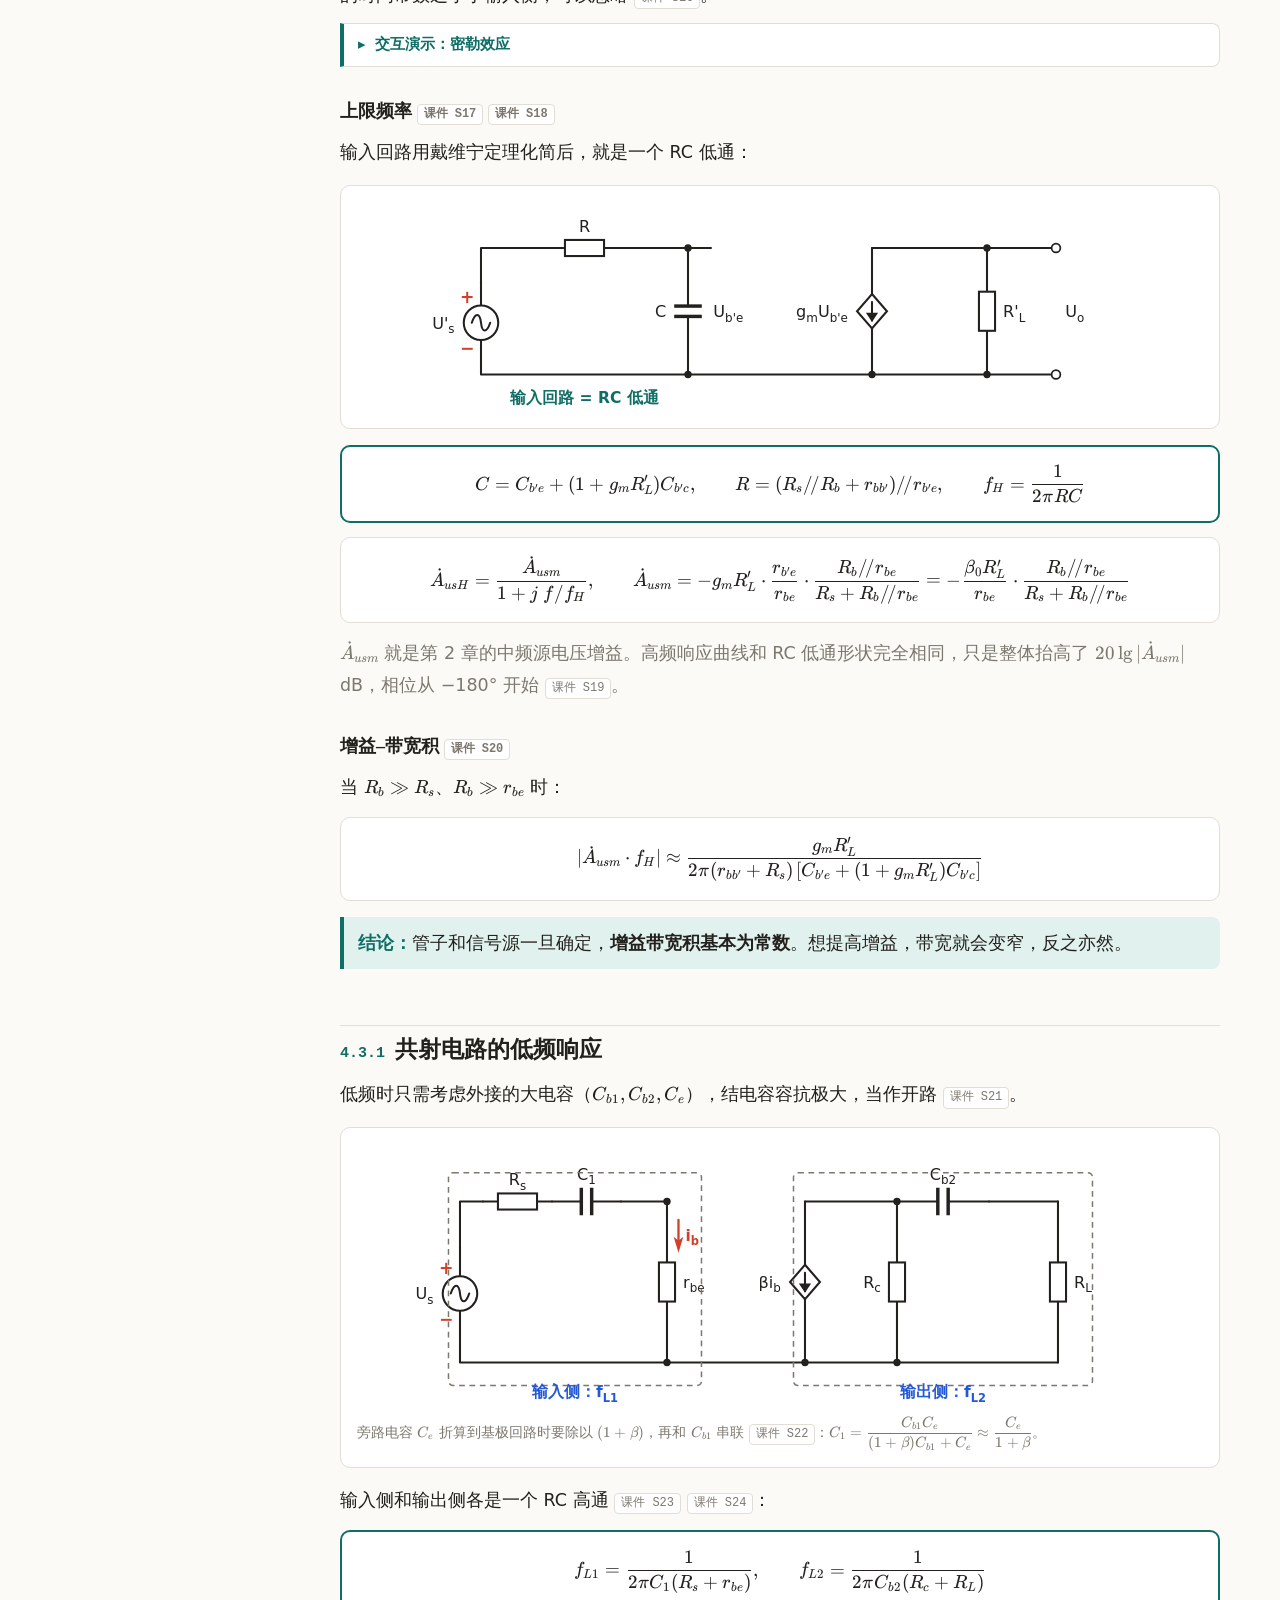
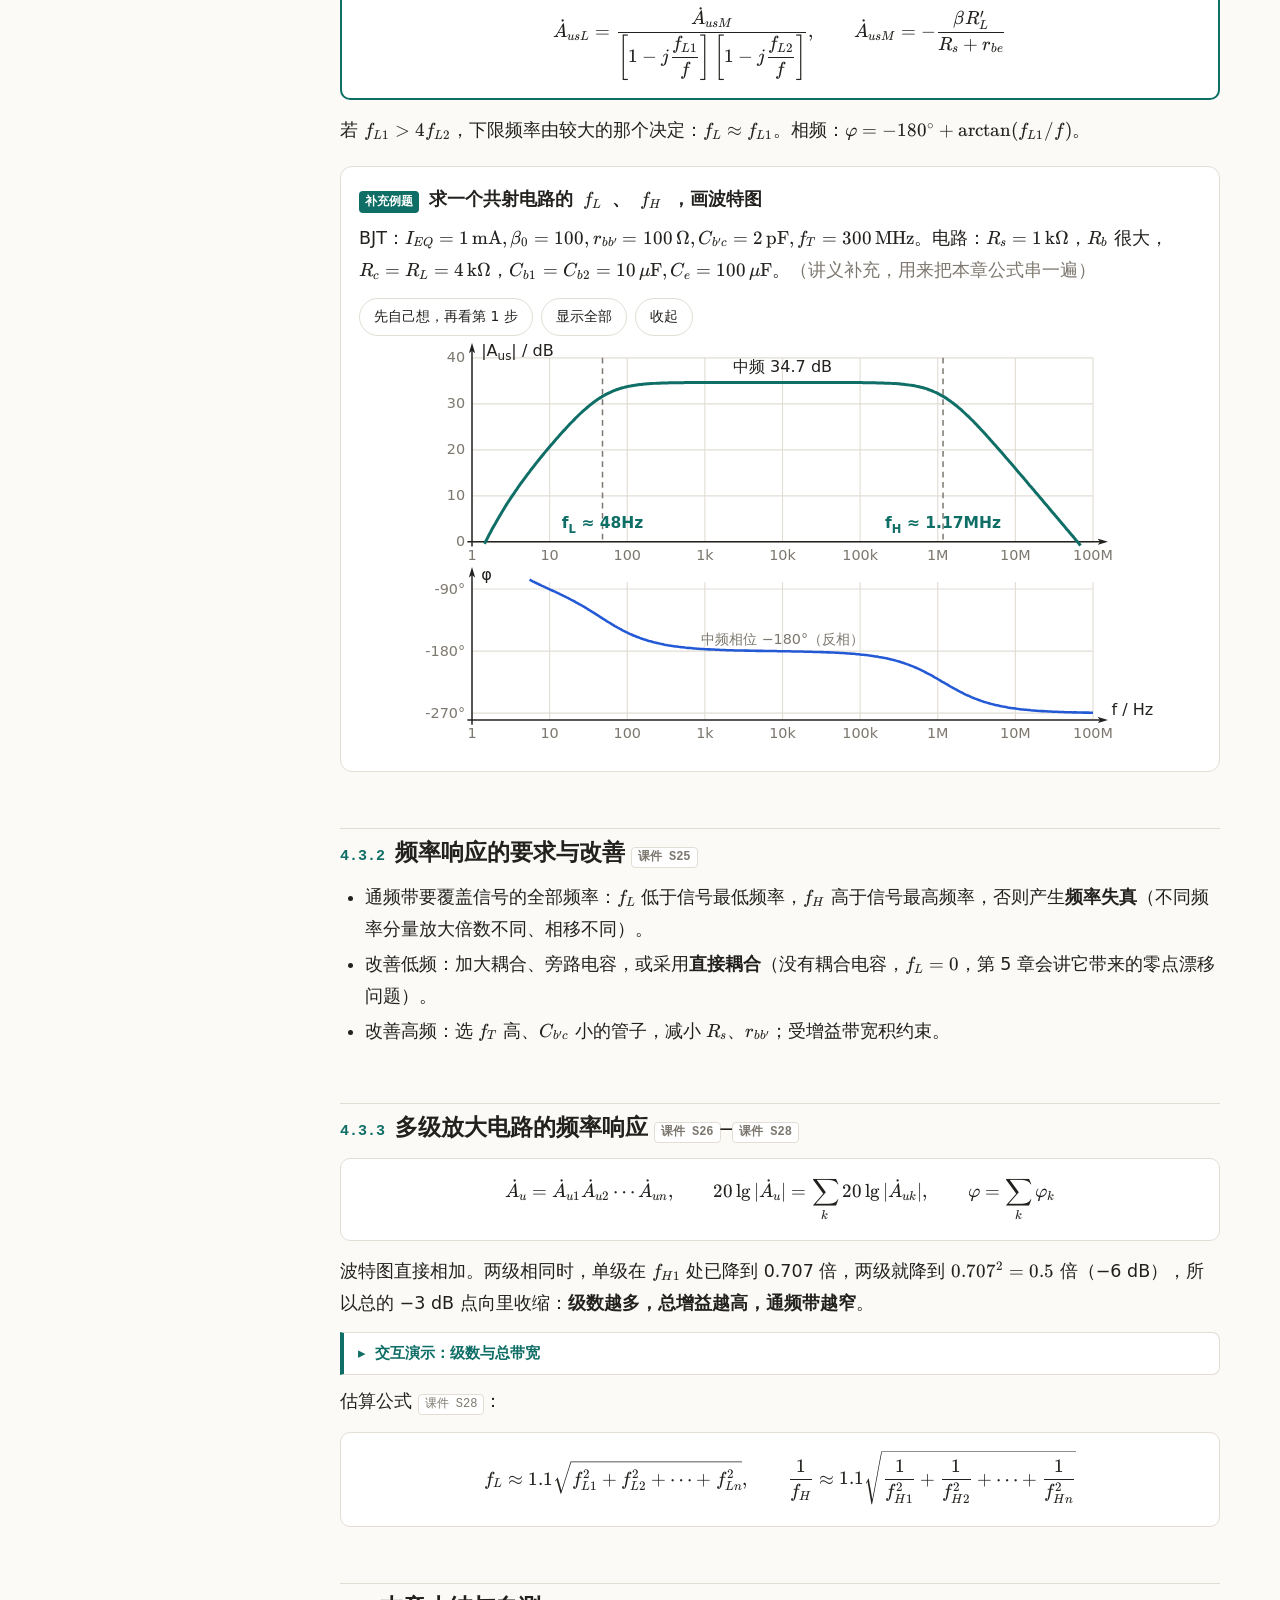
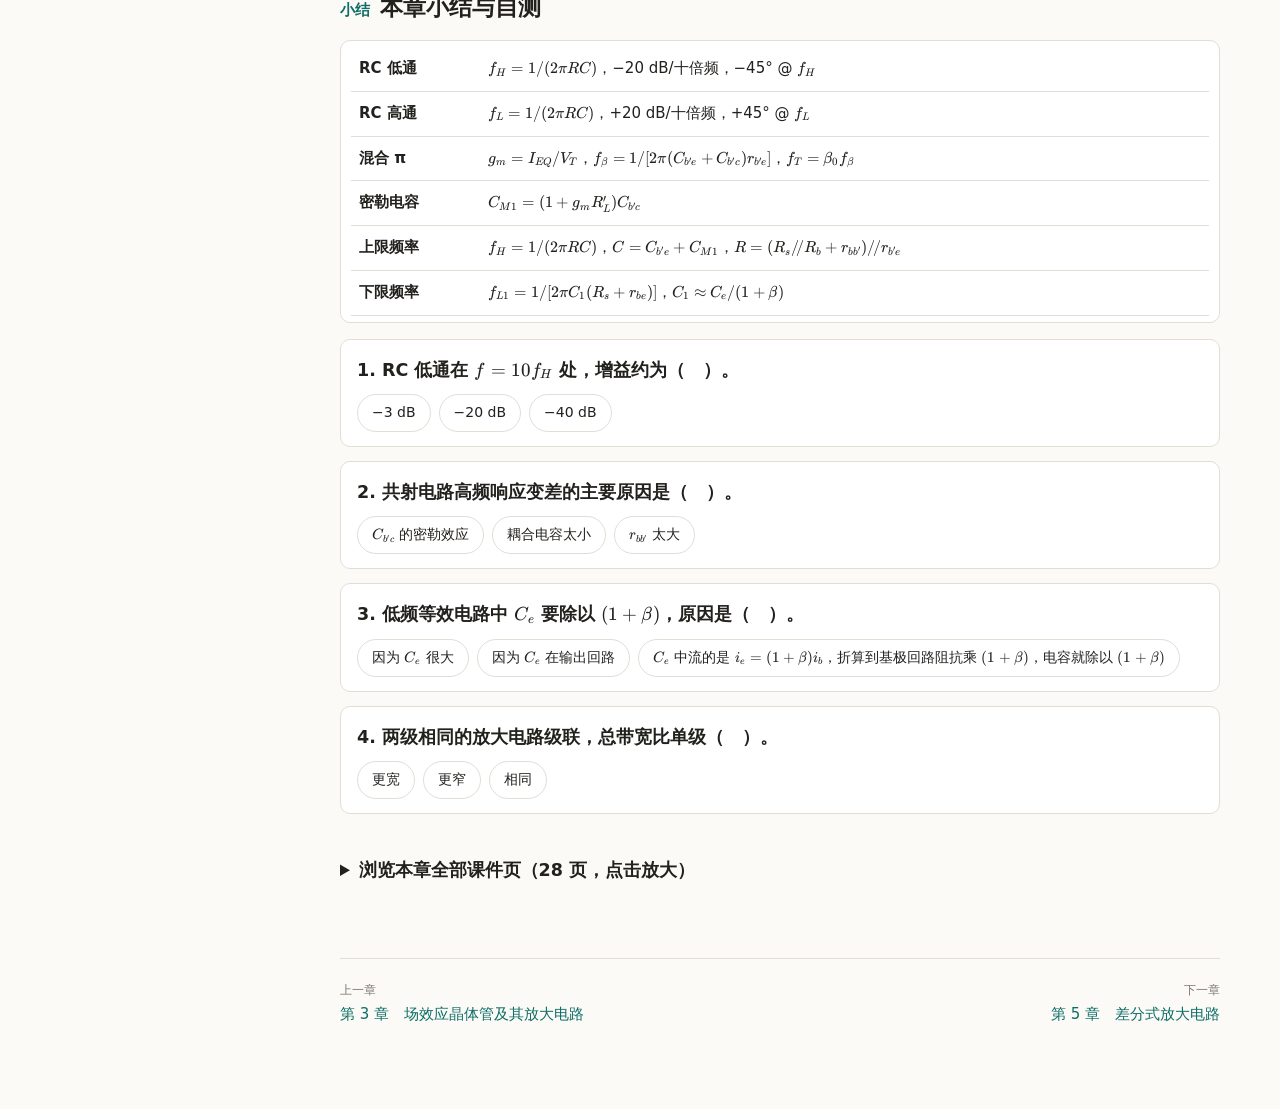
<file: ch4.html>
<!doctype html>
<html lang="zh-CN">
<head>
<meta charset="utf-8">
<meta name="viewport" content="width=device-width,initial-scale=1">
<title>第4章 频率响应 · 模电讲义</title>
<link rel="stylesheet" href="assets/katex/katex.min.css">
<link rel="stylesheet" href="assets/style.css?v=20261129">
</head>
<body>
<div class="layout">
<nav class="toc" aria-label="本章目录"></nav>
<article>
<div class="eyebrow">第 4 章 · 课件 28 页</div>
<h1>放大电路的频率响应</h1>
<p class="lead">前几章算增益时，电容要么当开路、要么当短路，结果和频率无关。真实电路里，频率太低时耦合电容“不够短路”，频率太高时管子内部的结电容“开始短路”，增益都会下降。本章研究增益开始下降的频率和下降的速度。</p>
<div class="key"><b>本章学习目标</b> <a class="src" data-s="1"></a><br>① 理解 RC 频率响应与波特图（<b>重点</b>）　② 理解 BJT 的高频小信号模型　③ 掌握基本放大电路的幅频、相频特性分析（<b>难点：高低频等效电路</b>）</div>

<h2 id="overview"><span class="n">4.0</span>全景：放大电路频率特性的整体形状</h2>
<div class="panel fig"><svg id="full" class="wide" viewBox="0 0 640 260" role="img" aria-label="全频段幅频特性"></svg>
<div class="cap">横轴是对数刻度的频率。中频区增益平坦；低于 \(f_L\)（下限频率）时被<b>耦合电容、旁路电容</b>拖下来；高于 \(f_H\)（上限频率）时被<b>管子的结电容</b>拖下来。\(f_L\)、\(f_H\) 都定义在增益下降 3dB（即 \(0.707\) 倍）处，通频带 \(BW=f_H-f_L\approx f_H\)。</div></div>
<div class="tbl"><table>
<thead><tr><th>频段</th><th>耦合/旁路电容（μF 级）</th><th>结电容（pF 级）</th><th>用什么等效电路</th></tr></thead>
<tbody>
<tr><td>低频</td><td><b>容抗不可忽略</b></td><td>开路</td><td>低频等效电路</td></tr>
<tr><td>中频</td><td>短路</td><td>开路</td><td>第 2、3 章的小信号模型</td></tr>
<tr><td>高频</td><td>短路</td><td><b>容抗不可忽略</b></td><td>混合 π 模型</td></tr>
</tbody></table></div>

<h2 id="rc"><span class="n">4.1</span>单时间常数 RC 电路：一切的原型</h2>
<p>放大电路的高频响应本质上是 RC <b>低通</b>，低频响应本质上是 RC <b>高通</b>。先把这两个最简单的电路彻底弄懂 <a class="src" data-s="3"></a>–<a class="src" data-s="5"></a>。</p>
<div class="grid2">
<div class="panel"><h4>RC 低通（高频响应的原型）</h4><svg id="lpC" viewBox="0 0 300 150" role="img" aria-label="RC低通"></svg>
\[\dot A_V=\frac{\dot V_o}{\dot V_i}=\frac{1/(j\omega C)}{R+1/(j\omega C)}=\frac{1}{1+j\,f/f_H},\quad f_H=\frac{1}{2\pi RC}\]</div>
<div class="panel"><h4>RC 高通（低频响应的原型）</h4><svg id="hpC" viewBox="0 0 300 150" role="img" aria-label="RC高通"></svg>
\[\dot A_V=\frac{R}{R+1/(j\omega C)}=\frac{1}{1-j\,f_L/f},\quad f_L=\frac{1}{2\pi RC}\]</div>
</div>
<div class="tbl"><table>
<thead><tr><th></th><th>低通</th><th>高通</th></tr></thead>
<tbody>
<tr><td>幅频响应</td><td>\(|\dot A_V|=\dfrac{1}{\sqrt{1+(f/f_H)^2}}\)</td><td>\(|\dot A_V|=\dfrac{1}{\sqrt{1+(f_L/f)^2}}\)</td></tr>
<tr><td>相频响应</td><td>\(\varphi=-\arctan(f/f_H)\)（输出滞后）</td><td>\(\varphi=\arctan(f_L/f)\)（输出超前）</td></tr>
<tr><td>在转折频率处</td><td colspan="2">增益 \(=1/\sqrt2\approx0.707\)，即 <b>−3 dB</b>；相移 <b>∓45°</b></td></tr>
</tbody></table></div>
<h3>波特图：用折线近似 <a class="src" data-s="4"></a></h3>
<p>纵轴用分贝 \(20\lg|\dot A_V|\)，横轴用对数频率，曲线就可以用几段直线近似：</p>
<ul>
<li><b>幅频</b>：\(f\ll f_H\) 时 0 dB 水平线；\(f\gg f_H\) 时斜率 <b>−20 dB/十倍频</b>的斜线；两线交于 \(f_H\)，最大误差 3 dB。</li>
<li><b>相频</b>：\(0.1f_H\) 以下取 0°，\(10f_H\) 以上取 −90°，中间是斜率 −45°/十倍频的直线，最大误差约 5.7°。</li>
</ul>
<div class="panel">
<div class="tabs" id="rcTabs"><div class="tabbar"><button>低通</button><button>高通</button></div><div class="tab"></div><div class="tab"></div></div>
<div class="ctl"><label for="rcR">\(R\)</label><input type="range" id="rcR" min="2" max="5" step="0.01" value="3"><output for="rcR"></output></div>
<div class="ctl"><label for="rcC">\(C\)</label><input type="range" id="rcC" min="-10" max="-6" step="0.01" value="-8"><output for="rcC"></output></div>
<div class="ctl"><label for="rcF">信号频率 \(f\)</label><input type="range" id="rcF" min="0" max="7" step="0.01" value="3"><output for="rcF"></output></div>
<div class="readout" id="rcOut"></div>
<div class="fig"><svg id="bode" class="wide" viewBox="0 0 640 400" role="img" aria-label="RC波特图"></svg></div>
<div class="cap">实线：精确曲线；虚线：折线近似；红点：当前频率。</div>
</div>

<h2 id="hybrid"><span class="n">4.2</span>BJT 的高频小信号模型（混合 π 模型）</h2>
<p>高频时必须考虑两个 PN 结的结电容 <a class="src" data-s="6"></a> <a class="src" data-s="7"></a>：发射结电容 \(C_{b'e}\)、集电结电容 \(C_{b'c}\)。把 \(r_{be}\) 拆成基区体电阻 \(r_{bb'}\) 和发射结电阻 \(r_{b'e}\)，中间点记作 \(b'\)：</p>
<div class="panel fig"><svg id="pi" class="wide" viewBox="0 -12 640 232" role="img" aria-label="混合π模型"></svg>
<div class="cap">受控源由 \(i_b\) 控制改为由 \(\dot U_{b'e}\) 控制：\(g_m\dot U_{b'e}\)。\(r_{b'c}\)、\(r_{ce}\) 很大，简化模型中略去。</div></div>
<div class="formula">\[ g_m=\frac{I_{EQ}}{V_T},\qquad r_{b'e}=(1+\beta_0)\frac{V_T}{I_{EQ}}\approx\frac{\beta_0}{g_m},\qquad r_{be}=r_{bb'}+r_{b'e} \]</div>
<p>低频时混合 π 模型与第 2 章的 h 参数模型等价：\(g_m\dot U_{b'e}=g_m r_{b'e}\dot I_b=\beta_0\dot I_b\) <a class="src" data-s="8"></a> <a class="src" data-s="9"></a>。</p>
<h3>β 的频率响应 <a class="src" data-s="10"></a> <a class="src" data-s="11"></a></h3>
<p>频率升高，\(C_{b'e}\) 分走越来越多的基极电流，\(\beta\) 随之下降，它本身就是一个低通：</p>
<div class="formula boxed">\[ \dot\beta\approx\frac{\beta_0}{1+j\omega(C_{b'e}+C_{b'c})r_{b'e}}=\frac{\beta_0}{1+j\,f/f_\beta},\qquad f_\beta=\frac{1}{2\pi(C_{b'e}+C_{b'c})r_{b'e}} \]</div>
<div class="formula">\[ f_T=\beta_0f_\beta=\frac{g_m}{2\pi(C_{b'e}+C_{b'c})}\approx\frac{g_m}{2\pi C_{b'e}} \]</div>
<div class="panel fig"><svg id="betaB" class="wide" viewBox="0 0 640 230" role="img" aria-label="β波特图"></svg>
<div class="cap">\(f_\beta\)：共射截止频率，\(|\dot\beta|\) 降到 \(0.707\beta_0\)；\(f_T\)：特征频率，\(|\dot\beta|\) 降到 1（0 dB）。手册一般给出 \(f_T\)，由它反求 \(C_{b'e}\approx g_m/(2\pi f_T)\)。</div></div>
<p class="muted">共基极电路 <a class="src" data-s="12"></a> 的输入端是发射极，\(C_{b'c}\) 不跨接在输入输出之间，没有下面要讲的密勒放大效应，所以上限频率比共射电路高得多。</p>

<h2 id="high"><span class="n">4.3.1</span>共射电路的高频响应</h2>
<h3>难点：\(C_{b'c}\) 跨在输入和输出之间 → 密勒定理 <a class="src" data-s="13"></a>–<a class="src" data-s="16"></a></h3>
<p>在高频等效电路里，\(C_{b'c}\) 一端接 \(b'\)（输入侧），一端接 c（输出侧），电路不好直接算。<b>密勒定理</b>把它拆成输入侧和输出侧各一个电容：</p>
<div class="panel fig"><svg id="miller" class="wide" viewBox="0 0 640 200" role="img" aria-label="密勒定理"></svg></div>
<div class="formula">\[ \dot K=\frac{\dot U_{ce}}{\dot U_{b'e}}=-g_mR_L',\qquad C_{M1}=(1-\dot K)C_{b'c}=(1+g_mR_L')C_{b'c},\qquad C_{M2}=\left(1-\frac1{\dot K}\right)C_{b'c}\approx C_{b'c} \]</div>
<p>\(C_{b'c}\) 只有几 pF，但折算到输入端被放大了 \((1+g_mR_L')\) 倍，可能变成几百 pF，这就是<b>密勒效应</b>。输出侧 \(C_{M2}\) 的时间常数远小于输入侧，可以忽略 <a class="src" data-s="16"></a>。</p>
<details class="figfold demo"><summary>交互演示：密勒效应</summary>
<div class="panel">
<b>感受密勒效应：</b>\(C_{b'c}=2\,\mathrm{pF}\)，\(C_{b'e}=20\,\mathrm{pF}\)，输入回路等效电阻 \(R=0.77\,\mathrm{k\Omega}\)。
<div class="ctl"><label for="gmRL">\(g_mR_L'\)</label><input type="range" id="gmRL" min="1" max="200" step="1" value="77"><output for="gmRL"></output></div>
<div class="fig"><svg id="mBars" viewBox="0 0 640 130" role="img" aria-label="密勒电容条形图"></svg></div>
<div class="cap">增益 \(g_mR_L'\) 越大，\(C_{M1}\) 越大，\(f_H\) 越低。“增益”和“带宽”此消彼长。</div>
</div>
</details>
<h3>上限频率 <a class="src" data-s="17"></a> <a class="src" data-s="18"></a></h3>
<p>输入回路用戴维宁定理化简后，就是一个 RC 低通：</p>
<div class="panel fig"><svg id="hEq" class="wide" viewBox="0 0 640 180" role="img" aria-label="高频简化等效电路"></svg></div>
<div class="formula boxed">\[ C=C_{b'e}+(1+g_mR_L')C_{b'c},\qquad R=(R_s/\!/R_b+r_{bb'})/\!/r_{b'e},\qquad f_H=\frac{1}{2\pi RC} \]</div>
<div class="formula">\[ \dot A_{usH}=\frac{\dot A_{usm}}{1+j\,f/f_H},\qquad \dot A_{usm}=-g_mR_L'\cdot\frac{r_{b'e}}{r_{be}}\cdot\frac{R_b/\!/r_{be}}{R_s+R_b/\!/r_{be}}=-\frac{\beta_0R_L'}{r_{be}}\cdot\frac{R_b/\!/r_{be}}{R_s+R_b/\!/r_{be}} \]</div>
<p class="muted">\(\dot A_{usm}\) 就是第 2 章的中频源电压增益。高频响应曲线和 RC 低通形状完全相同，只是整体抬高了 \(20\lg|\dot A_{usm}|\) dB，相位从 −180° 开始 <a class="src" data-s="19"></a>。</p>
<h3>增益–带宽积 <a class="src" data-s="20"></a></h3>
<p>当 \(R_b\gg R_s\)、\(R_b\gg r_{be}\) 时：</p>
<div class="formula">\[ |\dot A_{usm}\cdot f_H|\approx\frac{g_mR_L'}{2\pi(r_{bb'}+R_s)\left[C_{b'e}+(1+g_mR_L')C_{b'c}\right]} \]</div>
<div class="key"><b>结论：</b>管子和信号源一旦确定，<b>增益带宽积基本为常数</b>。想提高增益，带宽就会变窄，反之亦然。</div>

<h2 id="low"><span class="n">4.3.1</span>共射电路的低频响应</h2>
<p>低频时只需考虑外接的大电容（\(C_{b1}, C_{b2}, C_e\)），结电容容抗极大，当作开路 <a class="src" data-s="21"></a>。</p>
<div class="panel fig"><svg id="lowC" class="wide" viewBox="0 0 640 230" role="img" aria-label="低频等效电路"></svg>
<div class="cap">旁路电容 \(C_e\) 折算到基极回路时要除以 \((1+\beta)\)，再和 \(C_{b1}\) 串联 <a class="src" data-s="22"></a>：\(C_1=\dfrac{C_{b1}C_e}{(1+\beta)C_{b1}+C_e}\approx\dfrac{C_e}{1+\beta}\)。</div></div>
<p>输入侧和输出侧各是一个 RC 高通 <a class="src" data-s="23"></a> <a class="src" data-s="24"></a>：</p>
<div class="formula boxed">\[ f_{L1}=\frac{1}{2\pi C_1(R_s+r_{be})},\qquad f_{L2}=\frac{1}{2\pi C_{b2}(R_c+R_L)} \]
\[ \dot A_{usL}=\frac{\dot A_{usM}}{\left[1-j\dfrac{f_{L1}}{f}\right]\left[1-j\dfrac{f_{L2}}{f}\right]},\qquad \dot A_{usM}=-\frac{\beta R_L'}{R_s+r_{be}} \]</div>
<p>若 \(f_{L1}>4f_{L2}\)，下限频率由较大的那个决定：\(f_L\approx f_{L1}\)。相频：\(\varphi=-180^\circ+\arctan(f_{L1}/f)\)。</p>

<div class="ex">
<div class="exh"><span class="tag">补充例题</span>求一个共射电路的 \(f_L\)、\(f_H\)，画波特图</div>
<p>BJT：\(I_{EQ}=1\,\mathrm{mA}, \beta_0=100, r_{bb'}=100\,\Omega, C_{b'c}=2\,\mathrm{pF}, f_T=300\,\mathrm{MHz}\)。电路：\(R_s=1\,\mathrm{k\Omega}\)，\(R_b\) 很大，\(R_c=R_L=4\,\mathrm{k\Omega}\)，\(C_{b1}=C_{b2}=10\,\mu\mathrm F, C_e=100\,\mu\mathrm F\)。<span class="muted">（讲义补充，用来把本章公式串一遍）</span></p>
<div class="reveal">
<div class="rs"><b>模型参数：</b>\(g_m=\frac{1\,\mathrm{mA}}{26\,\mathrm{mV}}\approx38.5\,\mathrm{mS}\)，\(r_{b'e}=101\times26\approx2.6\,\mathrm{k\Omega}\)，\(r_{be}=2.7\,\mathrm{k\Omega}\)，\(C_{b'e}\approx\frac{g_m}{2\pi f_T}=\frac{0.0385}{2\pi\times3\times10^8}\approx20.4\,\mathrm{pF}\)</div>
<div class="rs"><b>中频增益：</b>\(R_L'=4/\!/4=2\,\mathrm{k\Omega}\)，\[\dot A_{usM}=-\frac{\beta R_L'}{R_s+r_{be}}=-\frac{100\times2}{1+2.7}\approx-54\ \ (\approx34.7\,\mathrm{dB})\]</div>
<div class="rs"><b>上限频率：</b>\(C=20.4+(1+38.5\times2)\times2\approx176\,\mathrm{pF}\)，\(R=(1+0.1)/\!/2.6\approx0.77\,\mathrm{k\Omega}\)
\[f_H=\frac{1}{2\pi\times770\times176\times10^{-12}}\approx1.17\,\mathrm{MHz}\]
<span class="muted">注意 \(C_{M1}=156\,\mathrm{pF}\)，比 \(C_{b'e}\) 大得多：密勒效应占主导。</span></div>
<div class="rs"><b>下限频率：</b>\(C_1=\frac{10\times100}{101\times10+100}\approx0.90\,\mu\mathrm F\)
\[f_{L1}=\frac{1}{2\pi\times0.90\times10^{-6}\times3.7\times10^3}\approx48\,\mathrm{Hz},\qquad f_{L2}=\frac{1}{2\pi\times10^{-5}\times8\times10^3}\approx2\,\mathrm{Hz}\]
\(f_{L1}>4f_{L2}\)，所以 \(f_L\approx48\,\mathrm{Hz}\)。</div>
<div class="rs"><b>结果：</b>通频带约 48 Hz ～ 1.17 MHz。完整波特图见下方。</div>
</div>
<div class="fig"><svg id="exB" class="wide" viewBox="0 0 640 360" role="img" aria-label="例题波特图"></svg></div>
</div>

<h2 id="improve"><span class="n">4.3.2</span>频率响应的要求与改善 <a class="src" data-s="25"></a></h2>
<ul>
<li>通频带要覆盖信号的全部频率：\(f_L\) 低于信号最低频率，\(f_H\) 高于信号最高频率，否则产生<b>频率失真</b>（不同频率分量放大倍数不同、相移不同）。</li>
<li>改善低频：加大耦合、旁路电容，或采用<b>直接耦合</b>（没有耦合电容，\(f_L=0\)，第 5 章会讲它带来的零点漂移问题）。</li>
<li>改善高频：选 \(f_T\) 高、\(C_{b'c}\) 小的管子，减小 \(R_s\)、\(r_{bb'}\)；受增益带宽积约束。</li>
</ul>

<h2 id="multi"><span class="n">4.3.3</span>多级放大电路的频率响应 <a class="src" data-s="26"></a>–<a class="src" data-s="28"></a></h2>
<div class="formula">\[ \dot A_u=\dot A_{u1}\dot A_{u2}\cdots\dot A_{un},\qquad 20\lg|\dot A_u|=\sum_k20\lg|\dot A_{uk}|,\qquad \varphi=\sum_k\varphi_k \]</div>
<p>波特图直接相加。两级相同时，单级在 \(f_{H1}\) 处已降到 0.707 倍，两级就降到 \(0.707^2=0.5\) 倍（−6 dB），所以总的 −3 dB 点向里收缩：<b>级数越多，总增益越高，通频带越窄</b>。</p>
<details class="figfold demo"><summary>交互演示：级数与总带宽</summary>
<div class="panel">
<div class="ctl"><label for="nst">级数 \(n\)</label><input type="range" id="nst" min="1" max="4" step="1" value="2"><output for="nst"></output></div>
<div class="fig"><svg id="mult" class="wide" viewBox="0 0 640 300" role="img" aria-label="多级频率响应"></svg></div>
<div class="readout" id="multOut"></div>
</div>
</details>
<p>估算公式 <a class="src" data-s="28"></a>：</p>
<div class="formula">\[ f_L\approx1.1\sqrt{f_{L1}^2+f_{L2}^2+\cdots+f_{Ln}^2},\qquad \frac1{f_H}\approx1.1\sqrt{\frac1{f_{H1}^2}+\frac1{f_{H2}^2}+\cdots+\frac1{f_{Hn}^2}} \]</div>

<h2 id="sum"><span class="n">小结</span>本章小结与自测</h2>
<div class="tbl"><table><tbody>
<tr><td><b>RC 低通</b></td><td>\(f_H=1/(2\pi RC)\)，−20 dB/十倍频，−45° @ \(f_H\)</td></tr>
<tr><td><b>RC 高通</b></td><td>\(f_L=1/(2\pi RC)\)，+20 dB/十倍频，+45° @ \(f_L\)</td></tr>
<tr><td><b>混合 π</b></td><td>\(g_m=I_{EQ}/V_T\)，\(f_\beta=1/[2\pi(C_{b'e}+C_{b'c})r_{b'e}]\)，\(f_T=\beta_0f_\beta\)</td></tr>
<tr><td><b>密勒电容</b></td><td>\(C_{M1}=(1+g_mR_L')C_{b'c}\)</td></tr>
<tr><td><b>上限频率</b></td><td>\(f_H=1/(2\pi RC)\)，\(C=C_{b'e}+C_{M1}\)，\(R=(R_s/\!/R_b+r_{bb'})/\!/r_{b'e}\)</td></tr>
<tr><td><b>下限频率</b></td><td>\(f_{L1}=1/[2\pi C_1(R_s+r_{be})]\)，\(C_1\approx C_e/(1+\beta)\)</td></tr>
</tbody></table></div>
<div class="q" data-a="1"><div class="qt">1. RC 低通在 \(f=10f_H\) 处，增益约为（　）。</div><div class="opts"><button>−3 dB</button><button>−20 dB</button><button>−40 dB</button></div>
<div class="qex">✓ 正确。超过 \(f_H\) 后每十倍频下降 20 dB。</div></div>
<div class="q" data-a="0"><div class="qt">2. 共射电路高频响应变差的主要原因是（　）。</div><div class="opts"><button>\(C_{b'c}\) 的密勒效应</button><button>耦合电容太小</button><button>\(r_{bb'}\) 太大</button></div>
<div class="qex">✓ 正确。\(C_{b'c}\) 被放大 \((1+g_mR_L')\) 倍折算到输入端。</div></div>
<div class="q" data-a="2"><div class="qt">3. 低频等效电路中 \(C_e\) 要除以 \((1+\beta)\)，原因是（　）。</div><div class="opts"><button>因为 \(C_e\) 很大</button><button>因为 \(C_e\) 在输出回路</button><button>\(C_e\) 中流的是 \(i_e=(1+\beta)i_b\)，折算到基极回路阻抗乘 \((1+\beta)\)，电容就除以 \((1+\beta)\)</button></div>
<div class="qex">✓ 正确。和第 2 章“\(R_e\) 折算到基极乘 \((1+\beta)\)”是同一个道理。</div></div>
<div class="q" data-a="1"><div class="qt">4. 两级相同的放大电路级联，总带宽比单级（　）。</div><div class="opts"><button>更宽</button><button>更窄</button><button>相同</button></div>
<div class="qex">✓ 正确。</div></div>

<details class="gallery"><summary>浏览本章全部课件页（28 页，点击放大）</summary></details>
</article>
</div>

<script src="assets/katex/katex.min.js"></script>
<script src="assets/katex/auto-render.min.js"></script>
<script src="assets/common.js?v=20261129"></script>
<script>
(function(){
function lg(x){ return Math.log10(x); }
function fmtF(f){ return f >= 1e6 ? (f / 1e6).toPrecision(3) + ' MHz' : f >= 1e3 ? (f / 1e3).toPrecision(3) + ' kHz' : f.toPrecision(3) + ' Hz'; }
function decF(v){ var f = Math.pow(10, v); return f >= 1e6 ? f / 1e6 + 'M' : f >= 1e3 ? f / 1e3 + 'k' : String(f); }

/* ---------- overview ---------- */
var fp = new Plot('full', {x:60, y:20, w:540, h:190}, [0, 8], [-25, 45]);
fp.axes({xl:'f（对数）', yl:'20lg|A_u| / dB', xt:[0, 2, 4, 6, 8], xf:function(v){ return decF(v); }, yt:[0, 20, 40], xAtBottom:true});
var AM = 40, fL = 100, fH = 1e6;
fp.fn(function(x){ var f = Math.pow(10, x); return AM - 10 * lg(1 + Math.pow(fL / f, 2)) - 10 * lg(1 + Math.pow(f / fH, 2)); }, 'cv');
fp.hline(37, 'cvdash'); fp.vline(2, 'cvdash'); fp.vline(6, 'cvdash');
fp.text(2, -20, 'f_L', 'tval', 'middle'); fp.text(6, -20, 'f_H', 'tval', 'middle'); fp.text(4, 42, '中频区：增益平坦', 't', 'middle');
fp.text(1.6, 3, '低频区', 'tblue', 'middle'); fp.text(6.4, 3, '高频区', 'tred', 'middle'); fp.text(8, 33, '−3dB', 'ts', 'end');
mk('line', {x1:fp.X(2), y1:fp.Y(25), x2:fp.X(6), y2:fp.Y(25), class:'arr-acc', 'marker-end':fp.mk.acc, 'marker-start':fp.mk.acc}, fp.g); fp.text(4, 27, '通频带 BW', 'tval', 'middle');

/* ---------- RC circuits ---------- */
var lc = new Sch('lpC'); lc.term(20, 40); lc.R(20, 40, 150, 40, {lab:'R'}); lc.wire(150, 40, 260, 40); lc.node(190, 40); lc.C(190, 40, 190, 120, {lab:'C'}); lc.wire(20, 120, 260, 120); lc.term(20, 120); lc.term(260, 40); lc.term(260, 120); lc.node(190, 120);
lc.text(14, 85, 'V_i', 't', 'end'); lc.text(266, 85, 'V_o', 't');
var hc = new Sch('hpC'); hc.term(20, 40); hc.C(20, 40, 150, 40, {lab:'C'}); hc.wire(150, 40, 260, 40); hc.node(190, 40); hc.R(190, 40, 190, 120, {lab:'R'}); hc.wire(20, 120, 260, 120); hc.term(20, 120); hc.term(260, 40); hc.term(260, 120); hc.node(190, 120);
hc.text(14, 85, 'V_i', 't', 'end'); hc.text(266, 85, 'V_o', 't');

/* ---------- RC Bode interactive ---------- */
var bs = document.getElementById('bode'), mode = 0;
var pm = new Plot(bs, {x:60, y:15, w:540, h:170}, [0, 7], [-60, 5]);
pm.axes({yl:'20lg|A_V| / dB', xt:[0, 1, 2, 3, 4, 5, 6, 7], xf:function(v){ return decF(v); }, yt:[-60, -40, -20, 0]});
var pp = new Plot(bs, {x:60, y:225, w:540, h:140}, [0, 7], [-95, 95]);
pp.axes({xl:'f / Hz', yl:'φ', xt:[0, 1, 2, 3, 4, 5, 6, 7], xf:function(v){ return decF(v); }, yt:[-90, -45, 45, 90], yf:function(v){ return v + '°'; }});
function fmtR(v){ var r = Math.pow(10, v); return r >= 1e3 ? (r / 1e3).toPrecision(3) + ' kΩ' : r.toPrecision(3) + ' Ω'; }
function fmtC(v){ var c = Math.pow(10, v); return c >= 1e-6 ? (c * 1e6).toPrecision(3) + ' μF' : c >= 1e-9 ? (c * 1e9).toPrecision(3) + ' nF' : (c * 1e12).toPrecision(3) + ' pF'; }
var rcRun = bindSliders(['rcR', 'rcC', 'rcF'], {rcR:fmtR, rcC:fmtC, rcF:function(v){ return fmtF(Math.pow(10, v)); }}, function(v){
  var R = Math.pow(10, v.rcR), C = Math.pow(10, v.rcC), fc = 1 / (2 * Math.PI * R * C), xc = lg(fc), f = Math.pow(10, v.rcF), lp = mode === 0;
  function mag(x){ var r = Math.pow(10, x) / fc; return lp ? -10 * lg(1 + r * r) : -10 * lg(1 + 1 / (r * r)); }
  function ph(x){ var r = Math.pow(10, x) / fc; return lp ? -Math.atan(r) * 180 / Math.PI : Math.atan(1 / r) * 180 / Math.PI; }
  var d1 = pm.clear(), d2 = pp.clear();
  pm.fn(mag, 'cv', 0, 7, 300, d1);
  if (lp) pm.poly([[0, 0], [xc, 0], [Math.min(7, xc + 3), -20 * Math.min(3, 7 - xc)]], 'cvdash', d1); else pm.poly([[Math.max(0, xc - 3), -20 * Math.min(3, xc)], [xc, 0], [7, 0]], 'cvdash', d1);
  pp.fn(ph, 'cv2', 0, 7, 300, d2);
  if (lp) pp.poly([[0, 0], [xc - 1, 0], [xc + 1, -90], [7, -90]], 'cvdash', d2); else pp.poly([[0, 90], [xc - 1, 90], [xc + 1, 0], [7, 0]], 'cvdash', d2);
  pm.vline(xc, 'cvthin', d1); pp.vline(xc, 'cvthin', d2);
  pm.text(xc + (lp ? 0.08 : -0.08), -55, (lp ? 'f_H' : 'f_L') + ' = ' + fmtF(fc), 'tval', lp ? 'start' : 'end', d1);
  pm.dot(v.rcF, mag(v.rcF), d1); pp.dot(v.rcF, ph(v.rcF), d2);
  var m = mag(v.rcF);
  document.getElementById('rcOut').innerHTML = '<span>' + (lp ? 'f_H' : 'f_L') + ' = 1/(2πRC) = ' + fmtF(fc) + '</span><span>f = ' + fmtF(f) + '</span><span>|A_V| = ' + Math.pow(10, m / 20).toFixed(3) + '（' + m.toFixed(1) + ' dB）</span><span>φ = ' + ph(v.rcF).toFixed(1) + '°</span>';
});
document.getElementById('rcTabs').__on = function(i){ mode = i; rcRun(); };

/* ---------- hybrid pi ---------- */
var pi = new Sch('pi');
pi.term(30, 50); pi.text(20, 55, 'b', 'tb', 'end'); pi.R(30, 50, 140, 50, {lab:'r_{bb\'}'}); pi.node(160, 50); pi.line(140, 50, 160, 50); pi.text(160, 38, 'b\'', 'tb', 'middle');
pi.R(160, 50, 160, 170, {lab:'r_{b\'e}', side:'l'}); pi.wire(160, 50, 230, 50); pi.C(230, 50, 230, 170, {lab:'C_{b\'e}'}); pi.node(230, 50);
pi.wire(230, 50, 290, 50, 290, 20, 330, 20); pi.C(330, 20, 410, 20, {lab:'C_{b\'c}'}); pi.wire(410, 20, 470, 20, 470, 50); pi.node(470, 50);
pi.ccs(470, 50, 470, 170, {lab:'g_mU_{b\'e}', side:'l'}); pi.wire(470, 50, 600, 50); pi.R(540, 50, 540, 170, {lab:'r_{ce}'}); pi.node(540, 50);
pi.wire(30, 170, 600, 170); pi.term(30, 170); pi.term(600, 50); pi.term(600, 170); pi.text(610, 55, 'c', 'tb'); pi.text(320, 195, 'e', 'tb', 'middle');
pi.node(160, 170); pi.node(230, 170); pi.node(470, 170); pi.node(540, 170);
pi.pm(195, 75, '+'); pi.pm(195, 150, '-'); pi.text(195, 117, 'U_{b\'e}', 'ts', 'middle');

/* ---------- beta bode ---------- */
var bp = new Plot('betaB', {x:70, y:15, w:520, h:180}, [3, 10], [-10, 50]);
bp.axes({xl:'f / Hz', yl:'20lg|β| / dB', xt:[3, 4, 5, 6, 7, 8, 9, 10], xf:function(v){ return decF(v); }, yt:[0, 20, 40]});
var b0 = 100, fb = 3e6;
bp.fn(function(x){ var r = Math.pow(10, x) / fb; return 20 * lg(b0) - 10 * lg(1 + r * r); }, 'cv');
bp.poly([[3, 40], [lg(fb), 40], [lg(fb) + 2.5, -10]], 'cvdash');
bp.vline(lg(fb), 'cvthin'); bp.vline(lg(fb * b0), 'cvthin'); bp.text(lg(fb) + 0.1, 6, 'f_β', 'tval', 'start'); bp.text(lg(fb * b0) + 0.1, 6, 'f_T = β_0 f_β', 'tval', 'start');
bp.text(3.2, 44, '20lg β_0', 'ts'); bp.text(7.0, 37, '−20 dB/十倍频', 'ts');

/* ---------- miller ---------- */
var ml = new Sch('miller');
ml.term(40, 100); ml.text(30, 105, '1', 'tb', 'end'); ml.wire(40, 100, 80, 100, 80, 40, 120, 40); ml.C(120, 40, 200, 40, {lab:'C_{b\'c}'}); ml.wire(200, 40, 240, 40, 240, 100, 280, 100); ml.term(280, 100); ml.text(290, 105, '2', 'tb');
mk('rect', {x:110, y:80, width:100, height:50, class:'body', rx:6}, ml.g); ml.text(160, 110, 'K = U_2/U_1', 't', 'middle'); ml.line(80, 100, 110, 100); ml.line(210, 100, 240, 100);
ml.arrow(300, 100, 350, 100, '', 'acc'); ml.text(325, 88, '等效', 'tval', 'middle');
ml.term(380, 60); ml.text(370, 65, '1', 'tb', 'end'); ml.C(390, 60, 390, 160, {lab:'C_{M1}'}); ml.line(380, 60, 390, 60); ml.line(380, 160, 390, 160); ml.gnd(390, 160);
mk('rect', {x:470, y:80, width:60, height:50, class:'body', rx:6}, ml.g); ml.text(500, 110, 'K', 't', 'middle'); ml.wire(390, 60, 450, 60, 450, 105, 470, 105); ml.wire(530, 105, 560, 105, 560, 60);
ml.C(560, 60, 560, 160, {lab:'C_{M2}'}); ml.gnd(560, 160); ml.line(560, 60, 600, 60); ml.term(600, 60); ml.text(610, 65, '2', 'tb');

/* miller bars */
var mb = document.getElementById('mBars');
bindSliders(['gmRL'], {gmRL:function(v){ return v; }}, function(v){
  var Cbc = 2, Cbe = 20, CM1 = (1 + v.gmRL) * Cbc, C = Cbe + CM1, fH = 1 / (2 * Math.PI * 770 * C * 1e-12);
  mb.innerHTML = '';
  var max = 20 + 201 * 2;
  rtext(mb, 0, 24, 'C_{b\'e} = 20 pF', 't'); mk('rect', {x:170, y:10, width:400 * Cbe / max, height:20, style:'fill:var(--blue)'}, mb);
  rtext(mb, 0, 60, 'C_{M1} = ' + CM1.toFixed(0) + ' pF', 't'); mk('rect', {x:170, y:46, width:400 * CM1 / max, height:20, style:'fill:var(--red)'}, mb);
  rtext(mb, 0, 96, '总 C = ' + C.toFixed(0) + ' pF', 'tb'); mk('rect', {x:170, y:82, width:400 * C / max, height:20, style:'fill:var(--accent)'}, mb);
  rtext(mb, 0, 124, '→ f_H = ' + fmtF(fH) + '，|A| ≈ ' + v.gmRL + '，增益×带宽 ≈ ' + fmtF(fH * v.gmRL), 'tval');
});

/* high-f equivalent */
var he = new Sch('hEq');
he.vs(60, 70, 60, 140, {lab:'U\'_s', side:'l'}); he.wire(60, 70, 60, 40, 100, 40); he.R(100, 40, 200, 40, {lab:'R'}); he.wire(200, 40, 260, 40); he.node(240, 40);
he.C(240, 40, 240, 150, {lab:'C', side:'l'}); he.text(262, 100, 'U_{b\'e}', 't'); he.wire(60, 140, 60, 150, 560, 150); he.node(240, 150);
he.ccs(400, 40, 400, 150, {lab:'g_mU_{b\'e}', side:'l'}); he.wire(400, 40, 560, 40); he.R(500, 40, 500, 150, {lab:'R\'_L'}); he.node(500, 40); he.node(400, 150); he.node(500, 150);
he.term(560, 40); he.term(560, 150); he.text(568, 100, 'U_o', 't'); he.text(150, 175, '输入回路 = RC 低通', 'tval', 'middle');

/* low-f equivalent */
var lw = new Sch('lowC');
lw.vs(40, 90, 40, 170, {lab:'U_s', side:'l'}); lw.wire(40, 90, 40, 50, 60, 50); lw.R(60, 50, 120, 50, {lab:'R_s'}); lw.C(120, 50, 180, 50, {lab:'C_1'}); lw.wire(180, 50, 220, 50);
lw.R(220, 50, 220, 190, {lab:'r_{be}'}); lw.node(220, 50);
lw.ccs(340, 50, 340, 190, {lab:'βi_b', side:'l'}); lw.wire(340, 50, 420, 50); lw.R(420, 50, 420, 190, {lab:'R_c', side:'l'}); lw.node(420, 50);
lw.C(420, 50, 500, 50, {lab:'C_{b2}'}); lw.wire(500, 50, 560, 50); lw.R(560, 50, 560, 190, {lab:'R_L'});
lw.wire(40, 170, 40, 190, 560, 190); lw.node(220, 190); lw.node(340, 190); lw.node(420, 190);
lw.arrow(230, 66, 230, 90, 'i_b', 'red', 236, 84);
lw.box(30, 25, 220, 185); lw.box(330, 25, 260, 185); lw.text(140, 220, '输入侧：f_{L1}', 'tblue', 'middle'); lw.text(460, 220, '输出侧：f_{L2}', 'tblue', 'middle');

/* example full Bode */
var eb = document.getElementById('exB');
var em = new Plot(eb, {x:60, y:15, w:540, h:160}, [0, 8], [0, 40]);
em.axes({yl:'|A_{us}| / dB', xt:[0, 1, 2, 3, 4, 5, 6, 7, 8], xf:decF, yt:[0, 10, 20, 30, 40], xAtBottom:true});
var eph = new Plot(eb, {x:60, y:210, w:540, h:120}, [0, 8], [-280, -80]);
eph.axes({xl:'f / Hz', yl:'φ', xt:[0, 1, 2, 3, 4, 5, 6, 7, 8], xf:decF, yt:[-270, -180, -90], yf:function(v){ return v + '°'; }, xAtBottom:true});
var A0 = 54, f1 = 48, f2 = 2, fh = 1.17e6;
function exMag(x){ var f = Math.pow(10, x); return 20 * lg(A0) - 10 * lg(1 + Math.pow(f1 / f, 2)) - 10 * lg(1 + Math.pow(f2 / f, 2)) - 10 * lg(1 + Math.pow(f / fh, 2)); }
function exPh(x){ var f = Math.pow(10, x); return -180 + (Math.atan(f1 / f) + Math.atan(f2 / f) - Math.atan(f / fh)) * 180 / Math.PI; }
em.fn(exMag, 'cv'); eph.fn(exPh, 'cv2');
em.vline(lg(f1)); em.vline(lg(fh)); em.text(lg(f1), 3, 'f_L ≈ 48Hz', 'tval', 'middle'); em.text(lg(fh), 3, 'f_H ≈ 1.17MHz', 'tval', 'middle');
em.text(4, 37, '中频 34.7 dB', 't', 'middle'); eph.text(4, -170, '中频相位 −180°（反相）', 'ts', 'middle');

/* multistage */
var mp = new Plot('mult', {x:60, y:15, w:540, h:240}, [4, 8], [-10, 130]);
mp.axes({xl:'f / Hz', yl:'dB', xt:[4, 5, 6, 7, 8], xf:decF, yt:[0, 40, 80, 120]});
bindSliders(['nst'], {nst:function(v){ return v + ' 级'; }}, function(v){
  var d = mp.clear(), A1 = 30, fH1 = 1e6;
  for (var n = 1; n <= 4; n++){ (function(n){ mp.fn(function(x){ var r = Math.pow(10, x) / fH1; return n * (A1 - 10 * lg(1 + r * r)); }, n === v.nst ? 'cv' : 'cvthin', 4, 8, 300, d); })(n); }
  var fHn = fH1 * Math.sqrt(Math.pow(2, 1 / v.nst) - 1);
  mp.vline(lg(fHn), 'cv4', d); mp.dot(lg(fHn), v.nst * A1 - 3, d);
  document.getElementById('multOut').innerHTML = '<span>中频增益 = ' + v.nst * A1 + ' dB</span><span>单级 f_H1 = 1 MHz</span><span>总 f_H = f_H1·√(2^{1/n}−1) ≈ ' + fmtF(fHn) + '</span>';
});

initPage(4);
})();
</script>
</body>
</html>
</file>
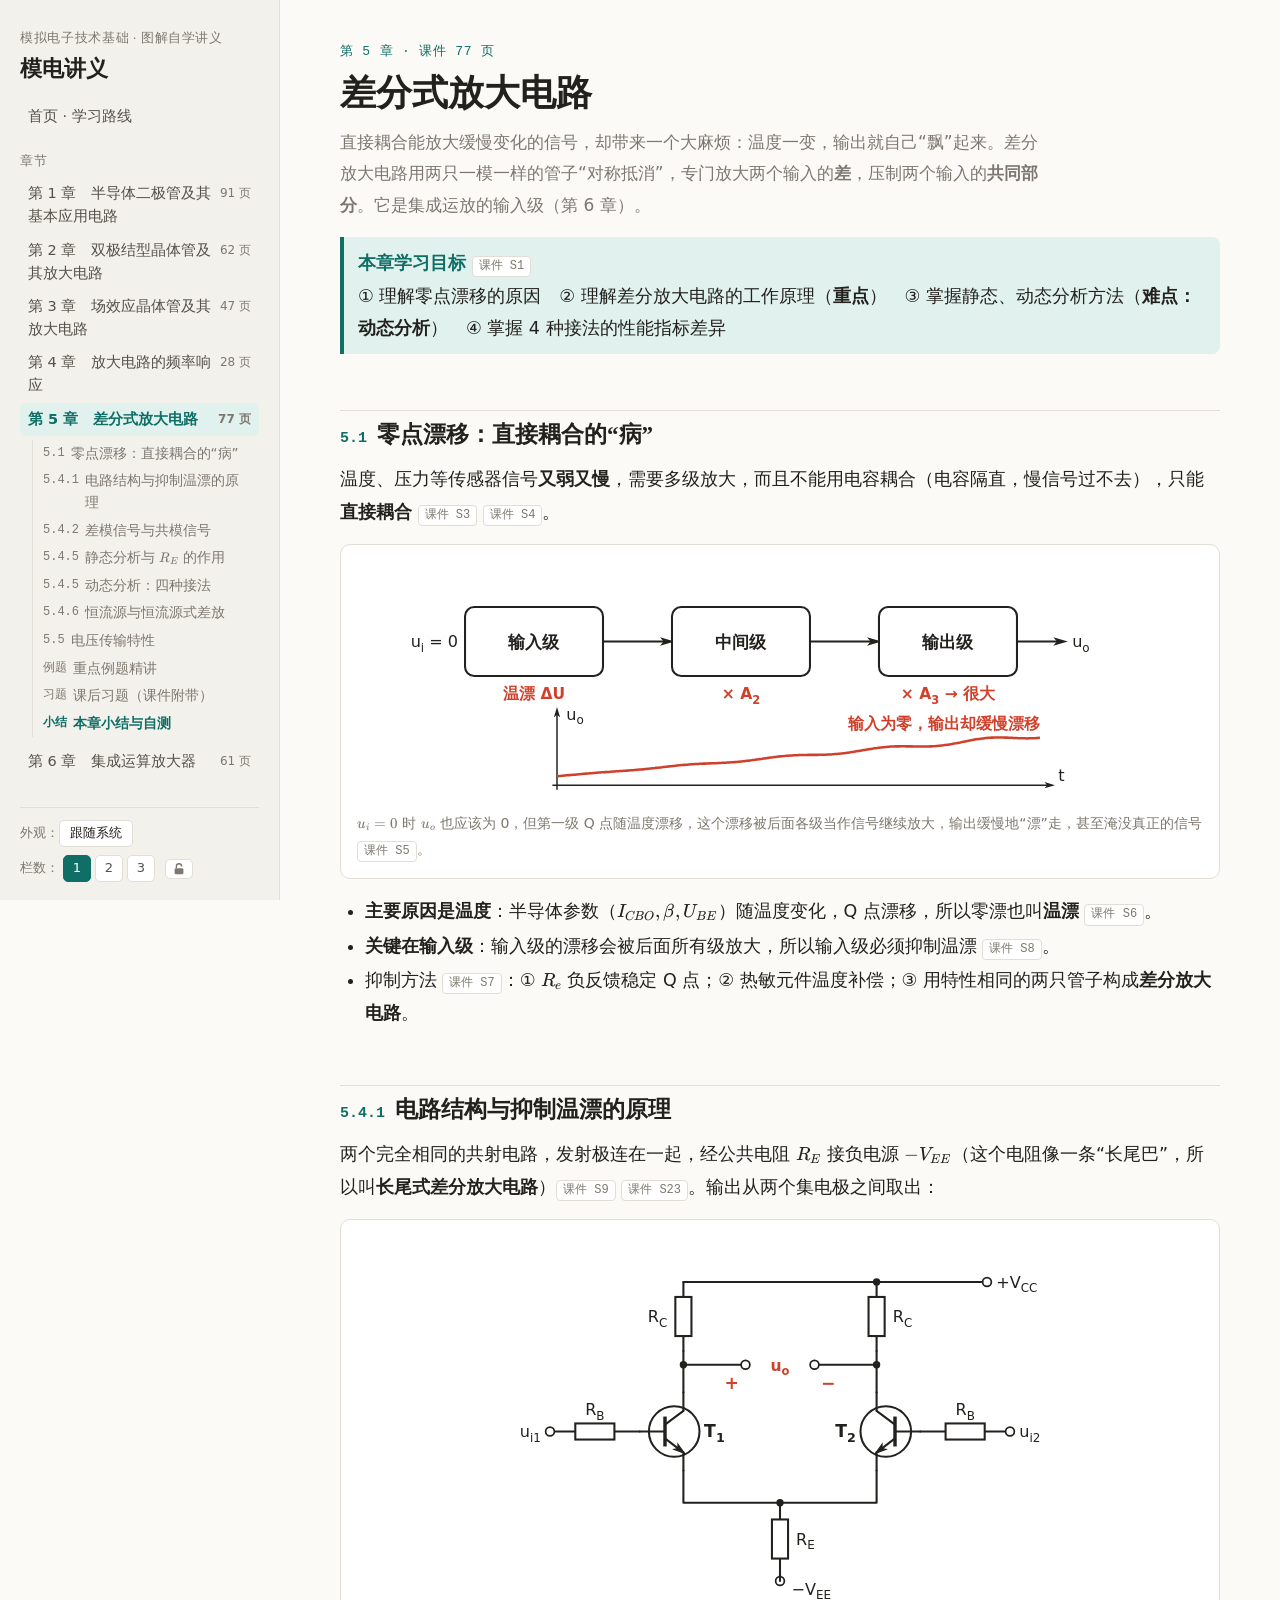
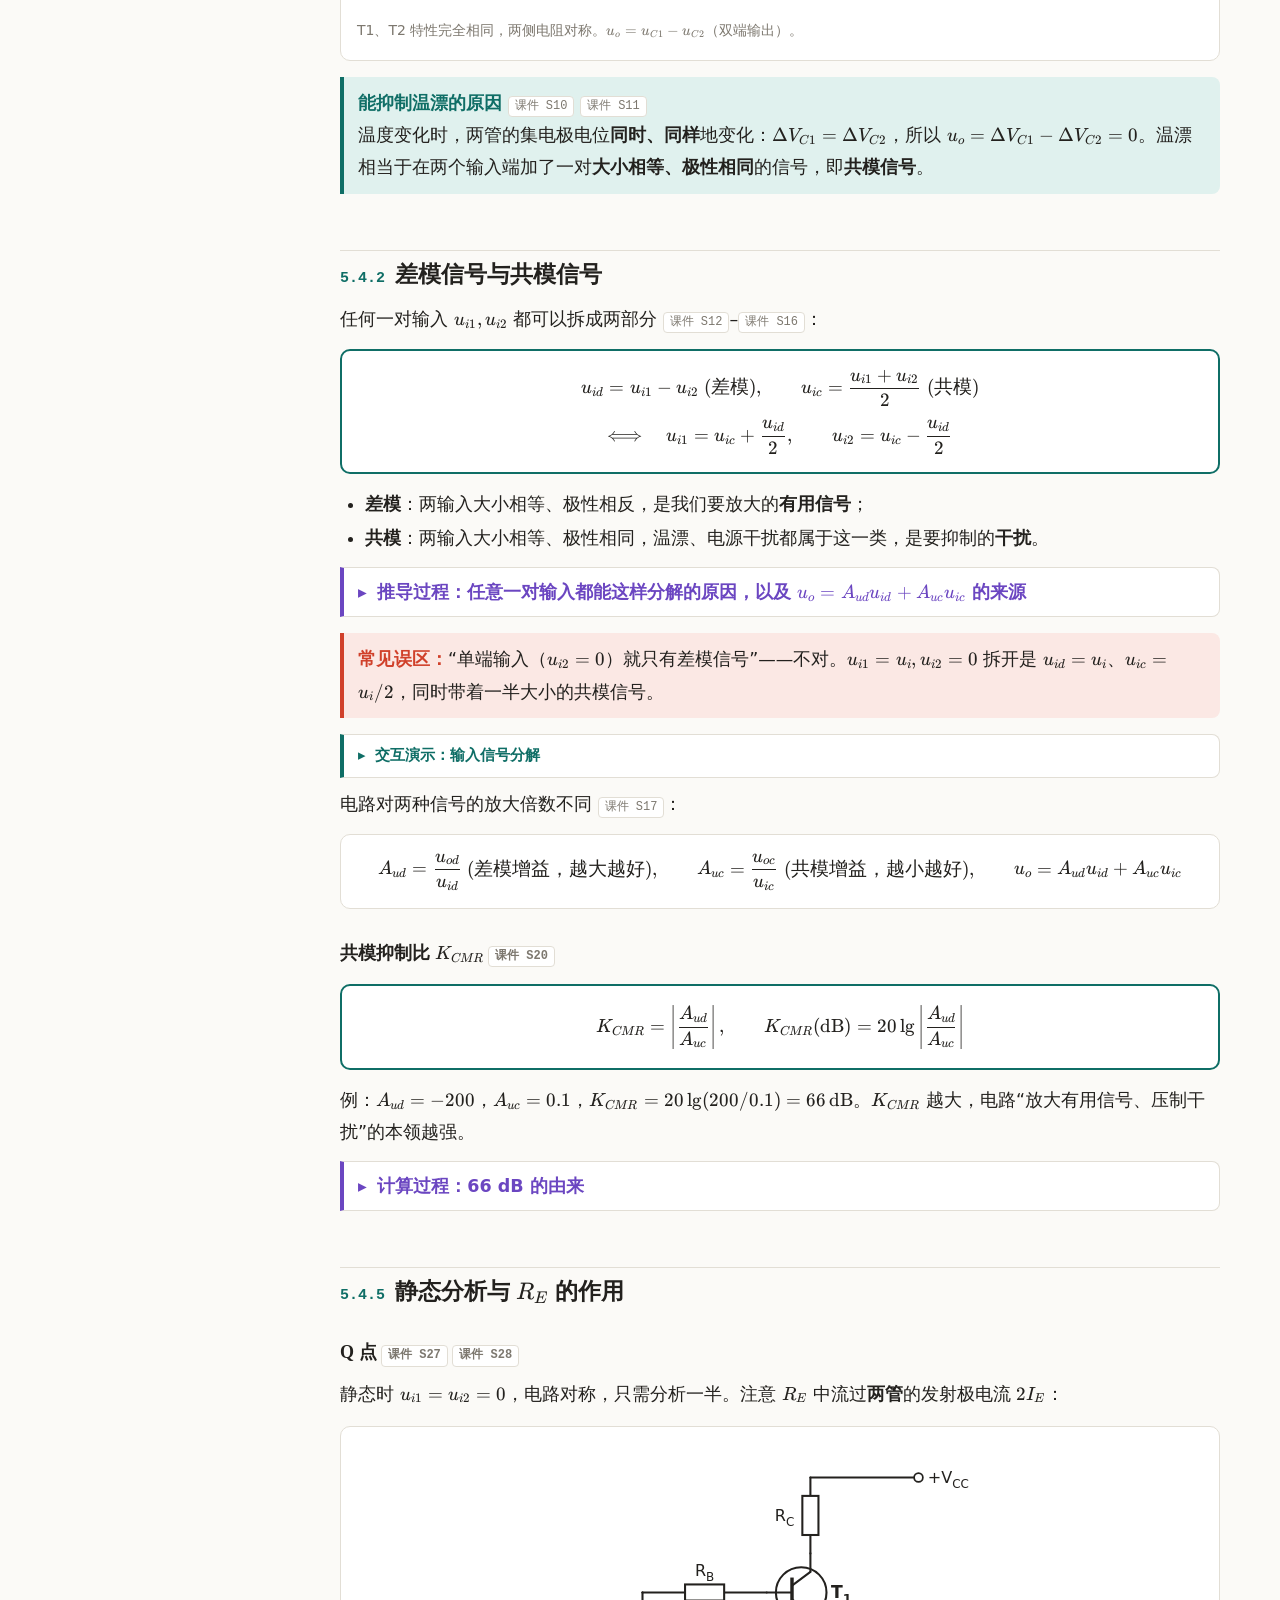
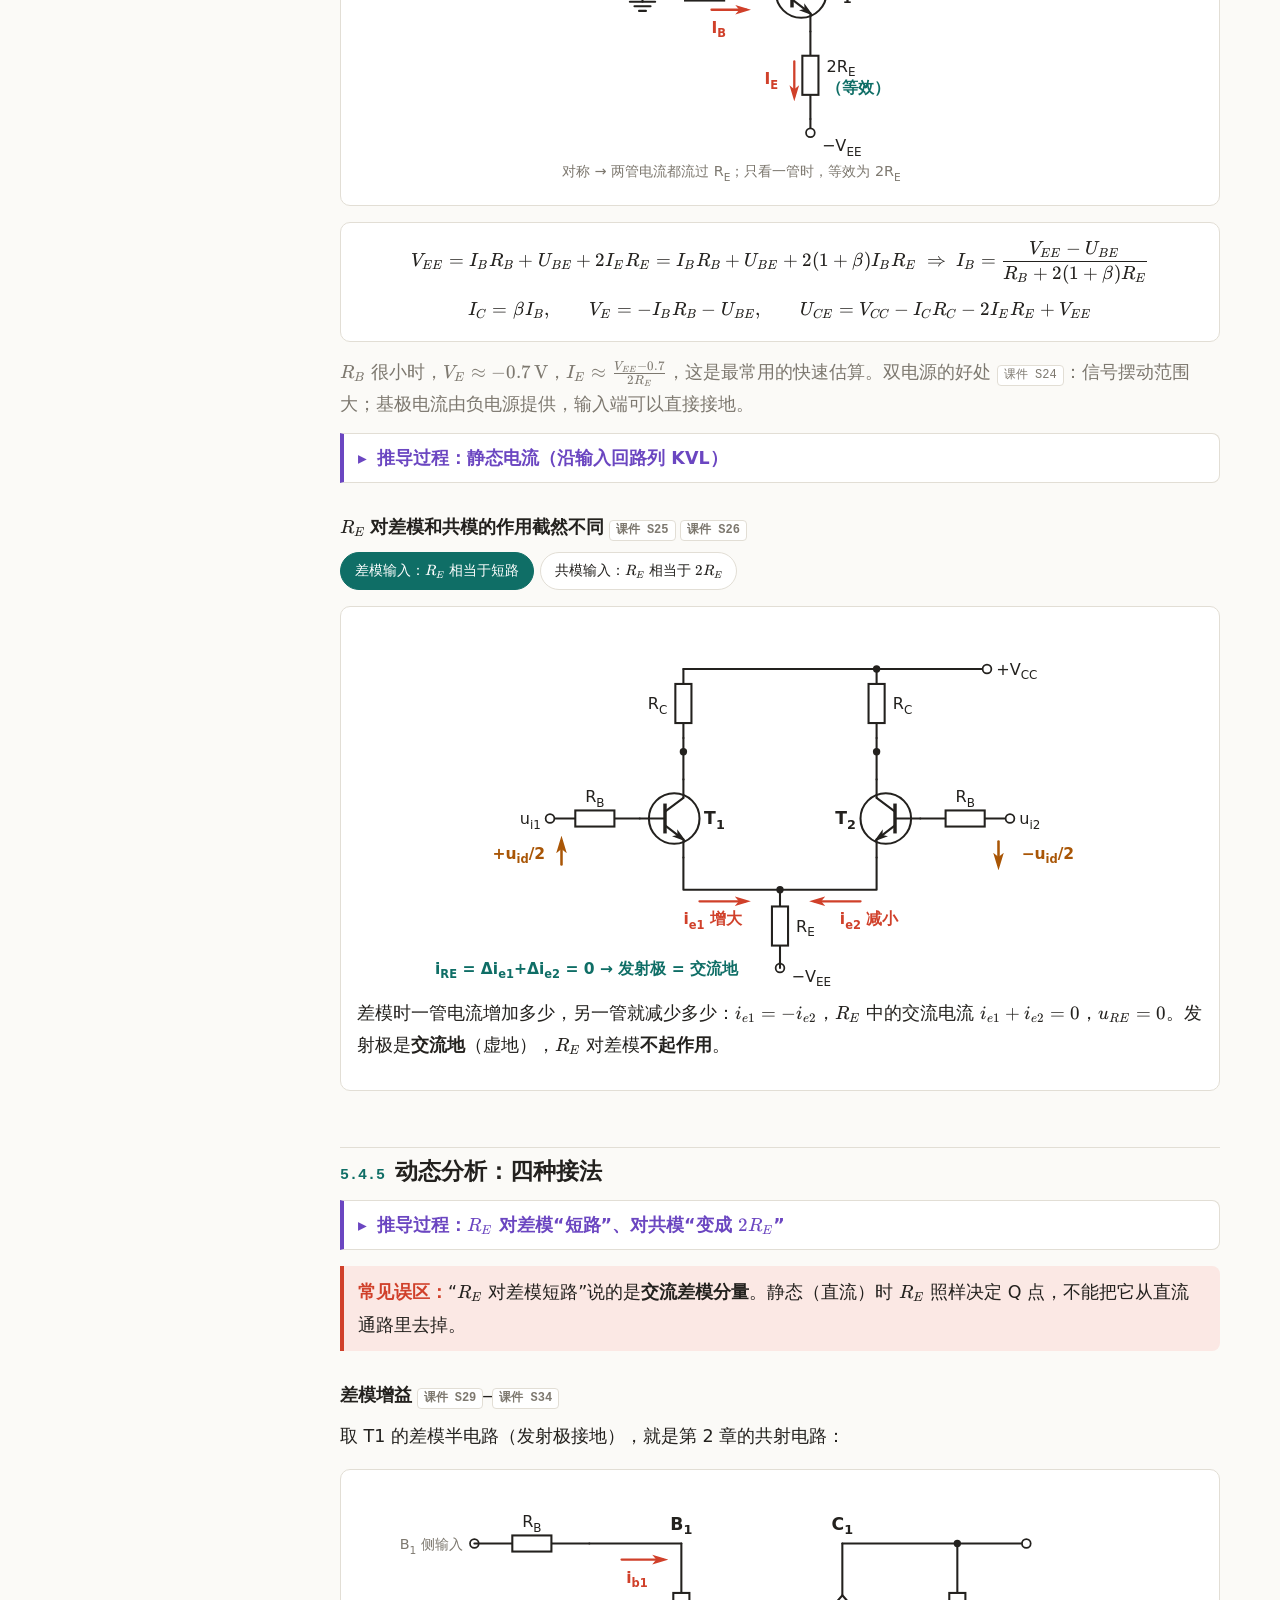
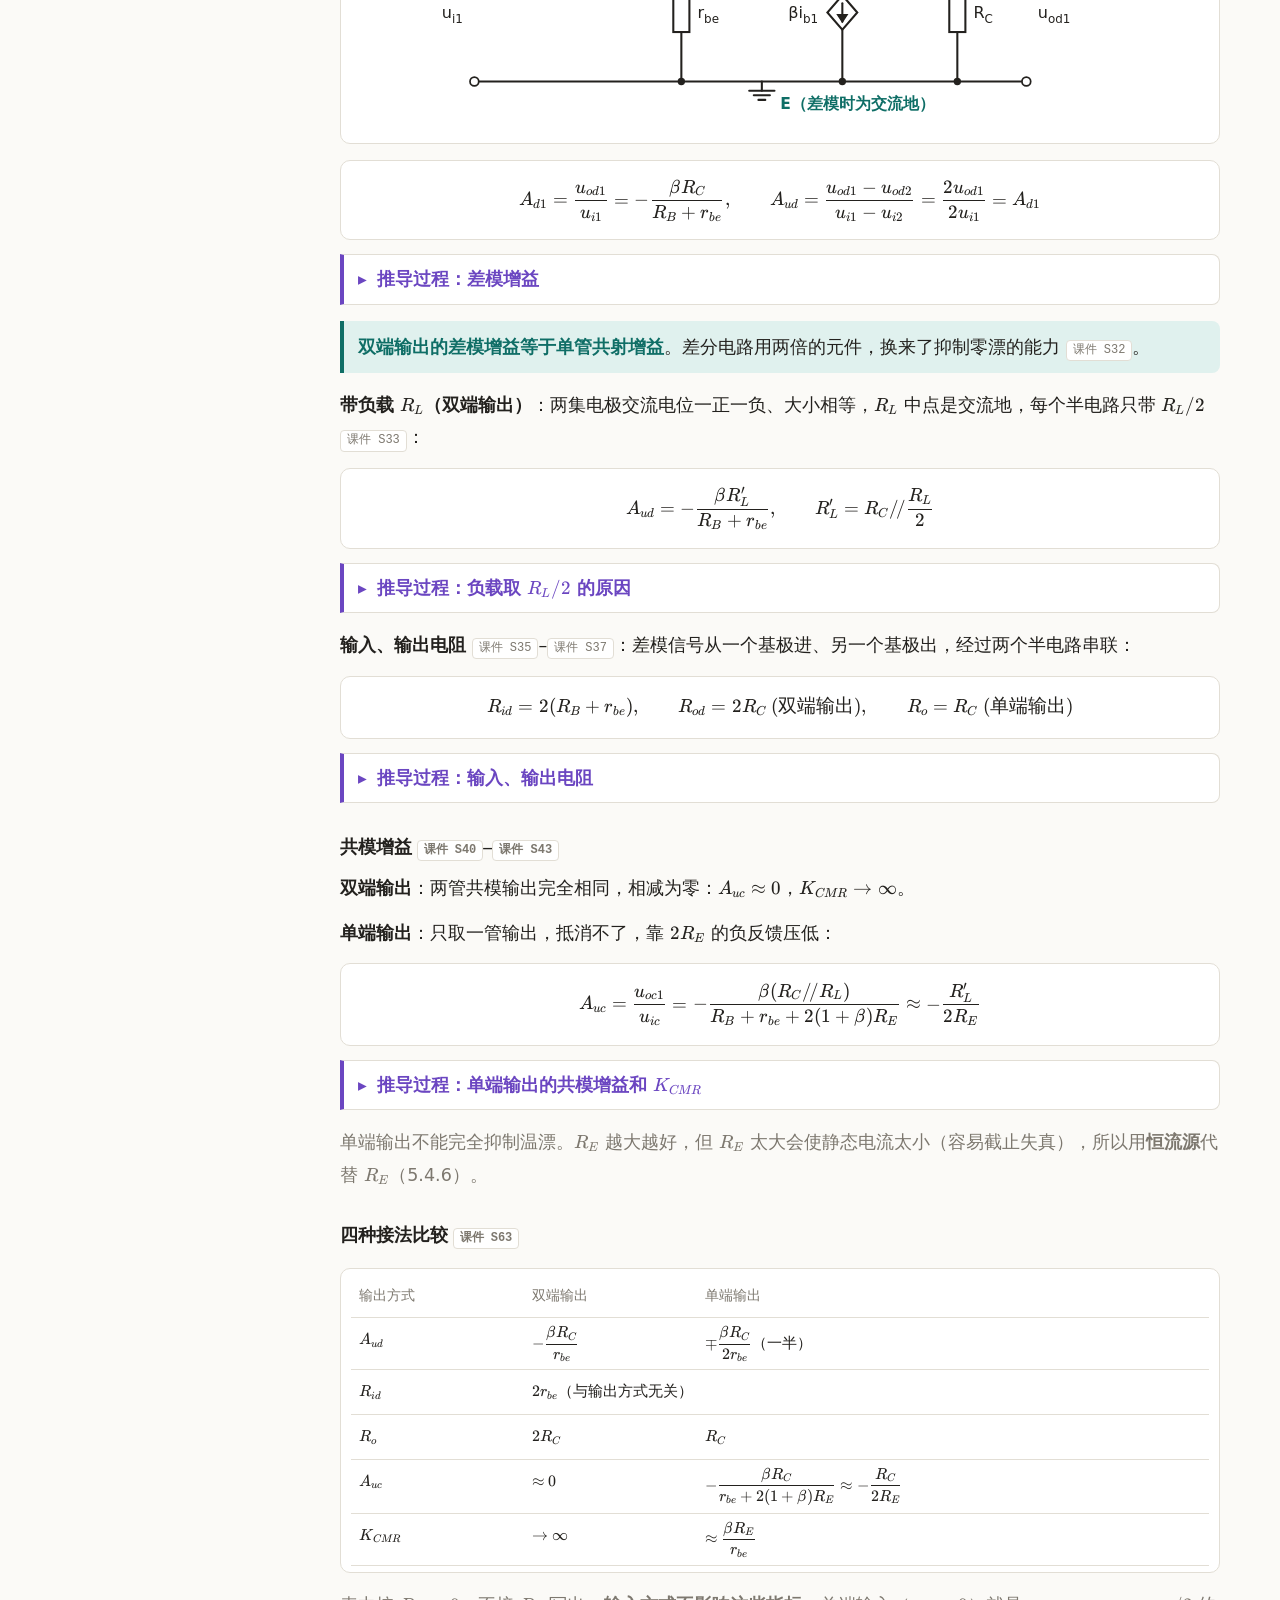
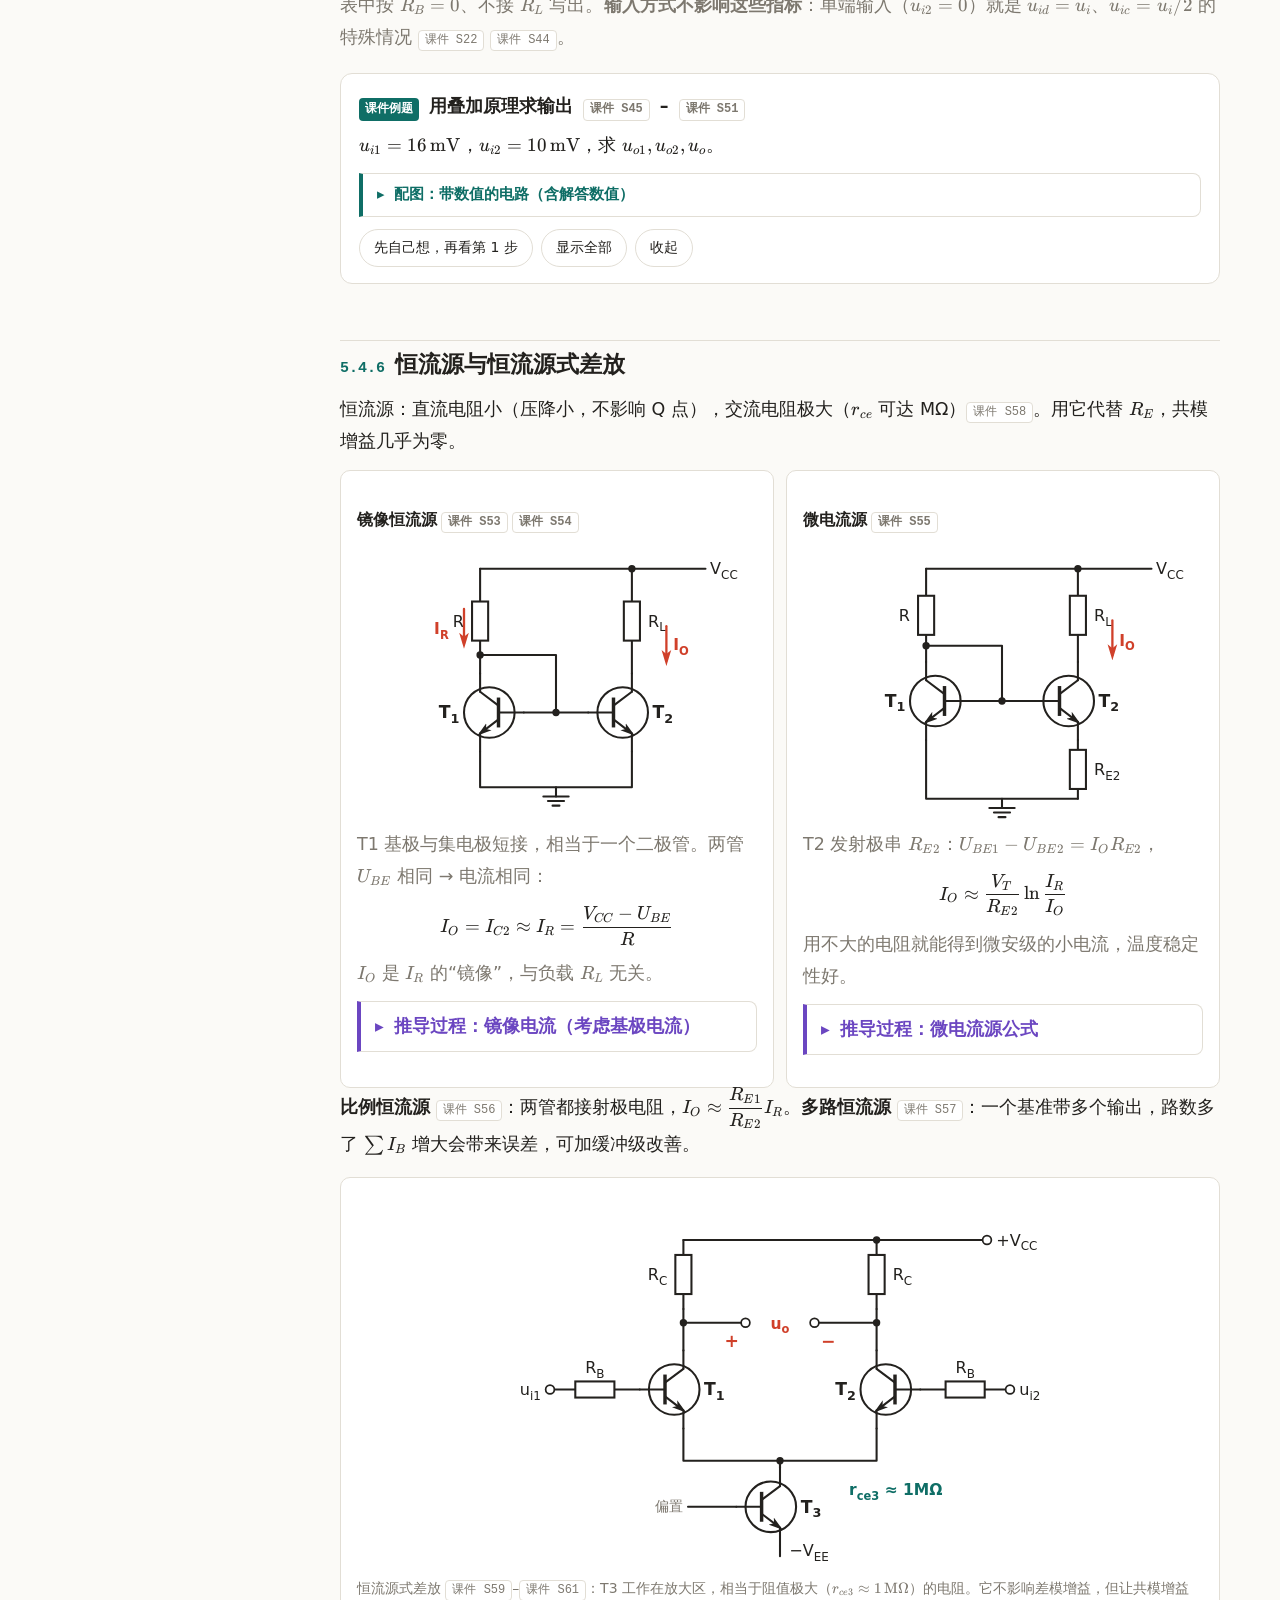
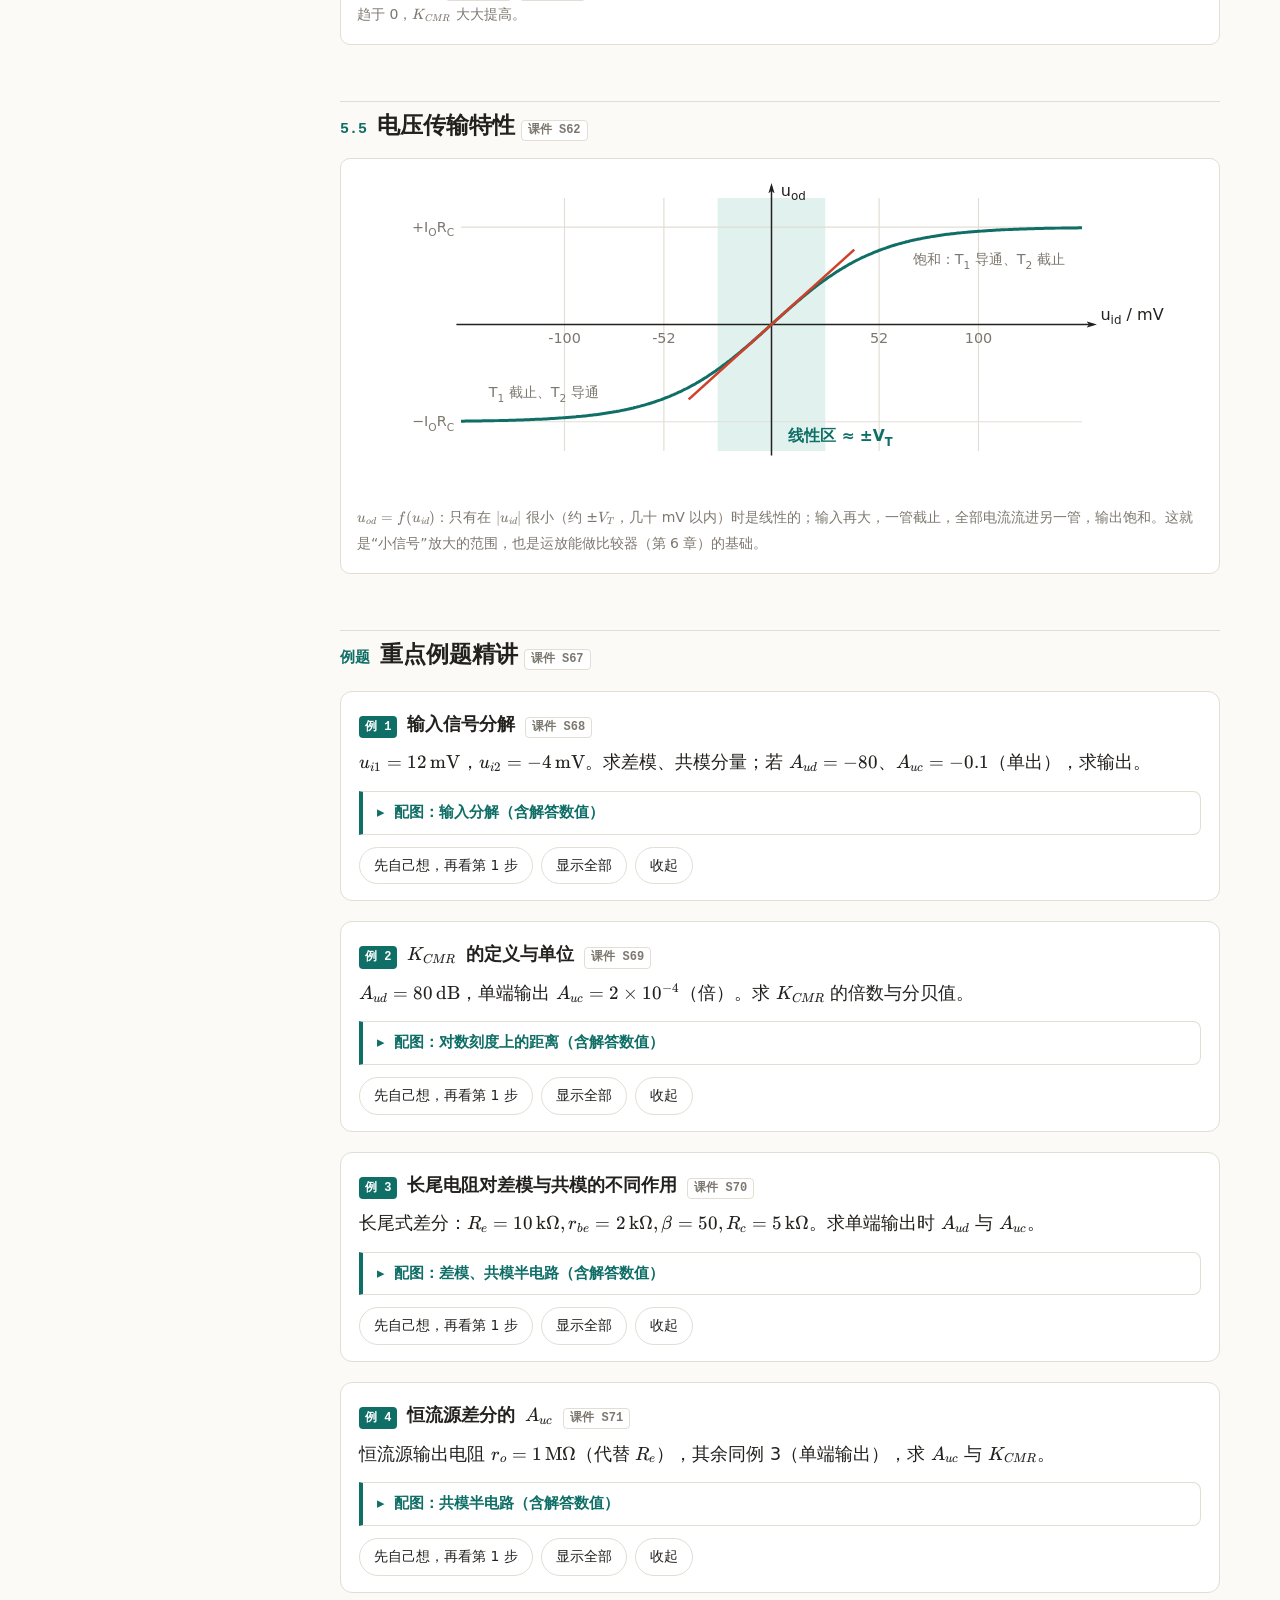
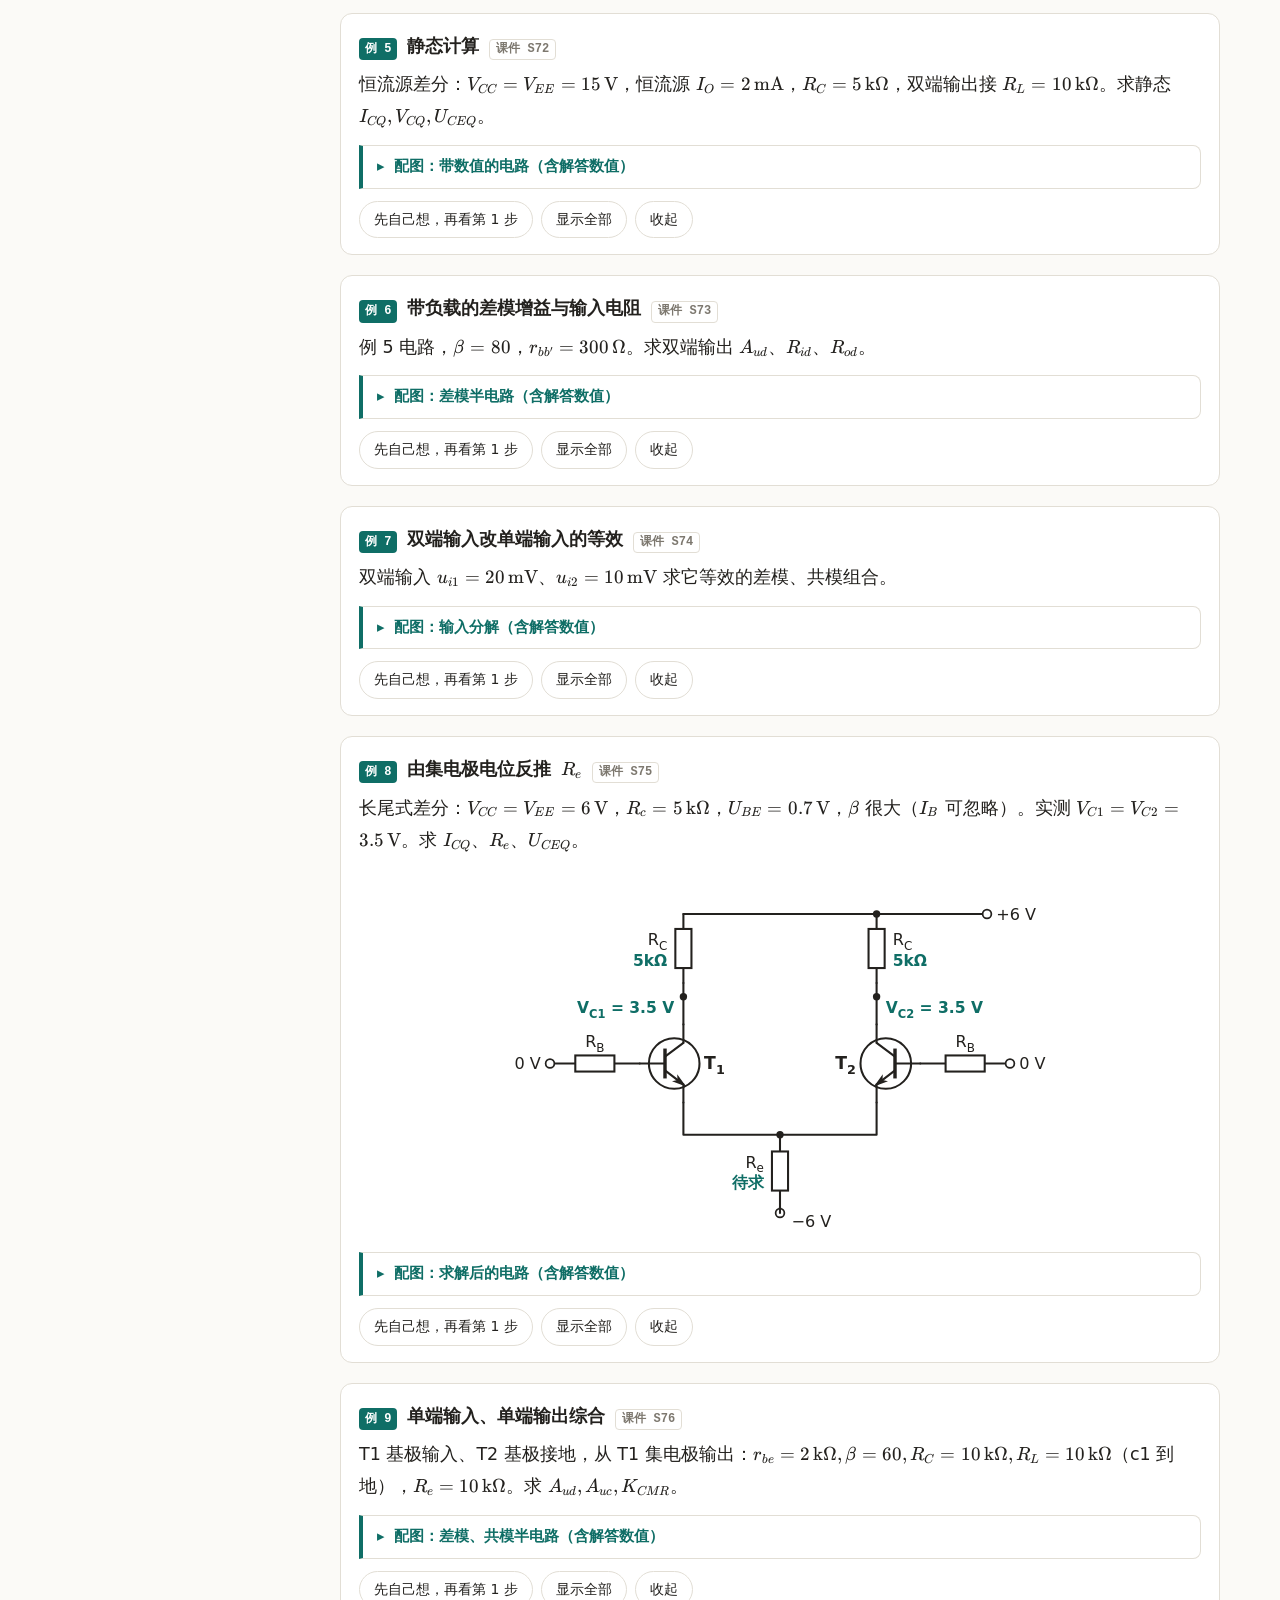
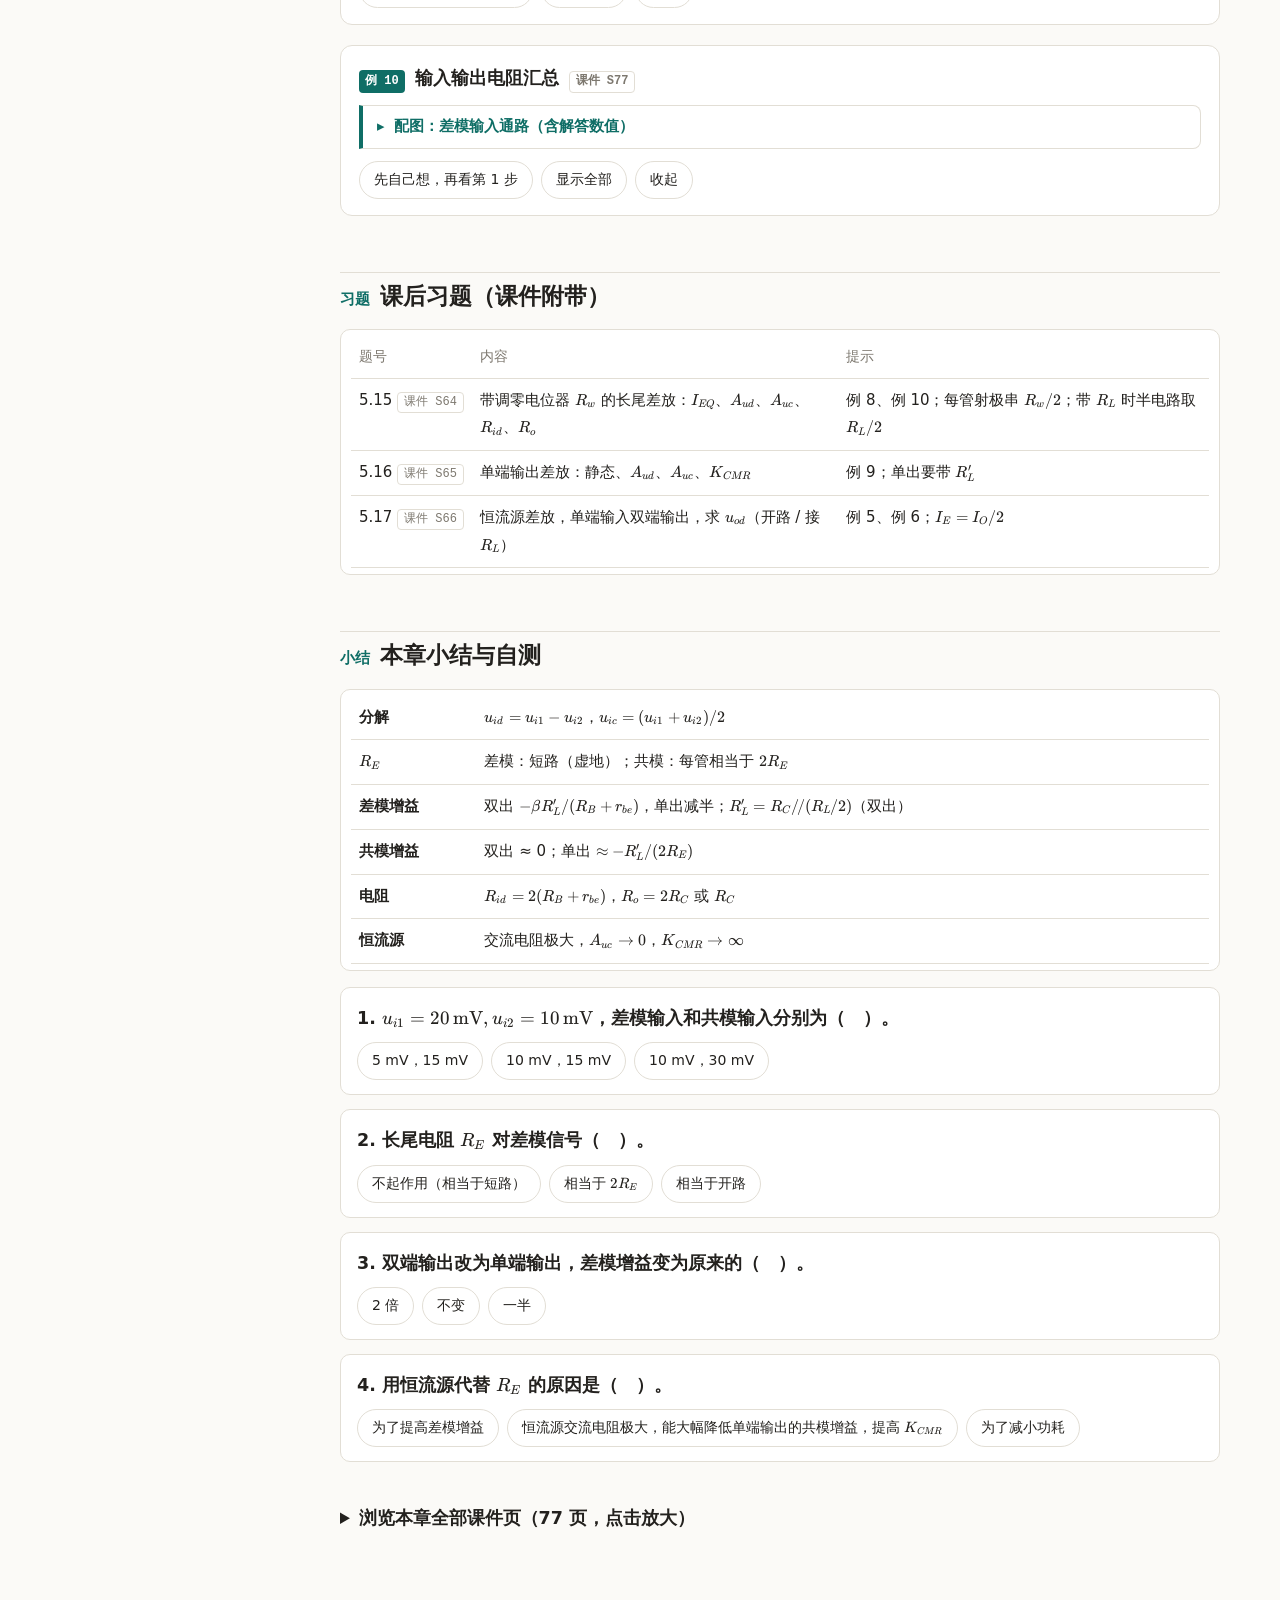
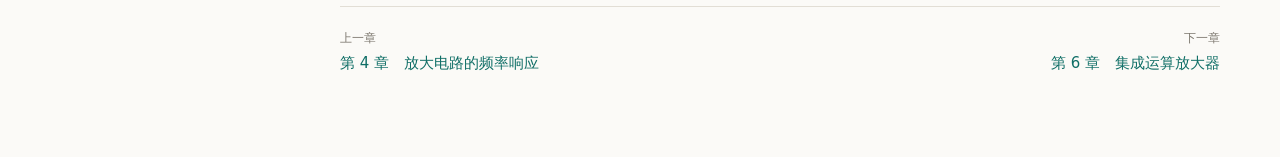
<file: ch5.html>
<!doctype html>
<html lang="zh-CN">
<head>
<meta charset="utf-8">
<meta name="viewport" content="width=device-width,initial-scale=1">
<title>第5章 差分式放大电路 · 模电讲义</title>
<link rel="stylesheet" href="assets/katex/katex.min.css">
<link rel="stylesheet" href="assets/style.css?v=20261129">
</head>
<body>
<div class="layout">
<nav class="toc" aria-label="本章目录"></nav>
<article>
<div class="eyebrow">第 5 章 · 课件 77 页</div>
<h1>差分式放大电路</h1>
<p class="lead">直接耦合能放大缓慢变化的信号，却带来一个大麻烦：温度一变，输出就自己“飘”起来。差分放大电路用两只一模一样的管子“对称抵消”，专门放大两个输入的<b>差</b>，压制两个输入的<b>共同部分</b>。它是集成运放的输入级（第 6 章）。</p>
<div class="key"><b>本章学习目标</b> <a class="src" data-s="1"></a><br>① 理解零点漂移的原因　② 理解差分放大电路的工作原理（<b>重点</b>）　③ 掌握静态、动态分析方法（<b>难点：动态分析</b>）　④ 掌握 4 种接法的性能指标差异</div>

<h2 id="drift"><span class="n">5.1</span>零点漂移：直接耦合的“病”</h2>
<p>温度、压力等传感器信号<b>又弱又慢</b>，需要多级放大，而且不能用电容耦合（电容隔直，慢信号过不去），只能<b>直接耦合</b> <a class="src" data-s="3"></a> <a class="src" data-s="4"></a>。</p>
<div class="panel fig"><svg id="driftS" class="wide" viewBox="0 0 640 210" role="img" aria-label="零点漂移"></svg>
<div class="cap">\(u_i=0\) 时 \(u_o\) 也应该为 0，但第一级 Q 点随温度漂移，这个漂移被后面各级当作信号继续放大，输出缓慢地“漂”走，甚至淹没真正的信号 <a class="src" data-s="5"></a>。</div></div>
<ul>
<li><b>主要原因是温度</b>：半导体参数（\(I_{CBO}, \beta, U_{BE}\)）随温度变化，Q 点漂移，所以零漂也叫<b>温漂</b> <a class="src" data-s="6"></a>。</li>
<li><b>关键在输入级</b>：输入级的漂移会被后面所有级放大，所以输入级必须抑制温漂 <a class="src" data-s="8"></a>。</li>
<li>抑制方法 <a class="src" data-s="7"></a>：① \(R_e\) 负反馈稳定 Q 点；② 热敏元件温度补偿；③ 用特性相同的两只管子构成<b>差分放大电路</b>。</li>
</ul>

<h2 id="structure"><span class="n">5.4.1</span>电路结构与抑制温漂的原理</h2>
<p>两个完全相同的共射电路，发射极连在一起，经公共电阻 \(R_E\) 接负电源 \(-V_{EE}\)（这个电阻像一条“长尾巴”，所以叫<b>长尾式差分放大电路</b>）<a class="src" data-s="9"></a> <a class="src" data-s="23"></a>。输出从两个集电极之间取出：</p>
<div class="panel fig"><svg id="diff" class="wide" viewBox="0 0 640 325" role="img" aria-label="长尾式差分放大电路"></svg>
<div class="cap">T1、T2 特性完全相同，两侧电阻对称。\(u_o=u_{C1}-u_{C2}\)（双端输出）。</div></div>
<div class="key"><b>能抑制温漂的原因</b> <a class="src" data-s="10"></a> <a class="src" data-s="11"></a><br>温度变化时，两管的集电极电位<b>同时、同样</b>地变化：\(\Delta V_{C1}=\Delta V_{C2}\)，所以 \(u_o=\Delta V_{C1}-\Delta V_{C2}=0\)。温漂相当于在两个输入端加了一对<b>大小相等、极性相同</b>的信号，即<b>共模信号</b>。</div>

<h2 id="modes"><span class="n">5.4.2</span>差模信号与共模信号</h2>
<p>任何一对输入 \(u_{i1}, u_{i2}\) 都可以拆成两部分 <a class="src" data-s="12"></a>–<a class="src" data-s="16"></a>：</p>
<div class="formula boxed">\[ u_{id}=u_{i1}-u_{i2}\ (\text{差模}),\qquad u_{ic}=\frac{u_{i1}+u_{i2}}{2}\ (\text{共模}) \]
\[ \Longleftrightarrow\quad u_{i1}=u_{ic}+\frac{u_{id}}{2},\qquad u_{i2}=u_{ic}-\frac{u_{id}}{2} \]</div>
<ul><li><b>差模</b>：两输入大小相等、极性相反，是我们要放大的<b>有用信号</b>；</li><li><b>共模</b>：两输入大小相等、极性相同，温漂、电源干扰都属于这一类，是要抑制的<b>干扰</b>。</li></ul>
<details class="deriv"><summary>推导过程：任意一对输入都能这样分解的原因，以及 \(u_o=A_{ud}u_{id}+A_{uc}u_{ic}\) 的来源</summary>
<div class="fig"><svg id="dvDec" class="wide" viewBox="0 0 640 230" role="img" aria-label="数值示例"></svg><div class="cap">数值示例：\(u_{i1}=16\,\mathrm{mV}\)、\(u_{i2}=10\,\mathrm{mV}\)。两边都含 13 mV 的共模，T1 侧多 3 mV、T2 侧少 3 mV。</div></div>
<div class="step"><b>①</b><div>把两个定义式当成方程组：\(u_{i1}-u_{i2}=u_{id}\)，\(u_{i1}+u_{i2}=2u_{ic}\)。两式相加除以 2 得 \(u_{i1}=u_{ic}+\frac{u_{id}}{2}\)，相减除以 2 得 \(u_{i2}=u_{ic}-\frac{u_{id}}{2}\)。两个未知数、两个方程，解唯一——所以任何一对输入都能拆，而且拆法只有一种。</div></div>
<div class="step"><b>②</b><div>小信号分析时电路是线性的，可以用叠加原理：让“两端各加 \(\pm u_{id}/2\)”单独作用，输出 \(A_{ud}u_{id}\)；让“两端都加 \(u_{ic}\)”单独作用，输出 \(A_{uc}u_{ic}\)；总输出是两者之和。</div></div>
<div class="step"><b>③</b><div>例：\(u_{i1}=16\,\mathrm{mV}\)、\(u_{i2}=10\,\mathrm{mV}\)，得 \(u_{id}=6\,\mathrm{mV}\)、\(u_{ic}=13\,\mathrm{mV}\)。验证：\(13+3=16\)，\(13-3=10\)。</div></div>
</details>
<div class="myth"><b>常见误区：</b>“单端输入（\(u_{i2}=0\)）就只有差模信号”——不对。\(u_{i1}=u_i, u_{i2}=0\) 拆开是 \(u_{id}=u_i\)、\(u_{ic}=u_i/2\)，同时带着一半大小的共模信号。</div>
<details class="figfold demo"><summary>交互演示：输入信号分解</summary>
<div class="panel">
<b>信号分解：</b>拖动两个输入，观察它们分解出的差模和共模分量。
<div class="ctl"><label for="u1">\(u_{i1}\)</label><input type="range" id="u1" min="-20" max="20" step="1" value="16"><output for="u1"></output></div>
<div class="ctl"><label for="u2">\(u_{i2}\)</label><input type="range" id="u2" min="-20" max="20" step="1" value="10"><output for="u2"></output></div>
<div class="btns" id="decPre"><button type="button" data-v="5,-5">纯差模</button><button type="button" data-v="8,8">纯共模（如温漂）</button><button type="button" data-v="10,0">单端输入</button><button type="button" data-v="16,10">课件例题</button></div>
<div class="fig"><svg id="dec" class="wide" viewBox="0 0 640 230" role="img" aria-label="信号分解"></svg></div>
<div class="readout" id="decOut"></div>
</div>
</details>
<p>电路对两种信号的放大倍数不同 <a class="src" data-s="17"></a>：</p>
<div class="formula">\[ A_{ud}=\frac{u_{od}}{u_{id}}\ (\text{差模增益，越大越好}),\qquad A_{uc}=\frac{u_{oc}}{u_{ic}}\ (\text{共模增益，越小越好}),\qquad u_o=A_{ud}u_{id}+A_{uc}u_{ic} \]</div>
<h3>共模抑制比 \(K_{CMR}\) <a class="src" data-s="20"></a></h3>
<div class="formula boxed">\[ K_{CMR}=\left|\frac{A_{ud}}{A_{uc}}\right|,\qquad K_{CMR}(\mathrm{dB})=20\lg\left|\frac{A_{ud}}{A_{uc}}\right| \]</div>
<p>例：\(A_{ud}=-200\)，\(A_{uc}=0.1\)，\(K_{CMR}=20\lg(200/0.1)=66\,\mathrm{dB}\)。\(K_{CMR}\) 越大，电路“放大有用信号、压制干扰”的本领越强。</p>
<details class="deriv"><summary>计算过程：66 dB 的由来</summary>
<div class="fig"><svg id="dvKdb" class="wide" viewBox="0 0 640 170" role="img" aria-label="数值示例"></svg><div class="cap">对数刻度上，每 10 倍是 20 dB。0.1 在 −20 dB，200 在 +46 dB，相距 66 dB。</div></div>
<p>\(\left|\frac{A_{ud}}{A_{uc}}\right|=\frac{200}{0.1}=2000\)；\(20\lg2000=20(\lg2+\lg1000)=20\times(0.301+3)\approx66\,\mathrm{dB}\)。增益带负号只表示反相，求 \(K_{CMR}\) 时取绝对值。</p>
</details>

<h2 id="static"><span class="n">5.4.5</span>静态分析与 \(R_E\) 的作用</h2>
<h3>Q 点 <a class="src" data-s="27"></a> <a class="src" data-s="28"></a></h3>
<p>静态时 \(u_{i1}=u_{i2}=0\)，电路对称，只需分析一半。注意 \(R_E\) 中流过<b>两管</b>的发射极电流 \(2I_E\)：</p>
<div class="panel fig"><svg id="qhalf" viewBox="0 0 420 300" role="img" aria-label="静态半电路"></svg></div>
<div class="formula">\[ V_{EE}=I_BR_B+U_{BE}+2I_ER_E=I_BR_B+U_{BE}+2(1+\beta)I_BR_E\ \Rightarrow\ I_B=\frac{V_{EE}-U_{BE}}{R_B+2(1+\beta)R_E} \]
\[ I_C=\beta I_B,\qquad V_E=-I_BR_B-U_{BE},\qquad U_{CE}=V_{CC}-I_CR_C-2I_ER_E+V_{EE} \]</div>
<p class="muted">\(R_B\) 很小时，\(V_E\approx-0.7\,\mathrm V\)，\(I_E\approx\frac{V_{EE}-0.7}{2R_E}\)，这是最常用的快速估算。双电源的好处 <a class="src" data-s="24"></a>：信号摆动范围大；基极电流由负电源提供，输入端可以直接接地。</p>
<details class="deriv"><summary>推导过程：静态电流（沿输入回路列 KVL）</summary>
<div class="fig"><svg id="dvQ" class="wide" viewBox="0 0 640 350" role="img" aria-label="数值示例"></svg><div class="cap">数值示例：\(V_{CC}=V_{EE}=12\,\mathrm V\)，\(R_B=1\,\mathrm{k\Omega}\)，\(R_E=5.6\,\mathrm{k\Omega}\)，\(\beta=50\)。绿色是 KVL 走过的回路，12 V 几乎全部降在 \(R_E\) 上，\(R_B\) 上只有约 20 mV。</div></div>
<div class="step"><b>①</b><div>选回路：地 → \(R_B\) → b → e → \(R_E\) → \(-V_{EE}\)。从地出发到 \(-V_{EE}\) 一共降了 \(V_{EE}\)：\[I_BR_B+U_{BE}+I_{RE}R_E=V_{EE}\]</div></div>
<div class="step"><b>②</b><div>\(R_E\) 是两管共用的：\(I_{RE}=I_{E1}+I_{E2}=2I_E=2(1+\beta)I_B\)。漏掉这个“2”是静态计算最常见的错。</div></div>
<div class="step"><b>③</b><div>代入解出 \(I_B=\dfrac{V_{EE}-U_{BE}}{R_B+2(1+\beta)R_E}\)。</div></div>
<div class="step"><b>④</b><div>近似：\(R_B\) 一般只有几 kΩ，\(I_BR_B\) 只有几十 mV，可以忽略，于是 \(V_E\approx-U_{BE}=-0.7\,\mathrm V\)，\(I_E\approx\dfrac{V_{EE}-0.7}{2R_E}\)。</div></div>
<div class="step"><b>⑤</b><div>输出回路：\(V_C=V_{CC}-I_CR_C\)，\(U_{CE}=V_C-V_E\)。</div></div>
</details>
<h3>\(R_E\) 对差模和共模的作用截然不同 <a class="src" data-s="25"></a> <a class="src" data-s="26"></a></h3>
<div class="tabs">
<div class="tabbar"><button>差模输入：\(R_E\) 相当于短路</button><button>共模输入：\(R_E\) 相当于 \(2R_E\)</button></div>
<div class="tab"><div class="panel fig"><svg id="dmode" class="wide" viewBox="0 0 640 325" role="img" aria-label="差模"></svg>
<p>差模时一管电流增加多少，另一管就减少多少：\(i_{e1}=-i_{e2}\)，\(R_E\) 中的交流电流 \(i_{e1}+i_{e2}=0\)，\(u_{RE}=0\)。发射极是<b>交流地</b>（虚地），\(R_E\) 对差模<b>不起作用</b>。</p></div></div>
<div class="tab"><div class="panel fig"><svg id="cmode" class="wide" viewBox="0 0 640 325" role="img" aria-label="共模"></svg>
<p>共模时两管电流同增同减，\(R_E\) 中电流是单管的 2 倍，\(u_{RE}=2i_eR_E\)。从一管看，相当于发射极接了 \(2R_E\)。这个大电阻产生强烈的负反馈，把共模增益压得很低 <a class="src" data-s="38"></a> <a class="src" data-s="39"></a>。</p></div></div>
</div>

<h2 id="dynamic"><span class="n">5.4.5</span>动态分析：四种接法</h2>
<details class="deriv"><summary>推导过程：\(R_E\) 对差模“短路”、对共模“变成 \(2R_E\)”</summary>
<div class="fig"><svg id="dvRE" class="wide" viewBox="0 0 640 240" role="img" aria-label="数值示例"></svg><div class="cap">数值示例：每管发射极电流变化 10 μA，\(R_E=10\,\mathrm{k\Omega}\)。</div></div>
<div class="step"><b>差模</b><div>两管基极加 \(\pm u_{id}/2\)，对称使 \(i_{e1}=-i_{e2}\)。\(R_E\) 上的交流电压 \(u_E=(i_{e1}+i_{e2})R_E=0\)，发射极交流电位恒为 0，等于接地。所以画差模半电路时把发射极直接接地。</div></div>
<div class="step"><b>共模</b><div>两管基极都加 \(u_{ic}\)，\(i_{e1}=i_{e2}=i_e\)。\(u_E=2i_eR_E=i_e\cdot(2R_E)\)。只看一只管子，它的发射极电流 \(i_e\) 产生的电压就像流过一个 \(2R_E\) 的电阻，所以共模半电路的发射极接 \(2R_E\)。</div></div>
</details>
<div class="myth"><b>常见误区：</b>“\(R_E\) 对差模短路”说的是<b>交流差模分量</b>。静态（直流）时 \(R_E\) 照样决定 Q 点，不能把它从直流通路里去掉。</div>
<h3>差模增益 <a class="src" data-s="29"></a>–<a class="src" data-s="34"></a></h3>
<p>取 T1 的差模半电路（发射极接地），就是第 2 章的共射电路：</p>
<div class="panel fig"><svg id="halfSS" class="wide" viewBox="0 0 640 210" role="img" aria-label="差模半电路小信号"></svg></div>
<div class="formula">\[ A_{d1}=\frac{u_{od1}}{u_{i1}}=-\frac{\beta R_C}{R_B+r_{be}},\qquad A_{ud}=\frac{u_{od1}-u_{od2}}{u_{i1}-u_{i2}}=\frac{2u_{od1}}{2u_{i1}}=A_{d1} \]</div>
<details class="deriv" data-fig="halfSS" data-draw="dvAd" data-vb="0 0 640 260"><summary>推导过程：差模增益</summary>
<div class="fig nofig"><div class="cap">数值示例：\(R_B=1\,\mathrm{k\Omega}\)，\(r_{be}=2\,\mathrm{k\Omega}\)，\(\beta=50\)，\(R_C=5\,\mathrm{k\Omega}\)，\(u_{id}=10\,\mathrm{mV}\)。验证：\(-\frac{50\times5}{1+2}=-83.3\)。上方电路图已同步标出这些数值。</div></div>
<div class="step"><b>①</b><div>差模时 \(u_{i1}=u_{id}/2\)，\(u_{i2}=-u_{id}/2\)，发射极交流接地。半电路的输入回路：\(i_{b1}=\dfrac{u_{i1}}{R_B+r_{be}}\)。</div></div>
<div class="step"><b>②</b><div>输出回路：受控源 \(\beta i_{b1}\) 流过 \(R_C\)，按图中参考方向 \(u_{od1}=-\beta i_{b1}R_C=-\dfrac{\beta R_C}{R_B+r_{be}}u_{i1}\)。</div></div>
<div class="step"><b>③</b><div>T2 输入正好相反，输出也相反：\(u_{od2}=-u_{od1}\)。</div></div>
<div class="step"><b>④</b><div>双端输出：\(u_{od}=u_{od1}-u_{od2}=2u_{od1}\)；\(u_{id}=2u_{i1}\)。相除，2 约掉：\(A_{ud}=\dfrac{u_{od1}}{u_{i1}}=-\dfrac{\beta R_C}{R_B+r_{be}}\)。</div></div>
<div class="step"><b>⑤</b><div>单端输出只取 \(u_{od1}\)：\(A_{ud(\text{单})}=\dfrac{u_{od1}}{2u_{i1}}=-\dfrac{\beta R_C}{2(R_B+r_{be})}\)，是双端的一半。</div></div>
</details>
<div class="key"><b>双端输出的差模增益等于单管共射增益</b>。差分电路用两倍的元件，换来了抑制零漂的能力 <a class="src" data-s="32"></a>。</div>
<p><b>带负载 \(R_L\)（双端输出）</b>：两集电极交流电位一正一负、大小相等，\(R_L\) 中点是交流地，每个半电路只带 \(R_L/2\) <a class="src" data-s="33"></a>：</p>
<div class="formula">\[ A_{ud}=-\frac{\beta R_L'}{R_B+r_{be}},\qquad R_L'=R_C/\!/\frac{R_L}{2} \]</div>
<details class="deriv"><summary>推导过程：负载取 \(R_L/2\) 的原因</summary>
<div class="fig"><svg id="dvRL2" class="wide" viewBox="0 0 640 190" role="img" aria-label="数值示例"></svg><div class="cap">数值示例：\(R_L=10\,\mathrm{k\Omega}\)，两集电极交流电位 ±0.4 V。</div></div>
<p>\(R_L\) 接在两个集电极之间。差模时两集电极交流电位 \(+u_{od1}\) 和 \(-u_{od1}\) 大小相等、符号相反，\(R_L\) 的中点电位是 \(\frac{u_{od1}+(-u_{od1})}{2}=0\)。把 \(R_L\) 从中点劈成两个 \(R_L/2\)，中点接地并不改变任何电流。于是每个半电路的集电极对地接的是 \(R_C/\!/(R_L/2)\)。</p>
</details>
<p><b>输入、输出电阻</b> <a class="src" data-s="35"></a>–<a class="src" data-s="37"></a>：差模信号从一个基极进、另一个基极出，经过两个半电路串联：</p>
<div class="formula">\[ R_{id}=2(R_B+r_{be}),\qquad R_{od}=2R_C\ (\text{双端输出}),\qquad R_o=R_C\ (\text{单端输出}) \]</div>
<details class="deriv"><summary>推导过程：输入、输出电阻</summary>
<div class="fig"><svg id="dvRid" class="wide" viewBox="0 0 640 220" role="img" aria-label="数值示例"></svg><div class="cap">数值示例：\(R_B=1\,\mathrm{k\Omega}\)，\(r_{be}=2\,\mathrm{k\Omega}\)，\(u_{id}=10\,\mathrm{mV}\)。差模电流从 \(b_1\) 进、\(b_2\) 出，中途经过交流地 E。</div></div>
<div class="step"><b>\(R_{id}\)</b><div>差模电流 \(i_b\) 从 b1 流进，经 \(R_B\)、\(r_{be}\) 到发射极（交流地），再经 T2 的 \(r_{be}\)、\(R_B\) 从 b2 流出。路径上串联了两份 \(R_B+r_{be}\)：\(R_{id}=\dfrac{u_{id}}{i_b}=\dfrac{2i_b(R_B+r_{be})}{i_b}=2(R_B+r_{be})\)。</div></div>
<div class="step"><b>\(R_o\)</b><div>令输入为零、受控源 \(\beta i_b=0\)（开路），从输出端看进去只剩 \(R_C\)。双端输出时两集电极之间是两个 \(R_C\) 串联：\(2R_C\)；单端输出是一个 \(R_C\)。</div></div>
</details>
<h3>共模增益 <a class="src" data-s="40"></a>–<a class="src" data-s="43"></a></h3>
<p><b>双端输出</b>：两管共模输出完全相同，相减为零：\(A_{uc}\approx0\)，\(K_{CMR}\to\infty\)。</p>
<p><b>单端输出</b>：只取一管输出，抵消不了，靠 \(2R_E\) 的负反馈压低：</p>
<div class="formula">\[ A_{uc}=\frac{u_{oc1}}{u_{ic}}=-\frac{\beta(R_C/\!/R_L)}{R_B+r_{be}+2(1+\beta)R_E}\approx-\frac{R_L'}{2R_E} \]</div>
<details class="deriv"><summary>推导过程：单端输出的共模增益和 \(K_{CMR}\)</summary>
<div class="fig"><svg id="dvAc" class="wide" viewBox="0 0 640 330" role="img" aria-label="数值示例"></svg><div class="cap">数值示例：\(R_E=10\,\mathrm{k\Omega}\)（共模半电路接 \(2R_E=20\,\mathrm{k\Omega}\)），其余同差模增益的例子。</div></div>
<div class="step"><b>①</b><div>共模半电路：基极加 \(u_{ic}\)，发射极接 \(2R_E\)。输入回路 KVL：\(u_{ic}=i_b(R_B+r_{be})+(1+\beta)i_b\cdot2R_E\)，所以 \(i_b=\dfrac{u_{ic}}{R_B+r_{be}+2(1+\beta)R_E}\)。（发射极电阻折算到基极回路要乘 \(1+\beta\)，和第 2 章分压偏置电路一样。）</div></div>
<div class="step"><b>②</b><div>\(u_{oc1}=-\beta i_bR_L'\)，\(R_L'=R_C/\!/R_L\)，得到上式。</div></div>
<div class="step"><b>③</b><div>\(2(1+\beta)R_E\) 通常远大于 \(R_B+r_{be}\)，分母只留它，再用 \(\frac{\beta}{1+\beta}\approx1\)：\(A_{uc}\approx-\dfrac{R_L'}{2R_E}\)。\(R_E\) 越大，共模增益越小。</div></div>
<div class="step"><b>④</b><div>单端输出 \(K_{CMR}=\left|\dfrac{A_{ud}}{A_{uc}}\right|=\dfrac{\beta R_L'/[2(R_B+r_{be})]}{\beta R_L'/[R_B+r_{be}+2(1+\beta)R_E]}=\dfrac{R_B+r_{be}+2(1+\beta)R_E}{2(R_B+r_{be})}\approx\dfrac{\beta R_E}{R_B+r_{be}}\)。</div></div>
<div class="step"><b>⑤</b><div>双端输出：两管共模输出相同，\(u_{oc}=u_{oc1}-u_{oc2}=0\)，理想情况下 \(A_{uc}=0\)。实际两管不可能完全一样，所以 \(A_{uc}\) 很小但不为零。</div></div>
</details>
<p class="muted">单端输出不能完全抑制温漂。\(R_E\) 越大越好，但 \(R_E\) 太大会使静态电流太小（容易截止失真），所以用<b>恒流源</b>代替 \(R_E\)（5.4.6）。</p>
<h3>四种接法比较 <a class="src" data-s="63"></a></h3>
<div class="tbl"><table>
<thead><tr><th>输出方式</th><th>双端输出</th><th>单端输出</th></tr></thead>
<tbody>
<tr><td>\(A_{ud}\)</td><td>\(-\dfrac{\beta R_C}{r_{be}}\)</td><td>\(\mp\dfrac{\beta R_C}{2r_{be}}\)（一半）</td></tr>
<tr><td>\(R_{id}\)</td><td colspan="2">\(2r_{be}\)（与输出方式无关）</td></tr>
<tr><td>\(R_o\)</td><td>\(2R_C\)</td><td>\(R_C\)</td></tr>
<tr><td>\(A_{uc}\)</td><td>\(\approx0\)</td><td>\(-\dfrac{\beta R_C}{r_{be}+2(1+\beta)R_E}\approx-\dfrac{R_C}{2R_E}\)</td></tr>
<tr><td>\(K_{CMR}\)</td><td>\(\to\infty\)</td><td>\(\approx\dfrac{\beta R_E}{r_{be}}\)</td></tr>
</tbody></table></div>
<p class="muted">表中按 \(R_B=0\)、不接 \(R_L\) 写出。<b>输入方式不影响这些指标</b>：单端输入（\(u_{i2}=0\)）就是 \(u_{id}=u_i\)、\(u_{ic}=u_i/2\) 的特殊情况 <a class="src" data-s="22"></a> <a class="src" data-s="44"></a>。</p>

<div class="ex">
<div class="exh"><span class="tag">课件例题</span>用叠加原理求输出 <a class="src" data-s="45"></a>–<a class="src" data-s="51"></a></div>
<p>\(u_{i1}=16\,\mathrm{mV}\)，\(u_{i2}=10\,\mathrm{mV}\)，求 \(u_{o1}, u_{o2}, u_o\)。</p>
<details class="figfold"><summary>配图：带数值的电路（含解答数值）</summary><div class="fig"><svg id="exSup" class="wide" viewBox="0 0 640 350" role="img" aria-label="数值示例"></svg></div></details>
<div class="reveal">
<div class="rs"><b>分解：</b>\(u_c=\frac{16+10}{2}=13\,\mathrm{mV}\)，\(u_{d1}=-u_{d2}=\frac{16-10}{2}=3\,\mathrm{mV}\)，差模信号 \(u_d=u_{d1}-u_{d2}=6\,\mathrm{mV}\)。即 \(u_{i1}=13+3\)，\(u_{i2}=13-3\)（mV）。</div>
<div class="rs"><b>共模 13mV 单独作用：</b>每管的共模半电路发射极接 \(2R_E\)，\(u'_{o1}=u'_{o2}=A_cu_c\)；双端输出 \(u'_o=u'_{o1}-u'_{o2}=0\)。</div>
<div class="rs"><b>差模 6mV 单独作用：</b>\(u''_{o1}=A_{d1}u_{d1}\)，\(u''_{o2}=-A_{d1}u_{d1}\)；双端输出 \(u''_o=A_du_d\)，\(A_d=-\beta\dfrac{R_C}{R_B+r_{be}}\)。</div>
<div class="rs"><b>叠加：</b>\[u_{o1}=A_cu_c+A_{d1}u_{d1},\qquad u_{o2}=A_cu_c-A_{d1}u_{d1},\qquad u_o=u_{o1}-u_{o2}=A_du_d\]双端输出只与差模有关；单端输出 \(u_{o1}\) 中混有共模成分。</div>
</div>
</div>

<h2 id="current"><span class="n">5.4.6</span>恒流源与恒流源式差放</h2>
<p>恒流源：直流电阻小（压降小，不影响 Q 点），交流电阻极大（\(r_{ce}\) 可达 MΩ）<a class="src" data-s="58"></a>。用它代替 \(R_E\)，共模增益几乎为零。</p>
<div class="grid2">
<div class="panel"><h4>镜像恒流源 <a class="src" data-s="53"></a> <a class="src" data-s="54"></a></h4><svg id="mirror" viewBox="0 0 320 250" role="img" aria-label="镜像恒流源"></svg>
<p class="muted">T1 基极与集电极短接，相当于一个二极管。两管 \(U_{BE}\) 相同 → 电流相同：</p>
\[I_O=I_{C2}\approx I_R=\frac{V_{CC}-U_{BE}}{R}\]
<p class="muted">\(I_O\) 是 \(I_R\) 的“镜像”，与负载 \(R_L\) 无关。</p>
<details class="deriv" data-fig="mirror" data-draw="dvMir" data-vb="0 0 460 290"><summary>推导过程：镜像电流（考虑基极电流）</summary>
<div class="cap numcap">数值示例：上方电路图已同步标出这些数值。</div>
<p>两管 \(U_{BE}\) 相同、特性相同 → \(I_{B1}=I_{B2}=I_B\)，\(I_{C1}=I_{C2}=\beta I_B\)。T1 集电极节点 KCL：\(I_R=I_{C1}+2I_B=\beta I_B+2I_B\)，所以 \[I_O=I_{C2}=\beta I_B=\frac{\beta}{\beta+2}I_R\]\(\beta\gg2\) 时 \(I_O\approx I_R\)。\(\beta=100\) 时误差约 2%。</p>
</details></div>
<div class="panel"><h4>微电流源 <a class="src" data-s="55"></a></h4><svg id="widlar" viewBox="0 0 320 250" role="img" aria-label="微电流源"></svg>
<p class="muted">T2 发射极串 \(R_{E2}\)：\(U_{BE1}-U_{BE2}=I_OR_{E2}\)，</p>
\[I_O\approx\frac{V_T}{R_{E2}}\ln\frac{I_R}{I_O}\]
<p class="muted">用不大的电阻就能得到微安级的小电流，温度稳定性好。</p>
<details class="deriv" data-fig="widlar" data-draw="dvWid" data-vb="0 0 460 320"><summary>推导过程：微电流源公式</summary>
<div class="cap numcap">数值示例：上方电路图已同步标出这些数值。</div>
<p>BJT 的发射结服从 \(I_C\approx I_Se^{U_{BE}/V_T}\)，即 \(U_{BE}=V_T\ln\dfrac{I_C}{I_S}\)。两管同型号，\(I_S\) 相同：\[U_{BE1}-U_{BE2}=V_T\ln\frac{I_R}{I_S}-V_T\ln\frac{I_O}{I_S}=V_T\ln\frac{I_R}{I_O}\]而基极回路 KVL 给出 \(U_{BE1}=U_{BE2}+I_OR_{E2}\)（忽略基极电流），两式联立即得 \(I_O R_{E2}=V_T\ln\dfrac{I_R}{I_O}\)。这是一个超越方程，一般已知 \(I_R\) 和想要的 \(I_O\)，反过来求 \(R_{E2}\)。例：\(I_R=1\,\mathrm{mA}\)、\(I_O=10\,\mu\mathrm A\)，\(R_{E2}=\dfrac{26\,\mathrm{mV}\times\ln100}{10\,\mu\mathrm A}\approx12\,\mathrm{k\Omega}\)；若用镜像电流源（\(V_{CC}=15\,\mathrm V\)）得到同样的 10 μA，就要 \(R\approx\frac{15-0.7}{10\,\mu\mathrm A}\approx1.4\,\mathrm{M\Omega}\)，集成电路里做不出这么大的电阻。</p>
</details></div>
</div>
<p><b>比例恒流源</b> <a class="src" data-s="56"></a>：两管都接射极电阻，\(I_O\approx\dfrac{R_{E1}}{R_{E2}}I_R\)。<b>多路恒流源</b> <a class="src" data-s="57"></a>：一个基准带多个输出，路数多了 \(\sum I_B\) 增大会带来误差，可加缓冲级改善。</p>
<div class="panel fig"><svg id="ccDiff" class="wide" viewBox="0 0 640 325" role="img" aria-label="恒流源差放"></svg>
<div class="cap">恒流源式差放 <a class="src" data-s="59"></a>–<a class="src" data-s="61"></a>：T3 工作在放大区，相当于阻值极大（\(r_{ce3}\approx1\,\mathrm{M\Omega}\)）的电阻。它不影响差模增益，但让共模增益趋于 0，\(K_{CMR}\) 大大提高。</div></div>

<h2 id="transfer"><span class="n">5.5</span>电压传输特性 <a class="src" data-s="62"></a></h2>
<div class="panel fig"><svg id="tf" class="wide" viewBox="0 0 640 280" role="img" aria-label="差放传输特性"></svg>
<div class="cap">\(u_{od}=f(u_{id})\)：只有在 \(|u_{id}|\) 很小（约 ±\(V_T\)，几十 mV 以内）时是线性的；输入再大，一管截止，全部电流流进另一管，输出饱和。这就是“小信号”放大的范围，也是运放能做比较器（第 6 章）的基础。</div></div>

<h2 id="examples"><span class="n">例题</span>重点例题精讲 <a class="src" data-s="67"></a></h2>
<div class="ex"><div class="exh"><span class="tag">例 1</span>输入信号分解 <a class="src" data-s="68"></a></div>
<p>\(u_{i1}=12\,\mathrm{mV}\)，\(u_{i2}=-4\,\mathrm{mV}\)。求差模、共模分量；若 \(A_{ud}=-80\)、\(A_{uc}=-0.1\)（单出），求输出。</p>
<details class="figfold"><summary>配图：输入分解（含解答数值）</summary><div class="fig"><svg id="ex1d" class="wide" viewBox="0 0 640 230" role="img" aria-label="数值示例"></svg></div></details>
<div class="reveal"><div class="rs">\(u_{id}=12-(-4)=16\,\mathrm{mV}\)，\(u_{ic}=\frac{12-4}{2}=4\,\mathrm{mV}\)</div>
<div class="rs">\(u_o=-80\times16+(-0.1)\times4=-1280-0.4\approx-1280\,\mathrm{mV}\)。共模贡献只有 −0.4mV，可以忽略。</div></div></div>

<div class="ex"><div class="exh"><span class="tag">例 2</span>\(K_{CMR}\) 的定义与单位 <a class="src" data-s="69"></a></div>
<p>\(A_{ud}=80\,\mathrm{dB}\)，单端输出 \(A_{uc}=2\times10^{-4}\)（倍）。求 \(K_{CMR}\) 的倍数与分贝值。</p>
<details class="figfold"><summary>配图：对数刻度上的距离（含解答数值）</summary><div class="fig"><svg id="ex2d" class="wide" viewBox="0 0 640 170" role="img" aria-label="数值示例"></svg></div></details>
<div class="reveal"><div class="rs">先把 dB 换回倍数：\(A_{ud}=10^{80/20}=10^4\)</div>
<div class="rs">\(K_{CMR}=\frac{10^4}{2\times10^{-4}}=5\times10^7\)，\(K_{CMR}(\mathrm{dB})=20\lg(5\times10^7)\approx154\,\mathrm{dB}\)</div></div></div>

<div class="ex"><div class="exh"><span class="tag">例 3</span>长尾电阻对差模与共模的不同作用 <a class="src" data-s="70"></a></div>
<p>长尾式差分：\(R_e=10\,\mathrm{k\Omega}, r_{be}=2\,\mathrm{k\Omega}, \beta=50, R_c=5\,\mathrm{k\Omega}\)。求单端输出时 \(A_{ud}\) 与 \(A_{uc}\)。</p>
<details class="figfold"><summary>配图：差模、共模半电路（含解答数值）</summary><div class="fig"><svg id="ex3a" class="wide" viewBox="0 0 640 230" role="img" aria-label="数值示例"></svg><svg id="ex3b" class="wide" viewBox="0 0 640 300" role="img" aria-label="数值示例"></svg></div></details>
<div class="reveal"><div class="rs">差模半电路 \(R_e\) 短路，单端输出取一半：\(A_{ud}=-\frac{\beta R_c}{2r_{be}}=-\frac{50\times5}{4}=-62.5\)</div>
<div class="rs">共模：\(A_{uc}\approx-\frac{R_c}{2R_e}=-\frac{5}{20}=-0.25\)</div>
<div class="rs">\(K_{CMR}=\frac{62.5}{0.25}=250\)（48 dB）。\(R_e\) 只压制共模、不影响差模，这就是“长尾”的作用。</div></div></div>

<div class="ex"><div class="exh"><span class="tag">例 4</span>恒流源差分的 \(A_{uc}\) <a class="src" data-s="71"></a></div>
<p>恒流源输出电阻 \(r_o=1\,\mathrm{M\Omega}\)（代替 \(R_e\)），其余同例 3（单端输出），求 \(A_{uc}\) 与 \(K_{CMR}\)。</p>
<details class="figfold"><summary>配图：共模半电路（含解答数值）</summary><div class="fig"><svg id="ex4d" class="wide" viewBox="0 0 640 300" role="img" aria-label="数值示例"></svg></div></details>
<div class="reveal"><div class="rs">\(A_{uc}\approx-\frac{R_c}{2r_o}=-\frac{5\,\mathrm k}{2\,\mathrm M}=-2.5\times10^{-3}\)</div>
<div class="rs">\(K_{CMR}=\frac{62.5}{0.0025}=25000\)（88 dB）。\(R_e\) 从 10kΩ 提到 1MΩ，\(K_{CMR}\) 提升两个数量级。</div></div></div>

<div class="ex"><div class="exh"><span class="tag">例 5</span>静态计算 <a class="src" data-s="72"></a></div>
<p>恒流源差分：\(V_{CC}=V_{EE}=15\,\mathrm V\)，恒流源 \(I_O=2\,\mathrm{mA}\)，\(R_C=5\,\mathrm{k\Omega}\)，双端输出接 \(R_L=10\,\mathrm{k\Omega}\)。求静态 \(I_{CQ}, V_{CQ}, U_{CEQ}\)。</p>
<details class="figfold"><summary>配图：带数值的电路（含解答数值）</summary><div class="fig"><svg id="ex5d" class="wide" viewBox="0 0 640 350" role="img" aria-label="数值示例"></svg></div></details>
<div class="reveal"><div class="rs">对称分流：\(I_{EQ1}=I_{EQ2}=I_O/2=1\,\mathrm{mA}\)，\(I_{CQ}\approx1\,\mathrm{mA}\)</div>
<div class="rs">\(V_{EQ}=-0.7\,\mathrm V\)；\(V_{CQ}=15-1\times5=10\,\mathrm V\)；\(U_{CEQ}=10-(-0.7)=10.7\,\mathrm V\)</div>
<div class="rs">静态时两集电极电位相等，\(R_L\) 上无电流，所以 \(V_{CQ}\) 不受 \(R_L\) 影响。</div></div></div>

<div class="ex"><div class="exh"><span class="tag">例 6</span>带负载的差模增益与输入电阻 <a class="src" data-s="73"></a></div>
<p>例 5 电路，\(\beta=80\)，\(r_{bb'}=300\,\Omega\)。求双端输出 \(A_{ud}\)、\(R_{id}\)、\(R_{od}\)。</p>
<details class="figfold"><summary>配图：差模半电路（含解答数值）</summary><div class="fig"><svg id="ex6d" class="wide" viewBox="0 0 680 260" role="img" aria-label="数值示例"></svg></div></details>
<div class="reveal"><div class="rs">\(r_{be}=300+81\times\frac{26}{1}\approx2.41\,\mathrm{k\Omega}\)</div>
<div class="rs">\(R_L'=R_C/\!/\frac{R_L}{2}=5/\!/5=2.5\,\mathrm{k\Omega}\)，\(A_{ud}=-\frac{80\times2.5}{2.41}\approx-83\)</div>
<div class="rs">\(R_{id}=2r_{be}\approx4.8\,\mathrm{k\Omega}\)，\(R_{od}=2R_C=10\,\mathrm{k\Omega}\)</div></div></div>

<div class="ex"><div class="exh"><span class="tag">例 7</span>双端输入改单端输入的等效 <a class="src" data-s="74"></a></div>
<p>双端输入 \(u_{i1}=20\,\mathrm{mV}\)、\(u_{i2}=10\,\mathrm{mV}\) 求它等效的差模、共模组合。</p>
<details class="figfold"><summary>配图：输入分解（含解答数值）</summary><div class="fig"><svg id="ex7d" class="wide" viewBox="0 0 640 230" role="img" aria-label="数值示例"></svg></div></details>
<div class="reveal"><div class="rs">T1 侧差模 \(\frac{u_{i1}-u_{i2}}{2}=5\,\mathrm{mV}\)，T2 侧 \(-5\,\mathrm{mV}\)，再叠加共模 \(u_{ic}=15\,\mathrm{mV}\)。</div>
<div class="rs">任何输入方式 = 差模 ±5mV + 共模 15mV 的叠加；差模增益不变，只是多了一份共模输出。</div></div></div>

<div class="ex"><div class="exh"><span class="tag">例 8</span>由集电极电位反推 \(R_e\) <a class="src" data-s="75"></a></div>
<p>长尾式差分：\(V_{CC}=V_{EE}=6\,\mathrm V\)，\(R_c=5\,\mathrm{k\Omega}\)，\(U_{BE}=0.7\,\mathrm V\)，\(\beta\) 很大（\(I_B\) 可忽略）。实测 \(V_{C1}=V_{C2}=3.5\,\mathrm V\)。求 \(I_{CQ}\)、\(R_e\)、\(U_{CEQ}\)。</p>
<div class="fig"><svg id="ex8" class="wide" viewBox="0 0 640 325" role="img" aria-label="例8电路"></svg></div>
<details class="figfold"><summary>配图：求解后的电路（含解答数值）</summary><div class="fig"><svg id="ex8s" class="wide" viewBox="0 0 640 350" role="img" aria-label="数值示例"></svg></div></details>
<div class="reveal"><div class="rs">先由集电极电位求电流：\(I_{CQ}\approx I_{EQ}=\frac{V_{CC}-V_C}{R_c}=\frac{6-3.5}{5}=0.5\,\mathrm{mA}\)</div>
<div class="rs">基极接地，\(V_E=-0.7\,\mathrm V\)。\(R_e\) 中流 \(2I_{EQ}=1\,\mathrm{mA}\)：\(R_e=\frac{V_{EE}-0.7}{2I_{EQ}}=\frac{5.3}{1}=5.3\,\mathrm{k\Omega}\)</div>
<div class="rs">\(U_{CEQ}=V_C-V_E=3.5+0.7=4.2\,\mathrm V\)。这是“逆向考法”：先由 \(V_C\) 定 \(I_C\)，再回到发射极回路求 \(R_e\)。</div></div></div>

<div class="ex"><div class="exh"><span class="tag">例 9</span>单端输入、单端输出综合 <a class="src" data-s="76"></a></div>
<p>T1 基极输入、T2 基极接地，从 T1 集电极输出：\(r_{be}=2\,\mathrm{k\Omega}, \beta=60, R_C=10\,\mathrm{k\Omega}, R_L=10\,\mathrm{k\Omega}\)（c1 到地），\(R_e=10\,\mathrm{k\Omega}\)。求 \(A_{ud}, A_{uc}, K_{CMR}\)。</p>
<details class="figfold"><summary>配图：差模、共模半电路（含解答数值）</summary><div class="fig"><svg id="ex9a" class="wide" viewBox="0 0 680 230" role="img" aria-label="数值示例"></svg><svg id="ex9b" class="wide" viewBox="0 0 680 300" role="img" aria-label="数值示例"></svg></div></details>
<div class="reveal"><div class="rs">\(R_L'=R_C/\!/R_L=5\,\mathrm{k\Omega}\)，\(A_{ud}=-\frac{\beta R_L'}{2r_{be}}=-\frac{60\times5}{4}=-75\)</div>
<div class="rs">\(A_{uc}=-\frac{\beta R_L'}{r_{be}+(1+\beta)\cdot2R_e}=-\frac{300}{2+1220}\approx-0.245\)</div>
<div class="rs">\(K_{CMR}=\frac{75}{0.245}\approx306\)（约 50 dB）。单出时差模、共模增益公式都要带 \(R_L'\)。</div></div></div>

<div class="ex"><div class="exh"><span class="tag">例 10</span>输入输出电阻汇总 <a class="src" data-s="77"></a></div>
<details class="figfold"><summary>配图：差模输入通路（含解答数值）</summary><div class="fig"><svg id="ex10d" class="wide" viewBox="0 0 640 200" role="img" aria-label="数值示例"></svg></div></details>
<div class="reveal"><div class="rs">\(R_{id}=2r_{be}\)（各种输入方式相同，差模通路对称）</div>
<div class="rs">双出 \(R_{od}=2R_C\)；单出 \(R_o=R_C\)</div>
<div class="rs">带调零电位器 \(R_w\)（滑动端接 \(R_E\)，每管射极串 \(R_w/2\)）：\(R_{id}=2\left[r_{be}+(1+\beta)\frac{R_w}{2}\right]\)。“×2”来自两只管子串联（输入）和两臂对称（输出）。</div></div></div>

<h2 id="hw"><span class="n">习题</span>课后习题（课件附带）</h2>
<div class="tbl"><table>
<thead><tr><th>题号</th><th>内容</th><th>提示</th></tr></thead>
<tbody>
<tr><td>5.15 <a class="src" data-s="64"></a></td><td>带调零电位器 \(R_w\) 的长尾差放：\(I_{EQ}\)、\(A_{ud}\)、\(A_{uc}\)、\(R_{id}\)、\(R_o\)</td><td>例 8、例 10；每管射极串 \(R_w/2\)；带 \(R_L\) 时半电路取 \(R_L/2\)</td></tr>
<tr><td>5.16 <a class="src" data-s="65"></a></td><td>单端输出差放：静态、\(A_{ud}\)、\(A_{uc}\)、\(K_{CMR}\)</td><td>例 9；单出要带 \(R_L'\)</td></tr>
<tr><td>5.17 <a class="src" data-s="66"></a></td><td>恒流源差放，单端输入双端输出，求 \(u_{od}\)（开路 / 接 \(R_L\)）</td><td>例 5、例 6；\(I_E=I_O/2\)</td></tr>
</tbody></table></div>

<h2 id="sum"><span class="n">小结</span>本章小结与自测</h2>
<div class="tbl"><table><tbody>
<tr><td><b>分解</b></td><td>\(u_{id}=u_{i1}-u_{i2}\)，\(u_{ic}=(u_{i1}+u_{i2})/2\)</td></tr>
<tr><td><b>\(R_E\)</b></td><td>差模：短路（虚地）；共模：每管相当于 \(2R_E\)</td></tr>
<tr><td><b>差模增益</b></td><td>双出 \(-\beta R_L'/(R_B+r_{be})\)，单出减半；\(R_L'=R_C/\!/(R_L/2)\)（双出）</td></tr>
<tr><td><b>共模增益</b></td><td>双出 ≈ 0；单出 \(\approx-R_L'/(2R_E)\)</td></tr>
<tr><td><b>电阻</b></td><td>\(R_{id}=2(R_B+r_{be})\)，\(R_o=2R_C\) 或 \(R_C\)</td></tr>
<tr><td><b>恒流源</b></td><td>交流电阻极大，\(A_{uc}\to0\)，\(K_{CMR}\to\infty\)</td></tr>
</tbody></table></div>
<div class="q" data-a="1"><div class="qt">1. \(u_{i1}=20\,\mathrm{mV}, u_{i2}=10\,\mathrm{mV}\)，差模输入和共模输入分别为（　）。</div><div class="opts"><button>5 mV，15 mV</button><button>10 mV，15 mV</button><button>10 mV，30 mV</button></div>
<div class="qex">✓ 正确。\(u_{id}=20-10=10\)，\(u_{ic}=(20+10)/2=15\)。</div></div>
<div class="q" data-a="0"><div class="qt">2. 长尾电阻 \(R_E\) 对差模信号（　）。</div><div class="opts"><button>不起作用（相当于短路）</button><button>相当于 \(2R_E\)</button><button>相当于开路</button></div>
<div class="qex">✓ 正确。差模时两管射极电流变化相反，\(R_E\) 中交流电流为零。</div></div>
<div class="q" data-a="2"><div class="qt">3. 双端输出改为单端输出，差模增益变为原来的（　）。</div><div class="opts"><button>2 倍</button><button>不变</button><button>一半</button></div>
<div class="qex">✓ 正确。只取一个集电极的变化量。</div></div>
<div class="q" data-a="1"><div class="qt">4. 用恒流源代替 \(R_E\) 的原因是（　）。</div><div class="opts"><button>为了提高差模增益</button><button>恒流源交流电阻极大，能大幅降低单端输出的共模增益，提高 \(K_{CMR}\)</button><button>为了减小功耗</button></div>
<div class="qex">✓ 正确。同时它的直流压降不大，不会把静态电流压得太小。</div></div>

<details class="gallery"><summary>浏览本章全部课件页（77 页，点击放大）</summary></details>
</article>
</div>

<script src="assets/katex/katex.min.js"></script>
<script src="assets/katex/auto-render.min.js"></script>
<script src="assets/common.js?v=20261129"></script>
<script>
(function(){
/* ---------- drift ---------- */
var ds = new Sch('driftS');
[['输入级', 40], ['中间级', 220], ['输出级', 400]].forEach(function(b, i){ mk('rect', {x:b[1], y:40, width:120, height:60, rx:8, class:'body'}, ds.g); ds.text(b[1] + 60, 76, b[0], 'tb', 'middle');
  if (i < 2) ds.arrow(b[1] + 120, 70, b[1] + 178, 70, '', 'ink'); });
ds.arrow(520, 70, 560, 70, '', 'ink'); ds.text(568, 75, 'u_o', 't'); ds.text(34, 75, 'u_i = 0', 't', 'end');
ds.text(100, 120, '温漂 ΔU', 'tred', 'middle'); ds.text(280, 120, '× A_2', 'tred', 'middle'); ds.text(460, 120, '× A_3 → 很大', 'tred', 'middle');
var dp = new Plot('driftS', {x:120, y:140, w:420, h:55}, [0, 10], [-0.2, 1.2]);
dp.axes({xl:'t', yl:'u_o', xt:[], yt:[], grid:false, xAtBottom:true}); dp.fn(function(t){ return 0.09 * t + 0.05 * Math.sin(3 * t) * (t / 10); }, 'cv3');
dp.text(10, 1.05, '输入为零，输出却缓慢漂移', 'tred', 'end');

/* ---------- diff pair drawer ---------- */
function pair(id, o){
  o = o || {}; var s = new Sch(id), y = 170, t1 = s.bjt(220, y, {lab:'T_1'}), t2 = s.bjt(420, y, {flip:true, lab:'T_2'});
  s.wire(t1.c[0], 40, 500, 40); s.term(500, 40); s.text(508, 45, o.vcc || '+V_{CC}', 't');
  s.R(t1.c[0], 40, t1.c[0], 100, {lab:'R_C', val:o.rcv, side:'l'}); s.R(t2.c[0], 40, t2.c[0], 100, {lab:'R_C', val:o.rcv}); s.node(t2.c[0], 40);
  s.line(t1.c[0], 100, t1.c[0], t1.c[1]); s.line(t2.c[0], 100, t2.c[0], t2.c[1]); s.node(t1.c[0], 112); s.node(t2.c[0], 112);
  if (o.rl) s.R(t1.c[0], 112, t2.c[0], 112, {lab:'R_L', val:o.rl});
  else if (o.out !== false){ s.line(t1.c[0], 112, 290, 112); s.line(t2.c[0], 112, 350, 112); s.term(290, 112); s.term(350, 112); s.pm(278, 128, '+'); s.pm(362, 128, '-'); s.text(320, 117, 'u_o', 'tred', 'middle'); }
  s.wire(t1.e[0], t1.e[1], t1.e[0], 232, t2.e[0], 232, t2.e[0], t2.e[1]); s.node(320, 232);
  if (o.cs){ var t3 = s.bjt(304, 272, {lab:'T_3', circle:true}); s.line(320, 232, t3.c[0], t3.c[1] < 232 ? 232 : t3.c[1]); s.line(t3.c[0], 232, t3.c[0], t3.c[1]);
    s.line(t3.e[0], t3.e[1], t3.e[0], 315); s.text(t3.e[0] + 8, 315, o.vee || '−V_{EE}', 't'); s.line(t3.b[0], t3.b[1], 240, t3.b[1]); s.text(236, t3.b[1] + 4, '偏置', 'ts', 'end'); s.text(380, 262, 'r_{ce3} ≈ 1MΩ', 'tval'); }
  else { s.R(320, 232, 320, 295, {lab:o.reLab || 'R_E', val:o.reVal, side:o.reSide}); s.term(320, 300); s.line(320, 295, 320, 300); s.text(330, 312, o.vee || '−V_{EE}', 't'); }
  s.R(t1.b[0], y, 120, y, {lab:'R_B', val:o.rbv}); s.R(t2.b[0], y, 520, y, {lab:'R_B', val:o.rbv}); s.term(120, y); s.term(520, y);
  s.text(112, y + 5, o.u1 || 'u_{i1}', 't', 'end'); s.text(528, y + 5, o.u2 || 'u_{i2}', 't');
  return {s:s, t1:t1, t2:t2};
}
pair('diff');

/* ---------- decomposition ---------- */
var dc = document.getElementById('dec'), dpre = document.querySelectorAll('#decPre button');
var decRun = bindSliders(['u1', 'u2'], {u1:function(v){ return v + ' mV'; }, u2:function(v){ return v + ' mV'; }}, function(v){
  var uid = v.u1 - v.u2, uic = (v.u1 + v.u2) / 2; dc.innerHTML = '';
  var P = new Plot(dc, {x:80, y:15, w:520, h:190}, [-0.5, 3.5], [-25, 25]);
  P.axes({yl:'mV', xt:[], yt:[-20, -10, 10, 20], xAtBottom:false});
  function bar(x, from, val, cls, lab){ mk('rect', {x:P.X(x) - 26, y:P.Y(Math.max(from, from + val)), width:52, height:Math.abs(P.Y(from) - P.Y(from + val)), style:'fill:var(' + cls + ');opacity:.85'}, P.g); if (lab) P.text(x, from + val + (val >= 0 ? 1.5 : -3.5), lab, 'ts', 'middle'); }
  bar(0.4, 0, v.u1, '--ink'); P.text(0.4, -24, 'u_{i1}', 't', 'middle');
  bar(1.0, 0, uic, '--amber'); bar(1.0, uic, uid / 2, '--blue'); P.text(1.0, -24, '= 共模 + 差模/2', 'ts', 'middle');
  bar(2.2, 0, v.u2, '--ink'); P.text(2.2, -24, 'u_{i2}', 't', 'middle');
  bar(2.8, 0, uic, '--amber'); bar(2.8, uic, -uid / 2, '--blue'); P.text(2.8, -24, '= 共模 − 差模/2', 'ts', 'middle');
  P.text(1.45, 23, '■ 共模 u_{ic}', 'tamber'); P.text(1.45, 18, '■ 差模分量 ±u_{id}/2', 'tblue');
  var Aud = -50, Auc = -0.25, uo = Aud * uid + Auc * uic;
  document.getElementById('decOut').innerHTML = '<span>u_id = ' + uid + ' mV</span><span>u_ic = ' + uic.toFixed(1) + ' mV</span><span>若 A_ud = −50、A_uc = −0.25（单出）：u_o = ' + (Aud * uid).toFixed(0) + ' + (' + (Auc * uic).toFixed(2) + ') = ' + uo.toFixed(1) + ' mV</span>';
  dpre.forEach(function(b){ b.classList.toggle('on', b.dataset.v === v.u1 + ',' + v.u2); });
});
dpre.forEach(function(b){ b.onclick = function(){ var q = b.dataset.v.split(','); document.getElementById('u1').value = q[0]; document.getElementById('u2').value = q[1]; decRun(); }; });

/* ---------- static half ---------- */
var qh = new Sch('qhalf'), tq = qh.bjt(220, 130, {lab:'T_1'});
qh.wire(tq.c[0], 30, 330, 30); qh.term(330, 30); qh.text(338, 35, '+V_{CC}', 't');
qh.R(tq.c[0], 30, tq.c[0], tq.c[1], {lab:'R_C', side:'l'}); qh.R(tq.b[0], 130, 90, 130, {lab:'R_B'}); qh.gnd(90, 130); qh.line(90, 130, 90, 130);
qh.R(tq.e[0], tq.e[1], tq.e[0], 240, {lab:'2R_E', val:'（等效）'}); qh.line(tq.e[0], 240, tq.e[0], 250); qh.term(tq.e[0], 252); qh.text(tq.e[0] + 10, 268, '−V_{EE}', 't');
qh.arrow(150, 145, 180, 145, 'I_B', 'red', 150, 165); qh.arrow(tq.e[0] - 14, 190, tq.e[0] - 14, 220, 'I_E', 'red', tq.e[0] - 40, 210);
qh.text(20, 290, '对称 → 两管电流都流过 R_E；只看一管时，等效为 2R_E', 'ts');

/* ---------- diff / common mode ---------- */
function modeDraw(id, diff){
  var r = pair(id, {out:false}), s = r.s;
  s.arrow(130, 210, 130, diff ? 190 : 190, diff ? '+u_{id}/2' : '+u_{ic}', 'amber', 70, 205);
  s.arrow(510, diff ? 190 : 210, 510, diff ? 210 : 190, diff ? '−u_{id}/2' : '+u_{ic}', 'amber', 530, 205);
  s.arrow(250, 242, 290, 242, '', 'red'); s.text(236, 262, 'i_{e1} 增大', 'tred');
  s.arrow(390, 242, 350, 242, '', 'red'); s.text(372, 262, diff ? 'i_{e2} 减小' : 'i_{e2} 增大', 'tred');
  s.text(20, 305, diff ? 'i_{RE} = Δi_{e1}+Δi_{e2} = 0 → 发射极 = 交流地' : 'i_{RE} = 2Δi_e → 每管等效 2R_E', diff ? 'tval' : 'tred');
}
modeDraw('dmode', true); modeDraw('cmode', false);

/* ---------- half-circuit small signal ---------- */
var hs = new Sch('halfSS');
hs.term(40, 50); hs.text(30, 55, 'B_1 侧输入', 'ts', 'end'); hs.R(40, 50, 140, 50, {lab:'R_B'}); hs.wire(140, 50, 220, 50); hs.text(220, 38, 'B_1', 'tb', 'middle');
hs.R(220, 50, 220, 170, {lab:'r_{be}'}); hs.ccs(360, 50, 360, 170, {lab:'βi_{b1}', side:'l'}); hs.wire(360, 50, 520, 50); hs.R(460, 50, 460, 170, {lab:'R_C'}); hs.node(460, 50);
hs.wire(40, 170, 520, 170); hs.term(40, 170); hs.term(520, 50); hs.term(520, 170); hs.node(220, 170); hs.node(360, 170); hs.node(460, 170);
hs.text(360, 38, 'C_1', 'tb', 'middle'); hs.text(306, 194, 'E（差模时为交流地）', 'tval'); hs.gnd(290, 170);
hs.text(30, 115, 'u_{i1}', 't', 'end'); hs.text(530, 115, 'u_{od1}', 't'); hs.arrow(168, 64, 204, 64, 'i_{b1}', 'red', 172, 84);

/* ---------- current mirror ---------- */
var mr = new Sch('mirror'), a1 = mr.bjt(110, 150, {flip:true, lab:'T_1'}), a2 = mr.bjt(210, 150, {lab:'T_2'});
mr.wire(a1.b[0], 150, a2.b[0], 150); mr.node(160, 150); mr.wire(160, 150, 160, 100, a1.c[0], 100); mr.node(a1.c[0], 100);
mr.R(a1.c[0], 25, a1.c[0], a1.c[1], {lab:'R', side:'l'}); mr.wire(a1.c[0], 25, 290, 25); mr.text(294, 30, 'V_{CC}', 't');
mr.R(a2.c[0], 25, a2.c[0], a2.c[1], {lab:'R_L'}); mr.node(a2.c[0], 25);
mr.wire(a1.e[0], a1.e[1], a1.e[0], 215, a2.e[0], 215, a2.e[0], a2.e[1]); mr.gnd(160, 215);
mr.arrow(a1.c[0] - 14, 60, a1.c[0] - 14, 90, 'I_R', 'red', a1.c[0] - 40, 82); mr.arrow(a2.c[0] + 30, 75, a2.c[0] + 30, 105, 'I_O', 'red', a2.c[0] + 36, 96);
var wl = new Sch('widlar'), w1 = wl.bjt(110, 140, {flip:true, lab:'T_1'}), w2 = wl.bjt(210, 140, {lab:'T_2'});
wl.wire(w1.b[0], 140, w2.b[0], 140); wl.node(160, 140); wl.wire(160, 140, 160, 92, w1.c[0], 92); wl.node(w1.c[0], 92);
wl.R(w1.c[0], 25, w1.c[0], w1.c[1], {lab:'R', side:'l'}); wl.wire(w1.c[0], 25, 290, 25); wl.text(294, 30, 'V_{CC}', 't');
wl.R(w2.c[0], 25, w2.c[0], w2.c[1], {lab:'R_L'}); wl.node(w2.c[0], 25);
wl.R(w2.e[0], w2.e[1], w2.e[0], 225, {lab:'R_{E2}'}); wl.wire(w1.e[0], w1.e[1], w1.e[0], 225, w2.e[0], 225); wl.gnd(160, 225);
wl.arrow(w2.c[0] + 30, 70, w2.c[0] + 30, 100, 'I_O', 'red', w2.c[0] + 36, 92);

pair('ccDiff', {cs:true});

/* ---------- transfer ---------- */
var tp = new Plot('tf', {x:60, y:20, w:540, h:220}, [-150, 150], [-1.3, 1.3]);
tp.axes({xl:'u_{id} / mV', yl:'u_{od}', xt:[-100, -52, 52, 100], yt:[-1, 1], yf:function(v){ return v > 0 ? '+I_OR_C' : '−I_OR_C'; }});
tp.g.insertBefore(tp.rect(-26, -1.3, 26, 1.3, 'zone'), tp.g.firstChild); tp.fn(function(u){ return Math.tanh(u / 52); }, 'cv');
tp.poly([[-40, -40 / 52], [40, 40 / 52]], 'cv3');
tp.text(8, -1.2, '线性区 ≈ ±V_T', 'tval'); tp.text(105, 0.62, '饱和：T_1 导通、T_2 截止', 'ts', 'middle'); tp.text(-110, -0.75, 'T_1 截止、T_2 导通', 'ts', 'middle');

/* ---------- ex8 ---------- */
var r8 = pair('ex8', {reLab:'R_e', reVal:'待求', rcv:'5kΩ', vcc:'+6 V', vee:'−6 V', u1:'0 V', u2:'0 V', out:false, reSide:'l'});
r8.s.text(228, 126, 'V_{C1} = 3.5 V', 'tval', 'end'); r8.s.text(412, 126, 'V_{C2} = 3.5 V', 'tval');

/* ---------- numeric figures for derivations and examples ---------- */
function nf(v, d){ return (+v.toFixed(d === undefined ? 2 : d)).toString().replace('-', '−'); }
/* bar decomposition of a pair of inputs */
function decBars(id, u1, u2){
  var uid = u1 - u2, uic = (u1 + u2) / 2, sv = document.getElementById(id);
  var P = new Plot(sv, {x:80, y:15, w:520, h:190}, [-0.5, 3.5], [-25, 25]);
  P.axes({yl:'mV', xt:[], yt:[-20, -10, 10, 20], xAtBottom:false});
  function bar(x, from, val, cls){ mk('rect', {x:P.X(x) - 26, y:P.Y(Math.max(from, from + val)), width:52, height:Math.abs(P.Y(from) - P.Y(from + val)), style:'fill:var(' + cls + ');opacity:.85'}, P.g); }
  function top(x, v, s){ P.text(x, v + (v >= 0 ? 1.5 : -4), s, 'tb', 'middle'); }
  bar(0.4, 0, u1, '--ink'); top(0.4, u1, nf(u1) + ' mV'); P.text(0.4, -24, 'u_{i1}', 't', 'middle');
  function half(x, side, from, val, cls){ mk('rect', {x:P.X(x) + (side ? 0 : -26), y:P.Y(Math.max(from, from + val)), width:26, height:Math.max(1, Math.abs(P.Y(from) - P.Y(from + val))), style:'fill:var(' + cls + ');opacity:.85'}, P.g); }
  half(1.0, 0, 0, uic, '--amber'); half(1.0, 1, uic, uid / 2, '--blue');
  function stack(x, d){ P.text(x, Math.max(0, uic, uic + d) + 1.5, '= ' + nf(uic) + (d >= 0 ? ' + ' : ' − ') + nf(Math.abs(d)), 'tb', 'middle'); }
  stack(1.0, uid / 2);
  bar(2.2, 0, u2, '--ink'); top(2.2, u2, nf(u2) + ' mV'); P.text(2.2, -24, 'u_{i2}', 't', 'middle');
  half(2.8, 0, 0, uic, '--amber'); half(2.8, 1, uic, -uid / 2, '--blue');
  stack(2.8, -uid / 2);
  P.text(1.45, 23, '■ 共模 u_{ic}', 'tamber'); P.text(1.45, 18, '■ 差模分量 ±u_{id}/2', 'tblue');
  P.text(1.0, -24, '= 共模 + 差模/2', 'ts', 'middle'); P.text(2.8, -24, '= 共模 − 差模/2', 'ts', 'middle');
}
/* log scale showing the ratio between two gains in dB */
function dbLine(id, lo, hi, step, pts, msg){
  var s = new Sch(id), x0 = 50, x1 = 590, k = (x1 - x0) / (hi - lo), X = function(v){ return x0 + (Math.log10(v) - lo) * k; };
  mk('line', {x1:x0 - 10, y1:100, x2:x1 + 16, y2:100, class:'axis', 'marker-end':s.mk.ink}, s.g);
  for (var e = lo; e <= hi; e += step){ var x = x0 + (e - lo) * k; s.line(x, 95, x, 105);
    s.text(x, 124, e >= 0 && e <= 3 ? String(Math.pow(10, e)) : '10^{' + e + '}', 'ts', 'middle'); s.text(x, 144, (20 * e > 0 ? '+' : '') + nf(20 * e, 0) + ' dB', 'ts', 'middle'); }
  s.text(x0 - 30, 128, '倍数', 'ts', 'end'); s.text(x0 - 30, 148, '分贝', 'ts', 'end');
  pts.forEach(function(p){ mk('circle', {cx:X(p[0]), cy:100, r:6, class:'dot'}, s.g); s.text(X(p[0]), 82, p[1], 'tval', 'middle'); });
  var a = X(pts[0][0]) + 10, b = X(pts[1][0]) - 10;
  mk('line', {x1:a, y1:52, x2:b, y2:52, class:'arr-red', 'marker-end':s.mk.red, 'marker-start':s.mk.red}, s.g);
  s.text((a + b) / 2, 42, msg, 'tred', 'middle');
}
/* half circuit, small-signal: o.rb, o.rbe, o.rc, o.rl, o.re (emitter resistor, common mode) */
function halfSS2(id, o){
  var s = new Sch(id), yb = o.re ? 240 : 170, xo = o.rl ? 600 : 540;
  s.term(40, 50); s.term(40, yb); s.text(30, 55, o.uin, 't', 'end');
  if (o.rb){ s.R(40, 50, 140, 50, {lab:'R_B', val:o.rb}); s.wire(140, 50, 220, 50); } else s.wire(40, 50, 220, 50);
  s.text(220, 36, 'B', 'tb', 'middle'); s.node(220, 50);
  s.R(220, 50, 220, 170, {lab:'r_{be}', val:o.rbe}); s.ccs(360, 50, 360, 170, {lab:'βi_b', side:'l'});
  s.wire(360, 50, xo, 50); s.text(360, 36, 'C', 'tb', 'middle'); s.node(360, 50);
  s.R(460, 50, 460, yb, {lab:o.rcLab || 'R_C', val:o.rc}); s.node(460, 50); s.node(460, yb);
  if (o.rl){ s.R(540, 50, 540, yb, {lab:o.rlLab || 'R_L', val:o.rl}); s.node(540, 50); s.node(540, yb); }
  s.term(xo, 50); s.term(xo, yb); s.text(xo + 10, (50 + yb) / 2 + 5, o.uout, 'tval');
  if (o.re){ s.wire(220, 170, 360, 170); s.node(220, 170); s.node(290, 170); s.node(360, 170); s.R(290, 170, 290, yb, {lab:o.reLab || '2R_E', val:o.re}); s.text(232, 160, 'E', 'tb'); }
  else s.text(290, 162, 'E（交流地）', 'tval', 'middle');
  s.wire(40, yb, xo, yb); s.gnd(150, yb);
  s.arrow(168, 64, 204, 64, '', 'red'); s.text(206, 84, o.ib, 'tred', 'end');
  (o.notes || []).forEach(function(t, i){ s.text(40, yb + 40 + 20 * i, t[0], t[1] || 'tval'); });
  return s;
}
/* differential input path b1 -> E -> b2 */
function chain(id, els, o){
  var s = new Sch(id), y = 80, n = els.length, w = 240 / n, x = 40;
  s.term(40, y); s.term(600, y);
  els.forEach(function(e){ s.R(x, y, x + w, y, {lab:e[0], val:e[1]}); x += w; });
  s.line(x, y, 320, y); s.node(320, y); s.line(320, y, 320, y + 30); s.gnd(320, y + 30); x = 320;
  if (n <= 2) s.line(320, y, 360, y);
  els.slice().reverse().forEach(function(e){ s.R(x + (n > 2 ? 0 : 40), y, x + (n > 2 ? 0 : 40) + w, y, {lab:e[0], val:e[1]}); x += w; });
  s.line(x + (n > 2 ? 0 : 40), y, 600, y);
  s.text(40, 46, o.b1, 'tval', 'middle'); s.text(600, 46, o.b2, 'tval', 'middle'); s.text(330, 112, o.e, 'tval');
  s.arrow(60, y + 14, 100, y + 14, '', 'red'); s.arrow(540, y + 14, 580, y + 14, '', 'red'); s.text(60, y + 34, o.ib, 'tred');
  (o.notes || []).forEach(function(t, i){ s.text(40, 170 + 20 * i, t[0], t[1] || 'tval'); });
  return s;
}

/* derivation: decomposition */
decBars('dvDec', 16, 10);
/* derivation: 66 dB */
dbLine('dvKdb', -2, 3, 1, [[0.1, '|A_{uc}| = 0.1'], [200, '|A_{ud}| = 200']], '相差 2000 倍 = 66 dB');
/* derivation: static current, KVL loop with numbers */
(function(){
  var VEE = 12, RB = 1, b = 50, RE = 5.6, IB = (VEE - 0.7) / (RB + 2 * (1 + b) * RE), IE = (1 + b) * IB;
  var r = pair('dvQ', {out:false, rbv:'1kΩ', reVal:'5.6kΩ', reSide:'l', vee:'−12 V', vcc:'+12 V', rcv:'5kΩ', u1:'0 V', u2:'0 V'}), s = r.s;
  s.hl([[120, 170], [198, 170], [228, 170], [236, 204], [236, 232], [320, 232], [320, 300]], 'path-hl');
  s.text(160, 196, 'I_BR_B = ' + nf(IB * RB, 3) + ' V', 'tred', 'middle');
  s.text(250, 196, 'U_{BE} = 0.7 V', 'tred');
  s.arrow(336, 254, 336, 290, '', 'red'); s.text(342, 278, 'I_{RE} = 2I_E = ' + nf(2 * IE, 2) + ' mA', 'tred');
  s.text(330, 248, 'V_E = ' + nf(-IB * RB - 0.7, 2) + ' V', 'tval');
  s.text(20, 340, 'KVL：' + nf(IB * RB, 3) + ' + 0.7 + ' + nf(2 * IE * RE, 2) + ' = 12 V，I_B = ' + nf(IB * 1000, 1) + ' μA，I_E = ' + nf(IE, 2) + ' mA', 'tval');
})();
/* derivation: R_E for differential vs common mode */
(function(){
  var s = new Sch('dvRE');
  [[150, '差模：Δi_{e1} = −Δi_{e2}', '+10 μA', '−10 μA', 'i_{RE} = 0 → u_E = 0（交流地）', 'tval'],
   [470, '共模：Δi_{e1} = Δi_{e2}', '+10 μA', '+10 μA', 'i_{RE} = 20 μA → u_E = 20 μA × 10 kΩ = 0.2 V', 'tred']].forEach(function(k){
    var x = k[0]; s.text(x, 14, k[1], 'tb', 'middle');
    s.line(x - 50, 42, x - 50, 90); s.line(x + 50, 42, x + 50, 90); s.line(x - 50, 90, x + 50, 90); s.node(x, 90);
    s.text(x - 50, 38, 'e_1', 'ts', 'middle'); s.text(x + 50, 38, 'e_2', 'ts', 'middle');
    s.arrow(x - 60, 48, x - 60, 80, '', 'red'); s.text(x - 66, 64, k[2], 'tred', 'end');
    s.arrow(x + 60, 48, x + 60, 80, '', 'red'); s.text(x + 66, 64, k[3], 'tred');
    s.R(x, 90, x, 160, {lab:'R_E', val:'10kΩ', side:'l'}); s.term(x, 164); s.text(x + 10, 180, '−V_{EE}', 'ts');
    s.text(x, 206, k[4], k[5], 'middle'); });
  s.text(470, 226, '= 10 μA × 20 kΩ：每管看到 2R_E', 'ts', 'middle');
})();
/* derivation: differential gain, half circuit */
NUMFIG.dvAd = function(ID){
  var rb = 1, rbe = 2, b = 50, rc = 5, ui = 5, ib = ui / (rb + rbe), uo = -b * ib * rc;
  halfSS2(ID, {uin:'u_{i1} = +5 mV', rb:'1kΩ', rbe:'2kΩ', rc:'5kΩ', ib:'i_b = ' + nf(ib, 2) + ' μA', uout:'u_{od1} = ' + nf(uo / 1000, 3) + ' V',
    notes:[['βi_b = 50 × ' + nf(ib, 2) + ' μA = ' + nf(b * ib, 1) + ' μA，u_{od1} = −' + nf(b * ib, 1) + ' μA × 5 kΩ'], ['T_2 一侧输入 −5 mV，u_{od2} = +' + nf(-uo / 1000, 3) + ' V；u_{od} = ' + nf(2 * uo / 1000, 3) + ' V，A_{ud} = ' + nf(2 * uo / 10, 1)]]});
};
/* derivation: R_L/2 */
(function(){
  var s = new Sch('dvRL2');
  s.term(80, 80); s.term(560, 80); s.R(80, 80, 300, 80, {lab:'R_L/2', val:'5kΩ'}); s.R(340, 80, 560, 80, {lab:'R_L/2', val:'5kΩ'}); s.line(300, 80, 340, 80); s.node(320, 80);
  mk('line', {x1:320, y1:84, x2:320, y2:130, class:'cvdash'}, s.g); s.gnd(320, 130);
  s.text(80, 52, 'C_1：+0.4 V', 'tval', 'middle'); s.text(560, 52, 'C_2：−0.4 V', 'tval', 'middle'); s.text(330, 112, '中点 0 V', 'tval');
  s.arrow(120, 96, 180, 96, '', 'red'); s.text(150, 116, 'i = 0.8 V ÷ 10 kΩ = 80 μA', 'tred', 'middle');
  s.text(20, 176, '中点电位 (0.4 + (−0.4))/2 = 0：把中点接地，所有电流都不变', 'ts');
})();
/* derivation: input resistance */
chain('dvRid', [['R_B', '1kΩ'], ['r_{be}', '2kΩ']], {b1:'b_1：+5 mV', b2:'b_2：−5 mV', e:'E：0 V', ib:'i_b = 1.67 μA',
  notes:[['路径上串联 2 × (1 + 2) kΩ = 6 kΩ'], ['R_{id} = u_{id} / i_b = 10 mV ÷ 1.67 μA = 6 kΩ']]});
/* derivation: common-mode gain, single-ended */
(function(){
  var rb = 1, rbe = 2, b = 50, rc = 5, re2 = 20, uic = 10, ib = uic / (rb + rbe + (1 + b) * re2), uo = -b * ib * rc;
  halfSS2('dvAc', {uin:'u_{ic} = 10 mV', rb:'1kΩ', rbe:'2kΩ', rc:'5kΩ', re:'20kΩ', ib:'i_b = ' + nf(ib * 1000, 1) + ' nA', uout:'u_{oc1} = ' + nf(uo, 2) + ' mV',
    notes:[['2R_E 折算到基极回路：(1 + 50) × 20 kΩ = 1020 kΩ，远大于 R_B + r_{be} = 3 kΩ'], ['A_{uc} = ' + nf(uo, 2) + ' / 10 = ' + nf(uo / uic, 3) + ' ≈ −R_C / 2R_E = −0.25']]});
})();
/* derivation: current mirror */
NUMFIG.dvMir = function(ID){
  var b = 100, IR = 1, IO = b / (b + 2) * IR, IB = IO / b;
  var s = new Sch(ID), a1 = s.bjt(150, 150, {flip:true, lab:'T_1'}), a2 = s.bjt(270, 150, {lab:'T_2'});
  s.wire(a1.b[0], 150, a2.b[0], 150); s.node(210, 150); s.wire(210, 150, 210, 100, a1.c[0], 100); s.node(a1.c[0], 100);
  s.R(a1.c[0], 25, a1.c[0], a1.c[1], {lab:'R', val:'14.3kΩ', side:'l'}); s.wire(a1.c[0], 25, 370, 25); s.text(374, 30, 'V_{CC} = 15 V', 't');
  s.R(a2.c[0], 25, a2.c[0], a2.c[1], {lab:'R_L'}); s.node(a2.c[0], 25);
  s.wire(a1.e[0], a1.e[1], a1.e[0], 215, a2.e[0], 215, a2.e[0], a2.e[1]); s.gnd(210, 215);
  s.arrow(a1.c[0] + 14, 40, a1.c[0] + 14, 80, '', 'red'); s.text(a1.c[0] + 20, 62, 'I_R = 1 mA', 'tred');
  s.arrow(a2.c[0] + 34, 75, a2.c[0] + 34, 110, '', 'red'); s.text(a2.c[0] + 40, 98, 'I_O = ' + nf(IO, 2) + ' mA', 'tred');
  s.text(210, 172, '2I_B = ' + nf(2 * IB * 1000, 1) + ' μA', 'tred', 'middle');
  s.text(20, 258, 'I_R = (15 − 0.7) V ÷ 14.3 kΩ = 1 mA', 'tval'); s.text(20, 280, 'β = 100：I_O = 100/102 × 1 mA = ' + nf(IO, 3) + ' mA', 'tval');
};
/* derivation: Widlar source */
NUMFIG.dvWid = function(ID){
  var s = new Sch(ID), w1 = s.bjt(150, 140, {flip:true, lab:'T_1'}), w2 = s.bjt(270, 140, {lab:'T_2'});
  s.wire(w1.b[0], 140, w2.b[0], 140); s.node(210, 140); s.wire(210, 140, 210, 92, w1.c[0], 92); s.node(w1.c[0], 92);
  s.R(w1.c[0], 25, w1.c[0], w1.c[1], {lab:'R', val:'14.3kΩ', side:'l'}); s.wire(w1.c[0], 25, 370, 25); s.text(374, 30, 'V_{CC} = 15 V', 't');
  s.R(w2.c[0], 25, w2.c[0], w2.c[1], {lab:'R_L'}); s.node(w2.c[0], 25);
  s.R(w2.e[0], w2.e[1], w2.e[0], 240, {lab:'R_{E2}', val:'12kΩ'}); s.wire(w1.e[0], w1.e[1], w1.e[0], 240, w2.e[0], 240); s.gnd(210, 240);
  s.arrow(w1.c[0] + 14, 40, w1.c[0] + 14, 76, '', 'red'); s.text(w1.c[0] + 20, 60, 'I_R = 1 mA', 'tred');
  s.arrow(w2.c[0] + 34, 70, w2.c[0] + 34, 104, '', 'red'); s.text(w2.c[0] + 40, 92, 'I_O = 10 μA', 'tred');
  s.text(126, 200, 'U_{BE1} ≈ 0.70 V', 'tval', 'end'); s.text(300, 186, 'U_{BE2} ≈ 0.58 V', 'tval');
  s.text(20, 284, 'U_{BE1} − U_{BE2} = 26 mV × ln(1 mA / 10 μA)', 'tval'); s.text(20, 306, '= 120 mV = 10 μA × 12 kΩ', 'tval');
};

/* examples */
(function(){
  var r = pair('exSup', {u1:'16 mV = 13 + 3', u2:'10 mV = 13 − 3', out:false}), s = r.s;
  s.text(228, 126, 'u_{o1} = A_c·13 + A_{d1}·3', 'tval', 'end'); s.text(412, 126, 'u_{o2} = A_c·13 − A_{d1}·3', 'tval');
  s.text(20, 345, '双端输出：u_o = u_{o1} − u_{o2} = 2A_{d1}·3 mV = A_d·6 mV（共模 13 mV 相减抵消）', 'tred');
})();
decBars('ex1d', 12, -4);
dbLine('ex2d', -4, 5, 1, [[2e-4, '|A_{uc}| = 2×10^{−4}'], [1e4, '|A_{ud}| = 10^{4}']], '相差 5×10^{7} 倍 = 154 dB');
halfSS2('ex3a', {uin:'u_{id}/2', rbe:'2kΩ', rc:'5kΩ', ib:'i_b', uout:'单出 A_{ud} = −62.5', notes:[['差模半电路：E 交流接地，单端输出 = −βR_C/(2r_{be}) = −50 × 5 / 4']]});
halfSS2('ex3b', {uin:'u_{ic}', rbe:'2kΩ', rc:'5kΩ', re:'20kΩ', ib:'i_b', uout:'A_{uc} ≈ −0.25', notes:[['共模半电路：E 接 2R_e = 20 kΩ，A_{uc} ≈ −R_c / 2R_e = −5/20']]});
halfSS2('ex4d', {uin:'u_{ic}', rbe:'2kΩ', rc:'5kΩ', re:'2MΩ', reLab:'2r_o', ib:'i_b', uout:'A_{uc} ≈ −0.0025', notes:[['恒流源的 r_o = 1 MΩ 代替 R_e：A_{uc} ≈ −5 kΩ / 2 MΩ，比例 3 的 −0.25 小 100 倍']]});
(function(){
  var r = pair('ex5d', {cs:true, vcc:'+15 V', vee:'−15 V', rcv:'5kΩ', rl:'10kΩ', u1:'0 V', u2:'0 V'}), s = r.s;
  s.text(228, 128, 'V_{C1} = 10 V', 'tval', 'end'); s.text(412, 128, 'V_{C2} = 10 V', 'tval');
  s.text(300, 250, 'V_E = −0.7 V', 'tval', 'end'); s.arrow(336, 240, 336, 268, '', 'red'); s.text(344, 244, 'I_O = 2 mA', 'tred');
  s.arrow(250, 50, 250, 84, '', 'red'); s.text(256, 72, 'I_C = 1 mA', 'tred');
  s.text(20, 345, 'R_L 两端都是 10 V，没有电流：静态时 R_L 不影响 Q 点', 'ts');
})();
halfSS2('ex6d', {uin:'u_{id}/2', rbe:'2.41kΩ', rc:'5kΩ', rl:'5kΩ', rlLab:'R_L/2', ib:'i_b', uout:'A_{ud} = −83',
  notes:[['r_{be} = 300 + 81 × 26/1 ≈ 2.41 kΩ；R_L\' = 5 // 5 = 2.5 kΩ'], ['A_{ud} = −80 × 2.5 / 2.41 ≈ −83']]});
decBars('ex7d', 20, 10);
(function(){
  var r = pair('ex8s', {reLab:'R_e', reVal:'5.3kΩ', rcv:'5kΩ', vcc:'+6 V', vee:'−6 V', u1:'0 V', u2:'0 V', out:false, reSide:'l'}), s = r.s;
  s.text(228, 126, 'V_{C1} = 3.5 V', 'tval', 'end'); s.text(412, 126, 'V_{C2} = 3.5 V', 'tval');
  s.arrow(250, 50, 250, 84, '', 'red'); s.text(256, 72, 'I_C = 0.5 mA', 'tred');
  s.text(330, 248, 'V_E = −0.7 V', 'tval'); s.arrow(336, 254, 336, 290, '', 'red'); s.text(342, 278, 'I_{Re} = 1 mA', 'tred');
  s.text(20, 345, 'I_C = (6 − 3.5) V ÷ 5 kΩ = 0.5 mA；R_e = (−0.7 + 6) V ÷ 1 mA = 5.3 kΩ；U_{CEQ} = 4.2 V', 'tval');
})();
halfSS2('ex9a', {uin:'u_{id}/2', rbe:'2kΩ', rc:'10kΩ', rl:'10kΩ', ib:'i_b', uout:'A_{ud} = −75', notes:[['差模（单出）：R_L\' = 10 // 10 = 5 kΩ，A_{ud} = −60 × 5 / (2 × 2) = −75']]});
halfSS2('ex9b', {uin:'u_{ic}', rbe:'2kΩ', rc:'10kΩ', rl:'10kΩ', re:'20kΩ', ib:'i_b', uout:'A_{uc} ≈ −0.245', notes:[['共模：A_{uc} = −60 × 5 / (2 + 61 × 20) ≈ −0.245；K_{CMR} = 75 / 0.245 ≈ 306']]});
chain('ex10d', [['r_{be}', ''], ['R_w/2', '']], {b1:'b_1', b2:'b_2', e:'E（交流地）', ib:'i_b',
  notes:[['R_{id} = 2[r_{be} + (1 + β)R_w/2]：R_w/2 中流的是 (1 + β)i_b，折算到基极回路要乘 (1 + β)']]});
initPage(5);
})();
</script>
</body>
</html>
</file>
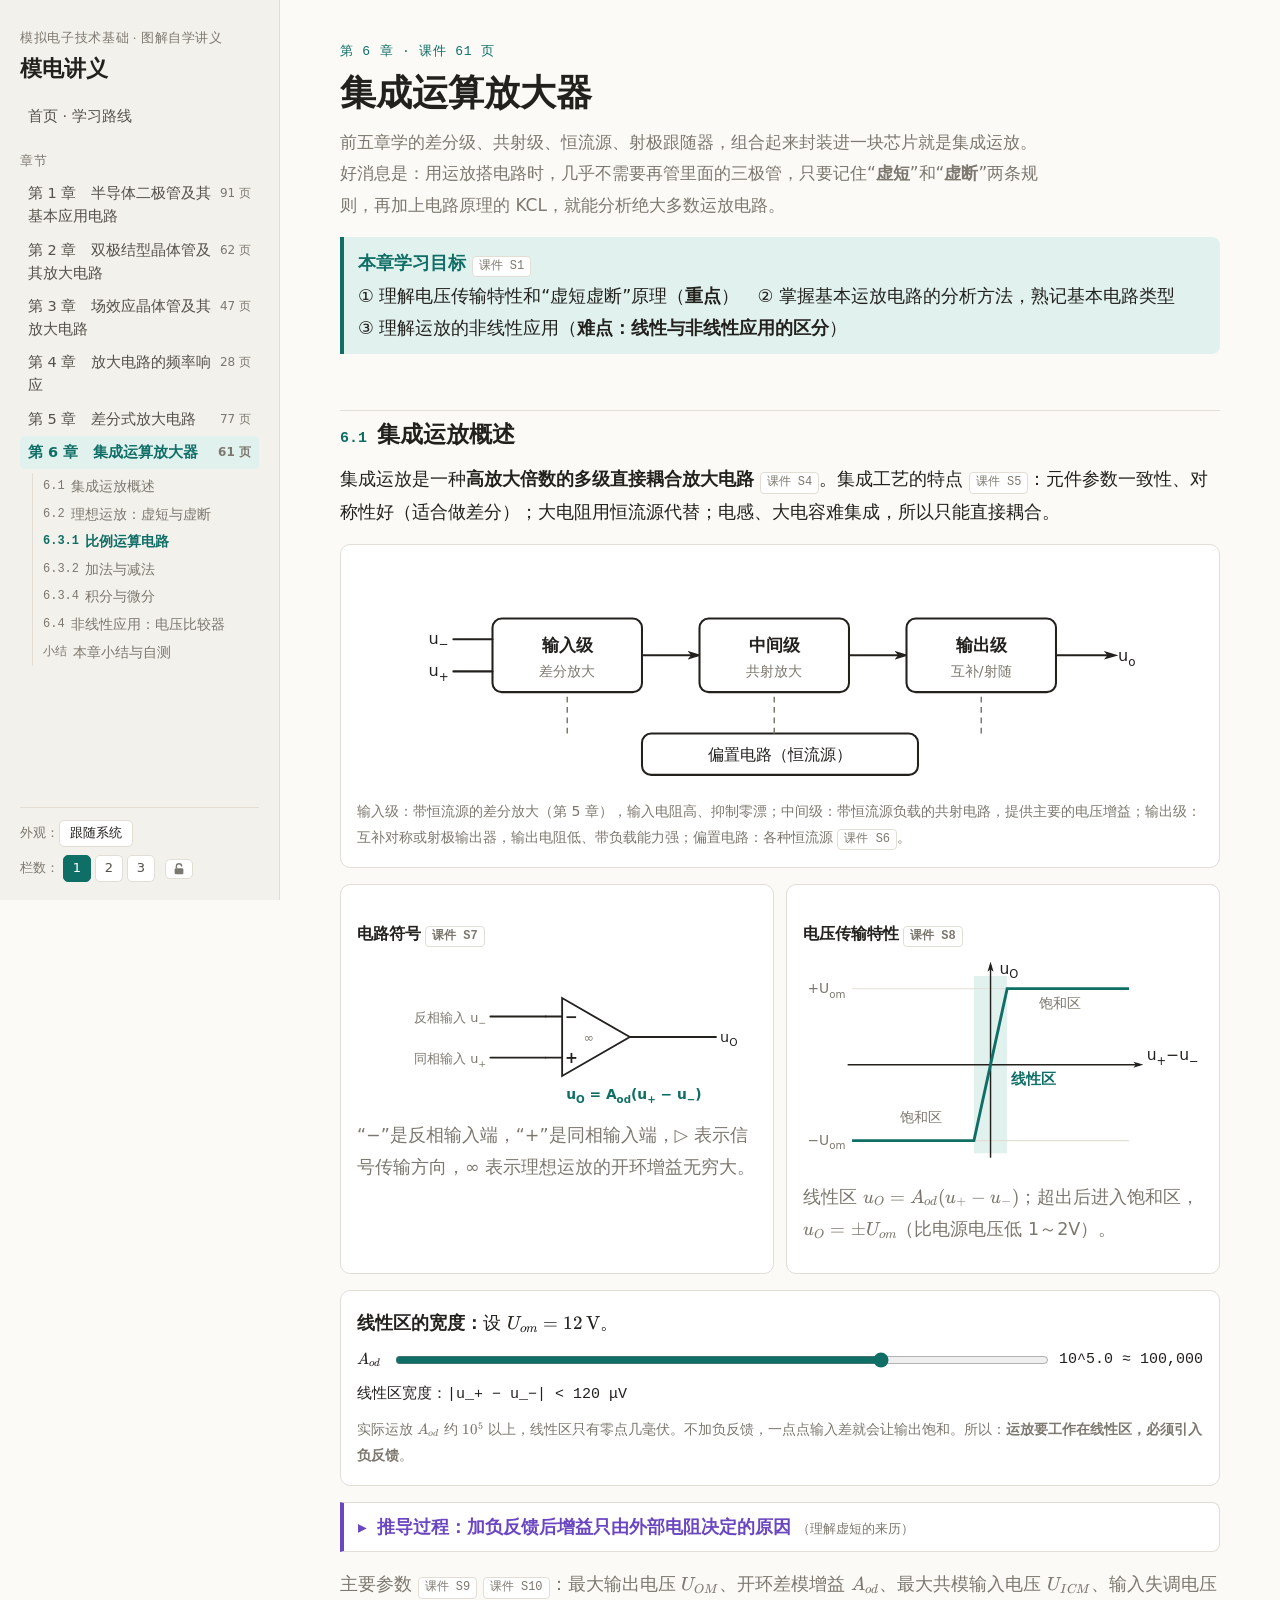
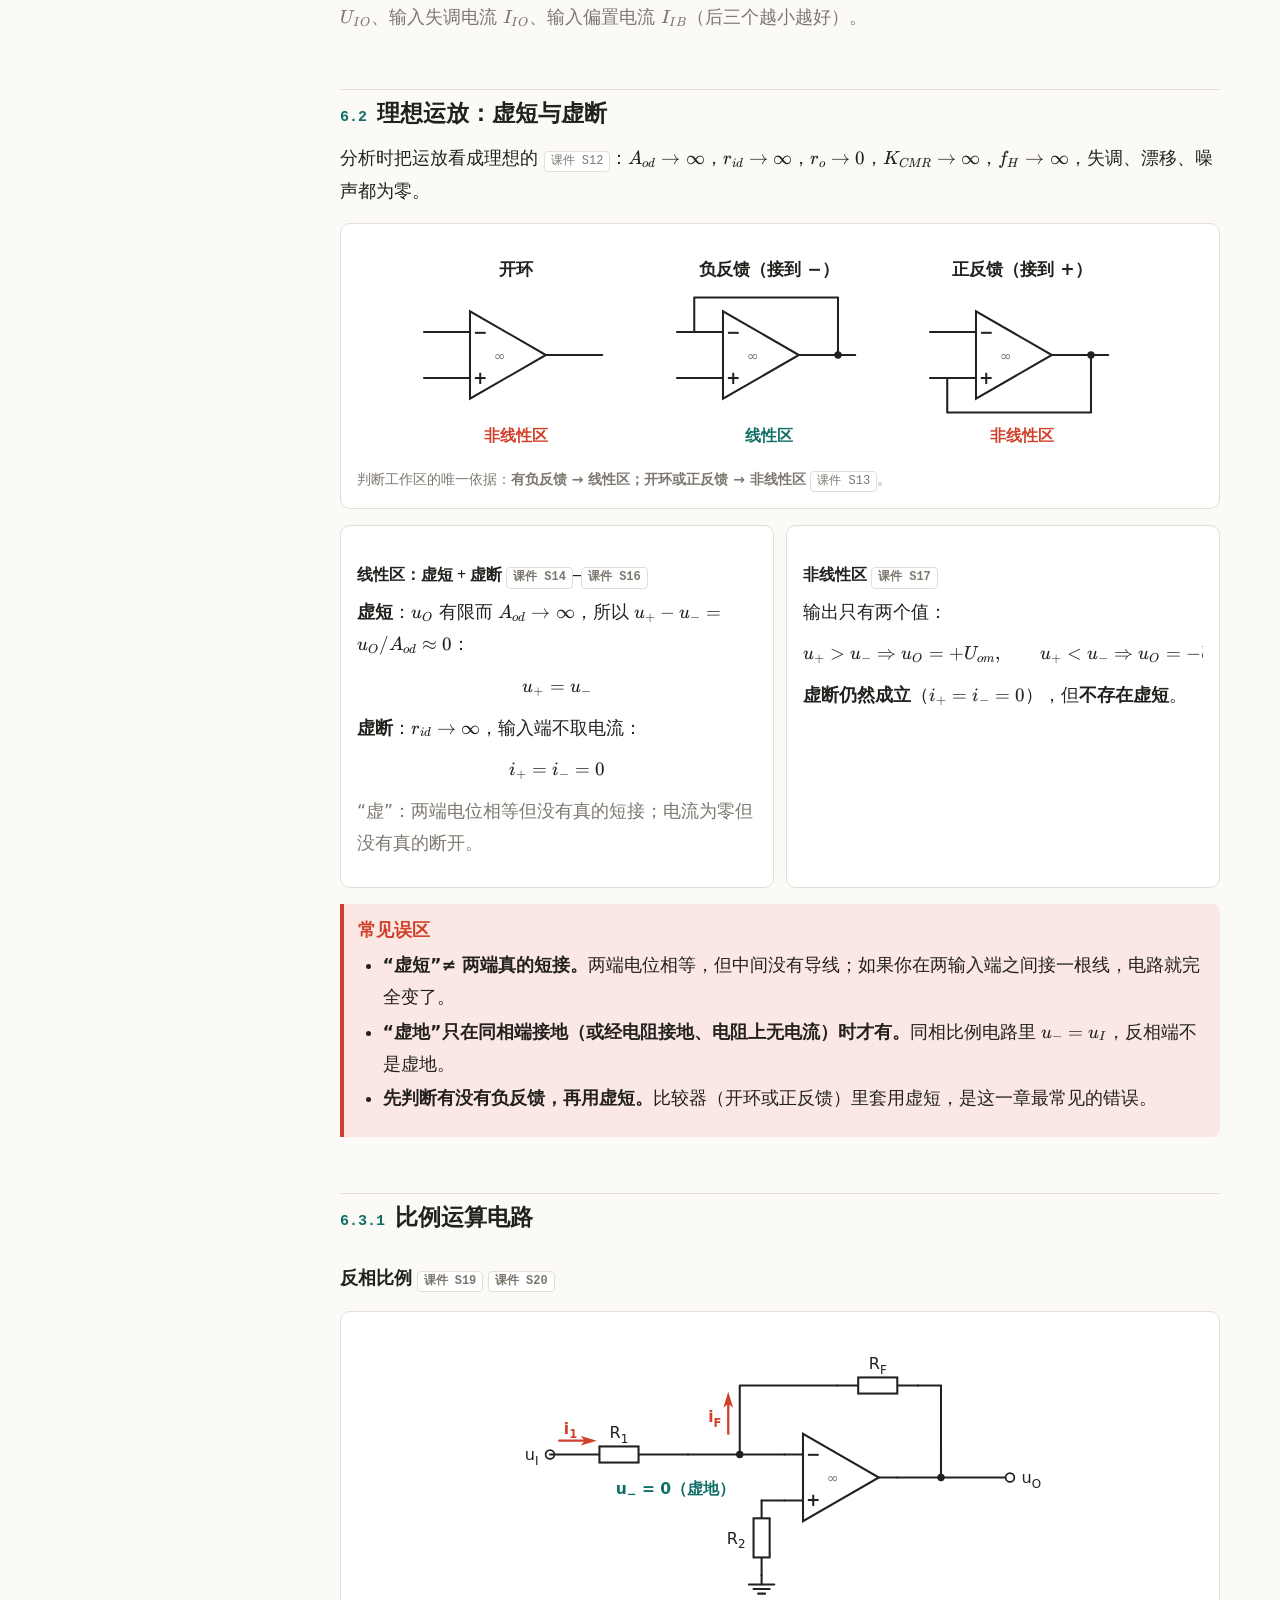
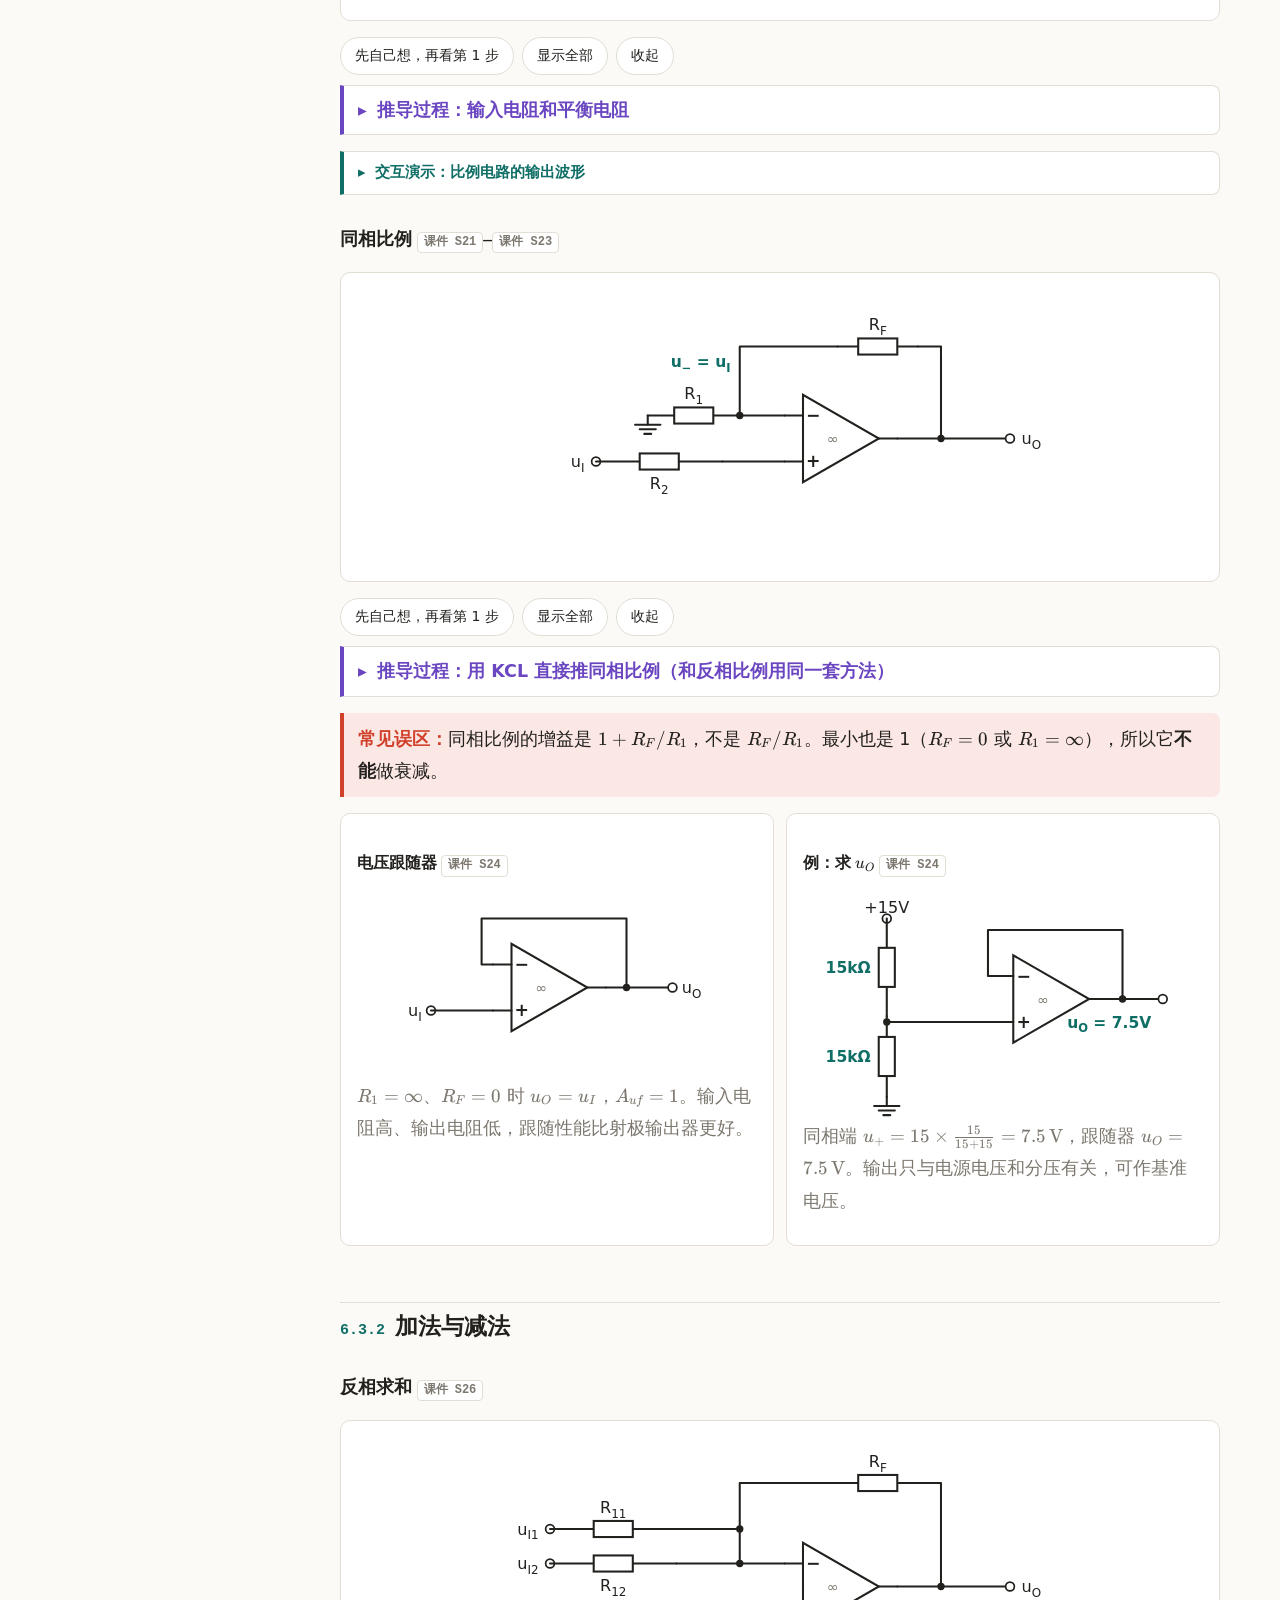
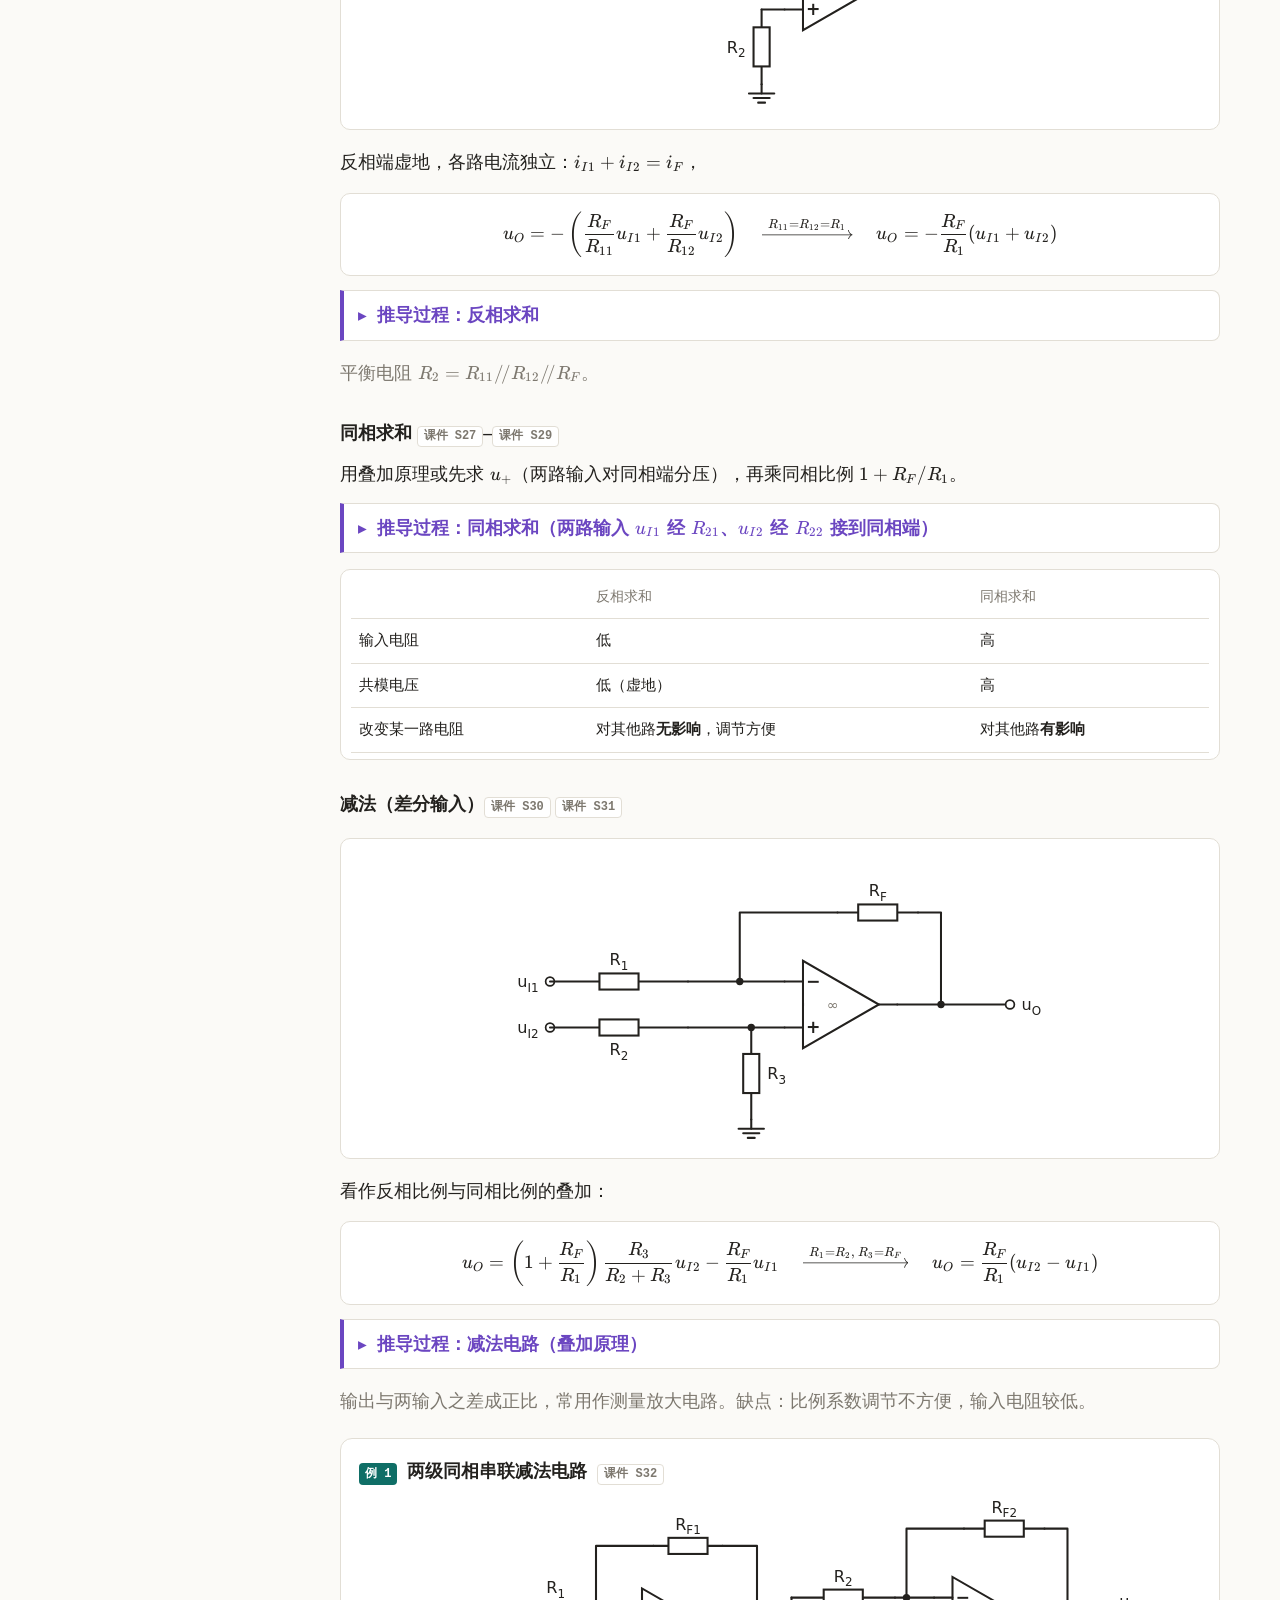
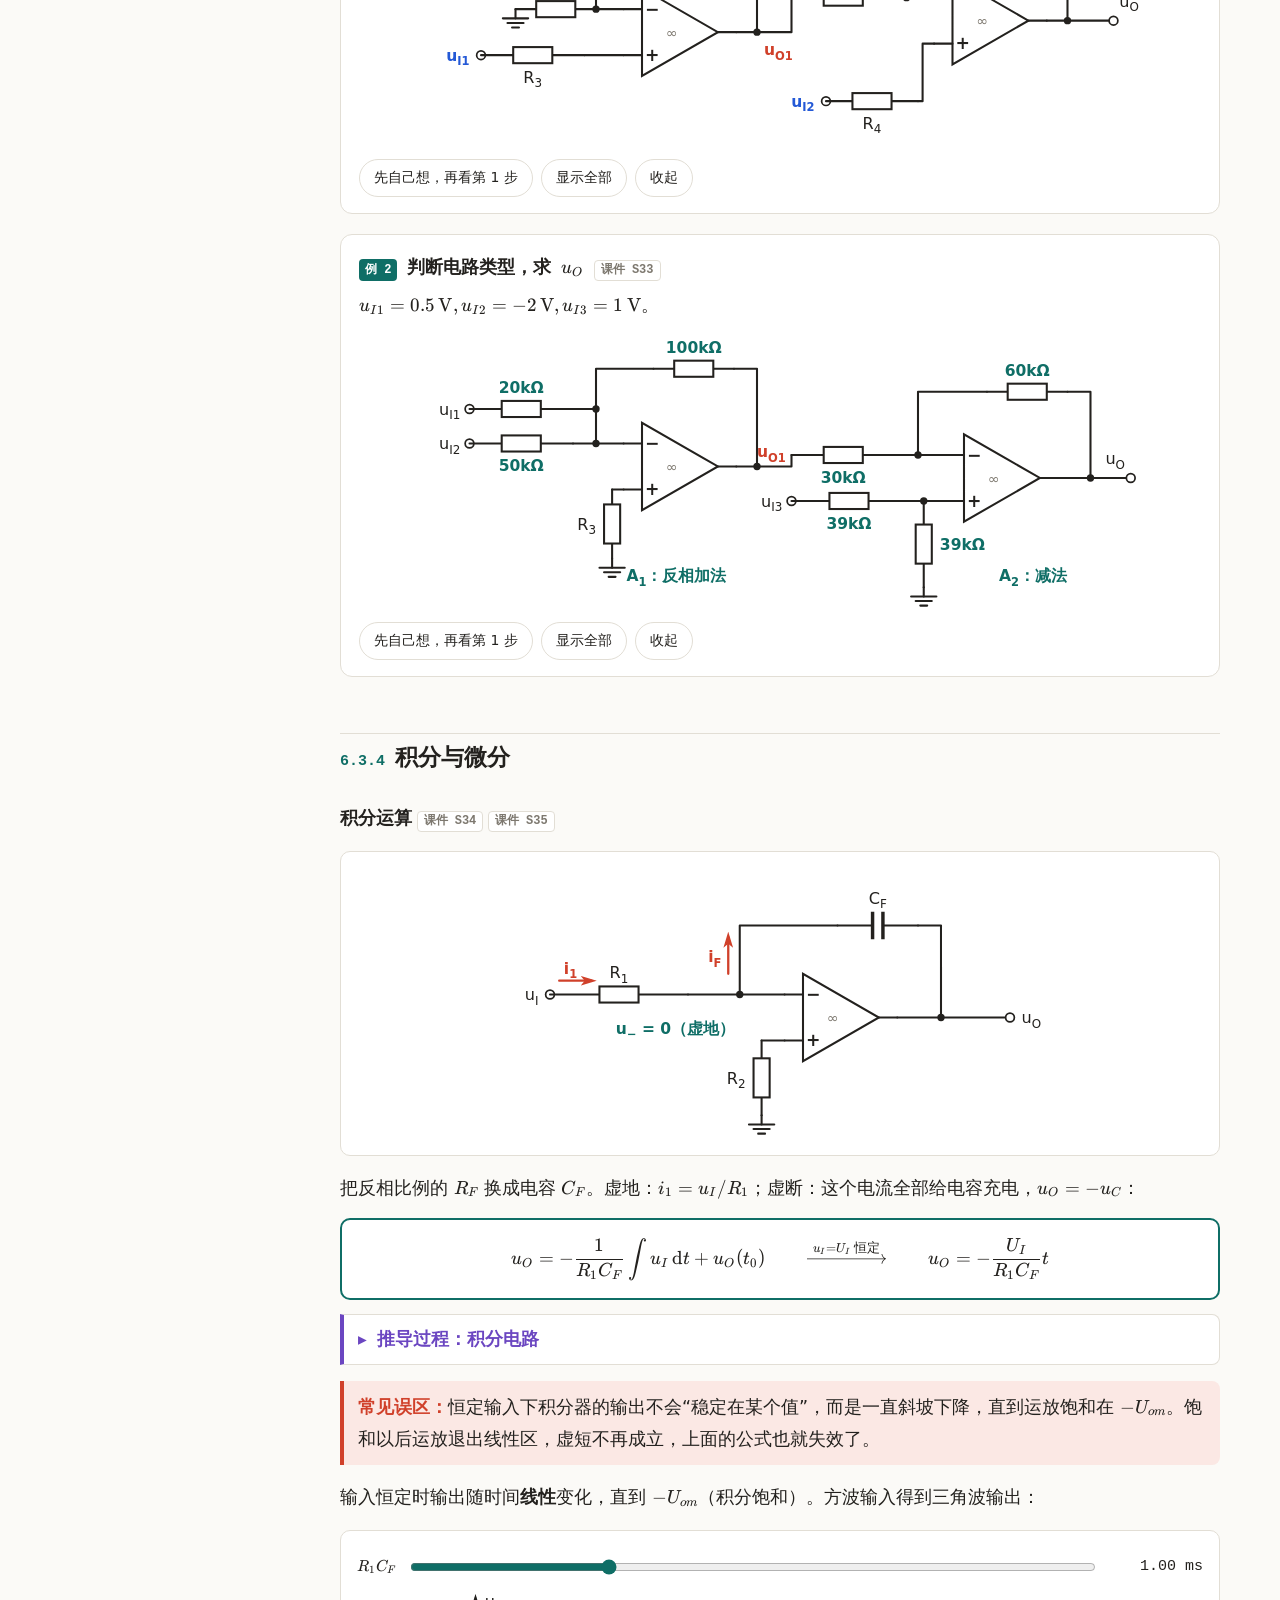
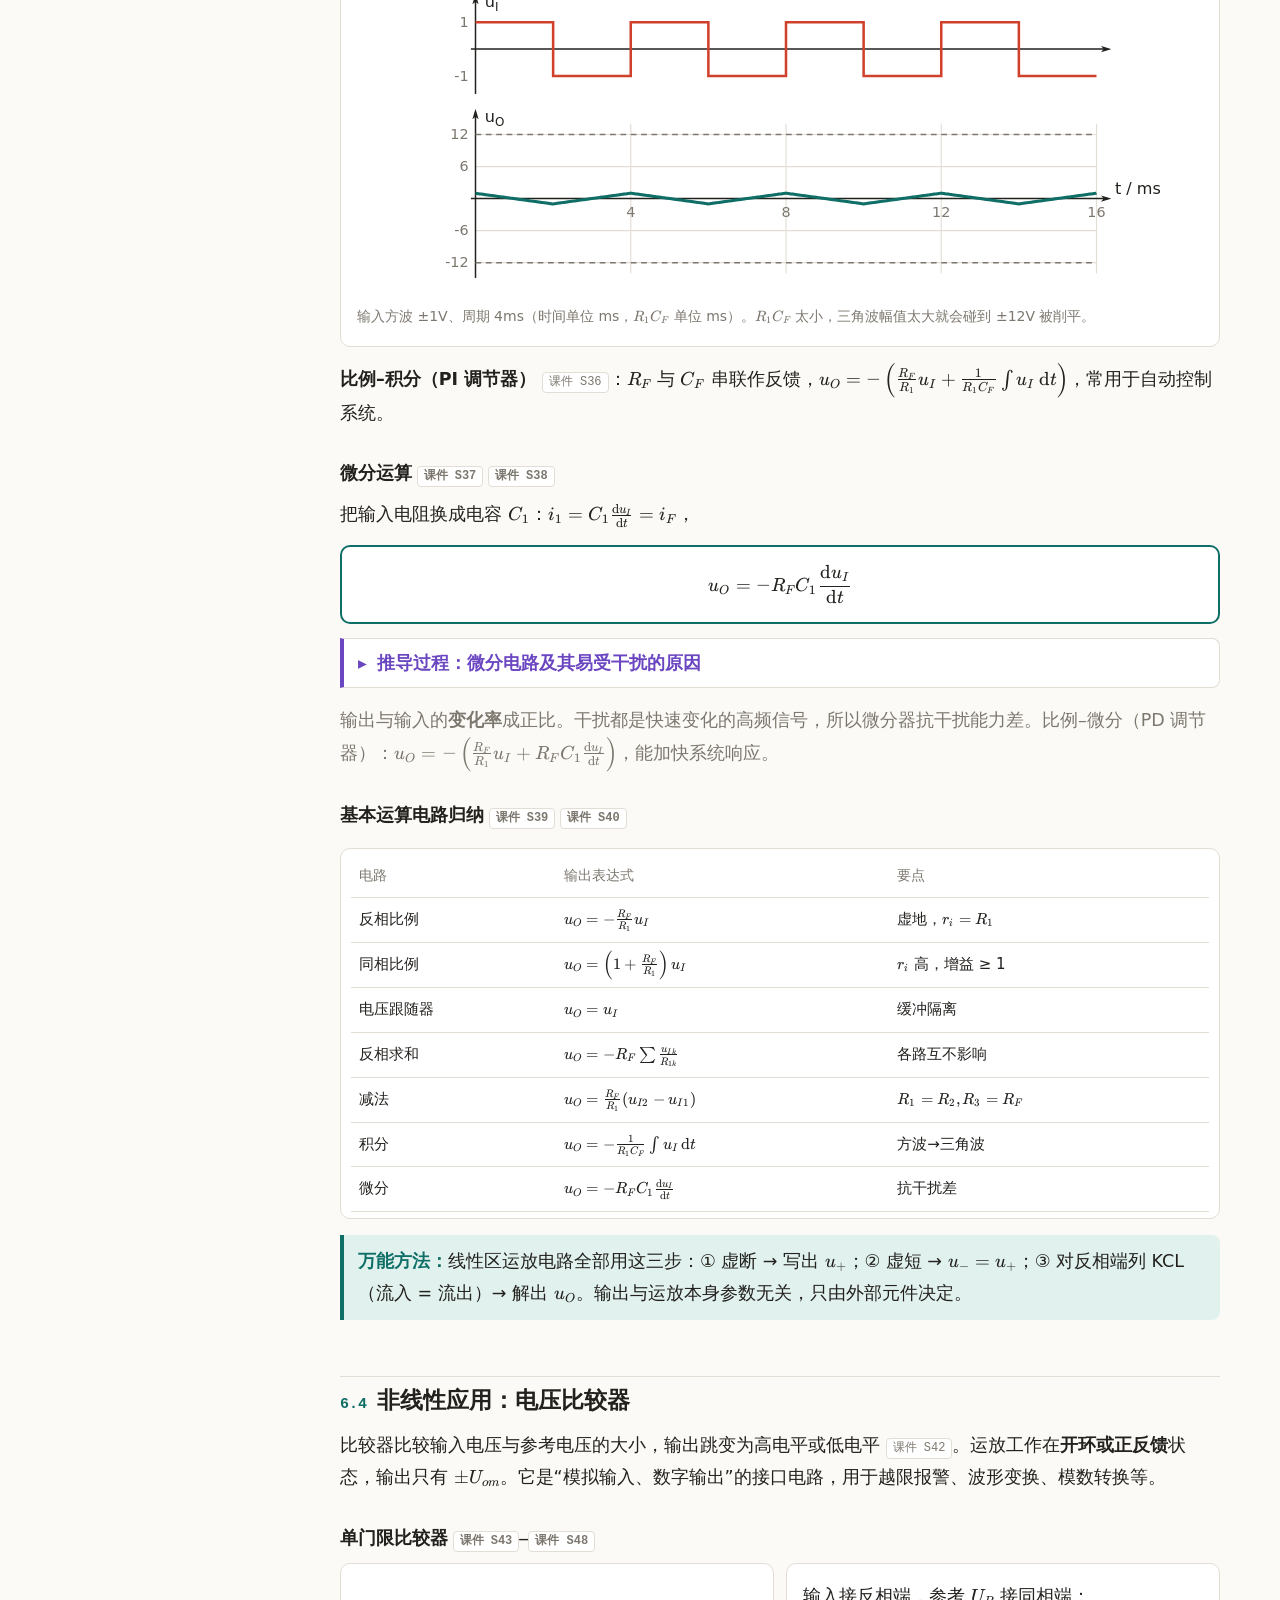
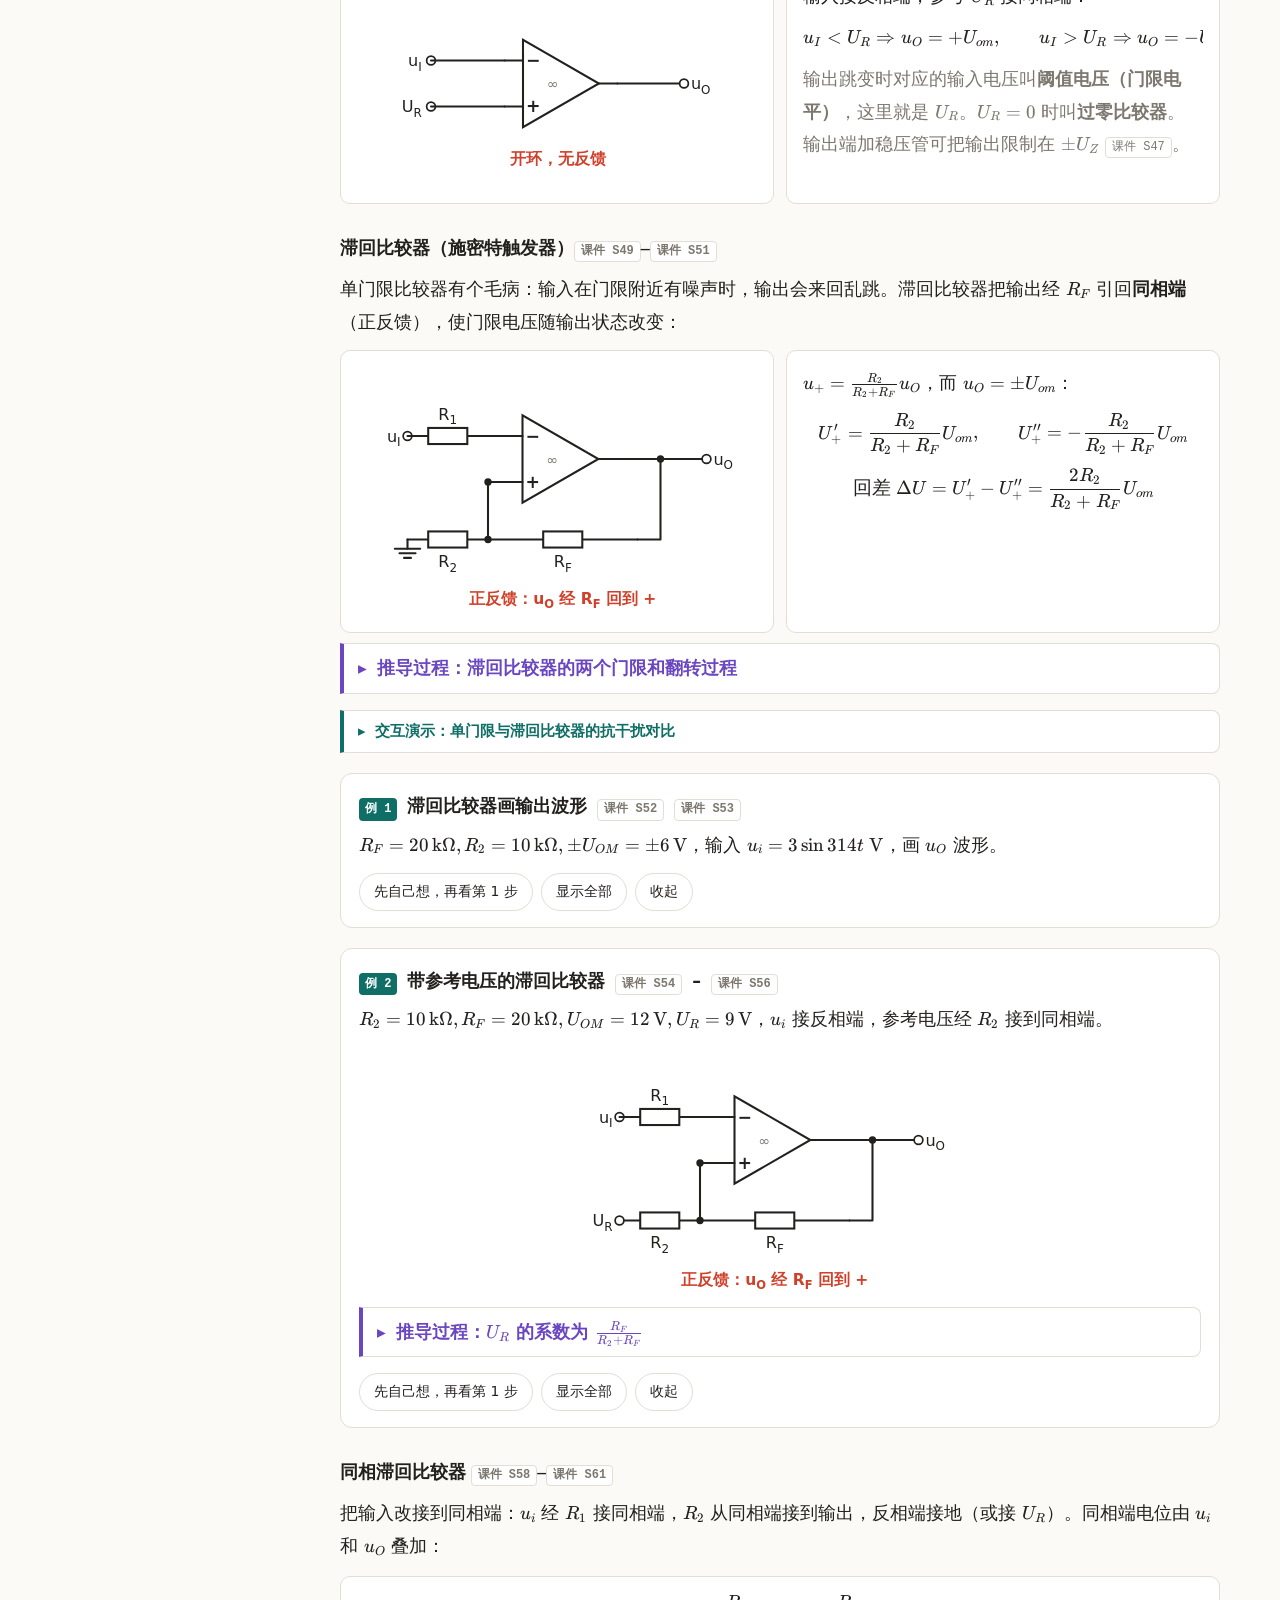
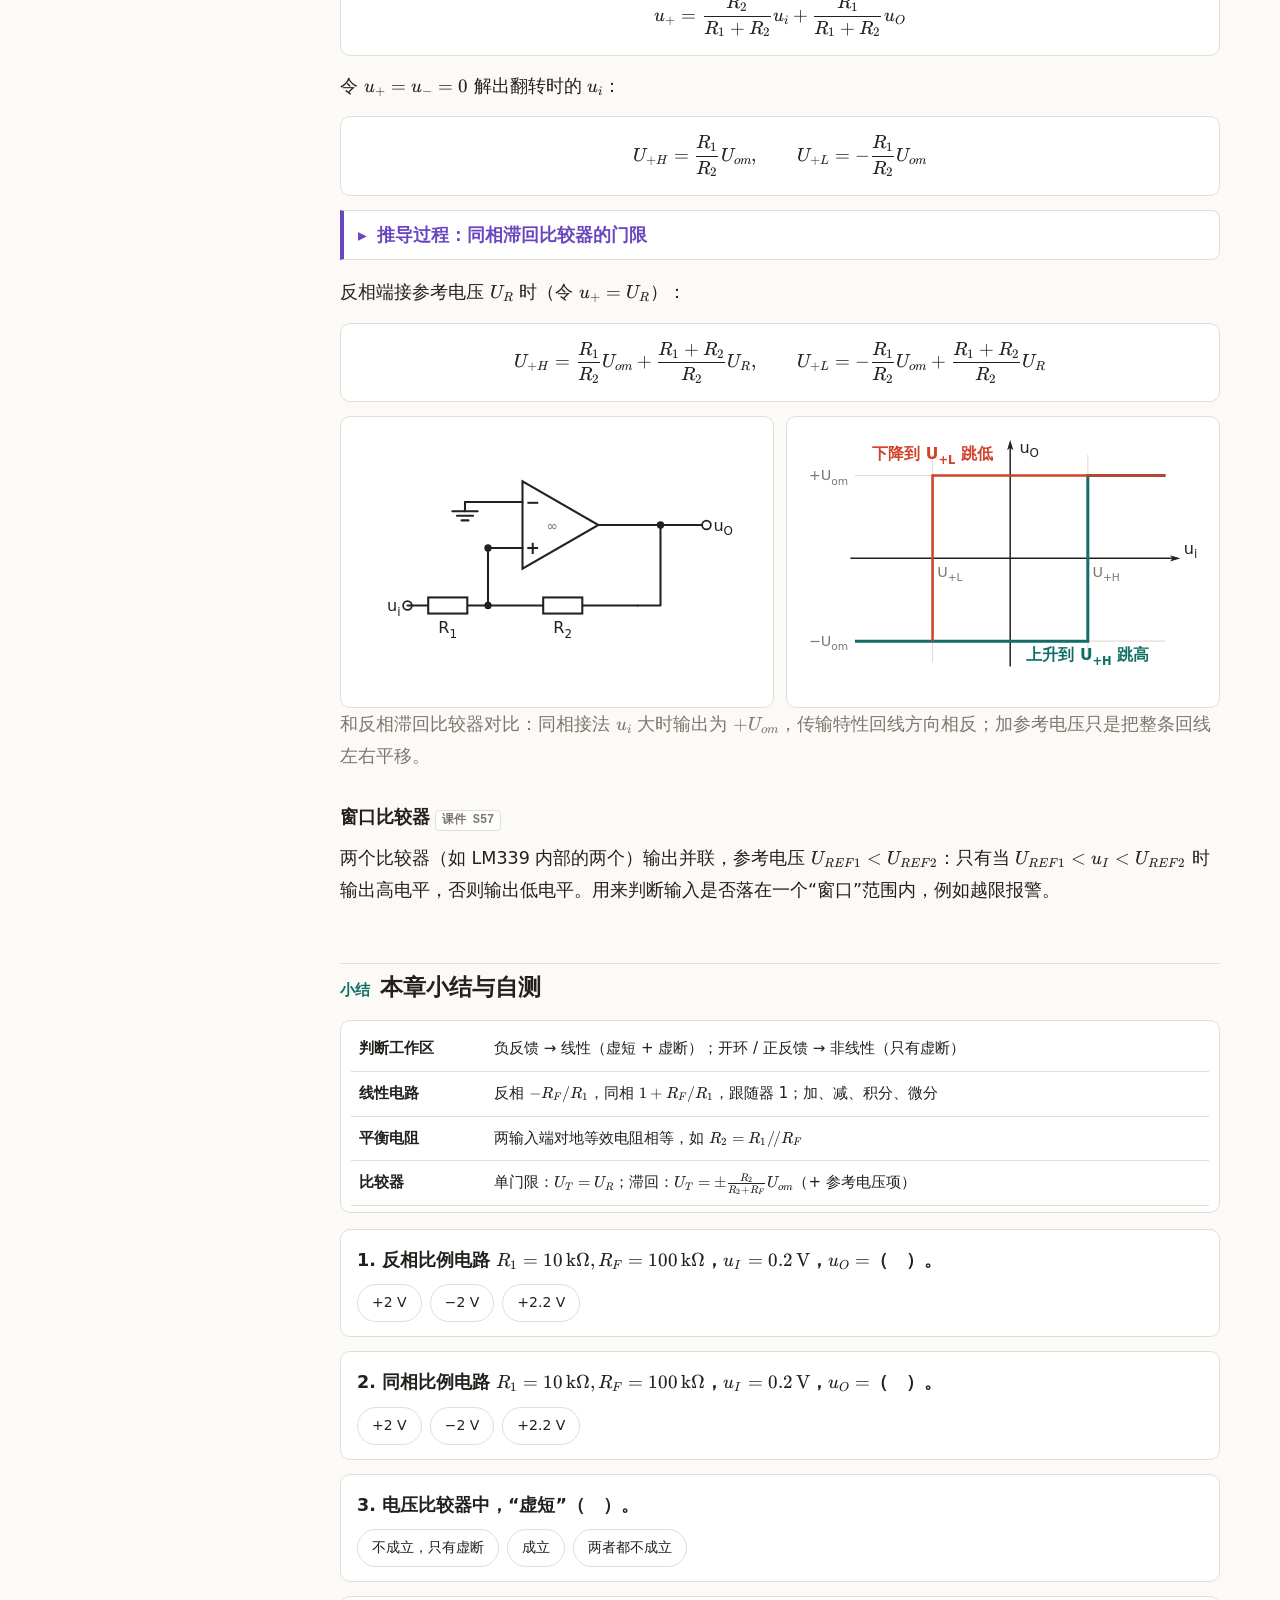
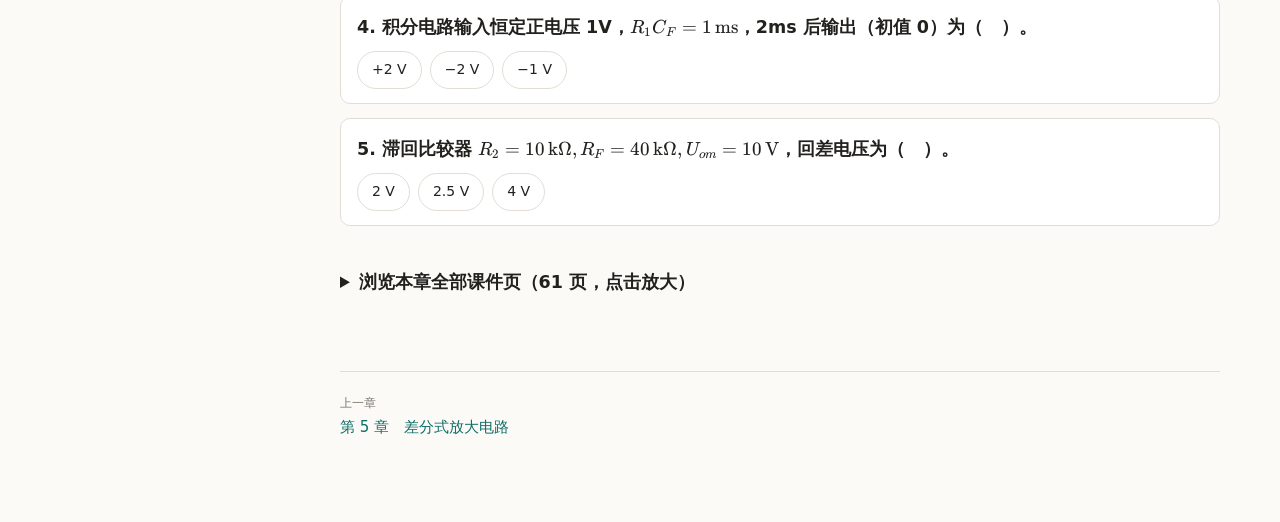
<file: ch6.html>
<!doctype html>
<html lang="zh-CN">
<head>
<meta charset="utf-8">
<meta name="viewport" content="width=device-width,initial-scale=1">
<title>第6章 集成运算放大器 · 模电讲义</title>
<link rel="stylesheet" href="assets/katex/katex.min.css">
<link rel="stylesheet" href="assets/style.css?v=20261129">
</head>
<body>
<div class="layout">
<nav class="toc" aria-label="本章目录"></nav>
<article>
<div class="eyebrow">第 6 章 · 课件 61 页</div>
<h1>集成运算放大器</h1>
<p class="lead">前五章学的差分级、共射级、恒流源、射极跟随器，组合起来封装进一块芯片就是集成运放。好消息是：用运放搭电路时，几乎不需要再管里面的三极管，只要记住“<b>虚短</b>”和“<b>虚断</b>”两条规则，再加上电路原理的 KCL，就能分析绝大多数运放电路。</p>
<div class="key"><b>本章学习目标</b> <a class="src" data-s="1"></a><br>① 理解电压传输特性和“虚短虚断”原理（<b>重点</b>）　② 掌握基本运放电路的分析方法，熟记基本电路类型　③ 理解运放的非线性应用（<b>难点：线性与非线性应用的区分</b>）</div>

<h2 id="intro"><span class="n">6.1</span>集成运放概述</h2>
<p>集成运放是一种<b>高放大倍数的多级直接耦合放大电路</b> <a class="src" data-s="4"></a>。集成工艺的特点 <a class="src" data-s="5"></a>：元件参数一致性、对称性好（适合做差分）；大电阻用恒流源代替；电感、大电容难集成，所以只能直接耦合。</p>
<div class="panel fig"><svg id="block" class="wide" viewBox="0 0 640 200" role="img" aria-label="运放方框图"></svg>
<div class="cap">输入级：带恒流源的差分放大（第 5 章），输入电阻高、抑制零漂；中间级：带恒流源负载的共射电路，提供主要的电压增益；输出级：互补对称或射极输出器，输出电阻低、带负载能力强；偏置电路：各种恒流源 <a class="src" data-s="6"></a>。</div></div>
<div class="grid2">
<div class="panel"><h4>电路符号 <a class="src" data-s="7"></a></h4><svg id="sym" viewBox="0 0 300 160" role="img" aria-label="运放符号"></svg>
<p class="muted">“−”是反相输入端，“+”是同相输入端，▷ 表示信号传输方向，∞ 表示理想运放的开环增益无穷大。</p></div>
<div class="panel"><h4>电压传输特性 <a class="src" data-s="8"></a></h4><svg id="vtc" viewBox="0 0 300 200" role="img" aria-label="电压传输特性"></svg>
<p class="muted">线性区 \(u_O=A_{od}(u_+-u_-)\)；超出后进入饱和区，\(u_O=\pm U_{om}\)（比电源电压低 1～2V）。</p></div>
</div>
<div class="panel">
<b>线性区的宽度：</b>设 \(U_{om}=12\,\mathrm V\)。
<div class="ctl"><label for="aod">\(A_{od}\)</label><input type="range" id="aod" min="2" max="6" step="0.1" value="5"><output for="aod"></output></div>
<div class="readout" id="aodOut"></div>
<div class="cap">实际运放 \(A_{od}\) 约 \(10^5\) 以上，线性区只有零点几毫伏。不加负反馈，一点点输入差就会让输出饱和。所以：<b>运放要工作在线性区，必须引入负反馈</b>。</div>
</div>
<details class="deriv"><summary>推导过程：加负反馈后增益只由外部电阻决定的原因<span class="hint">（理解虚短的来历）</span></summary>
<div class="fig"><svg id="dvFb" class="wide" viewBox="0 0 640 200" role="img" aria-label="数值示例"></svg><div class="cap">数值示例：\(A_{od}=10^5\)，\(F=0.1\)，\(u_I=1\,\mathrm V\)。闭环增益 \(\frac{10^5}{1+10^4}=9.999\)，几乎就是 \(1/F=10\)；两个输入端只差约 0.1 mV，这就是“虚短”。</div></div>
<p>把运放看成一个增益为 \(A_{od}\) 的放大器，输出的一部分 \(F\,u_O\) 送回反相端（\(F\) 叫反馈系数，由电阻分压决定，\(0\lt F\le1\)）。输入 \(u_I\) 接同相端：</p>
<div class="step"><b>①</b><div>运放本身：\(u_O=A_{od}(u_+-u_-)=A_{od}(u_I-F\,u_O)\)</div></div>
<div class="step"><b>②</b><div>移项：\(u_O(1+A_{od}F)=A_{od}u_I\)，所以 \[A_{uf}=\frac{u_O}{u_I}=\frac{A_{od}}{1+A_{od}F}\]</div></div>
<div class="step"><b>③</b><div>\(A_{od}\to\infty\) 时 \(A_{od}F\gg1\)：\[A_{uf}\approx\frac1F\]和 \(A_{od}\) 无关。\(A_{od}\) 从 \(10^5\) 变到 \(2\times10^5\)，闭环增益几乎不变——这就是用负反馈换来的稳定。</div></div>
<div class="step"><b>④</b><div>再看两输入端的差：\(u_+-u_-=u_O/A_{od}\)。以 \(u_O=5\,\mathrm V\)、\(A_{od}=10^5\) 为例，差值只有 \(50\,\mu\mathrm V\)，和毫伏、伏级的信号比可以当作 0。这就是“虚短”：它是负反馈 + 高增益共同造成的结果，不是运放自带的性质。</div></div>
</details>
<p class="muted">主要参数 <a class="src" data-s="9"></a> <a class="src" data-s="10"></a>：最大输出电压 \(U_{OM}\)、开环差模增益 \(A_{od}\)、最大共模输入电压 \(U_{ICM}\)、输入失调电压 \(U_{IO}\)、输入失调电流 \(I_{IO}\)、输入偏置电流 \(I_{IB}\)（后三个越小越好）。</p>

<h2 id="ideal"><span class="n">6.2</span>理想运放：虚短与虚断</h2>
<p>分析时把运放看成理想的 <a class="src" data-s="12"></a>：\(A_{od}\to\infty\)，\(r_{id}\to\infty\)，\(r_o\to0\)，\(K_{CMR}\to\infty\)，\(f_H\to\infty\)，失调、漂移、噪声都为零。</p>
<div class="panel fig"><svg id="states" class="wide" viewBox="0 0 660 190" role="img" aria-label="三种工作状态"></svg>
<div class="cap">判断工作区的唯一依据：<b>有负反馈 → 线性区；开环或正反馈 → 非线性区</b> <a class="src" data-s="13"></a>。</div></div>
<div class="grid2">
<div class="panel"><h4>线性区：虚短 + 虚断 <a class="src" data-s="14"></a>–<a class="src" data-s="16"></a></h4>
<p><b>虚短</b>：\(u_O\) 有限而 \(A_{od}\to\infty\)，所以 \(u_+-u_-=u_O/A_{od}\approx0\)：</p>\[u_+=u_-\]
<p><b>虚断</b>：\(r_{id}\to\infty\)，输入端不取电流：</p>\[i_+=i_-=0\]
<p class="muted">“虚”：两端电位相等但没有真的短接；电流为零但没有真的断开。</p></div>
<div class="panel"><h4>非线性区 <a class="src" data-s="17"></a></h4>
<p>输出只有两个值：</p>\[u_+>u_-\Rightarrow u_O=+U_{om},\qquad u_+\lt u_-\Rightarrow u_O=-U_{om}\]
<p><b>虚断仍然成立</b>（\(i_+=i_-=0\)），但<b>不存在虚短</b>。</p></div>
</div>
<div class="myth"><b>常见误区</b>
<ul>
<li><b>“虚短”≠ 两端真的短接。</b>两端电位相等，但中间没有导线；如果你在两输入端之间接一根线，电路就完全变了。</li>
<li><b>“虚地”只在同相端接地（或经电阻接地、电阻上无电流）时才有。</b>同相比例电路里 \(u_-=u_I\)，反相端不是虚地。</li>
<li><b>先判断有没有负反馈，再用虚短。</b>比较器（开环或正反馈）里套用虚短，是这一章最常见的错误。</li>
</ul></div>

<h2 id="prop"><span class="n">6.3.1</span>比例运算电路</h2>
<h3>反相比例 <a class="src" data-s="19"></a> <a class="src" data-s="20"></a></h3>
<div class="panel fig"><svg id="inv" class="wide" viewBox="0 0 560 240" role="img" aria-label="反相比例"></svg></div>
<div class="reveal">
<div class="rs"><b>虚断：</b>\(i_-=0\)，所以 \(i_1=i_F\)。<b>虚短：</b>同相端经 \(R_2\) 接地且无电流，\(u_+=0\)，所以 \(u_-=u_+=0\)，反相端是“<b>虚地</b>”。</div>
<div class="rs">\[i_1=\frac{u_I-u_-}{R_1}=\frac{u_I}{R_1},\qquad i_F=\frac{u_--u_O}{R_F}=-\frac{u_O}{R_F}\]</div>
<div class="rs">令 \(i_1=i_F\)：\[A_{uf}=\frac{u_O}{u_I}=-\frac{R_F}{R_1}\]</div>
<div class="rs"><b>平衡电阻</b> \(R_2=R_1/\!/R_F\)，让静态时两个输入端对地电阻相同，减小偏置电流带来的误差。<b>输入电阻</b> \(r_i=R_1\)（较低）；反相端虚地，共模输入电压低。</div>
</div>
<details class="deriv" data-fig="inv" data-draw="dvInv" data-vb="0 0 560 250"><summary>推导过程：输入电阻和平衡电阻</summary>
<div class="fig nofig"><div class="cap">数值示例：\(R_1=10\,\mathrm{k\Omega}\)，\(R_F=100\,\mathrm{k\Omega}\)，\(u_I=0.5\,\mathrm V\)。反相端是 0 V，\(i_1=0.5/10\mathrm k=50\,\mu\mathrm A\) 全部流过 \(R_F\)，\(u_O=0-50\,\mu\mathrm A\times100\,\mathrm k=-5\,\mathrm V\)。平衡电阻 \(R_2=10/\!/100\approx9.1\,\mathrm{k\Omega}\)。上方电路图已同步标出这些数值。</div></div>
<div class="step"><b>输入电阻</b><div>从 \(u_I\) 看进去：\(r_i=\dfrac{u_I}{i_1}=\dfrac{u_I}{u_I/R_1}=R_1\)。因为反相端虚地，\(R_1\) 右端相当于接地，所以输入电阻就是 \(R_1\)。想要高输入电阻就得把 \(R_1\) 做大，但 \(R_F\) 也得跟着变大，大电阻噪声大、精度差——这是反相比例的天然缺点。</div></div>
<div class="step"><b>平衡电阻</b><div>实际运放两个输入端都有很小的偏置电流 \(I_{IB}\)。令 \(u_I=0\)、\(u_O=0\)，从反相端看出去的对地电阻是 \(R_1/\!/R_F\)，偏置电流在它上面产生压降 \(I_{IB}(R_1/\!/R_F)\)；同相端偏置电流在 \(R_2\) 上产生 \(I_{IB}R_2\)。两者相等时互相抵消，不会被放大到输出端，所以取 \(R_2=R_1/\!/R_F\)。理想运放分析里 \(R_2\) 不影响增益。</div></div>
</details>
<details class="figfold demo"><summary>交互演示：比例电路的输出波形</summary>
<div class="panel">
<b>动手：</b>改变电阻和输入幅值，注意输出不能超过 \(\pm U_{om}=\pm12\,\mathrm V\)。
<div class="ctl"><label for="r1">\(R_1\)</label><input type="range" id="r1" min="1" max="50" step="1" value="10"><output for="r1"></output></div>
<div class="ctl"><label for="rf">\(R_F\)</label><input type="range" id="rf" min="1" max="200" step="1" value="50"><output for="rf"></output></div>
<div class="ctl"><label for="ua">\(u_I\) 幅值</label><input type="range" id="ua" min="0.1" max="5" step="0.1" value="1"><output for="ua"></output></div>
<div class="btns"><button type="button" id="mInv" class="on">反相比例</button><button type="button" id="mNon">同相比例</button></div>
<div class="readout" id="propOut"></div>
<div class="fig"><svg id="propW" class="wide" viewBox="0 0 640 230" role="img" aria-label="比例电路波形"></svg></div>
</div>
</details>
<h3>同相比例 <a class="src" data-s="21"></a>–<a class="src" data-s="23"></a></h3>
<div class="panel fig"><svg id="non" class="wide" viewBox="0 0 560 240" role="img" aria-label="同相比例"></svg></div>
<div class="reveal">
<div class="rs"><b>虚断：</b>\(u_+=u_I\)；<b>虚短：</b>\(u_-=u_I\)（反相端<b>不是</b>虚地）。</div>
<div class="rs">\(u_-\) 由 \(u_O\) 经 \(R_F, R_1\) 分压得到：\(u_-=\frac{R_1}{R_1+R_F}u_O=u_I\)</div>
<div class="rs">\[A_{uf}=\frac{u_O}{u_I}=1+\frac{R_F}{R_1}\ \ (\ge1,\ \text{同相})\]输入电阻很高；但两输入端都有 \(u_I\)，共模输入电压较高。</div>
</div>
<details class="deriv" data-fig="non" data-draw="dvNon" data-vb="0 0 560 240"><summary>推导过程：用 KCL 直接推同相比例（和反相比例用同一套方法）</summary>
<div class="fig nofig"><div class="cap">数值示例：\(R_1=10\,\mathrm{k\Omega}\)，\(R_F=40\,\mathrm{k\Omega}\)，\(u_I=0.5\,\mathrm V\)。\(u_-=0.5\,\mathrm V\)，\(R_1\) 上的电流 \(0.5/10\mathrm k=50\,\mu\mathrm A\) 由 \(R_F\) 供给，\(u_O=0.5+50\,\mu\mathrm A\times40\,\mathrm k=2.5\,\mathrm V=5u_I\)。上方电路图已同步标出这些数值。</div></div>
<div class="step"><b>①</b><div>虚断：\(R_2\) 上没有电流，\(u_+=u_I\)；虚短：\(u_-=u_+=u_I\)。</div></div>
<div class="step"><b>②</b><div>对反相端列 KCL（虚断，流入运放的电流为 0）：流过 \(R_F\) 的电流全部流过 \(R_1\)：\[\frac{u_O-u_-}{R_F}=\frac{u_--0}{R_1}\]</div></div>
<div class="step"><b>③</b><div>代入 \(u_-=u_I\)：\(\dfrac{u_O-u_I}{R_F}=\dfrac{u_I}{R_1}\Rightarrow u_O=u_I+\dfrac{R_F}{R_1}u_I=\left(1+\dfrac{R_F}{R_1}\right)u_I\)。</div></div>
<div class="step"><b>④</b><div>输入电阻：\(u_I\) 只接到同相端，虚断使 \(i_+=0\)，所以 \(r_i\to\infty\)。</div></div>
</details>
<div class="myth"><b>常见误区：</b>同相比例的增益是 \(1+R_F/R_1\)，不是 \(R_F/R_1\)。最小也是 1（\(R_F=0\) 或 \(R_1=\infty\)），所以它<b>不能</b>做衰减。</div>
<div class="grid2">
<div class="panel"><h4>电压跟随器 <a class="src" data-s="24"></a></h4><svg id="fol" viewBox="0 0 300 170" role="img" aria-label="电压跟随器"></svg>
<p class="muted">\(R_1=\infty\)、\(R_F=0\) 时 \(u_O=u_I\)，\(A_{uf}=1\)。输入电阻高、输出电阻低，跟随性能比射极输出器更好。</p></div>
<div class="panel"><h4>例：求 \(u_O\) <a class="src" data-s="24"></a></h4><svg id="ref" viewBox="0 0 300 200" role="img" aria-label="基准电压"></svg>
<p class="muted">同相端 \(u_+=15\times\frac{15}{15+15}=7.5\,\mathrm V\)，跟随器 \(u_O=7.5\,\mathrm V\)。输出只与电源电压和分压有关，可作基准电压。</p></div>
</div>

<h2 id="sumsub"><span class="n">6.3.2</span>加法与减法</h2>
<h3>反相求和 <a class="src" data-s="26"></a></h3>
<div class="panel fig"><svg id="sumInv" class="wide" viewBox="0 0 560 240" role="img" aria-label="反相求和"></svg></div>
<p>反相端虚地，各路电流独立：\(i_{I1}+i_{I2}=i_F\)，</p>
<div class="formula">\[ u_O=-\left(\frac{R_F}{R_{11}}u_{I1}+\frac{R_F}{R_{12}}u_{I2}\right)\quad\xrightarrow{R_{11}=R_{12}=R_1}\quad u_O=-\frac{R_F}{R_1}(u_{I1}+u_{I2}) \]</div>
<details class="deriv" data-fig="sumInv" data-draw="dvSumInv" data-vb="0 0 560 250"><summary>推导过程：反相求和</summary>
<div class="fig nofig"><div class="cap">数值示例：两路电流 20 μA 和 10 μA 各自由本路电压和电阻决定，在虚地节点汇合成 30 μA 流过 \(R_F\)，\(u_O=-30\,\mu\mathrm A\times100\,\mathrm k=-3\,\mathrm V\)。上方电路图已同步标出这些数值。</div></div>
<div class="step"><b>①</b><div>同相端经电阻接地、无电流：\(u_+=0\)；虚短：\(u_-=0\)（虚地）。</div></div>
<div class="step"><b>②</b><div>每一路输入电流只由自己决定：\(i_{I1}=\dfrac{u_{I1}-0}{R_{11}}\)，\(i_{I2}=\dfrac{u_{I2}-0}{R_{12}}\)。这正是“各路互不影响”的原因——它们的右端都钉在 0 V 上。</div></div>
<div class="step"><b>③</b><div>反相端 KCL（虚断）：\(i_{I1}+i_{I2}=i_F=\dfrac{0-u_O}{R_F}\)。</div></div>
<div class="step"><b>④</b><div>\(u_O=-R_F\left(\dfrac{u_{I1}}{R_{11}}+\dfrac{u_{I2}}{R_{12}}\right)\)。</div></div>
</details>
<p class="muted">平衡电阻 \(R_2=R_{11}/\!/R_{12}/\!/R_F\)。</p>
<h3>同相求和 <a class="src" data-s="27"></a>–<a class="src" data-s="29"></a></h3>
<p>用叠加原理或先求 \(u_+\)（两路输入对同相端分压），再乘同相比例 \(1+R_F/R_1\)。</p>
<details class="deriv"><summary>推导过程：同相求和（两路输入 \(u_{I1}\) 经 \(R_{21}\)、\(u_{I2}\) 经 \(R_{22}\) 接到同相端）</summary>
<div class="fig"><svg id="dvSumNon" class="wide" viewBox="0 0 560 250" role="img" aria-label="数值示例"></svg><div class="cap">数值示例：\(R_{21}=R_{22}=20\,\mathrm{k\Omega}\)，\(u_{I1}=1\,\mathrm V\)，\(u_{I2}=0.4\,\mathrm V\)，\(R_1=10\,\mathrm{k\Omega}\)，\(R_F=20\,\mathrm{k\Omega}\)。同相端不取电流，15 μA 从 \(u_{I1}\) 流向 \(u_{I2}\)，\(u_+=1-15\,\mu\mathrm A\times20\,\mathrm k=0.7\,\mathrm V\)；再乘 \(1+R_F/R_1=3\)，\(u_O=2.1\,\mathrm V\)。两路之间有电流互相流动，所以改一个电阻两路系数都变。</div></div>
<div class="step"><b>①</b><div>虚断：同相端没有电流流入运放，对同相端列 KCL：\[\frac{u_{I1}-u_+}{R_{21}}+\frac{u_{I2}-u_+}{R_{22}}=0\ \Rightarrow\ u_+=\frac{R_{22}}{R_{21}+R_{22}}u_{I1}+\frac{R_{21}}{R_{21}+R_{22}}u_{I2}\]</div></div>
<div class="step"><b>②</b><div>从 \(u_+\) 到 \(u_O\) 就是同相比例：\(u_O=\left(1+\dfrac{R_F}{R_1}\right)u_+\)。</div></div>
<div class="step"><b>③</b><div>注意 ① 里每一路的系数分母都含 \(R_{21}+R_{22}\)：改动任何一个电阻，两路的系数都会变。这就是表里“对其他路有影响”的来源。</div></div>
</details>
<div class="tbl"><table>
<thead><tr><th></th><th>反相求和</th><th>同相求和</th></tr></thead>
<tbody>
<tr><td>输入电阻</td><td>低</td><td>高</td></tr>
<tr><td>共模电压</td><td>低（虚地）</td><td>高</td></tr>
<tr><td>改变某一路电阻</td><td>对其他路<b>无影响</b>，调节方便</td><td>对其他路<b>有影响</b></td></tr>
</tbody></table></div>
<h3>减法（差分输入）<a class="src" data-s="30"></a> <a class="src" data-s="31"></a></h3>
<div class="panel fig"><svg id="sub" class="wide" viewBox="0 0 560 250" role="img" aria-label="减法电路"></svg></div>
<p>看作反相比例与同相比例的叠加：</p>
<div class="formula">\[ u_O=\left(1+\frac{R_F}{R_1}\right)\frac{R_3}{R_2+R_3}u_{I2}-\frac{R_F}{R_1}u_{I1}\quad\xrightarrow{R_1=R_2,\ R_3=R_F}\quad u_O=\frac{R_F}{R_1}(u_{I2}-u_{I1}) \]</div>
<details class="deriv" data-fig="sub" data-draw="dvSub" data-vb="0 0 560 260"><summary>推导过程：减法电路（叠加原理）</summary>
<div class="fig nofig"><div class="cap">数值示例：\(R_1=R_2=10\,\mathrm{k\Omega}\)，\(R_3=R_F=50\,\mathrm{k\Omega}\)，\(u_{I1}=0.3\,\mathrm V\)，\(u_{I2}=0.5\,\mathrm V\)。只留 \(u_{I1}\)：\(u_O'=-5\times0.3=-1.5\,\mathrm V\)；只留 \(u_{I2}\)：\(u_+=0.5\times\frac{50}{60}=0.417\,\mathrm V\)，\(u_O''=6\times0.417=2.5\,\mathrm V\)；合计 \(u_O=1\,\mathrm V=5\times(0.5-0.3)\)。上方电路图已同步标出这些数值。</div></div>
<div class="step"><b>①</b><div><b>只留 \(u_{I1}\)</b>（\(u_{I2}\) 接地）：同相端经 \(R_2/\!/R_3\) 接地且无电流，\(u_+=0\)，电路就是反相比例：\(u_O'=-\dfrac{R_F}{R_1}u_{I1}\)。</div></div>
<div class="step"><b>②</b><div><b>只留 \(u_{I2}\)</b>（\(u_{I1}\) 接地）：同相端电压由 \(R_2\)、\(R_3\) 分压得 \(u_+=\dfrac{R_3}{R_2+R_3}u_{I2}\)；从同相端看是同相比例（\(R_1\) 的左端接地）：\(u_O''=\left(1+\dfrac{R_F}{R_1}\right)\dfrac{R_3}{R_2+R_3}u_{I2}\)。</div></div>
<div class="step"><b>③</b><div>叠加：\(u_O=u_O'+u_O''\)，即上面的公式。</div></div>
<div class="step"><b>④</b><div>取 \(R_1=R_2\)、\(R_3=R_F\)：\(\left(1+\dfrac{R_F}{R_1}\right)\dfrac{R_F}{R_1+R_F}=\dfrac{R_1+R_F}{R_1}\cdot\dfrac{R_F}{R_1+R_F}=\dfrac{R_F}{R_1}\)，两路系数大小相同，得 \(u_O=\dfrac{R_F}{R_1}(u_{I2}-u_{I1})\)。</div></div>
<p class="muted">必须配平的原因：两路系数不相等时，若 \(u_{I1}=u_{I2}\)（共模信号），输出不为零，电路就不再只放大“差”——这和第 5 章差放要求两边对称是同一个道理。</p>
</details>
<p class="muted">输出与两输入之差成正比，常用作测量放大电路。缺点：比例系数调节不方便，输入电阻较低。</p>

<div class="ex">
<div class="exh"><span class="tag">例 1</span>两级同相串联减法电路 <a class="src" data-s="32"></a></div>
<div class="fig"><svg id="ex1" class="wide" viewBox="0 0 640 220" role="img" aria-label="同相串联减法"></svg></div>
<div class="reveal">
<div class="rs">A1 是同相比例：\[u_{O1}=\left(1+\frac{R_{F1}}{R_1}\right)u_{I1}\]</div>
<div class="rs">A2 对 \(u_{O1}\) 是反相比例，对 \(u_{I2}\) 是同相比例，叠加：\[u_O=-\frac{R_{F2}}{R_2}u_{O1}+\left(1+\frac{R_{F2}}{R_2}\right)u_{I2}=-\frac{R_{F2}}{R_2}\left(1+\frac{R_{F1}}{R_1}\right)u_{I1}+\left(1+\frac{R_{F2}}{R_2}\right)u_{I2}\]</div>
<div class="rs">两个输入都接同相端，所以<b>输入电阻极高</b>，又能实现两信号相减。</div>
</div></div>

<div class="ex">
<div class="exh"><span class="tag">例 2</span>判断电路类型，求 \(u_O\) <a class="src" data-s="33"></a></div>
<p>\(u_{I1}=0.5\,\mathrm V, u_{I2}=-2\,\mathrm V, u_{I3}=1\,\mathrm V\)。</p>
<div class="fig"><svg id="ex2" class="wide" viewBox="0 0 640 230" role="img" aria-label="加法加减法"></svg></div>
<div class="reveal">
<div class="rs"><b>A1 是反相加法器</b>：\[u_{O1}=-\left[\frac{100}{20}\times0.5+\frac{100}{50}\times(-2)\right]=-(2.5-4)=1.5\,\mathrm V\]</div>
<div class="rs"><b>A2 是差分（减法）电路</b>：同相端由两个 39kΩ 分压，\(u_+=u_{I3}/2=0.5\,\mathrm V\)。</div>
<div class="rs">\[u_O=\left(1+\frac{60}{30}\right)\frac{u_{I3}}{2}-\frac{60}{30}u_{O1}=3\times0.5-2\times1.5=-1.5\,\mathrm V\]</div>
</div></div>

<h2 id="intdiff"><span class="n">6.3.4</span>积分与微分</h2>
<h3>积分运算 <a class="src" data-s="34"></a> <a class="src" data-s="35"></a></h3>
<div class="panel fig"><svg id="intC" class="wide" viewBox="0 0 560 220" role="img" aria-label="积分电路"></svg></div>
<p>把反相比例的 \(R_F\) 换成电容 \(C_F\)。虚地：\(i_1=u_I/R_1\)；虚断：这个电流全部给电容充电，\(u_O=-u_C\)：</p>
<div class="formula boxed">\[ u_O=-\frac{1}{R_1C_F}\int u_I\,\mathrm dt+u_O(t_0)\qquad\xrightarrow{u_I=U_I\ \text{恒定}}\qquad u_O=-\frac{U_I}{R_1C_F}t \]</div>
<details class="deriv" data-fig="intC" data-draw="dvIntC" data-vb="0 0 560 240"><summary>推导过程：积分电路</summary>
<div class="fig"><svg id="dvIntP" class="wide" viewBox="0 0 640 200" role="img" aria-label="数值示例"></svg><div class="cap">数值示例：\(R_1=10\,\mathrm{k\Omega}\)，\(C_F=0.1\,\mu\mathrm F\)（\(R_1C_F=1\,\mathrm{ms}\)），\(u_I=1\,\mathrm V\)。恒定的 0.1 mA 给电容充电，电容电压每毫秒增加 \(\frac{0.1\,\mathrm{mA}\times1\,\mathrm{ms}}{0.1\,\mu\mathrm F}=1\,\mathrm V\)，\(u_O\) 每毫秒下降 1 V。上方电路图已同步标出这些数值。</div></div>
<div class="step"><b>①</b><div>虚地：\(u_-=0\)，所以 \(i_1=\dfrac{u_I}{R_1}\)。</div></div>
<div class="step"><b>②</b><div>虚断：\(i_1\) 全部流进电容，\(i_C=i_1\)。电容两端电压 \(u_C=u_--u_O=-u_O\)（左正右负为参考方向）。</div></div>
<div class="step"><b>③</b><div>电容的伏安关系 \(i_C=C_F\dfrac{\mathrm du_C}{\mathrm dt}\)，所以 \(\dfrac{u_I}{R_1}=C_F\dfrac{\mathrm d(-u_O)}{\mathrm dt}\)，即 \[\frac{\mathrm du_O}{\mathrm dt}=-\frac{u_I}{R_1C_F}\]</div></div>
<div class="step"><b>④</b><div>两边从 \(t_0\) 积到 \(t\)：\(u_O(t)=-\dfrac{1}{R_1C_F}\displaystyle\int_{t_0}^{t}u_I\,\mathrm dt+u_O(t_0)\)。</div></div>
<div class="step"><b>⑤</b><div>\(u_I=U_I\) 恒定、\(u_O(t_0)=0\)：积分就是 \(U_I t\)，输出是斜率 \(-U_I/(R_1C_F)\) 的直线。换句话说：恒流 \(U_I/R_1\) 给电容充电，电容电压均匀上升。</div></div>
</details>
<div class="myth"><b>常见误区：</b>恒定输入下积分器的输出不会“稳定在某个值”，而是一直斜坡下降，直到运放饱和在 \(-U_{om}\)。饱和以后运放退出线性区，虚短不再成立，上面的公式也就失效了。</div>
<p>输入恒定时输出随时间<b>线性</b>变化，直到 \(-U_{om}\)（积分饱和）。方波输入得到三角波输出：</p>
<div class="panel">
<div class="ctl"><label for="tau">\(R_1C_F\)</label><input type="range" id="tau" min="0.2" max="3" step="0.05" value="1"><output for="tau"></output></div>
<div class="fig"><svg id="intW" class="wide" viewBox="0 0 640 260" role="img" aria-label="积分波形"></svg></div>
<div class="cap">输入方波 ±1V、周期 4ms（时间单位 ms，\(R_1C_F\) 单位 ms）。\(R_1C_F\) 太小，三角波幅值太大就会碰到 ±12V 被削平。</div>
</div>
<p><b>比例–积分（PI 调节器）</b> <a class="src" data-s="36"></a>：\(R_F\) 与 \(C_F\) 串联作反馈，\(u_O=-\left(\frac{R_F}{R_1}u_I+\frac{1}{R_1C_F}\int u_I\,\mathrm dt\right)\)，常用于自动控制系统。</p>
<h3>微分运算 <a class="src" data-s="37"></a> <a class="src" data-s="38"></a></h3>
<p>把输入电阻换成电容 \(C_1\)：\(i_1=C_1\frac{\mathrm du_I}{\mathrm dt}=i_F\)，</p>
<div class="formula boxed">\[ u_O=-R_FC_1\frac{\mathrm du_I}{\mathrm dt} \]</div>
<details class="deriv"><summary>推导过程：微分电路及其易受干扰的原因</summary>
<div class="fig"><svg id="dvDifC" class="wide" viewBox="0 0 560 240" role="img" aria-label="数值示例"></svg><svg id="dvDifP" class="wide" viewBox="0 0 640 270" role="img" aria-label="数值示例"></svg><div class="cap">数值示例：\(C_1=0.1\,\mu\mathrm F\)，\(R_F=10\,\mathrm{k\Omega}\)（\(R_FC_1=1\,\mathrm{ms}\)）。输入是 1 V/ms 的斜坡，叠加了 10 mV、10 kHz 的噪声。斜坡部分给出 \(-1\,\mathrm V\)；噪声的变化率 \(2\pi\times10\,\mathrm{kHz}\times10\,\mathrm{mV}\approx0.63\,\mathrm V/\mathrm{ms}\)，输出里变成 ±0.63 V 的波动。</div></div>
<div class="step"><b>①</b><div>虚地：电容 \(C_1\) 两端电压就是 \(u_I\)，所以 \(i_1=C_1\dfrac{\mathrm du_I}{\mathrm dt}\)。</div></div>
<div class="step"><b>②</b><div>虚断：\(i_F=i_1\)；\(R_F\) 上 \(u_--u_O=i_FR_F\)，即 \(u_O=-R_Fi_1=-R_FC_1\dfrac{\mathrm du_I}{\mathrm dt}\)。</div></div>
<div class="step"><b>③</b><div>输入正弦 \(u_I=U\sin\omega t\)：\(u_O=-\omega R_FC_1U\cos\omega t\)，输出幅值和 \(\omega\) 成正比。频率越高的成分被放大得越多，而噪声恰好以高频为主，所以微分器输出很“毛”。实际电路常在 \(C_1\) 上串一个小电阻来限制高频增益。</div></div>
</details>
<p class="muted">输出与输入的<b>变化率</b>成正比。干扰都是快速变化的高频信号，所以微分器抗干扰能力差。比例–微分（PD 调节器）：\(u_O=-\left(\frac{R_F}{R_1}u_I+R_FC_1\frac{\mathrm du_I}{\mathrm dt}\right)\)，能加快系统响应。</p>
<h3>基本运算电路归纳 <a class="src" data-s="39"></a> <a class="src" data-s="40"></a></h3>
<div class="tbl"><table>
<thead><tr><th>电路</th><th>输出表达式</th><th>要点</th></tr></thead>
<tbody>
<tr><td>反相比例</td><td>\(u_O=-\frac{R_F}{R_1}u_I\)</td><td>虚地，\(r_i=R_1\)</td></tr>
<tr><td>同相比例</td><td>\(u_O=\left(1+\frac{R_F}{R_1}\right)u_I\)</td><td>\(r_i\) 高，增益 ≥ 1</td></tr>
<tr><td>电压跟随器</td><td>\(u_O=u_I\)</td><td>缓冲隔离</td></tr>
<tr><td>反相求和</td><td>\(u_O=-R_F\sum\frac{u_{Ik}}{R_{1k}}\)</td><td>各路互不影响</td></tr>
<tr><td>减法</td><td>\(u_O=\frac{R_F}{R_1}(u_{I2}-u_{I1})\)</td><td>\(R_1=R_2, R_3=R_F\)</td></tr>
<tr><td>积分</td><td>\(u_O=-\frac{1}{R_1C_F}\int u_I\,\mathrm dt\)</td><td>方波→三角波</td></tr>
<tr><td>微分</td><td>\(u_O=-R_FC_1\frac{\mathrm du_I}{\mathrm dt}\)</td><td>抗干扰差</td></tr>
</tbody></table></div>
<div class="key"><b>万能方法：</b>线性区运放电路全部用这三步：① 虚断 → 写出 \(u_+\)；② 虚短 → \(u_-=u_+\)；③ 对反相端列 KCL（流入 = 流出）→ 解出 \(u_O\)。输出与运放本身参数无关，只由外部元件决定。</div>

<h2 id="comp"><span class="n">6.4</span>非线性应用：电压比较器</h2>
<p>比较器比较输入电压与参考电压的大小，输出跳变为高电平或低电平 <a class="src" data-s="42"></a>。运放工作在<b>开环或正反馈</b>状态，输出只有 \(\pm U_{om}\)。它是“模拟输入、数字输出”的接口电路，用于越限报警、波形变换、模数转换等。</p>
<h3>单门限比较器 <a class="src" data-s="43"></a>–<a class="src" data-s="48"></a></h3>
<div class="grid2">
<div class="panel fig"><svg id="cmp1" viewBox="0 0 300 180" role="img" aria-label="单门限比较器"></svg></div>
<div class="panel"><p>输入接反相端，参考 \(U_R\) 接同相端：</p>\[u_I\lt U_R\Rightarrow u_O=+U_{om},\qquad u_I>U_R\Rightarrow u_O=-U_{om}\]<p class="muted">输出跳变时对应的输入电压叫<b>阈值电压（门限电平）</b>，这里就是 \(U_R\)。\(U_R=0\) 时叫<b>过零比较器</b>。输出端加稳压管可把输出限制在 \(\pm U_Z\) <a class="src" data-s="47"></a>。</p></div>
</div>
<h3>滞回比较器（施密特触发器）<a class="src" data-s="49"></a>–<a class="src" data-s="51"></a></h3>
<p>单门限比较器有个毛病：输入在门限附近有噪声时，输出会来回乱跳。滞回比较器把输出经 \(R_F\) 引回<b>同相端</b>（正反馈），使门限电压随输出状态改变：</p>
<div class="grid2">
<div class="panel fig"><svg id="hys" viewBox="0 0 320 200" role="img" aria-label="滞回比较器"></svg></div>
<div class="panel"><p>\(u_+=\frac{R_2}{R_2+R_F}u_O\)，而 \(u_O=\pm U_{om}\)：</p>
\[U'_+=\frac{R_2}{R_2+R_F}U_{om},\qquad U''_+=-\frac{R_2}{R_2+R_F}U_{om}\]
\[\text{回差 }\Delta U=U'_+-U''_+=\frac{2R_2}{R_2+R_F}U_{om}\]</div>
</div>
<details class="deriv" data-fig="hys" data-draw="dvHys" data-vb="0 0 340 250"><summary>推导过程：滞回比较器的两个门限和翻转过程</summary>
<div class="fig nofig"><div class="cap">数值示例：\(R_2=10\,\mathrm{k\Omega}\)，\(R_F=40\,\mathrm{k\Omega}\)，\(U_{om}=10\,\mathrm V\)。同相端电位只有 ±2 V 两种取值，回差 4 V。上方电路图已同步标出这些数值。</div></div>
<div class="step"><b>①</b><div>虚断：同相端不取电流，\(R_2\) 和 \(R_F\) 串联把 \(u_O\) 分压：\(u_+=\dfrac{R_2}{R_2+R_F}u_O\)。注意这里<b>不能</b>用虚短，\(u_+\) 和 \(u_-\) 一般不相等。</div></div>
<div class="step"><b>②</b><div>输出只有两种状态，所以 \(u_+\) 也只有两种值：\(u_O=+U_{om}\) 时 \(U'_+=+\dfrac{R_2}{R_2+R_F}U_{om}\)；\(u_O=-U_{om}\) 时 \(U''_+=-\dfrac{R_2}{R_2+R_F}U_{om}\)。</div></div>
<div class="step"><b>③</b><div>翻转条件是 \(u_-=u_I\) 穿过当前的 \(u_+\)。设开始时 \(u_I\) 很负，\(u_O=+U_{om}\)，门限是 \(U'_+\)；\(u_I\) 上升到 \(U'_+\) 时输出翻到 \(-U_{om}\)，门限立刻变成 \(U''_+\)，比 \(u_I\) 低得多——即使 \(u_I\) 稍微回落一点，也翻不回去。</div></div>
<div class="step"><b>④</b><div>只有 \(u_I\) 一路降到 \(U''_+\) 以下，输出才翻回 \(+U_{om}\)。两个门限之差 \(\Delta U\) 就是它能容忍的噪声幅度。</div></div>
</details>
<details class="figfold demo"><summary>交互演示：单门限与滞回比较器的抗干扰对比</summary>
<div class="panel">
<b>对比：</b>同一个带噪声的输入，单门限和滞回比较器的输出（\(U_{om}=\pm6\,\mathrm V\)）。
<div class="btns"><button type="button" id="hOn" class="on">滞回比较器（门限 ±2V）</button><button type="button" id="hOff">单门限（门限 0V）</button></div>
<div class="ctl"><label for="noise">噪声大小</label><input type="range" id="noise" min="0" max="1.5" step="0.05" value="0.8"><output for="noise"></output></div>
<div class="fig"><svg id="hysW" class="wide" viewBox="0 0 640 330" role="img" aria-label="滞回比较器波形"></svg></div>
<div class="readout" id="hysOut"></div>
<div class="cap">回差越大，抗干扰能力越强；正反馈还使输出跳变更陡 <a class="src" data-s="51"></a>。</div>
</div>
</details>

<div class="ex">
<div class="exh"><span class="tag">例 1</span>滞回比较器画输出波形 <a class="src" data-s="52"></a> <a class="src" data-s="53"></a></div>
<p>\(R_F=20\,\mathrm{k\Omega}, R_2=10\,\mathrm{k\Omega}, \pm U_{OM}=\pm6\,\mathrm V\)，输入 \(u_i=3\sin314t\ \mathrm V\)，画 \(u_O\) 波形。</p>
<div class="reveal">
<div class="rs">\[U'_+=\frac{10}{10+20}\times6=2\,\mathrm V,\qquad U''_+=\frac{10}{10+20}\times(-6)=-2\,\mathrm V\]</div>
<div class="rs"><b>传输特性：</b>输入接反相端。\(u_O=+6\,\mathrm V\) 时门限是 +2V，\(u_i\) 上升超过 2V 才翻转到 −6V；\(u_O=-6\,\mathrm V\) 时门限变成 −2V，\(u_i\) 下降低于 −2V 才翻回 +6V。
<div class="fig"><svg id="ex1h" viewBox="0 0 320 220" role="img" aria-label="例1传输特性"></svg></div></div>
<div class="rs"><b>波形：</b>
<div class="fig"><svg id="ex1w" class="wide" viewBox="0 0 640 250" role="img" aria-label="例1波形"></svg></div>
输出是与输入同频率的方波，跳变发生在 \(u_i=+2\,\mathrm V\)（下跳）和 \(u_i=-2\,\mathrm V\)（上跳）。</div>
</div></div>

<div class="ex">
<div class="exh"><span class="tag">例 2</span>带参考电压的滞回比较器 <a class="src" data-s="54"></a>–<a class="src" data-s="56"></a></div>
<p>\(R_2=10\,\mathrm{k\Omega}, R_F=20\,\mathrm{k\Omega}, U_{OM}=12\,\mathrm V, U_R=9\,\mathrm V\)，\(u_i\) 接反相端，参考电压经 \(R_2\) 接到同相端。</p>
<div class="fig"><svg id="ex2c" viewBox="0 0 340 200" role="img" aria-label="例2电路"></svg></div>
<div class="reveal">
<div class="rs">同相端电位由 \(U_R\) 和 \(u_O\) 叠加（KVL / 叠加原理）：\[u_+=\frac{R_F}{R_2+R_F}U_R+\frac{R_2}{R_2+R_F}u_O\]</div>
<details class="deriv" data-fig="ex2c" data-draw="dvUR" data-vb="0 0 340 260"><summary>推导过程：\(U_R\) 的系数为 \(\frac{R_F}{R_2+R_F}\)</summary>
<div class="fig nofig"><div class="cap">数值示例（例 2 的参数，输出为 +12 V 时）：两个电源分别作用再相加，得到上门限 10 V。上方电路图已同步标出这些数值。</div></div>
<p>同相端不取电流，\(U_R\)—\(R_2\)—同相端—\(R_F\)—\(u_O\) 是一条串联支路。对同相端列 KCL：\(\dfrac{U_R-u_+}{R_2}+\dfrac{u_O-u_+}{R_F}=0\)，两边乘 \(R_2R_F\)：\(R_FU_R+R_2u_O=(R_2+R_F)u_+\)。所以离 \(U_R\) <b>远</b>的那个电阻 \(R_F\) 出现在 \(U_R\) 的系数里——和电阻分压的规律一致。</p>
</details>
<div class="rs">\[U_{T+}=\frac{20}{30}\times9+\frac{10}{30}\times12=6+4=10\,\mathrm V,\qquad U_{T-}=6-4=2\,\mathrm V\]</div>
<div class="rs">\(u_i\) 上升超过 10V 时 \(u_O\) 跳到 −12V；\(u_i\) 下降低于 2V 时跳回 +12V。
<div class="fig"><svg id="ex2w" class="wide" viewBox="0 0 640 250" role="img" aria-label="例2波形"></svg></div></div>
</div></div>

<h3>同相滞回比较器 <a class="src" data-s="58"></a>–<a class="src" data-s="61"></a></h3>
<p>把输入改接到同相端：\(u_i\) 经 \(R_1\) 接同相端，\(R_2\) 从同相端接到输出，反相端接地（或接 \(U_R\)）。同相端电位由 \(u_i\) 和 \(u_O\) 叠加：</p>
<div class="formula">\[ u_+=\frac{R_2}{R_1+R_2}u_i+\frac{R_1}{R_1+R_2}u_O \]</div>
<p>令 \(u_+=u_-=0\) 解出翻转时的 \(u_i\)：</p>
<div class="formula">\[ U_{+H}=\frac{R_1}{R_2}U_{om},\qquad U_{+L}=-\frac{R_1}{R_2}U_{om} \]</div>
<details class="deriv" data-fig="nhys" data-draw="dvNHys" data-vb="0 0 340 250"><summary>推导过程：同相滞回比较器的门限</summary>
<div class="fig nofig"><div class="cap">数值示例：\(R_1=10\,\mathrm{k\Omega}\)，\(R_2=20\,\mathrm{k\Omega}\)，\(U_{om}=6\,\mathrm V\)。输出为 −6 V 时，\(u_i\) 升到 3 V 那一刻 \(u_+\) 恰好升到 0，输出翻高，所以 \(U_{+H}=\frac{R_1}{R_2}U_{om}=3\,\mathrm V\)。下方电路图已同步标出这些数值。</div></div>
<div class="step"><b>①</b><div>同相端 KCL：\(\dfrac{u_i-u_+}{R_1}+\dfrac{u_O-u_+}{R_2}=0\Rightarrow u_+=\dfrac{R_2u_i+R_1u_O}{R_1+R_2}\)。</div></div>
<div class="step"><b>②</b><div>反相端接地，翻转发生在 \(u_+\) 穿过 0 的时刻：令 \(u_+=0\)，得 \(R_2u_i=-R_1u_O\)，即 \(u_i=-\dfrac{R_1}{R_2}u_O\)。</div></div>
<div class="step"><b>③</b><div>当前 \(u_O=-U_{om}\) 时，\(u_i\) 要升到 \(+\dfrac{R_1}{R_2}U_{om}=U_{+H}\) 才翻高；当前 \(u_O=+U_{om}\) 时，\(u_i\) 要降到 \(-\dfrac{R_1}{R_2}U_{om}=U_{+L}\) 才翻低。</div></div>
<div class="step"><b>④</b><div>反相端接 \(U_R\) 时，把 ② 里的 \(u_+=0\) 换成 \(u_+=U_R\)：\(R_2u_i+R_1u_O=(R_1+R_2)U_R\)，解出 \(u_i=\dfrac{R_1+R_2}{R_2}U_R-\dfrac{R_1}{R_2}u_O\)，代入 \(u_O=\mp U_{om}\) 即得下面的公式。</div></div>
</details>
<p>反相端接参考电压 \(U_R\) 时（令 \(u_+=U_R\)）：</p>
<div class="formula">\[ U_{+H}=\frac{R_1}{R_2}U_{om}+\frac{R_1+R_2}{R_2}U_R,\qquad U_{+L}=-\frac{R_1}{R_2}U_{om}+\frac{R_1+R_2}{R_2}U_R \]</div>
<div class="grid2">
<div class="panel fig"><svg id="nhys" viewBox="0 0 320 200" role="img" aria-label="同相滞回比较器"></svg></div>
<div class="panel fig"><svg id="nloop" viewBox="0 0 320 220" role="img" aria-label="同相滞回传输特性"></svg></div>
</div>
<p class="muted">和反相滞回比较器对比：同相接法 \(u_i\) 大时输出为 \(+U_{om}\)，传输特性回线方向相反；加参考电压只是把整条回线左右平移。</p>
<h3>窗口比较器 <a class="src" data-s="57"></a></h3>
<p>两个比较器（如 LM339 内部的两个）输出并联，参考电压 \(U_{REF1}\lt U_{REF2}\)：只有当 \(U_{REF1}\lt u_I\lt U_{REF2}\) 时输出高电平，否则输出低电平。用来判断输入是否落在一个“窗口”范围内，例如越限报警。</p>

<h2 id="sum"><span class="n">小结</span>本章小结与自测</h2>
<div class="tbl"><table><tbody>
<tr><td><b>判断工作区</b></td><td>负反馈 → 线性（虚短 + 虚断）；开环 / 正反馈 → 非线性（只有虚断）</td></tr>
<tr><td><b>线性电路</b></td><td>反相 \(-R_F/R_1\)，同相 \(1+R_F/R_1\)，跟随器 1；加、减、积分、微分</td></tr>
<tr><td><b>平衡电阻</b></td><td>两输入端对地等效电阻相等，如 \(R_2=R_1/\!/R_F\)</td></tr>
<tr><td><b>比较器</b></td><td>单门限：\(U_T=U_R\)；滞回：\(U_T=\pm\frac{R_2}{R_2+R_F}U_{om}\)（+ 参考电压项）</td></tr>
</tbody></table></div>
<div class="q" data-a="1"><div class="qt">1. 反相比例电路 \(R_1=10\,\mathrm{k\Omega}, R_F=100\,\mathrm{k\Omega}\)，\(u_I=0.2\,\mathrm V\)，\(u_O=\)（　）。</div><div class="opts"><button>+2 V</button><button>−2 V</button><button>+2.2 V</button></div>
<div class="qex">✓ 正确。\(u_O=-\frac{100}{10}\times0.2=-2\,\mathrm V\)。</div></div>
<div class="q" data-a="2"><div class="qt">2. 同相比例电路 \(R_1=10\,\mathrm{k\Omega}, R_F=100\,\mathrm{k\Omega}\)，\(u_I=0.2\,\mathrm V\)，\(u_O=\)（　）。</div><div class="opts"><button>+2 V</button><button>−2 V</button><button>+2.2 V</button></div>
<div class="qex">✓ 正确。\(u_O=(1+10)\times0.2=2.2\,\mathrm V\)。</div></div>
<div class="q" data-a="0"><div class="qt">3. 电压比较器中，“虚短”（　）。</div><div class="opts"><button>不成立，只有虚断</button><button>成立</button><button>两者都不成立</button></div>
<div class="qex">✓ 正确。比较器工作在非线性区，\(u_+\ne u_-\)，但输入电流仍为零。</div></div>
<div class="q" data-a="1"><div class="qt">4. 积分电路输入恒定正电压 1V，\(R_1C_F=1\,\mathrm{ms}\)，2ms 后输出（初值 0）为（　）。</div><div class="opts"><button>+2 V</button><button>−2 V</button><button>−1 V</button></div>
<div class="qex">✓ 正确。\(u_O=-\frac{1}{1\,\mathrm{ms}}\times1\,\mathrm V\times2\,\mathrm{ms}=-2\,\mathrm V\)。</div></div>
<div class="q" data-a="2"><div class="qt">5. 滞回比较器 \(R_2=10\,\mathrm{k\Omega}, R_F=40\,\mathrm{k\Omega}, U_{om}=10\,\mathrm V\)，回差电压为（　）。</div><div class="opts"><button>2 V</button><button>2.5 V</button><button>4 V</button></div>
<div class="qex">✓ 正确。门限 \(\pm\frac{10}{50}\times10=\pm2\,\mathrm V\)，回差 4V。</div></div>

<details class="gallery"><summary>浏览本章全部课件页（61 页，点击放大）</summary></details>
</article>
</div>

<script src="assets/katex/katex.min.js"></script>
<script src="assets/katex/auto-render.min.js"></script>
<script src="assets/common.js?v=20261129"></script>
<script>
(function(){
/* ---------- block diagram ---------- */
var b = new Sch('block');
[['输入级', '差分放大', 70], ['中间级', '共射放大', 250], ['输出级', '互补/射随', 430]].forEach(function(k, i){
  mk('rect', {x:k[2], y:50, width:130, height:64, rx:8, class:'body'}, b.g); b.text(k[2] + 65, 78, k[0], 'tb', 'middle'); b.text(k[2] + 65, 100, k[1], 'ts', 'middle');
  if (i < 2) b.arrow(k[2] + 130, 82, k[2] + 178, 82, '', 'ink'); });
b.arrow(560, 82, 610, 82, '', 'ink'); b.text(614, 87, 'u_o', 't');
b.line(36, 68, 70, 68); b.line(36, 96, 70, 96); b.text(32, 72, 'u_−', 't', 'end'); b.text(32, 100, 'u_+', 't', 'end');
mk('rect', {x:200, y:150, width:240, height:36, rx:8, class:'body'}, b.g); b.text(320, 173, '偏置电路（恒流源）', 't', 'middle');
[135, 315, 495].forEach(function(x){ mk('line', {x1:x, y1:150, x2:x, y2:116, class:'cvdash'}, b.g); });

/* ---------- symbol ---------- */
var sy = new Sch('sym'), p = sy.opamp(110, 80);
sy.line(p.m[0], p.m[1], 40, p.m[1]); sy.line(p.p[0], p.p[1], 40, p.p[1]); sy.line(p.o[0], p.o[1], 260, p.o[1]);
sy.text(36, p.m[1] + 5, '反相输入 u_−', 'ts', 'end'); sy.text(36, p.p[1] + 5, '同相输入 u_+', 'ts', 'end');
sy.text(264, p.o[1] + 5, 'u_O', 't'); sy.text(180, 140, 'u_O = A_{od}(u_+ − u_−)', 'tval', 'middle');
sy.svg.setAttribute('viewBox', '-90 0 390 160');

/* ---------- VTC ---------- */
var vp = new Plot('vtc', {x:30, y:15, w:250, h:160}, [-1, 1], [-14, 14]);
vp.axes({xl:'u_+−u_−', yl:'u_O', xt:[], yt:[-12, 12], yf:function(v){ return v > 0 ? '+U_{om}' : '−U_{om}'; }});
vp.g.insertBefore(vp.rect(-0.12, -14, 0.12, 14, 'zone'), vp.g.firstChild); vp.poly([[-1, -12], [-0.12, -12], [0.12, 12], [1, 12]], 'cv');
vp.text(0.5, 9, '饱和区', 'ts', 'middle'); vp.text(-0.5, -9, '饱和区', 'ts', 'middle'); vp.text(0.15, -3, '线性区', 'tval');
bindSliders(['aod'], {aod:function(v){ return '10^' + v.toFixed(1) + ' ≈ ' + Math.round(Math.pow(10, v)).toLocaleString(); }}, function(v){
  var w = 12 / Math.pow(10, v.aod); document.getElementById('aodOut').innerHTML = '<span>线性区宽度：|u_+ − u_−| &lt; ' + (w >= 1e-3 ? (w * 1e3).toPrecision(3) + ' mV' : (w * 1e6).toPrecision(3) + ' μV') + '</span>'; });

/* ---------- 3 states ---------- */
var st = new Sch('states');
[['开环', 0, '非线性区', 'tred'], ['负反馈（接到 −）', 220, '线性区', 'tval'], ['正反馈（接到 +）', 440, '非线性区', 'tred']].forEach(function(k, i){
  var a = st.opamp(k[1] + 60, 100); st.line(a.m[0], a.m[1], k[1] + 20, a.m[1]); st.line(a.p[0], a.p[1], k[1] + 20, a.p[1]); st.line(a.o[0], a.o[1], k[1] + 175, a.o[1]);
  st.text(k[1] + 100, 30, k[0], 'tb', 'middle'); st.text(k[1] + 100, 175, k[2], k[3], 'middle');
  if (i === 1) st.wire(k[1] + 160, 100, k[1] + 160, 50, k[1] + 35, 50, k[1] + 35, a.m[1]);
  if (i === 2) st.wire(k[1] + 160, 100, k[1] + 160, 150, k[1] + 35, 150, k[1] + 35, a.p[1]);
  if (i) st.node(k[1] + 160, 100);
});

/* ---------- op-amp circuits ---------- */
function invAmp(id, o){
  o = o || {}; var s = new Sch(id), a = s.opamp(300, 130), nx = 245;
  s.term(80, a.m[1]); if (o.capIn) s.C(80, a.m[1], 200, a.m[1], {lab:o.r1 || 'C_1', val:o.r1v}); else s.R(80, a.m[1], 200, a.m[1], {lab:o.r1 || 'R_1', val:o.r1v}); s.wire(200, a.m[1], a.m[0], a.m[1]); s.node(nx, a.m[1]);
  s.wire(nx, a.m[1], nx, 50, 330, 50); if (o.cap) s.C(330, 50, 400, 50, {lab:'C_F', val:o.rfv}); else s.R(330, 50, 400, 50, {lab:o.rf || 'R_F', val:o.rfv}); s.wire(400, 50, 420, 50, 420, 130); s.node(420, 130);
  s.wire(a.o[0], a.o[1], 480, 130); s.term(480, 130); s.text(490, 135, o.uO || 'u_O', o.uO ? 'tval' : 't');
  s.R(a.p[0] - 20, a.p[1], a.p[0] - 20, 215, {lab:'R_2', val:o.r2v, side:'l'}); s.line(a.p[0] - 20, a.p[1], a.p[0], a.p[1]); s.gnd(a.p[0] - 20, 215);
  s.text(70, a.m[1] + 5, o.uI || 'u_I', 't', 'end');
  if (!o.noArrows){ s.arrow(88, a.m[1] - 12, 116, a.m[1] - 12, 'i_1', 'red', 92, a.m[1] - 18); s.arrow(nx - 10, a.m[1] - 18, nx - 10, a.m[1] - 50, '', 'red'); s.text(nx - 16, a.m[1] - 28, 'i_F', 'tred', 'end'); s.text(nx - 4, a.m[1] + 34, 'u_− = 0（虚地）', 'tval', 'end'); }
  return {s:s, a:a};
}
invAmp('inv');
function nonAmp(id, o){
  o = o || {}; var ns = new Sch(id), na = ns.opamp(300, 130, {});
  ns.term(120, na.p[1]); ns.R(120, na.p[1], 230, na.p[1], {lab:'R_2', val:o.r2v, side:'b'}); ns.line(230, na.p[1], na.p[0], na.p[1]); ns.text(110, na.p[1] + 5, o.uI || 'u_I', 't', 'end');
  ns.node(245, na.m[1]); ns.line(245, na.m[1], na.m[0], na.m[1]); ns.R(245, na.m[1], 165, na.m[1], {lab:'R_1', val:o.r1v, side:o.r1side}); ns.gnd(165, na.m[1]);
  ns.wire(245, na.m[1], 245, 50, 330, 50); ns.R(330, 50, 400, 50, {lab:'R_F', val:o.rfv}); ns.wire(400, 50, 420, 50, 420, 130); ns.node(420, 130); ns.wire(na.o[0], na.o[1], 480, 130); ns.term(480, 130); ns.text(490, 135, o.uO || 'u_O', o.uO ? 'tval' : 't');
  ns.text(237, 68, o.um || 'u_− = u_I', 'tval', 'end');
  return {s:ns, a:na};
}
nonAmp('non');
var fo = new Sch('fol'), fa = fo.opamp(110, 90, {plusTop:false});
fo.term(40, fa.p[1]); fo.line(40, fa.p[1], fa.p[0], fa.p[1]); fo.text(32, fa.p[1] + 5, 'u_I', 't', 'end');
fo.wire(fa.m[0], fa.m[1], fa.m[0] - 10, fa.m[1], fa.m[0] - 10, 30, 210, 30, 210, 90); fo.node(210, 90); fo.line(fa.o[0], fa.o[1], 250, 90); fo.term(250, 90); fo.text(258, 95, 'u_O', 't');
var rf = new Sch('ref'), ra = rf.opamp(150, 100);
rf.text(40, 25, '+15V', 't', 'middle'); rf.term(40, 30); rf.R(40, 30, 40, 115, {val:'15kΩ', side:'l'}); rf.R(40, 115, 40, 185, {val:'15kΩ', side:'l'}); rf.gnd(40, 185); rf.node(40, 120);
rf.wire(40, 120, ra.p[0], 120); rf.wire(ra.m[0], ra.m[1], ra.m[0] - 6, ra.m[1], ra.m[0] - 6, 40, 245, 40, 245, 100); rf.node(245, 100); rf.line(ra.o[0], 100, 280, 100); rf.term(280, 100); rf.text(270, 125, 'u_O = 7.5V', 'tval', 'end');

/* proportional interactive */
var pw = new Plot('propW', {x:60, y:15, w:540, h:190}, [0, 4 * Math.PI], [-14, 14]), propMode = 0;
pw.axes({xl:'ωt', yl:'V', xt:[], yt:[-12, -6, 6, 12]}); pw.hline(12, 'cvdash'); pw.hline(-12, 'cvdash'); pw.text(4 * Math.PI, 12.8, '+U_{om}', 'ts', 'end'); pw.text(4 * Math.PI, -13.5, '−U_{om}', 'ts', 'end');
var propRun = bindSliders(['r1', 'rf', 'ua'], {r1:function(v){ return v + ' kΩ'; }, rf:function(v){ return v + ' kΩ'; }, ua:function(v){ return v.toFixed(1) + ' V'; }}, function(v){
  var A = propMode === 0 ? -v.rf / v.r1 : 1 + v.rf / v.r1, d = pw.clear();
  pw.fn(function(t){ return v.ua * Math.sin(t); }, 'cvdash', 0, 4 * Math.PI, 300, d);
  pw.fn(function(t){ return Math.max(-12, Math.min(12, A * v.ua * Math.sin(t))); }, 'cv', 0, 4 * Math.PI, 300, d);
  var sat = Math.abs(A * v.ua) > 12;
  document.getElementById('propOut').innerHTML = '<span>A_uf = ' + (propMode === 0 ? '−R_F/R_1' : '1 + R_F/R_1') + ' = ' + A.toFixed(2) + '</span><span>R_2 = R_1 // R_F = ' + (v.r1 * v.rf / (v.r1 + v.rf)).toFixed(2) + ' kΩ</span><span class="state" style="color:' + (sat ? 'var(--red)' : 'var(--ok)') + '">' + (sat ? '输出超过 ±12V，被削顶：已离开线性区' : (propMode === 0 ? '反相：输出与输入相位相反' : '同相：输出与输入相位相同')) + '</span>';
});
document.getElementById('mInv').onclick = function(){ propMode = 0; this.classList.add('on'); document.getElementById('mNon').classList.remove('on'); propRun(); };
document.getElementById('mNon').onclick = function(){ propMode = 1; this.classList.add('on'); document.getElementById('mInv').classList.remove('on'); propRun(); };

/* summing */
function sumInvC(id, o){
  o = o || {}; var sm = new Sch(id), sa = sm.opamp(300, 130);
  sm.term(80, 80); sm.R(80, 80, 190, 80, {lab:'R_{11}', val:o.r11v}); sm.term(80, sa.m[1]); sm.R(80, sa.m[1], 190, sa.m[1], {lab:'R_{12}', val:o.r12v, side:'b'});
  sm.wire(190, 80, 245, 80, 245, sa.m[1]); sm.line(190, sa.m[1], sa.m[0], sa.m[1]); sm.node(245, sa.m[1]);
  sm.text(70, 85, o.u1 || 'u_{I1}', 't', 'end'); sm.text(70, sa.m[1] + 5, o.u2 || 'u_{I2}', 't', 'end');
  sm.wire(245, 80, 245, 40, 330, 40); sm.R(330, 40, 400, 40, {lab:'R_F', val:o.rfv}); sm.wire(400, 40, 420, 40, 420, 130); sm.node(420, 130); sm.node(245, 80);
  sm.wire(sa.o[0], 130, 480, 130); sm.term(480, 130); sm.text(490, 135, o.uO || 'u_O', o.uO ? 'tval' : 't');
  sm.R(sa.p[0] - 20, sa.p[1], sa.p[0] - 20, 215, {lab:'R_2', side:'l'}); sm.line(sa.p[0] - 20, sa.p[1], sa.p[0], sa.p[1]); sm.gnd(sa.p[0] - 20, 215);
  return {s:sm, a:sa};
}
sumInvC('sumInv');

/* subtractor */
function subC(id, o){
  o = o || {}; var sb = new Sch(id), ba = sb.opamp(300, 130);
  sb.term(80, ba.m[1]); sb.R(80, ba.m[1], 200, ba.m[1], {lab:'R_1', val:o.r1v}); sb.line(200, ba.m[1], ba.m[0], ba.m[1]); sb.node(245, ba.m[1]); sb.text(70, ba.m[1] + 5, o.u1 || 'u_{I1}', 't', 'end');
  sb.wire(245, ba.m[1], 245, 50, 330, 50); sb.R(330, 50, 400, 50, {lab:'R_F', val:o.rfv}); sb.wire(400, 50, 420, 50, 420, 130); sb.node(420, 130);
  sb.term(80, ba.p[1]); sb.R(80, ba.p[1], 200, ba.p[1], {lab:'R_2', val:o.r2v, side:'b'}); sb.line(200, ba.p[1], ba.p[0], ba.p[1]); sb.node(255, ba.p[1]); sb.text(70, ba.p[1] + 5, o.u2 || 'u_{I2}', 't', 'end');
  sb.R(255, ba.p[1], 255, 230, {lab:'R_3', val:o.r3v}); sb.gnd(255, 230);
  sb.wire(ba.o[0], 130, 480, 130); sb.term(480, 130); sb.text(490, 135, o.uO || 'u_O', o.uO ? 'tval' : 't');
  return {s:sb, a:ba};
}
subC('sub');

/* example 1: two-amp subtractor */
var e1 = new Sch('ex1'), A1 = e1.opamp(200, 120, {plusTop:false}), A2 = e1.opamp(470, 110);
e1.term(60, A1.p[1]); e1.R(60, A1.p[1], 150, A1.p[1], {lab:'R_3', side:'b'}); e1.line(150, A1.p[1], A1.p[0], A1.p[1]); e1.text(50, A1.p[1] + 5, 'u_{I1}', 'tblue', 'end');
e1.node(160, A1.m[1]); e1.line(160, A1.m[1], A1.m[0], A1.m[1]); e1.R(160, A1.m[1], 90, A1.m[1], {lab:'R_1'}); e1.gnd(90, A1.m[1]);
e1.wire(160, A1.m[1], 160, 45, 210, 45); e1.R(210, 45, 270, 45, {lab:'R_{F1}'}); e1.wire(270, 45, 300, 45, 300, 120); e1.node(300, 120);
e1.wire(A1.o[0], 120, 330, 120, 330, A2.m[1]); e1.R(330, A2.m[1], 420, A2.m[1], {lab:'R_2'}); e1.line(420, A2.m[1], A2.m[0], A2.m[1]); e1.node(430, A2.m[1]);
e1.text(306, 140, 'u_{O1}', 'tred');
e1.wire(430, A2.m[1], 430, 30, 480, 30); e1.R(480, 30, 550, 30, {lab:'R_{F2}'}); e1.wire(550, 30, 570, 30, 570, 110); e1.node(570, 110);
e1.term(360, A2.p[1] + 50); e1.R(360, A2.p[1] + 50, 440, A2.p[1] + 50, {lab:'R_4', side:'b'}); e1.wire(440, A2.p[1] + 50, 444, A2.p[1] + 50, 444, A2.p[1], A2.p[0], A2.p[1]);
e1.text(350, A2.p[1] + 55, 'u_{I2}', 'tblue', 'end');
e1.line(A2.o[0], 110, 610, 110); e1.term(610, 110); e1.text(615, 98, 'u_O', 't');

/* example 2 */
var e2 = new Sch('ex2'), B1 = e2.opamp(200, 110), B2 = e2.opamp(480, 120);
e2.term(50, 60); e2.R(50, 60, 140, 60, {val:'20kΩ'}); e2.wire(140, 60, 160, 60, 160, B1.m[1]); e2.term(50, B1.m[1]); e2.R(50, B1.m[1], 140, B1.m[1], {val:'50kΩ', side:'b'}); e2.line(140, B1.m[1], B1.m[0], B1.m[1]); e2.node(160, B1.m[1]);
e2.text(42, 65, 'u_{I1}', 't', 'end'); e2.text(42, B1.m[1] + 5, 'u_{I2}', 't', 'end');
e2.wire(160, 60, 160, 25, 210, 25); e2.R(210, 25, 280, 25, {val:'100kΩ'}); e2.wire(280, 25, 300, 25, 300, 110); e2.node(300, 110); e2.node(160, 60);
e2.R(B1.p[0] - 10, B1.p[1], B1.p[0] - 10, 190, {lab:'R_3', side:'l'}); e2.line(B1.p[0] - 10, B1.p[1], B1.p[0], B1.p[1]); e2.gnd(B1.p[0] - 10, 190);
e2.wire(B1.o[0], 110, 330, 110, 330, B2.m[1]); e2.R(330, B2.m[1], 420, B2.m[1], {val:'30kΩ', side:'b'}); e2.line(420, B2.m[1], B2.m[0], B2.m[1]); e2.node(440, B2.m[1]); e2.text(325, 102, 'u_{O1}', 'tred', 'end');
e2.wire(440, B2.m[1], 440, 45, 500, 45); e2.R(500, 45, 570, 45, {val:'60kΩ'}); e2.wire(570, 45, 590, 45, 590, 120); e2.node(590, 120);
e2.term(330, B2.p[1]); e2.R(330, B2.p[1], 430, B2.p[1], {val:'39kΩ', side:'b'}); e2.line(430, B2.p[1], B2.p[0], B2.p[1]); e2.node(445, B2.p[1]); e2.R(445, B2.p[1], 445, 215, {val:'39kΩ'}); e2.gnd(445, 215);
e2.text(322, B2.p[1] + 5, 'u_{I3}', 't', 'end'); e2.line(B2.o[0], 120, 625, 120); e2.term(625, 120); e2.text(620, 108, 'u_O', 't', 'end');
e2.text(230, 210, 'A_1：反相加法', 'tval', 'middle'); e2.text(540, 210, 'A_2：减法', 'tval', 'middle');

/* integrator */
invAmp('intC', {cap:true});
var iw = document.getElementById('intW');
var iIn = new Plot(iw, {x:70, y:10, w:540, h:70}, [0, 16], [-1.5, 1.5]); iIn.axes({yl:'u_I', xt:[], yt:[-1, 1], grid:false});
var iOut = new Plot(iw, {x:70, y:110, w:540, h:130}, [0, 16], [-14, 14]); iOut.axes({xl:'t / ms', yl:'u_O', xt:[4, 8, 12, 16], yt:[-12, -6, 6, 12]});
function sq(t){ return (Math.floor(t / 2) % 2 === 0) ? 1 : -1; }
iIn.poly([[0, 1], [2, 1], [2, -1], [4, -1], [4, 1], [6, 1], [6, -1], [8, -1], [8, 1], [10, 1], [10, -1], [12, -1], [12, 1], [14, 1], [14, -1], [16, -1]], 'cv3');
bindSliders(['tau'], {tau:function(v){ return v.toFixed(2) + ' ms'; }}, function(v){
  var d = iOut.clear(), u = 1 / v.tau, pts = [], y = u, dt = 0.01;
  for (var t = 0; t <= 16; t += dt){ y = Math.max(-12, Math.min(12, y - sq(t) / v.tau * dt)); pts.push([t, y]); }
  iOut.poly(pts, 'cv', d); iOut.hline(12, 'cvdash', d); iOut.hline(-12, 'cvdash', d);
});

/* comparators */
var c1 = new Sch('cmp1'), ca = c1.opamp(120, 90);
c1.term(40, ca.m[1]); c1.line(40, ca.m[1], ca.m[0], ca.m[1]); c1.text(32, ca.m[1] + 5, 'u_I', 't', 'end');
c1.term(40, ca.p[1]); c1.line(40, ca.p[1], ca.p[0], ca.p[1]); c1.text(32, ca.p[1] + 5, 'U_R', 't', 'end');
c1.line(ca.o[0], 90, 260, 90); c1.term(260, 90); c1.text(266, 95, 'u_O', 't'); c1.text(150, 160, '开环，无反馈', 'tred', 'middle');
function hysC(id, withRef, o){
  o = o || {}; var s = new Sch(id), h = s.opamp(130, 80);
  s.term(30, h.m[1]); s.R(30, h.m[1], 100, h.m[1], {lab:'R_1'}); s.line(100, h.m[1], h.m[0], h.m[1]); s.text(24, h.m[1] + 5, 'u_I', 't', 'end');
  s.node(100, h.p[1]); s.line(100, h.p[1], h.p[0], h.p[1]); s.wire(100, h.p[1], 100, 150);
  s.R(100, 150, withRef ? 30 : 30, 150, {lab:'R_2', val:o.r2v, side:'b'}); if (withRef){ s.term(30, 150); s.text(24, 155, o.ur || 'U_R', 't', 'end'); } else s.gnd(30, 150);
  s.R(100, 150, 230, 150, {lab:'R_F', val:o.rfv, side:'b'}); s.node(100, 150); s.wire(230, 150, 250, 150, 250, 80); s.node(250, 80);
  s.line(h.o[0], 80, 290, 80); s.term(290, 80); s.text(296, 85, o.uO || 'u_O', o.uO ? 'tval' : 't'); if (!o.noNote) s.text(165, 206, '正反馈：u_O 经 R_F 回到 +', 'tred', 'middle');
  return {s:s, h:h};
}
hysC('hys', false); hysC('ex2c', true);

/* noisy input demo */
var hw = document.getElementById('hysW'), hysOn = true;
var hi = new Plot(hw, {x:60, y:10, w:560, h:150}, [0, 20], [-4, 4]); hi.axes({yl:'u_I / V', xt:[], yt:[-2, 2]});
var ho = new Plot(hw, {x:60, y:200, w:560, h:110}, [0, 20], [-8, 8]); ho.axes({xl:'t', yl:'u_O', xt:[], yt:[-6, 6]});
var rnd = []; var seed = 7; for (var i = 0; i <= 2000; i++){ seed = (seed * 16807) % 2147483647; rnd.push(seed / 2147483647 - 0.5); }
function hysRun(){
  var nz = +document.getElementById('noise').value; document.querySelector('output[for="noise"]').textContent = nz.toFixed(2) + ' V';
  var d1 = hi.clear(), d2 = ho.clear(), pin = [], pout = [], uo = 6, flips = 0;
  for (var k = 0; k <= 2000; k++){ var t = k / 100, u = 3 * Math.sin(2 * Math.PI * t / 10) + nz * 2 * (rnd[k] + 0.6 * (rnd[(k * 7) % 2000])); pin.push([t, Math.max(-4, Math.min(4, u))]);
    var th = hysOn ? (uo > 0 ? 2 : -2) : 0, nu = u > th ? -6 : (u < th ? 6 : uo); if (!hysOn) nu = u > 0 ? -6 : 6;
    if (nu !== uo){ flips++; pout.push([t, uo]); } uo = nu; pout.push([t, uo]); }
  hi.poly(pin, 'cvthin', d1);
  if (hysOn){ hi.hline(2, 'cv3', d1); hi.hline(-2, 'cv2', d1); rtext(d1, hi.X(20) + 6, hi.Y(2) + 5, 'U\'_+ = +2V', 'tred'); rtext(d1, hi.X(20) + 6, hi.Y(-2) + 5, 'U\'\'_+ = −2V', 'tblue'); }
  else { hi.hline(0, 'cv3', d1); rtext(d1, hi.X(20) + 6, hi.Y(0) + 5, '门限 0V', 'tred'); }
  ho.poly(pout, 'cv', d2);
  document.getElementById('hysOut').innerHTML = '<span>输出翻转次数：' + flips + '（理想应为 4 次）</span><span class="state" style="color:' + (flips > 4 ? 'var(--red)' : 'var(--ok)') + '">' + (flips > 4 ? '噪声导致误翻转' : '干净的方波') + '</span>';
}
document.getElementById('noise').addEventListener('input', hysRun);
document.getElementById('hOn').onclick = function(){ hysOn = true; this.classList.add('on'); document.getElementById('hOff').classList.remove('on'); hysRun(); };
document.getElementById('hOff').onclick = function(){ hysOn = false; this.classList.add('on'); document.getElementById('hOn').classList.remove('on'); hysRun(); };
hysRun();

/* example 1 hysteresis loop + waveform */
function loop(id, lo, hiT, U, xr){
  var p = new Plot(id, {x:30, y:15, w:270, h:180}, xr, [-U * 1.25, U * 1.25]);
  p.axes({xl:'u_i', yl:'u_O', xt:[lo, hiT], yt:[-U, U], xtShift:true});
  p.poly([[xr[0], U], [hiT, U], [hiT, -U], [xr[1], -U]], 'cv'); p.poly([[xr[1], -U], [lo, -U], [lo, U]], 'cv3');
  p.text(hiT, U * 1.12, '→ 上升', 'tval', 'middle'); p.text(lo, -U * 1.24, '← 下降', 'tred', 'middle');
}
loop('ex1h', -2, 2, 6, [-4, 4]);
function wave(id, f, lo, hiT, U, yr, start){
  var sv = document.getElementById(id), a = new Plot(sv, {x:60, y:10, w:560, h:110}, [0, 2], yr), b2 = new Plot(sv, {x:60, y:150, w:560, h:80}, [0, 2], [-U * 1.3, U * 1.3]);
  a.axes({yl:'u_i', xt:[], yt:[lo, hiT]}); a.fn(f, 'cv3'); a.hline(lo, 'cvdash'); a.hline(hiT, 'cvdash');
  b2.axes({xl:'t（周期）', yl:'u_O', xt:[], yt:[-U, U]});
  var uo = start, pts = []; for (var k = 0; k <= 800; k++){ var t = k / 400, u = f(t); if (uo > 0 && u > hiT) uo = -U; else if (uo < 0 && u < lo) uo = U; pts.push([t, uo]); }
  var q = []; pts.forEach(function(pnt, i){ if (i && pnt[1] !== pts[i - 1][1]) q.push([pnt[0], pts[i - 1][1]]); q.push(pnt); }); b2.poly(q, 'cv');
}
wave('ex1w', function(t){ return 3 * Math.sin(2 * Math.PI * t); }, -2, 2, 6, [-4, 4], 6);
wave('ex2w', function(t){ return 5.5 + 5.5 * Math.sin(2 * Math.PI * t - 0.4) + 0.6 * Math.sin(14 * t); }, 2, 10, 12, [-1, 13], 12);

/* noninverting hysteresis */
function nhysC(id, o){
  o = o || {}; var s = new Sch(id), h = s.opamp(130, 80, {plusTop:false});
  s.line(h.m[0], h.m[1], 80, h.m[1]); s.gnd(80, h.m[1]);
  s.node(100, h.p[1]); s.line(100, h.p[1], h.p[0], h.p[1]); s.wire(100, h.p[1], 100, 150);
  s.term(30, 150); s.R(30, 150, 100, 150, {lab:'R_1', val:o.r1v, side:'b'}); s.text(24, 155, o.ui || 'u_i', 't', 'end'); s.node(100, 150);
  s.R(100, 150, 230, 150, {lab:'R_2', val:o.r2v, side:'b'}); s.wire(230, 150, 250, 150, 250, 80); s.node(250, 80);
  s.line(h.o[0], 80, 290, 80); s.term(290, 80); s.text(296, 85, o.uO || 'u_O', o.uO ? 'tval' : 't');
  return {s:s, h:h};
}
nhysC('nhys');
(function(){
  var p = new Plot('nloop', {x:30, y:15, w:270, h:180}, [-4, 4], [-7.5, 7.5]);
  p.axes({xl:'u_i', yl:'u_O', xtShift:true, xt:[-2, 2], xf:function(v){ return v > 0 ? 'U_{+H}' : 'U_{+L}'; }, yt:[-6, 6], yf:function(v){ return v > 0 ? '+U_{om}' : '−U_{om}'; }});
  p.poly([[-4, -6], [2, -6], [2, 6], [4, 6]], 'cv'); p.poly([[4, 6], [-2, 6], [-2, -6]], 'cv3');
  p.text(2, -7.4, '上升到 U_{+H} 跳高', 'tval', 'middle'); p.text(-2, 7.2, '下降到 U_{+L} 跳低', 'tred', 'middle');
})();
/* ---------- numeric figures inside the derivations ---------- */
function f3(v){ return (+v.toFixed(3)).toString().replace('-', '−'); }
/* negative feedback block diagram */
(function(){
  var A = 1e5, F = 0.1, uI = 1, uO = A * uI / (1 + A * F), d = uO / A, s = new Sch('dvFb');
  mk('circle', {cx:150, cy:80, r:16, class:'body'}, s.g); s.text(150, 85, 'Σ', 'tb', 'middle');
  s.arrow(40, 80, 132, 80, '', 'ink'); s.text(40, 70, 'u_I = ' + uI + ' V', 'tval'); s.pm(124, 62, '+'); s.pm(136, 112, '-');
  mk('rect', {x:250, y:52, width:120, height:56, rx:6, class:'body'}, s.g); s.text(310, 85, 'A_{od} = 10^{5}', 't', 'middle');
  s.arrow(166, 80, 248, 80, '', 'ink'); s.text(207, 36, 'u_+ − u_− ≈ ' + (d * 1e3).toFixed(2) + ' mV', 'tamber', 'middle');
  s.arrow(370, 80, 480, 80, '', 'ink'); s.node(440, 80); s.text(488, 85, 'u_O = ' + uO.toFixed(4) + ' V', 'tval');
  s.wire(440, 80, 440, 160, 370, 160); mk('rect', {x:250, y:140, width:120, height:40, rx:6, class:'body'}, s.g); s.text(310, 165, 'F = ' + F, 't', 'middle');
  s.line(250, 160, 150, 160); s.arrow(150, 160, 150, 98, '', 'ink'); s.text(160, 132, 'F·u_O = ' + (F * uO).toFixed(5) + ' V', 'ts');
  s.text(488, 112, '≈ 1/F × u_I = 10 V', 'ts');
})();
/* inverting: R_i and balance resistor */
NUMFIG.dvInv = function(ID){
  var r = invAmp(ID, {r1v:'10kΩ', rfv:'100kΩ', r2v:'9.1kΩ', uI:'u_I = 0.5 V', uO:'u_O = −5 V', noArrows:true}), s = r.s, m = r.a.m[1];
  s.arrow(92, m + 14, 122, m + 14, '', 'red'); s.text(80, m + 32, 'i_1 = 50 μA', 'tred');
  s.arrow(235, m - 10, 235, m - 46, '', 'red'); s.text(229, m - 30, 'i_F = 50 μA', 'tred', 'end');
  s.text(241, m + 50, 'u_− = 0 V（虚地）', 'tval', 'end');
  s.text(40, 250, 'R_i = u_I / i_1 = 0.5 V ÷ 50 μA = 10 kΩ', 'tval');
};
/* non-inverting */
NUMFIG.dvNon = function(ID){
  var r = nonAmp(ID, {r1v:'10kΩ', rfv:'40kΩ', r2v:'8kΩ', uI:'u_I = 0.5 V', uO:'u_O = 2.5 V', um:'u_− = 0.5 V', r1side:'b'}), s = r.s;
  s.arrow(395, 64, 340, 64, '', 'red'); s.text(368, 82, 'i = 50 μA', 'tred', 'middle');
  s.arrow(232, 97, 200, 97, '', 'red'); s.text(212, 88, 'i = 50 μA', 'tred', 'middle');
  s.text(490, 155, '= (1 + 40/10) × 0.5 V', 'ts');
};
/* inverting sum */
NUMFIG.dvSumInv = function(ID){
  var r = sumInvC(ID, {r11v:'10kΩ', r12v:'50kΩ', rfv:'100kΩ', u1:'u_{I1} = 0.2 V', u2:'u_{I2} = 0.5 V', uO:'u_O = −3 V'}), s = r.s;
  s.arrow(198, 70, 232, 70, 'i_{I1}', 'red', 204, 64); s.arrow(198, 122, 232, 122, 'i_{I2}', 'red', 204, 140);
  s.arrow(262, 52, 300, 52, '', 'red'); s.text(290, 70, 'i_F = 30 μA', 'tred', 'middle');
  s.text(10, 196, 'u_− = 0（虚地）', 'tval');
  s.text(10, 216, 'i_{I1} = 0.2 V ÷ 10 kΩ = 20 μA', 'tred'); s.text(10, 236, 'i_{I2} = 0.5 V ÷ 50 kΩ = 10 μA', 'tred');
};
/* non-inverting sum (new circuit) */
(function(){
  var s = new Sch('dvSumNon'), a = s.opamp(300, 130);
  s.term(80, 150); s.R(80, 150, 190, 150, {lab:'R_{21}', val:'20kΩ'}); s.wire(190, 150, a.p[0], 150); s.node(230, 150);
  s.term(80, 210); s.R(80, 210, 190, 210, {lab:'R_{22}', val:'20kΩ', side:'b'}); s.wire(190, 210, 230, 210, 230, 150);
  s.text(70, 155, 'u_{I1} = 1 V', 't', 'end'); s.text(70, 215, 'u_{I2} = 0.4 V', 't', 'end');
  s.wire(a.m[0], a.m[1], 245, a.m[1], 245, 50, 330, 50); s.node(245, 50); s.R(245, 50, 165, 50, {lab:'R_1', val:'10kΩ'}); s.gnd(165, 50);
  s.R(330, 50, 400, 50, {lab:'R_F', val:'20kΩ'}); s.wire(400, 50, 420, 50, 420, 130); s.node(420, 130); s.wire(a.o[0], 130, 480, 130); s.term(480, 130); s.text(490, 135, 'u_O = 2.1 V', 'tval');
  s.arrow(100, 164, 130, 164, '', 'red'); s.arrow(130, 196, 100, 196, '', 'red'); s.text(140, 184, 'i = 15 μA', 'tred');
  s.text(236, 188, 'u_+ = 0.7 V', 'tval'); s.text(238, 92, 'u_− = 0.7 V', 'tval', 'end');
  s.arrow(395, 64, 340, 64, '', 'red'); s.text(368, 82, 'i_F = 70 μA', 'tred', 'middle');
})();
/* subtractor */
NUMFIG.dvSub = function(ID){
  var r = subC(ID, {r1v:'10kΩ', r2v:'10kΩ', r3v:'50kΩ', rfv:'50kΩ', u1:'u_{I1} = 0.3 V', u2:'u_{I2} = 0.5 V', uO:'u_O = 1 V'}), s = r.s;
  s.text(320, 200, 'u_+ = u_− = 0.417 V', 'tval');
  s.arrow(238, 122, 208, 122, '', 'red'); s.text(223, 140, 'i = 11.7 μA', 'tred', 'middle');
  s.text(320, 220, '电流从运放侧流回 u_{I1}', 'ts');
};
/* integrator: circuit + ramp */
NUMFIG.dvIntC = function(ID){
  var r = invAmp(ID, {cap:true, r1v:'10kΩ', rfv:'0.1μF', uI:'u_I = 1 V', uO:'u_O(t)', noArrows:true}), s = r.s, m = r.a.m[1];
  s.arrow(92, m + 14, 122, m + 14, '', 'red'); s.text(80, m + 32, 'i = 0.1 mA', 'tred');
  s.arrow(340, 64, 390, 64, '', 'red'); s.text(365, 82, 'i_C = 0.1 mA', 'tred', 'middle');
  s.text(241, m + 50, 'u_− = 0', 'tval', 'end');
  var p = new Plot('dvIntP', {x:70, y:20, w:500, h:150}, [0, 3.2], [-3.5, 0.5]);
  p.axes({xl:'t / ms', yl:'u_O / V', xt:[1, 2, 3], yt:[-1, -2, -3]});
  p.poly([[0, 0], [3, -3]], 'cv'); [1, 2, 3].forEach(function(t){ p.dot(t, -t); });
  p.text(1.08, -0.9, 't = 1 ms：−1 V', 'tval'); p.text(2.08, -1.9, 't = 2 ms：−2 V', 'tval');
  p.text(0.25, -2.6, '斜率 = −U_I /(R_1C_F) = −1 V/ms', 'tred');
};
/* differentiator: circuit + noise amplification */
(function(){
  var r = invAmp('dvDifC', {capIn:true, r1:'C_1', r1v:'0.1μF', rfv:'10kΩ', uI:'u_I', uO:'u_O', noArrows:true}), s = r.s, m = r.a.m[1];
  s.arrow(92, m + 14, 122, m + 14, '', 'red'); s.text(80, m + 32, 'i_1 = C_1 du_I/dt', 'tred');
  s.text(241, m + 50, 'u_− = 0', 'tval', 'end');
  var sv = document.getElementById('dvDifP'), noise = function(t){ return 0.01 * Math.sin(2 * Math.PI * 10 * t); };
  var a = new Plot(sv, {x:70, y:15, w:500, h:95}, [0, 2], [-0.2, 2.3]), b = new Plot(sv, {x:70, y:150, w:500, h:105}, [0, 2], [-2.3, 0.2]);
  a.axes({yl:'u_I / V', xt:[], yt:[1, 2], grid:false}); a.fn(function(t){ return t + noise(t); }, 'cv3', 0, 2, 800);
  a.text(1.15, 0.45, '1 V/ms 斜坡 + 10 mV 噪声（几乎看不出）', 'ts');
  b.axes({xl:'t / ms', yl:'u_O / V', xt:[1, 2], yt:[-1], grid:false}); b.hline(-1, 'cvdash');
  b.fn(function(t){ return -(1 + 0.01 * 2 * Math.PI * 10 * Math.cos(2 * Math.PI * 10 * t)); }, 'cv', 0, 2, 1600);
  b.text(0.05, -2.2, '−1 V ± 0.63 V：噪声被放大', 'tred');
})();
/* hysteresis thresholds */
NUMFIG.dvHys = function(ID){
  var r = hysC(ID, false, {r2v:'10kΩ', rfv:'40kΩ', noNote:true}), s = r.s;
  s.text(10, 206, 'u_O = +10 V → u_+ = 10 × 10/(10+40) = +2 V', 'tval');
  s.text(10, 226, 'u_O = −10 V → u_+ = −2 V', 'tred');
  s.text(10, 246, '回差 ΔU = 2 − (−2) = 4 V', 't');
};
NUMFIG.dvUR = function(ID){
  var r = hysC(ID, true, {r2v:'10kΩ', rfv:'20kΩ', ur:'U_R = 9 V', uO:'u_O = +12 V', noNote:true}), s = r.s;
  s.text(10, 206, 'U_R 单独作用：9 × 20/30 = 6 V', 'tval');
  s.text(10, 226, 'u_O 单独作用：12 × 10/30 = 4 V', 'tval');
  s.text(10, 246, 'u_+ = 6 + 4 = 10 V = U_{T+}', 'tred');
};
NUMFIG.dvNHys = function(ID){
  var r = nhysC(ID, {r1v:'10kΩ', r2v:'20kΩ', ui:'u_i = 3 V', uO:'u_O = −6 V'}), s = r.s;
  s.text(10, 206, 'u_+ = (20 × 3 + 10 × (−6)) / 30 = 0 V', 'tval');
  s.text(10, 226, 'u_+ 升到 0（= u_−）→ 输出翻到 +6 V', 'tred');
};
initPage(6);
})();
</script>
</body>
</html>
</file>
<file: assets/style.css>
/* 模电讲义 — shared styles
   Layout: sticky top bar (chapter switch) + left section TOC + one reading column (~780px) with wide figure panels */
:root{
  --bg:#fbfaf7; --bg-side:#f3f1ec; --surface:#ffffff; --surface2:#f1eee7; --ink:#23211e; --ink2:#55514a; --muted:#7d786f; --line:#e2ded5;
  --accent:#0f6e66; --accent-soft:#e0f1ee;
  --blue:#2459d6; --red:#d0402a; --amber:#a95606; --violet:#6b46c1;
  --elec:#2459d6; --hole:#d0402a; --field:#a95606;
  --p-tint:#fbe8e4; --n-tint:#e4ecfb; --dep:#ffffff;
  --ok:#17803d; --bad:#c2362b; --warn-soft:#fff4dc;
  --f-body:"Microsoft YaHei","PingFang SC","Noto Sans SC","Hiragino Sans GB",system-ui,sans-serif;
  --f-serif:"Noto Serif SC","Source Han Serif SC","Source Han Serif CN","Songti SC","STSong","SimSun",serif;
  --f-mono:Consolas,"JetBrains Mono",ui-monospace,monospace;
}
@media (prefers-color-scheme: dark){:root:not([data-theme="light"]){
  --bg:#1b1a18; --bg-side:#222120; --surface:#232220; --surface2:#2a2826; --ink:#e9e5dc; --ink2:#bdb7ab; --muted:#8c867b; --line:#3a3733;
  --accent:#36c6b4; --accent-soft:#15302c;
  --blue:#79a5ff; --red:#ff8570; --amber:#f2a73a; --violet:#b89cff;
  --elec:#79a5ff; --hole:#ff8570; --field:#f2a73a;
  --p-tint:#35211e; --n-tint:#1b2840; --dep:#1b1a18;
  --ok:#4ccf7c; --bad:#ff7a6e; --warn-soft:#3a2f17; color-scheme:dark}}
:root[data-theme="dark"]{
  --bg:#1b1a18; --bg-side:#222120; --surface:#232220; --surface2:#2a2826; --ink:#e9e5dc; --ink2:#bdb7ab; --muted:#8c867b; --line:#3a3733;
  --accent:#36c6b4; --accent-soft:#15302c;
  --blue:#79a5ff; --red:#ff8570; --amber:#f2a73a; --violet:#b89cff;
  --elec:#79a5ff; --hole:#ff8570; --field:#f2a73a;
  --p-tint:#35211e; --n-tint:#1b2840; --dep:#1b1a18;
  --ok:#4ccf7c; --bad:#ff7a6e; --warn-soft:#3a2f17; color-scheme:dark}

*{box-sizing:border-box}
[hidden]{display:none!important}
body{margin:0;background:var(--bg);color:var(--ink);font-family:var(--f-body);font-size:16.5px;line-height:1.85}
h1,h2,h3,h4{font-family:var(--f-serif)}
a{color:var(--accent)}
img{max-width:100%}

/* sidebar layout (after the Marxist-course notes: book title + chapter list on the left, no top bar on desktop) */
:root{--sb-w:280px}
html{scroll-padding-top:24px}
body{-webkit-text-size-adjust:100%}
.sidebar{position:fixed;top:0;bottom:0;left:0;width:var(--sb-w);z-index:20;overflow-y:auto;background:var(--bg-side);
  border-right:1px solid var(--line);padding:28px 20px 12px;font-size:14.5px;line-height:1.6}
.sidebar a{text-decoration:none}
.sb-book{font-family:var(--f-serif);font-size:13px;color:var(--muted);letter-spacing:.05em}
.sb-title{display:block;font-family:var(--f-serif);font-size:22px;font-weight:700;color:var(--ink)!important;margin:2px 0 14px}
.sb-home{display:block;padding:5px 8px;border-radius:5px;color:var(--ink2)}
.sb-home:hover{background:var(--surface2)}
.sb-home.on{background:var(--accent-soft);color:var(--accent);font-weight:600}
.sb-group-t{margin:18px 0 6px;font-size:12.5px;color:var(--muted);letter-spacing:.08em}
.sb-group-t.hot{color:var(--accent);font-weight:700}
.sidebar ol{list-style:none;margin:0;padding:0}
.sidebar li{margin:0}
.sb-ch{display:flex;justify-content:space-between;gap:8px;padding:5px 8px;border-radius:5px;color:var(--ink2)}
.sb-ch:hover{background:var(--surface2)}
.sb-ch .r{color:var(--muted);font-size:12px;white-space:nowrap;padding-top:2px}
.sidebar li.cur > .sb-ch{background:var(--accent-soft);color:var(--accent);font-weight:600}
.sb-secs{margin:4px 0 8px 12px;border-left:1px solid var(--line)}
.sb-secs a{display:flex;gap:6px;padding:3px 10px;font-size:13.5px;color:var(--muted)}
.sb-secs a:hover{color:var(--ink)}
.sb-secs a.on{color:var(--accent);font-weight:600}
.sb-secs .sn{font-family:var(--f-mono);font-size:12px;padding-top:1px;white-space:nowrap}
.sb-tools{margin-top:26px;font-size:13px;color:var(--muted)}
.sb-tools button{font-size:13px;padding:2px 10px;border-radius:5px}
.lv{font-size:11px;font-weight:600;border-radius:4px;padding:0 5px;white-space:nowrap;line-height:1.6}
.lv-key{color:var(--surface);background:var(--accent)}
.lv-lite{color:var(--muted);border:1px solid var(--line)}
.topbar,.sb-mask{display:none}

.layout{margin-left:var(--sb-w);padding:40px 48px 0}
article{padding-block:0 80px;min-width:0;max-width:800px;margin:0 auto}
.page-nav{display:flex;justify-content:space-between;gap:16px;margin-top:72px;padding-top:20px;border-top:1px solid var(--line);font-size:15px}
.page-nav a{text-decoration:none;max-width:48%}
.page-nav a small{display:block;font-size:12px;color:var(--muted)}
.page-nav .nx{text-align:right;margin-left:auto}
@media (max-width:900px){
  .sidebar{transform:translateX(-100%);transition:transform .2s;z-index:40;width:86%;max-width:320px}
  body.sb-open .sidebar{transform:none;box-shadow:0 0 30px rgba(0,0,0,.18)}
  body.sb-open .sb-mask{display:block;position:fixed;inset:0;z-index:35;background:rgba(0,0,0,.25)}
  .topbar{display:flex;align-items:center;gap:12px;position:sticky;top:0;z-index:30;background:var(--bg);border-bottom:1px solid var(--line);padding:8px 14px;font-size:14px}
  .topbar button{font-size:14px;border-radius:5px;padding:2px 12px}
  .topbar span{color:var(--ink2);overflow:hidden;white-space:nowrap;text-overflow:ellipsis;min-width:0}
  html{scroll-padding-top:56px}
  .layout{margin-left:0;padding:20px 24px 0}
}

/* type */
.eyebrow{font-family:var(--f-mono);font-size:13px;letter-spacing:.06em;color:var(--accent)}
h1{font-size:clamp(26px,4.5vw,36px);line-height:1.3;margin:6px 0 10px;font-weight:900;text-wrap:balance}
h2{font-size:23px;line-height:1.4;margin:56px 0 12px;font-weight:900;text-wrap:balance;padding-top:8px;border-top:1px solid var(--line)}
h2 .n{font-family:var(--f-mono);font-size:15px;color:var(--accent);font-weight:600;margin-right:10px}
h3{font-size:18px;margin:28px 0 8px}
h4{font-size:16px;margin:18px 0 6px}
p{margin:0 0 12px}
.lead{color:var(--muted);font-size:17px;max-width:65ch}
ul,ol{padding-left:1.4em;margin:0 0 12px}
li{margin:2px 0}
.muted{color:var(--muted)}
.mono{font-family:var(--f-mono)}
b.hl{color:var(--accent)}
.c-blue{color:var(--blue)} .c-red{color:var(--red)} .c-amber{color:var(--amber)}

/* blocks */
.panel{background:var(--surface);border:1px solid var(--line);border-radius:10px;padding:16px;margin:16px 0}
.fig{overflow-x:auto}
.fig svg{display:block;width:100%;height:auto}
.fig svg:not(.wide){max-width:600px;margin-inline:auto}
/* every figure: scale never above 1.25 (desktop) / 0.75 (phone) of its drawing size, so sizes stay consistent */
/* scale at most 1.0, and never taller than ~60% of the screen */
svg.sz{display:block;width:100%;height:auto;max-width:min(calc(var(--vw) * 1px), calc(60vh * var(--vw) / var(--vh)));margin-inline:auto}
.fig svg.sz:not(.wide){max-width:min(600px, calc(var(--vw) * 1px), calc(60vh * var(--vw) / var(--vh)))}
.tbl td:first-child{white-space:nowrap}
.cap{font-size:14px;color:var(--muted);margin-top:8px}
.key{border-left:4px solid var(--accent);background:var(--accent-soft);padding:10px 14px;border-radius:0 8px 8px 0;margin:16px 0}
.key > b:first-child{color:var(--accent)}
.warn{border-left:4px solid var(--amber);background:var(--warn-soft);padding:10px 14px;border-radius:0 8px 8px 0;margin:16px 0}
.warn > b:first-child{color:var(--amber)}
.todo{border:1px dashed var(--line);border-radius:10px;padding:14px 16px;color:var(--muted);background:var(--surface2)}
.grid2{display:grid;grid-template-columns:repeat(2,minmax(0,1fr));gap:12px}
.grid3{display:grid;grid-template-columns:repeat(3,minmax(0,1fr));gap:12px}
@media (max-width:680px){.grid2,.grid3{grid-template-columns:minmax(0,1fr)}}
.grid2 > .panel,.grid3 > .panel{margin:0}
.formula{background:var(--surface);border:1px solid var(--line);border-radius:10px;padding:6px 14px;margin:14px 0;overflow-x:auto}
.formula.boxed{border:2px solid var(--accent)}
table{border-collapse:collapse;width:100%;font-size:15px}
th,td{border-bottom:1px solid var(--line);padding:8px;text-align:left;vertical-align:top}
th{color:var(--muted);font-weight:500;font-size:14px}
.tbl{overflow-x:auto;background:var(--surface);border:1px solid var(--line);border-radius:10px;padding:6px 10px;margin:16px 0}
.katex{font-size:1.06em}
.katex-display{margin:.6em 0;overflow-x:auto;overflow-y:hidden;padding:2px 0}

/* slide refs + figures */
.src{font-family:var(--f-mono);font-size:12px;color:var(--muted);background:var(--surface);border:1px solid var(--line);border-radius:4px;padding:0 6px;white-space:nowrap;cursor:zoom-in;text-decoration:none;line-height:1.6;display:inline-block}
.src:hover{border-color:var(--accent);color:var(--accent)}
.shots{display:grid;grid-template-columns:repeat(auto-fit,minmax(220px,1fr));gap:12px;margin:14px 0}
.shots figure{margin:0}
.shots img{border:1px solid var(--line);border-radius:6px;display:block;background:#fff;cursor:zoom-in;width:100%}
.shots figcaption{font-size:12px;color:var(--muted);margin-top:4px}
details.gallery{margin-top:40px}
details.gallery summary{cursor:pointer;font-weight:700}
.gal{display:grid;grid-template-columns:repeat(auto-fill,minmax(150px,1fr));gap:8px;margin-top:12px}
.gal img{border:1px solid var(--line);border-radius:4px;cursor:zoom-in;display:block;width:100%;background:#fff}
.gal span{font-size:11px;color:var(--muted)}
.lightbox{position:fixed;inset:0;z-index:50;background:rgba(10,14,20,.88);display:flex;flex-direction:column;align-items:center;justify-content:center;gap:10px;padding:16px}
.lightbox img{max-width:min(1280px,96vw);max-height:84vh;background:#fff;border-radius:6px}
.lightbox .bar{display:flex;gap:10px;align-items:center;color:#fff;font-size:14px}
.lightbox button{background:#fff;color:#111;border:0}

/* controls */
button{font:inherit;font-size:14px;border:1px solid var(--line);background:var(--surface);color:var(--ink);border-radius:999px;padding:5px 14px;cursor:pointer}
button:hover{border-color:var(--accent)}
button:focus-visible,input:focus-visible,select:focus-visible,a:focus-visible{outline:2px solid var(--accent);outline-offset:2px}
button.on{background:var(--accent);border-color:var(--accent);color:var(--surface)}
button:disabled{opacity:.45;cursor:default}
.btns{display:flex;flex-wrap:wrap;gap:8px;margin:8px 0}
.ctl{display:grid;grid-template-columns:auto minmax(0,1fr) auto;gap:6px 12px;align-items:center;margin:6px 0;font-size:15px}
.ctl input[type=range]{width:100%;accent-color:var(--accent)}
.ctl output{font-family:var(--f-mono);min-width:6.5em;text-align:right}
.readout{font-family:var(--f-mono);font-size:15px;display:flex;flex-wrap:wrap;gap:4px 18px;margin:8px 0}
.state{font-family:var(--f-body);font-weight:700;padding:0 10px;border-radius:999px;border:1px solid currentColor}

/* worked example */
.ex{background:var(--surface);border:1px solid var(--line);border-radius:12px;padding:16px 18px;margin:20px 0}
.ex > .exh{font-weight:900;margin-bottom:6px;display:flex;gap:10px;align-items:baseline;flex-wrap:wrap}
.ex > .exh .tag{font-family:var(--f-mono);font-size:12px;font-weight:600;color:var(--surface);background:var(--accent);border-radius:4px;padding:0 6px}
.reveal .rs{border-top:1px dashed var(--line);padding-top:10px;margin-top:10px}
.reveal .rs .sn{font-family:var(--f-mono);font-size:12px;color:var(--accent);font-weight:600;margin-right:6px}
.reveal .rctl{display:flex;gap:8px;flex-wrap:wrap;margin-top:12px}

/* tabs */
.tabbar{display:flex;gap:6px;flex-wrap:wrap;margin-bottom:10px}

/* quiz */
.q{margin:14px 0;padding:14px 16px;border:1px solid var(--line);border-radius:10px;background:var(--surface)}
.q .qt{font-weight:700;margin-bottom:8px}
.q .opts{display:flex;flex-wrap:wrap;gap:8px}
.q button.right{background:var(--ok);border-color:var(--ok);color:var(--surface)}
.q button.wrong{background:var(--bad);border-color:var(--bad);color:var(--surface)}
.q .qex{margin-top:10px;font-size:15px}
.q .qhint{margin-top:10px;font-size:14px;color:var(--bad)}

/* index */
.chgrid{display:grid;grid-template-columns:repeat(auto-fill,minmax(240px,1fr));gap:12px;margin-top:20px}
.chcard{display:block;text-decoration:none;color:var(--ink);background:var(--surface);border:1px solid var(--line);border-radius:12px;padding:16px}
.chcard:hover{border-color:var(--accent)}
.chcard .no{font-family:var(--f-mono);color:var(--accent);font-size:13px}
.chcard h3{margin:4px 0 6px;font-size:18px}
.chcard p{font-size:14px;color:var(--muted);margin:0}

/* SVG schematic + plot classes */
svg text{font-family:var(--f-body)}
.w{stroke:var(--ink);stroke-width:1.8;fill:none;stroke-linecap:round;stroke-linejoin:round}
.w2{stroke:var(--ink);stroke-width:3;fill:none}
.wthin{stroke:var(--ink);stroke-width:1.2;fill:none}
.body{fill:var(--surface);stroke:var(--ink);stroke-width:1.8}
.solid{fill:var(--ink);stroke:var(--ink);stroke-width:1.4}
.node{fill:var(--ink)}
.term{fill:var(--surface);stroke:var(--ink);stroke-width:1.5}
.t{fill:var(--ink);font-size:14px}
.ts{fill:var(--muted);font-size:12.5px}
.tb{fill:var(--ink);font-size:15px;font-weight:700}
.tval{fill:var(--accent);font-size:13.5px;font-weight:700}
.tred{fill:var(--red);font-size:13.5px;font-weight:700}
.tblue{fill:var(--blue);font-size:13.5px;font-weight:700}
.tamber{fill:var(--amber);font-size:13.5px;font-weight:700}
.pm{fill:var(--red);font-size:15px;font-weight:700}
.arr-red{stroke:var(--red);stroke-width:2;fill:none;stroke-linecap:round}
.arr-blue{stroke:var(--blue);stroke-width:2;fill:none;stroke-linecap:round}
.arr-acc{stroke:var(--accent);stroke-width:2.2;fill:none;stroke-linecap:round}
.arr-amber{stroke:var(--amber);stroke-width:2.2;fill:none;stroke-linecap:round}
.path-hl{stroke:var(--accent);stroke-width:6;fill:none;opacity:.3;stroke-linecap:round;stroke-linejoin:round}
.path-hl2{stroke:var(--red);stroke-width:6;fill:none;opacity:.28;stroke-linecap:round;stroke-linejoin:round}
.box-dash{fill:none;stroke:var(--muted);stroke-dasharray:5 4;stroke-width:1.3}
.mk-ink{fill:var(--ink)} .mk-red{fill:var(--red)} .mk-blue{fill:var(--blue)} .mk-acc{fill:var(--accent)} .mk-amber{fill:var(--amber)}
.axis{stroke:var(--ink);stroke-width:1.3;fill:none}
.grid{stroke:var(--line);stroke-width:1}
.cv{stroke:var(--accent);stroke-width:2.6;fill:none}
.cv2{stroke:var(--blue);stroke-width:2.2;fill:none}
.cv3{stroke:var(--red);stroke-width:2.2;fill:none}
.cv4{stroke:var(--amber);stroke-width:2.2;fill:none}
.cvthin{stroke:var(--muted);stroke-width:1.5;fill:none}
.cvdash{stroke:var(--muted);stroke-width:1.3;fill:none;stroke-dasharray:5 4}
.zone{fill:var(--accent-soft)}
.zone-red{fill:var(--p-tint)}
.zone-blue{fill:var(--n-tint)}
.dot{fill:var(--red);stroke:var(--surface);stroke-width:2}
.p-reg{fill:var(--p-tint)} .n-reg{fill:var(--n-tint)} .dep{fill:var(--dep);stroke:var(--line);stroke-dasharray:4 3}
.junc{stroke:var(--muted);stroke-width:1.5;stroke-dasharray:6 4}
.ion{fill:var(--surface);stroke:var(--ink);stroke-width:1.5}
.ionmark{stroke:var(--ink);stroke-width:1.8}
.hole{fill:var(--surface);stroke:var(--hole);stroke-width:2.2}
.elec{fill:var(--elec)}
.atom{fill:var(--surface);stroke:var(--ink);stroke-width:1.6}
.bond{stroke:var(--muted);stroke-width:1.4}
.atom-p{fill:var(--n-tint);stroke:var(--elec);stroke-width:2}
.atom-b{fill:var(--p-tint);stroke:var(--hole);stroke-width:2}
.oxide{fill:var(--warn-soft);stroke:var(--amber);stroke-width:1.2}
.metal{fill:var(--surface2);stroke:var(--ink);stroke-width:1.4}
.chan{fill:var(--n-tint);stroke:var(--blue);stroke-width:1.2}

/* level note at top of a chapter */
.level{display:flex;gap:10px;align-items:baseline;border:1px solid var(--line);border-radius:8px;padding:8px 14px;margin:12px 0;background:var(--surface);font-size:15px}
.level .lv{font-size:12px}

/* collapsible figure (worked examples) */
details.figfold{border:1px solid var(--line);border-left:4px solid var(--accent);border-radius:0 8px 8px 0;background:var(--surface);margin:10px 0;padding:0 14px}
details.figfold > summary{cursor:pointer;padding:7px 0;font-weight:700;color:var(--accent);list-style:none;font-size:15px}
details.figfold > summary::-webkit-details-marker{display:none}
details.figfold > summary::before{content:'▸';display:inline-block;width:1.1em;transition:transform .15s}
details.figfold[open] > summary::before{transform:rotate(90deg)}
details.figfold[open]{padding-bottom:10px}
/* collapsible derivation */
details.deriv{border:1px solid var(--line);border-left:4px solid var(--violet);border-radius:0 8px 8px 0;background:var(--surface);margin:10px 0 16px;padding:0 14px}
details.deriv > summary{cursor:pointer;padding:8px 0;font-weight:700;color:var(--violet);list-style:none}
details.deriv > summary::-webkit-details-marker{display:none}
details.deriv > summary::before{content:'▸';display:inline-block;width:1.1em;transition:transform .15s}
details.deriv[open] > summary::before{transform:rotate(90deg)}
details.deriv > summary .hint{font-weight:400;color:var(--muted);font-size:13px;margin-left:6px}
details.deriv[open]{padding-bottom:10px}
details.deriv .step{display:grid;grid-template-columns:auto minmax(0,1fr);gap:4px 10px;align-items:baseline;margin:6px 0}
details.deriv > .fig{margin:6px 0 12px}
details.deriv .step > b{font-size:14px;color:var(--violet);white-space:nowrap}
/* misconception + think boxes */
.myth{border-left:4px solid var(--red);background:var(--p-tint);padding:10px 14px;border-radius:0 8px 8px 0;margin:16px 0}
.myth > b:first-child{color:var(--red)}
.think{border-left:4px solid var(--blue);background:var(--n-tint);padding:10px 14px;border-radius:0 8px 8px 0;margin:16px 0}
.think > b:first-child{color:var(--blue)}
sub,sup{font-size:.72em;line-height:0}
.legend{display:flex;flex-wrap:wrap;gap:4px 16px;font-size:13px;color:var(--muted);margin-top:6px}
.legend i{display:inline-block;width:22px;height:0;border-top:2.4px solid;vertical-align:middle;margin-right:6px;position:relative}
.legend i.cur{border-color:var(--red)} .legend i.ele{border-color:var(--blue);border-top-style:dashed}
.arr-e{stroke:var(--blue);stroke-width:2;fill:none;stroke-dasharray:7 4}

/* figures zoom (phones) */
.figzoom{position:fixed;inset:0;z-index:60;background:var(--surface);overflow:auto;padding:52px 12px 20px}
.figzoom svg{display:block;width:max(100%,720px);height:auto;margin:0 auto}
.figzoom .fzbar{position:fixed;top:0;left:0;right:0;height:44px;display:flex;align-items:center;justify-content:space-between;padding:0 12px;background:var(--surface);border-bottom:1px solid var(--line);font-size:13px;color:var(--muted)}
.fig .zoomhint{display:none}

/* phones */
@media (max-width:700px){
  body{font-size:15.5px;line-height:1.75}
  .layout{padding:16px 14px 0}
  h1{font-size:25px}
  h2{font-size:20px;margin-top:40px}
  h3{font-size:17px}
  .lead{font-size:15.5px}
  .panel,.ex{padding:12px 10px;border-radius:8px}
  .key,.warn,.myth,.think{padding:8px 10px}
  details.deriv,details.figfold{padding:0 10px}
  .tbl{padding:4px 6px}
  table{font-size:14px}
  th,td{padding:6px 5px}
  .tabbar{flex-wrap:nowrap;overflow-x:auto;gap:4px;margin-inline:-2px;padding-bottom:2px;scrollbar-width:none}
  .tabbar::-webkit-scrollbar{display:none}
  .tabbar button{flex:0 0 auto;font-size:13px;padding:3px 10px}
  .btns button,.reveal .rctl button,.q .opts button{font-size:13px;padding:4px 10px}
  .ctl{grid-template-columns:auto minmax(0,1fr);font-size:14px}
  .ctl output{grid-column:1 / -1;text-align:left;min-width:0;margin-top:-6px;font-size:13px}
  .readout{font-size:13px;gap:2px 12px}
  .src{font-size:11px;padding:0 4px}
  .shots{grid-template-columns:repeat(2,minmax(0,1fr));gap:8px}
  .fig .zoomhint{display:block;font-size:12px;color:var(--muted);text-align:right;margin-top:2px}
  .fig svg{cursor:zoom-in}
  svg.sz,.fig svg.sz:not(.wide){max-width:min(calc(var(--vw) * 0.75px), calc(70vh * var(--vw) / var(--vh)))}
  .grid3 > .panel{display:flow-root}
  .grid3 > .panel > svg.sz:first-child{float:left;width:42%;margin:0 12px 4px 0}
  .grid3 > .panel > svg.sz:first-child + h4{margin-top:4px}
  .page-nav a{font-size:14px}
  .katex-display .katex{white-space:normal}
  .lightbox{padding:8px}
  .lightbox .bar{flex-wrap:wrap;justify-content:center}
}

/* long inline formulas may break between terms instead of pushing the page wider */
.katex{white-space:normal}
.arr-ink{stroke:var(--ink);stroke-width:1.8;fill:none}
.katex{position:relative}

/* one column on a wide screen: text and figures share one width, figure panels put the figure beside its controls / caption */
@media (min-width:1400px){
  [data-cols="1"] .layout article{max-width:1120px}
  [data-cols="1"] .lead{max-width:none}
  [data-cols="1"] .panel:has(> .fig):has(> .ctl,> .btns){display:grid;grid-template-columns:minmax(0,1.7fr) minmax(0,1fr);grid-template-rows:repeat(14,auto) 1fr;column-gap:28px;align-items:start}
  [data-cols="1"] .panel:has(> .fig):has(> .ctl,> .btns) > .fig{grid-column:1;grid-row:1 / -1}
  [data-cols="1"] .panel:has(> .fig):has(> .ctl,> .btns) > :not(.fig){grid-column:2}
  [data-cols="1"] .panel:has(> .fig):has(> .ctl,> .btns) .ctl{grid-template-columns:auto minmax(0,1fr)}
  [data-cols="1"] .panel:has(> .fig):has(> .ctl,> .btns) .ctl output{grid-column:1 / -1;text-align:left;margin-top:-6px}
  [data-cols="1"] .panel.fig:has(> svg ~ .cap){display:grid;grid-template-columns:minmax(0,1.9fr) minmax(0,1fr);grid-template-rows:auto 1fr;column-gap:28px;align-items:center}
  [data-cols="1"] .panel.fig:has(> svg ~ .cap) > svg{grid-column:1;grid-row:1 / -1}
  [data-cols="1"] .panel.fig:has(> svg ~ .cap) > .cap{grid-column:2;grid-row:1;margin-top:0}
  [data-cols="1"] .panel.fig:has(> svg ~ .cap) > .zoomhint{display:none}
}

/* main figure showing the numbers of an open derivation */
svg.numon{outline:2px dashed var(--violet);outline-offset:4px;border-radius:4px}
.fig.nofig,.cap.numcap{margin-top:4px}

/* section cards in columns (see masonry() in common.js); the page never stretches past a sensible width */
[data-cols="2"] .layout article{max-width:2000px}
[data-cols="3"] .layout article{max-width:3000px}
[data-cols="2"] .lead,[data-cols="3"] .lead{max-width:none}
.mason.on{display:flex;gap:28px;align-items:flex-start}
.mason.on > .mcol{flex:1 1 0;min-width:0}
.mason.on .sec{background:var(--surface);border:1px solid var(--line);border-radius:12px;padding:4px 26px 18px;margin-bottom:28px}
.mason.on .sec > h2:first-child{margin-top:18px;padding-top:0;border-top:0}
.mason.on .sec .panel{background:var(--bg)}

/* column picker + lock, pinned to the bottom of the sidebar */
.sidebar{display:flex;flex-direction:column}
.sb-tools{margin-top:auto;position:sticky;bottom:-12px;background:var(--bg-side);padding:12px 0 6px;border-top:1px solid var(--line);display:flex;flex-direction:column;gap:8px}
.sb-cols{display:flex;align-items:center;gap:4px}
.sb-cols button{min-width:28px;padding:2px 6px;border:1px solid var(--line);background:var(--surface);color:var(--ink2);cursor:pointer}
.sb-cols button.on{background:var(--accent);border-color:var(--accent);color:#fff}
.sb-cols .lock{display:inline-flex;align-items:center;justify-content:center;margin-left:6px;color:var(--muted)}
.sb-cols .lock.on{background:var(--accent-soft);border-color:var(--accent);color:var(--accent)}
@media (max-width:900px){ .sb-cols{display:none} }

/* a little larger by default on desktop */
@media (min-width:1000px){
  body{font-size:17.5px}
  article{max-width:880px}
  svg.sz{max-width:min(calc(var(--vw) * 1.15px), calc(60vh * var(--vw) / var(--vh)))}
  .fig svg.sz:not(.wide){max-width:min(680px, calc(var(--vw) * 1.15px), calc(60vh * var(--vw) / var(--vh)))}
}
</file>
